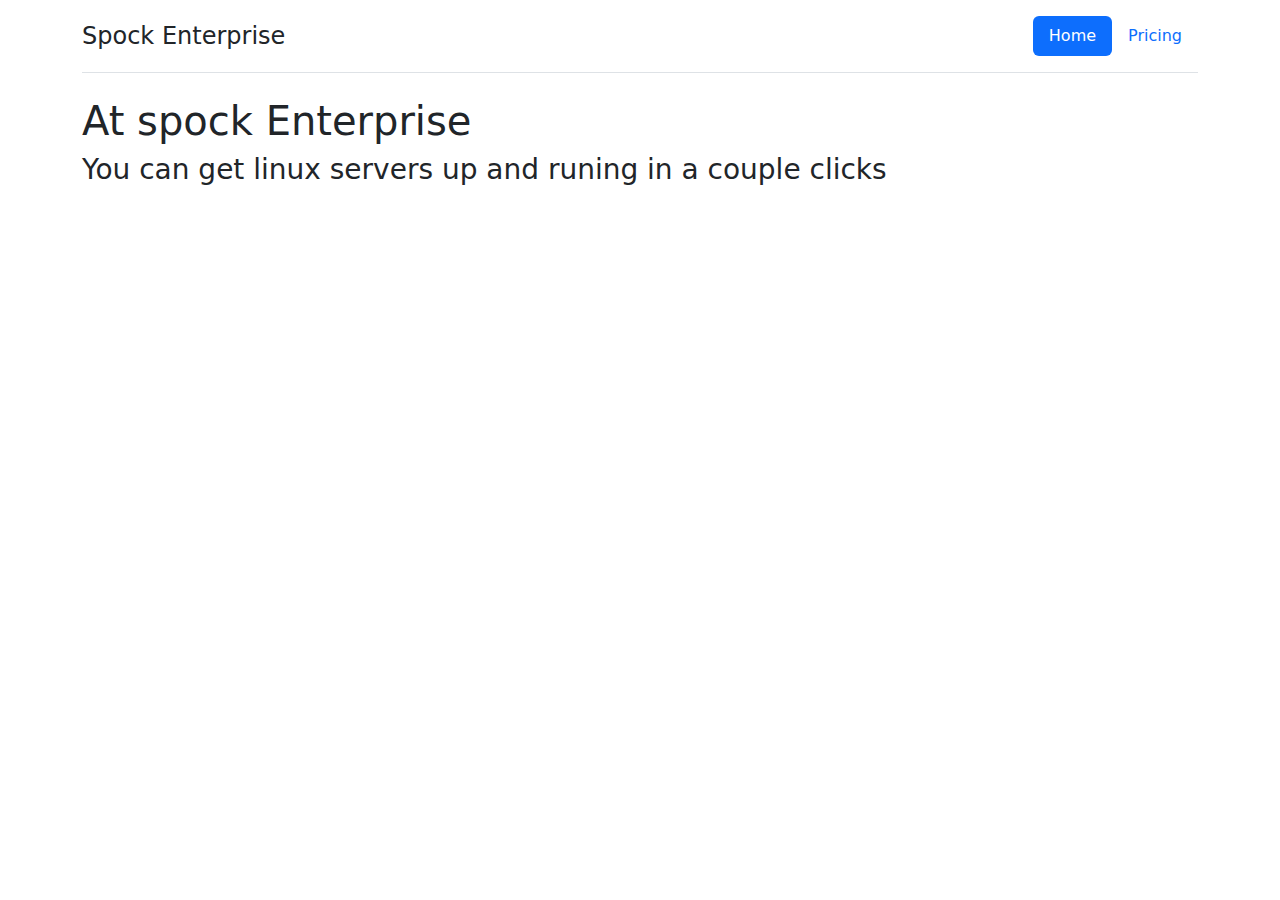
<file: index.html>
<!doctype html>
<html lang="en">
  <head>
    <meta charset="utf-8">
    <meta name="viewport" content="width=device-width, initial-scale=1">
    <meta name="description" content="">
    <meta name="author" content="Mark Otto, Jacob Thornton, and Bootstrap contributors">
    <meta name="generator" content="Hugo 0.104.2">
    <title>Home</title>

    <link rel="canonical" href="https://getbootstrap.com/docs/5.2/examples/headers/">

    

    

<link href="../assets/dist/css/bootstrap.min.css" rel="stylesheet">

    <style>
      .bd-placeholder-img {
        font-size: 1.125rem;
        text-anchor: middle;
        -webkit-user-select: none;
        -moz-user-select: none;
        user-select: none;
      }

      @media (min-width: 768px) {
        .bd-placeholder-img-lg {
          font-size: 3.5rem;
        }
      }

      .b-example-divider {
        height: 3rem;
        background-color: rgba(0, 0, 0, .1);
        border: solid rgba(0, 0, 0, .15);
        border-width: 1px 0;
        box-shadow: inset 0 .5em 1.5em rgba(0, 0, 0, .1), inset 0 .125em .5em rgba(0, 0, 0, .15);
      }

      .b-example-vr {
        flex-shrink: 0;
        width: 1.5rem;
        height: 100vh;
      }

      .bi {
        vertical-align: -.125em;
        fill: currentColor;
      }

      .nav-scroller {
        position: relative;
        z-index: 2;
        height: 2.75rem;
        overflow-y: hidden;
      }

      .nav-scroller .nav {
        display: flex;
        flex-wrap: nowrap;
        padding-bottom: 1rem;
        margin-top: -1px;
        overflow-x: auto;
        text-align: center;
        white-space: nowrap;
        -webkit-overflow-scrolling: touch;
      }
    </style>

    
    <!-- Custom styles for this template -->
    <link href="headers.css" rel="stylesheet">
  </head>
  <body>
    
<svg xmlns="http://www.w3.org/2000/svg" style="display: none;">
  <symbol id="bootstrap" viewBox="0 0 118 94">
    <title>Bootstrap</title>
    <path fill-rule="evenodd" clip-rule="evenodd" d="M24.509 0c-6.733 0-11.715 5.893-11.492 12.284.214 6.14-.064 14.092-2.066 20.577C8.943 39.365 5.547 43.485 0 44.014v5.972c5.547.529 8.943 4.649 10.951 11.153 2.002 6.485 2.28 14.437 2.066 20.577C12.794 88.106 17.776 94 24.51 94H93.5c6.733 0 11.714-5.893 11.491-12.284-.214-6.14.064-14.092 2.066-20.577 2.009-6.504 5.396-10.624 10.943-11.153v-5.972c-5.547-.529-8.934-4.649-10.943-11.153-2.002-6.484-2.28-14.437-2.066-20.577C105.214 5.894 100.233 0 93.5 0H24.508zM80 57.863C80 66.663 73.436 72 62.543 72H44a2 2 0 01-2-2V24a2 2 0 012-2h18.437c9.083 0 15.044 4.92 15.044 12.474 0 5.302-4.01 10.049-9.119 10.88v.277C75.317 46.394 80 51.21 80 57.863zM60.521 28.34H49.948v14.934h8.905c6.884 0 10.68-2.772 10.68-7.727 0-4.643-3.264-7.207-9.012-7.207zM49.948 49.2v16.458H60.91c7.167 0 10.964-2.876 10.964-8.281 0-5.406-3.903-8.178-11.425-8.178H49.948z"></path>
  </symbol>
  <symbol id="home" viewBox="0 0 16 16">
    <path d="M8.354 1.146a.5.5 0 0 0-.708 0l-6 6A.5.5 0 0 0 1.5 7.5v7a.5.5 0 0 0 .5.5h4.5a.5.5 0 0 0 .5-.5v-4h2v4a.5.5 0 0 0 .5.5H14a.5.5 0 0 0 .5-.5v-7a.5.5 0 0 0-.146-.354L13 5.793V2.5a.5.5 0 0 0-.5-.5h-1a.5.5 0 0 0-.5.5v1.293L8.354 1.146zM2.5 14V7.707l5.5-5.5 5.5 5.5V14H10v-4a.5.5 0 0 0-.5-.5h-3a.5.5 0 0 0-.5.5v4H2.5z"/>
  </symbol>
  <symbol id="speedometer2" viewBox="0 0 16 16">
    <path d="M8 4a.5.5 0 0 1 .5.5V6a.5.5 0 0 1-1 0V4.5A.5.5 0 0 1 8 4zM3.732 5.732a.5.5 0 0 1 .707 0l.915.914a.5.5 0 1 1-.708.708l-.914-.915a.5.5 0 0 1 0-.707zM2 10a.5.5 0 0 1 .5-.5h1.586a.5.5 0 0 1 0 1H2.5A.5.5 0 0 1 2 10zm9.5 0a.5.5 0 0 1 .5-.5h1.5a.5.5 0 0 1 0 1H12a.5.5 0 0 1-.5-.5zm.754-4.246a.389.389 0 0 0-.527-.02L7.547 9.31a.91.91 0 1 0 1.302 1.258l3.434-4.297a.389.389 0 0 0-.029-.518z"/>
    <path fill-rule="evenodd" d="M0 10a8 8 0 1 1 15.547 2.661c-.442 1.253-1.845 1.602-2.932 1.25C11.309 13.488 9.475 13 8 13c-1.474 0-3.31.488-4.615.911-1.087.352-2.49.003-2.932-1.25A7.988 7.988 0 0 1 0 10zm8-7a7 7 0 0 0-6.603 9.329c.203.575.923.876 1.68.63C4.397 12.533 6.358 12 8 12s3.604.532 4.923.96c.757.245 1.477-.056 1.68-.631A7 7 0 0 0 8 3z"/>
  </symbol>
  <symbol id="table" viewBox="0 0 16 16">
    <path d="M0 2a2 2 0 0 1 2-2h12a2 2 0 0 1 2 2v12a2 2 0 0 1-2 2H2a2 2 0 0 1-2-2V2zm15 2h-4v3h4V4zm0 4h-4v3h4V8zm0 4h-4v3h3a1 1 0 0 0 1-1v-2zm-5 3v-3H6v3h4zm-5 0v-3H1v2a1 1 0 0 0 1 1h3zm-4-4h4V8H1v3zm0-4h4V4H1v3zm5-3v3h4V4H6zm4 4H6v3h4V8z"/>
  </symbol>
  <symbol id="people-circle" viewBox="0 0 16 16">
    <path d="M11 6a3 3 0 1 1-6 0 3 3 0 0 1 6 0z"/>
    <path fill-rule="evenodd" d="M0 8a8 8 0 1 1 16 0A8 8 0 0 1 0 8zm8-7a7 7 0 0 0-5.468 11.37C3.242 11.226 4.805 10 8 10s4.757 1.225 5.468 2.37A7 7 0 0 0 8 1z"/>
  </symbol>
  <symbol id="grid" viewBox="0 0 16 16">
    <path d="M1 2.5A1.5 1.5 0 0 1 2.5 1h3A1.5 1.5 0 0 1 7 2.5v3A1.5 1.5 0 0 1 5.5 7h-3A1.5 1.5 0 0 1 1 5.5v-3zM2.5 2a.5.5 0 0 0-.5.5v3a.5.5 0 0 0 .5.5h3a.5.5 0 0 0 .5-.5v-3a.5.5 0 0 0-.5-.5h-3zm6.5.5A1.5 1.5 0 0 1 10.5 1h3A1.5 1.5 0 0 1 15 2.5v3A1.5 1.5 0 0 1 13.5 7h-3A1.5 1.5 0 0 1 9 5.5v-3zm1.5-.5a.5.5 0 0 0-.5.5v3a.5.5 0 0 0 .5.5h3a.5.5 0 0 0 .5-.5v-3a.5.5 0 0 0-.5-.5h-3zM1 10.5A1.5 1.5 0 0 1 2.5 9h3A1.5 1.5 0 0 1 7 10.5v3A1.5 1.5 0 0 1 5.5 15h-3A1.5 1.5 0 0 1 1 13.5v-3zm1.5-.5a.5.5 0 0 0-.5.5v3a.5.5 0 0 0 .5.5h3a.5.5 0 0 0 .5-.5v-3a.5.5 0 0 0-.5-.5h-3zm6.5.5A1.5 1.5 0 0 1 10.5 9h3a1.5 1.5 0 0 1 1.5 1.5v3a1.5 1.5 0 0 1-1.5 1.5h-3A1.5 1.5 0 0 1 9 13.5v-3zm1.5-.5a.5.5 0 0 0-.5.5v3a.5.5 0 0 0 .5.5h3a.5.5 0 0 0 .5-.5v-3a.5.5 0 0 0-.5-.5h-3z"/>
  </symbol>
</svg>

<main>
  <h1 class="visually-hidden">Headers examples</h1>

  <div class="container">
    <header class="d-flex flex-wrap justify-content-center py-3 mb-4 border-bottom">
      <a href="/" class="d-flex align-items-center mb-3 mb-md-0 me-md-auto text-dark text-decoration-none">
        <span class="fs-4">Spock Enterprise</span>
      </a>

      <ul class="nav nav-pills">
        <li class="nav-item"><a href="" class="nav-link active" aria-current="page">Home</a></li>
        <li class="nav-item"><a href="/pricing/" class="nav-link">Pricing</a></li>
      </ul>
    </header>


    <h1>At spock Enterprise</h1>
    <h3>You can get linux servers up and runing in a couple clicks</h3>
  </div>
</file>
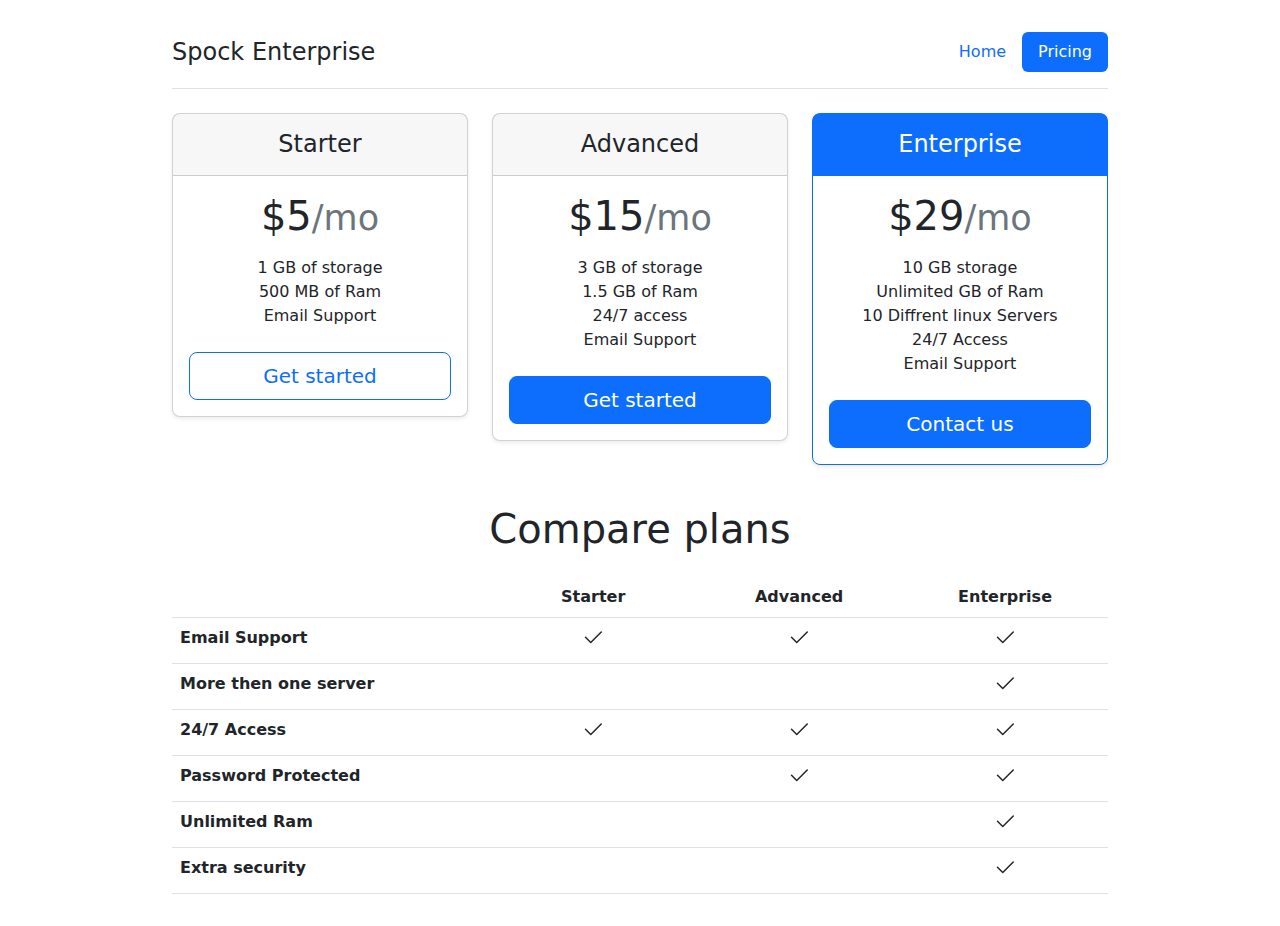
<file: pricing/index.html>
<!doctype html>
<html lang="en">
  <head>
    <meta charset="utf-8">
    <meta name="viewport" content="width=device-width, initial-scale=1">
    <meta name="description" content="">
    <meta name="author" content="Mark Otto, Jacob Thornton, and Bootstrap contributors">
    <meta name="generator" content="Hugo 0.104.2">
    <title>Pricing</title>

    <link rel="canonical" href="https://getbootstrap.com/docs/5.2/examples/pricing/">

    

    

<link href="../assets/dist/css/bootstrap.min.css" rel="stylesheet">

    <style>
      .bd-placeholder-img {
        font-size: 1.125rem;
        text-anchor: middle;
        -webkit-user-select: none;
        -moz-user-select: none;
        user-select: none;
      }

      @media (min-width: 768px) {
        .bd-placeholder-img-lg {
          font-size: 3.5rem;
        }
      }

      .b-example-divider {
        height: 3rem;
        background-color: rgba(0, 0, 0, .1);
        border: solid rgba(0, 0, 0, .15);
        border-width: 1px 0;
        box-shadow: inset 0 .5em 1.5em rgba(0, 0, 0, .1), inset 0 .125em .5em rgba(0, 0, 0, .15);
      }

      .b-example-vr {
        flex-shrink: 0;
        width: 1.5rem;
        height: 100vh;
      }

      .bi {
        vertical-align: -.125em;
        fill: currentColor;
      }

      .nav-scroller {
        position: relative;
        z-index: 2;
        height: 2.75rem;
        overflow-y: hidden;
      }

      .nav-scroller .nav {
        display: flex;
        flex-wrap: nowrap;
        padding-bottom: 1rem;
        margin-top: -1px;
        overflow-x: auto;
        text-align: center;
        white-space: nowrap;
        -webkit-overflow-scrolling: touch;
      }
    </style>

    
    <!-- Custom styles for this template -->
    <link href="pricing.css" rel="stylesheet">
    <link rel="stylesheet" href="/header.css">
  </head>
  <body>
    
<svg xmlns="http://www.w3.org/2000/svg" style="display: none;">
  <symbol id="check" viewBox="0 0 16 16">
    <title>Check</title>
    <path d="M13.854 3.646a.5.5 0 0 1 0 .708l-7 7a.5.5 0 0 1-.708 0l-3.5-3.5a.5.5 0 1 1 .708-.708L6.5 10.293l6.646-6.647a.5.5 0 0 1 .708 0z"/>
  </symbol>
</svg>

<div class="container py-3">
  <header class="d-flex flex-wrap justify-content-center py-3 mb-4 border-bottom">
    <a href="/" class="d-flex align-items-center mb-3 mb-md-0 me-md-auto text-dark text-decoration-none">
      <span class="fs-4">Spock Enterprise</span>
    </a>

    <ul class="nav nav-pills">
      <li class="nav-item"><a href="/index.html" class="nav-link">Home</a></li>
      <li class="nav-item"><a href="/pricing" class="nav-link active" aria-current="page">Pricing</a></li>
    </ul>
  </header>

  <main>
    <div class="row row-cols-1 row-cols-md-3 mb-3 text-center">
      <div class="col">
        <div class="card mb-4 rounded-3 shadow-sm">
          <div class="card-header py-3">
            <h4 class="my-0 fw-normal">Starter</h4>
          </div>
          <div class="card-body">
            <h1 class="card-title pricing-card-title">$5<small class="text-muted fw-light">/mo</small></h1>
            <ul class="list-unstyled mt-3 mb-4">
              <li></li>
              <li>1 GB of storage</li>
              <li>500 MB of Ram</li>
              <li>Email Support</li>
            </ul>
            <button type="button" class="w-100 btn btn-lg btn-outline-primary">Get started</button>
          </div>
        </div>
      </div>
      <div class="col">
        <div class="card mb-4 rounded-3 shadow-sm">
          <div class="card-header py-3">
            <h4 class="my-0 fw-normal">Advanced</h4>
          </div>
          <div class="card-body">
            <h1 class="card-title pricing-card-title">$15<small class="text-muted fw-light">/mo</small></h1>
            <ul class="list-unstyled mt-3 mb-4">
              <li>3 GB of storage</li>
              <li>1.5 GB of Ram</li>
              <li>24/7 access</li>
              <li>Email Support</li>
            </ul>
            <button type="button" class="w-100 btn btn-lg btn-primary">Get started</button>
          </div>
        </div>
      </div>
      <div class="col">
        <div class="card mb-4 rounded-3 shadow-sm border-primary">
          <div class="card-header py-3 text-bg-primary border-primary">
            <h4 class="my-0 fw-normal">Enterprise</h4>
          </div>
          <div class="card-body">
            <h1 class="card-title pricing-card-title">$29<small class="text-muted fw-light">/mo</small></h1>
            <ul class="list-unstyled mt-3 mb-4">
              <li>10 GB storage</li>
              <li>Unlimited GB of Ram</li>
              <li>10 Diffrent linux Servers</li>
              <li>24/7 Access</li>
              <li>Email Support</li>
            </ul>
            <button type="button" class="w-100 btn btn-lg btn-primary">Contact us</button>
          </div>
        </div>
      </div>
    </div>

    <h2 class="display-6 text-center mb-4">Compare plans</h2>

    <div class="table-responsive">
      <table class="table text-center">
        <thead>
          <tr>
            <th style="width: 34%;"></th>
            <th style="width: 22%;">Starter</th>
            <th style="width: 22%;">Advanced</th>
            <th style="width: 22%;">Enterprise</th>
          </tr>
        </thead>
        <tbody>
          <tr>
            <th scope="row" class="text-start">Email Support</th>
            <td><svg class="bi" width="24" height="24"><use xlink:href="#check"/></svg></td>
            <td><svg class="bi" width="24" height="24"><use xlink:href="#check"/></svg></td>
            <td><svg class="bi" width="24" height="24"><use xlink:href="#check"/></svg></td>
          </tr>
          <tr>
            <th scope="row" class="text-start">More then one server</th>
            <td></td>
            <td></td>
            <td><svg class="bi" width="24" height="24"><use xlink:href="#check"/></svg></td>
          </tr>
        </tbody>

        <tbody>
          <tr>
            <th scope="row" class="text-start">24/7 Access</th>
            <td><svg class="bi" width="24" height="24"><use xlink:href="#check"/></svg></td>
            <td><svg class="bi" width="24" height="24"><use xlink:href="#check"/></svg></td>
            <td><svg class="bi" width="24" height="24"><use xlink:href="#check"/></svg></td>
          </tr>
          <tr>
            <th scope="row" class="text-start">Password Protected</th>
            <td></td>
            <td><svg class="bi" width="24" height="24"><use xlink:href="#check"/></svg></td>
            <td><svg class="bi" width="24" height="24"><use xlink:href="#check"/></svg></td>
          </tr>
          <tr>
            <th scope="row" class="text-start">Unlimited Ram</th>
            <td></td>
            <td></td>
            <td><svg class="bi" width="24" height="24"><use xlink:href="#check"/></svg></td>
          </tr>
          <tr>
            <th scope="row" class="text-start">Extra security</th>
            <td></td>
            <td></td>
            <td><svg class="bi" width="24" height="24"><use xlink:href="#check"/></svg></td>
          </tr>
        </tbody>
      </table>
    </div>
  </main>
</div>


    
  </body>
</html>
</file>
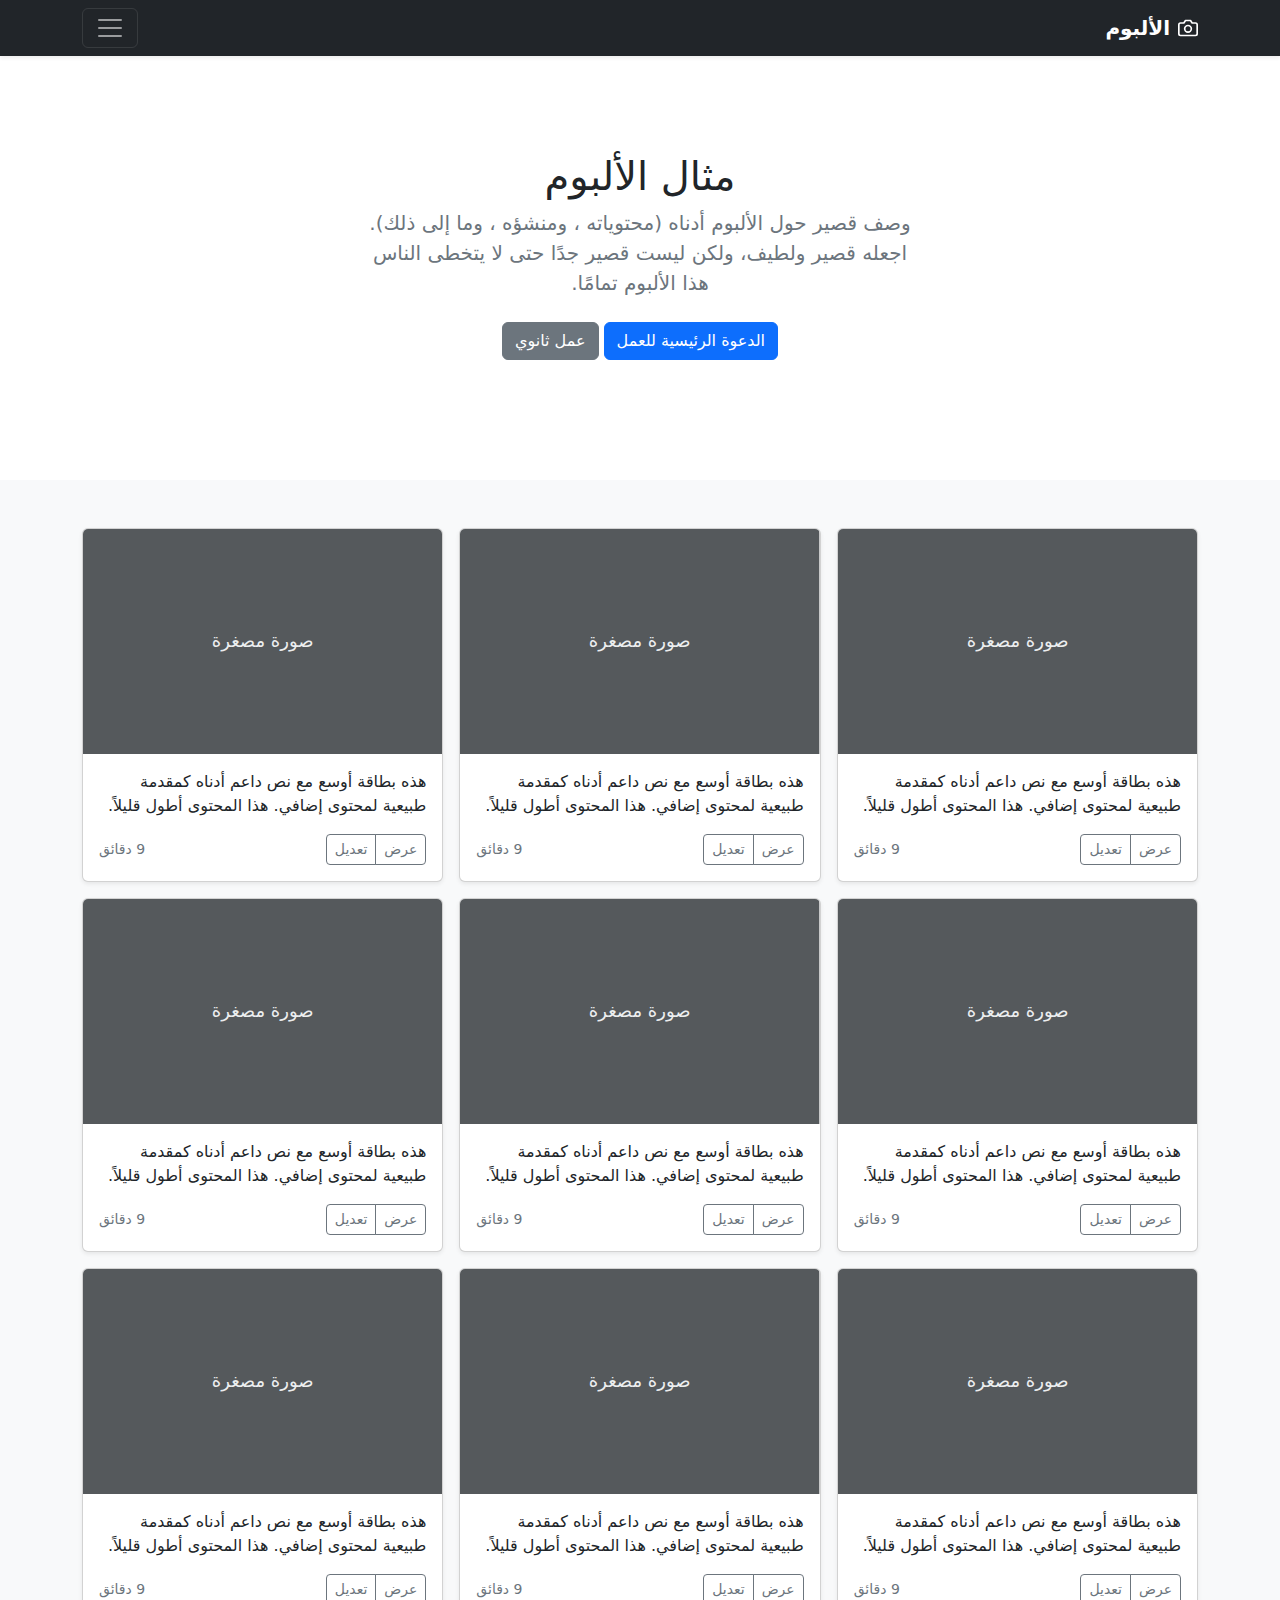
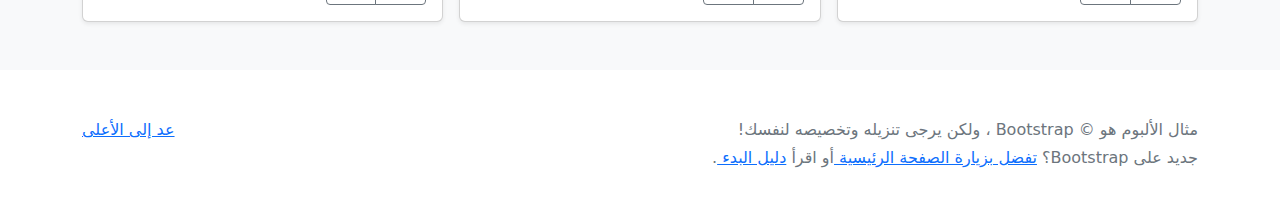
<file: bootstrap/bootstrap-5.2.3-examples/album-rtl/index.html>
<!doctype html>
<html lang="ar" dir="rtl">
  <head>
    <meta charset="utf-8">
    <meta name="viewport" content="width=device-width, initial-scale=1">
    <meta name="description" content="">
    <meta name="author" content="Mark Otto, Jacob Thornton, and Bootstrap contributors">
    <meta name="generator" content="Hugo 0.104.2">
    <title>مثال الألبوم · Bootstrap v5.2</title>

    <link rel="canonical" href="https://getbootstrap.com/docs/5.2/examples/album-rtl/">

    

    

<link href="../assets/dist/css/bootstrap.rtl.min.css" rel="stylesheet">

    <style>
      .bd-placeholder-img {
        font-size: 1.125rem;
        text-anchor: middle;
        -webkit-user-select: none;
        -moz-user-select: none;
        user-select: none;
      }

      @media (min-width: 768px) {
        .bd-placeholder-img-lg {
          font-size: 3.5rem;
        }
      }

      .b-example-divider {
        height: 3rem;
        background-color: rgba(0, 0, 0, .1);
        border: solid rgba(0, 0, 0, .15);
        border-width: 1px 0;
        box-shadow: inset 0 .5em 1.5em rgba(0, 0, 0, .1), inset 0 .125em .5em rgba(0, 0, 0, .15);
      }

      .b-example-vr {
        flex-shrink: 0;
        width: 1.5rem;
        height: 100vh;
      }

      .bi {
        vertical-align: -.125em;
        fill: currentColor;
      }

      .nav-scroller {
        position: relative;
        z-index: 2;
        height: 2.75rem;
        overflow-y: hidden;
      }

      .nav-scroller .nav {
        display: flex;
        flex-wrap: nowrap;
        padding-bottom: 1rem;
        margin-top: -1px;
        overflow-x: auto;
        text-align: center;
        white-space: nowrap;
        -webkit-overflow-scrolling: touch;
      }
    </style>

    
  </head>
  <body>
    
<header>
  <div class="collapse bg-dark" id="navbarHeader">
    <div class="container">
      <div class="row">
        <div class="col-sm-8 col-md-7 py-4">
          <h4 class="text-white">حول</h4>
          <p class="text-muted">أضف بعض المعلومات حول الألبوم، المؤلف، أو أي سياق خلفية آخر. اجعلها بضع جمل حتى يتمكن الزوار من التقاط بعض التلميحات المفيدة. ثم اربطها ببعض مواقع التواصل الاجتماعي أو معلومات الاتصال.</p>
        </div>
        <div class="col-sm-4 offset-md-1 py-4">
          <h4 class="text-white">تواصل معي</h4>
          <ul class="list-unstyled">
            <li><a href="#" class="text-white">تابعني على تويتر</a></li>
            <li><a href="#" class="text-white">شاركني الإعجاب في فيسبوك</a></li>
            <li><a href="#" class="text-white">راسلني على البريد الإلكتروني</a></li>
          </ul>
        </div>
      </div>
    </div>
  </div>
  <div class="navbar navbar-dark bg-dark shadow-sm">
    <div class="container">
      <a href="#" class="navbar-brand d-flex align-items-center">
        <svg xmlns="http://www.w3.org/2000/svg" width="20" height="20" fill="none" stroke="currentColor" stroke-linecap="round" stroke-linejoin="round" stroke-width="2" aria-hidden="true" class="me-2" viewBox="0 0 24 24"><path d="M23 19a2 2 0 0 1-2 2H3a2 2 0 0 1-2-2V8a2 2 0 0 1 2-2h4l2-3h6l2 3h4a2 2 0 0 1 2 2z"/><circle cx="12" cy="13" r="4"/></svg>
        <strong>الألبوم</strong>
      </a>
      <button class="navbar-toggler" type="button" data-bs-toggle="collapse" data-bs-target="#navbarHeader" aria-controls="navbarHeader" aria-expanded="false" aria-label="تبديل التنقل">
        <span class="navbar-toggler-icon"></span>
      </button>
    </div>
  </div>
</header>

<main>

  <section class="py-5 text-center container">
    <div class="row py-lg-5">
      <div class="col-lg-6 col-md-8 mx-auto">
        <h1 class="fw-light">مثال الألبوم</h1>
        <p class="lead text-muted">وصف قصير حول الألبوم أدناه (محتوياته ، ومنشؤه ، وما إلى ذلك). اجعله قصير ولطيف، ولكن ليست قصير جدًا حتى لا يتخطى الناس هذا الألبوم تمامًا.</p>
        <p>
          <a href="#" class="btn btn-primary my-2">الدعوة الرئيسية للعمل</a>
          <a href="#" class="btn btn-secondary my-2">عمل ثانوي</a>
        </p>
      </div>
    </div>
  </section>

  <div class="album py-5 bg-light">
    <div class="container">

      <div class="row row-cols-1 row-cols-sm-2 row-cols-md-3 g-3">
        <div class="col">
          <div class="card shadow-sm">
            <svg class="bd-placeholder-img card-img-top" width="100%" height="225" xmlns="http://www.w3.org/2000/svg" role="img" aria-label="Placeholder: صورة مصغرة" preserveAspectRatio="xMidYMid slice" focusable="false"><title>Placeholder</title><rect width="100%" height="100%" fill="#55595c"/><text x="50%" y="50%" fill="#eceeef" dy=".3em">صورة مصغرة</text></svg>

            <div class="card-body">
              <p class="card-text">هذه بطاقة أوسع مع نص داعم أدناه كمقدمة طبيعية لمحتوى إضافي. هذا المحتوى أطول قليلاً.</p>
              <div class="d-flex justify-content-between align-items-center">
                <div class="btn-group">
                  <button type="button" class="btn btn-sm btn-outline-secondary">عرض</button>
                  <button type="button" class="btn btn-sm btn-outline-secondary">تعديل</button>
                </div>
                <small class="text-muted">9 دقائق</small>
              </div>
            </div>
          </div>
        </div>
        <div class="col">
          <div class="card shadow-sm">
            <svg class="bd-placeholder-img card-img-top" width="100%" height="225" xmlns="http://www.w3.org/2000/svg" role="img" aria-label="Placeholder: صورة مصغرة" preserveAspectRatio="xMidYMid slice" focusable="false"><title>Placeholder</title><rect width="100%" height="100%" fill="#55595c"/><text x="50%" y="50%" fill="#eceeef" dy=".3em">صورة مصغرة</text></svg>

            <div class="card-body">
              <p class="card-text">هذه بطاقة أوسع مع نص داعم أدناه كمقدمة طبيعية لمحتوى إضافي. هذا المحتوى أطول قليلاً.</p>
              <div class="d-flex justify-content-between align-items-center">
                <div class="btn-group">
                  <button type="button" class="btn btn-sm btn-outline-secondary">عرض</button>
                  <button type="button" class="btn btn-sm btn-outline-secondary">تعديل</button>
                </div>
                <small class="text-muted">9 دقائق</small>
              </div>
            </div>
          </div>
        </div>
        <div class="col">
          <div class="card shadow-sm">
            <svg class="bd-placeholder-img card-img-top" width="100%" height="225" xmlns="http://www.w3.org/2000/svg" role="img" aria-label="Placeholder: صورة مصغرة" preserveAspectRatio="xMidYMid slice" focusable="false"><title>Placeholder</title><rect width="100%" height="100%" fill="#55595c"/><text x="50%" y="50%" fill="#eceeef" dy=".3em">صورة مصغرة</text></svg>

            <div class="card-body">
              <p class="card-text">هذه بطاقة أوسع مع نص داعم أدناه كمقدمة طبيعية لمحتوى إضافي. هذا المحتوى أطول قليلاً.</p>
              <div class="d-flex justify-content-between align-items-center">
                <div class="btn-group">
                  <button type="button" class="btn btn-sm btn-outline-secondary">عرض</button>
                  <button type="button" class="btn btn-sm btn-outline-secondary">تعديل</button>
                </div>
                <small class="text-muted">9 دقائق</small>
              </div>
            </div>
          </div>
        </div>

        <div class="col">
          <div class="card shadow-sm">
            <svg class="bd-placeholder-img card-img-top" width="100%" height="225" xmlns="http://www.w3.org/2000/svg" role="img" aria-label="Placeholder: صورة مصغرة" preserveAspectRatio="xMidYMid slice" focusable="false"><title>Placeholder</title><rect width="100%" height="100%" fill="#55595c"/><text x="50%" y="50%" fill="#eceeef" dy=".3em">صورة مصغرة</text></svg>

            <div class="card-body">
              <p class="card-text">هذه بطاقة أوسع مع نص داعم أدناه كمقدمة طبيعية لمحتوى إضافي. هذا المحتوى أطول قليلاً.</p>
              <div class="d-flex justify-content-between align-items-center">
                <div class="btn-group">
                  <button type="button" class="btn btn-sm btn-outline-secondary">عرض</button>
                  <button type="button" class="btn btn-sm btn-outline-secondary">تعديل</button>
                </div>
                <small class="text-muted">9 دقائق</small>
              </div>
            </div>
          </div>
        </div>
        <div class="col">
          <div class="card shadow-sm">
            <svg class="bd-placeholder-img card-img-top" width="100%" height="225" xmlns="http://www.w3.org/2000/svg" role="img" aria-label="Placeholder: صورة مصغرة" preserveAspectRatio="xMidYMid slice" focusable="false"><title>Placeholder</title><rect width="100%" height="100%" fill="#55595c"/><text x="50%" y="50%" fill="#eceeef" dy=".3em">صورة مصغرة</text></svg>

            <div class="card-body">
              <p class="card-text">هذه بطاقة أوسع مع نص داعم أدناه كمقدمة طبيعية لمحتوى إضافي. هذا المحتوى أطول قليلاً.</p>
              <div class="d-flex justify-content-between align-items-center">
                <div class="btn-group">
                  <button type="button" class="btn btn-sm btn-outline-secondary">عرض</button>
                  <button type="button" class="btn btn-sm btn-outline-secondary">تعديل</button>
                </div>
                <small class="text-muted">9 دقائق</small>
              </div>
            </div>
          </div>
        </div>
        <div class="col">
          <div class="card shadow-sm">
            <svg class="bd-placeholder-img card-img-top" width="100%" height="225" xmlns="http://www.w3.org/2000/svg" role="img" aria-label="Placeholder: صورة مصغرة" preserveAspectRatio="xMidYMid slice" focusable="false"><title>Placeholder</title><rect width="100%" height="100%" fill="#55595c"/><text x="50%" y="50%" fill="#eceeef" dy=".3em">صورة مصغرة</text></svg>

            <div class="card-body">
              <p class="card-text">هذه بطاقة أوسع مع نص داعم أدناه كمقدمة طبيعية لمحتوى إضافي. هذا المحتوى أطول قليلاً.</p>
              <div class="d-flex justify-content-between align-items-center">
                <div class="btn-group">
                  <button type="button" class="btn btn-sm btn-outline-secondary">عرض</button>
                  <button type="button" class="btn btn-sm btn-outline-secondary">تعديل</button>
                </div>
                <small class="text-muted">9 دقائق</small>
              </div>
            </div>
          </div>
        </div>

        <div class="col">
          <div class="card shadow-sm">
            <svg class="bd-placeholder-img card-img-top" width="100%" height="225" xmlns="http://www.w3.org/2000/svg" role="img" aria-label="Placeholder: صورة مصغرة" preserveAspectRatio="xMidYMid slice" focusable="false"><title>Placeholder</title><rect width="100%" height="100%" fill="#55595c"/><text x="50%" y="50%" fill="#eceeef" dy=".3em">صورة مصغرة</text></svg>

            <div class="card-body">
              <p class="card-text">هذه بطاقة أوسع مع نص داعم أدناه كمقدمة طبيعية لمحتوى إضافي. هذا المحتوى أطول قليلاً.</p>
              <div class="d-flex justify-content-between align-items-center">
                <div class="btn-group">
                  <button type="button" class="btn btn-sm btn-outline-secondary">عرض</button>
                  <button type="button" class="btn btn-sm btn-outline-secondary">تعديل</button>
                </div>
                <small class="text-muted">9 دقائق</small>
              </div>
            </div>
          </div>
        </div>
        <div class="col">
          <div class="card shadow-sm">
            <svg class="bd-placeholder-img card-img-top" width="100%" height="225" xmlns="http://www.w3.org/2000/svg" role="img" aria-label="Placeholder: صورة مصغرة" preserveAspectRatio="xMidYMid slice" focusable="false"><title>Placeholder</title><rect width="100%" height="100%" fill="#55595c"/><text x="50%" y="50%" fill="#eceeef" dy=".3em">صورة مصغرة</text></svg>

            <div class="card-body">
              <p class="card-text">هذه بطاقة أوسع مع نص داعم أدناه كمقدمة طبيعية لمحتوى إضافي. هذا المحتوى أطول قليلاً.</p>
              <div class="d-flex justify-content-between align-items-center">
                <div class="btn-group">
                  <button type="button" class="btn btn-sm btn-outline-secondary">عرض</button>
                  <button type="button" class="btn btn-sm btn-outline-secondary">تعديل</button>
                </div>
                <small class="text-muted">9 دقائق</small>
              </div>
            </div>
          </div>
        </div>
        <div class="col">
          <div class="card shadow-sm">
            <svg class="bd-placeholder-img card-img-top" width="100%" height="225" xmlns="http://www.w3.org/2000/svg" role="img" aria-label="Placeholder: صورة مصغرة" preserveAspectRatio="xMidYMid slice" focusable="false"><title>Placeholder</title><rect width="100%" height="100%" fill="#55595c"/><text x="50%" y="50%" fill="#eceeef" dy=".3em">صورة مصغرة</text></svg>

            <div class="card-body">
              <p class="card-text">هذه بطاقة أوسع مع نص داعم أدناه كمقدمة طبيعية لمحتوى إضافي. هذا المحتوى أطول قليلاً.</p>
              <div class="d-flex justify-content-between align-items-center">
                <div class="btn-group">
                  <button type="button" class="btn btn-sm btn-outline-secondary">عرض</button>
                  <button type="button" class="btn btn-sm btn-outline-secondary">تعديل</button>
                </div>
                <small class="text-muted">9 دقائق</small>
              </div>
            </div>
          </div>
        </div>
      </div>
    </div>
  </div>

</main>

<footer class="text-muted py-5">
  <div class="container">
    <p class="float-end mb-1">
      <a href="#">عد إلى الأعلى</a>
    </p>
    <p class="mb-1">مثال الألبوم هو © Bootstrap ، ولكن يرجى تنزيله وتخصيصه لنفسك!</p>
    <p class="mb-0">جديد على Bootstrap؟ <a href="/"> تفضل بزيارة الصفحة الرئيسية </a> أو اقرأ <a href="../getting-started/introduction/ "> دليل البدء </a>.</p>
  </div>
</footer>


    <script src="../assets/dist/js/bootstrap.bundle.min.js"></script>

      
  </body>
</html>
</file>
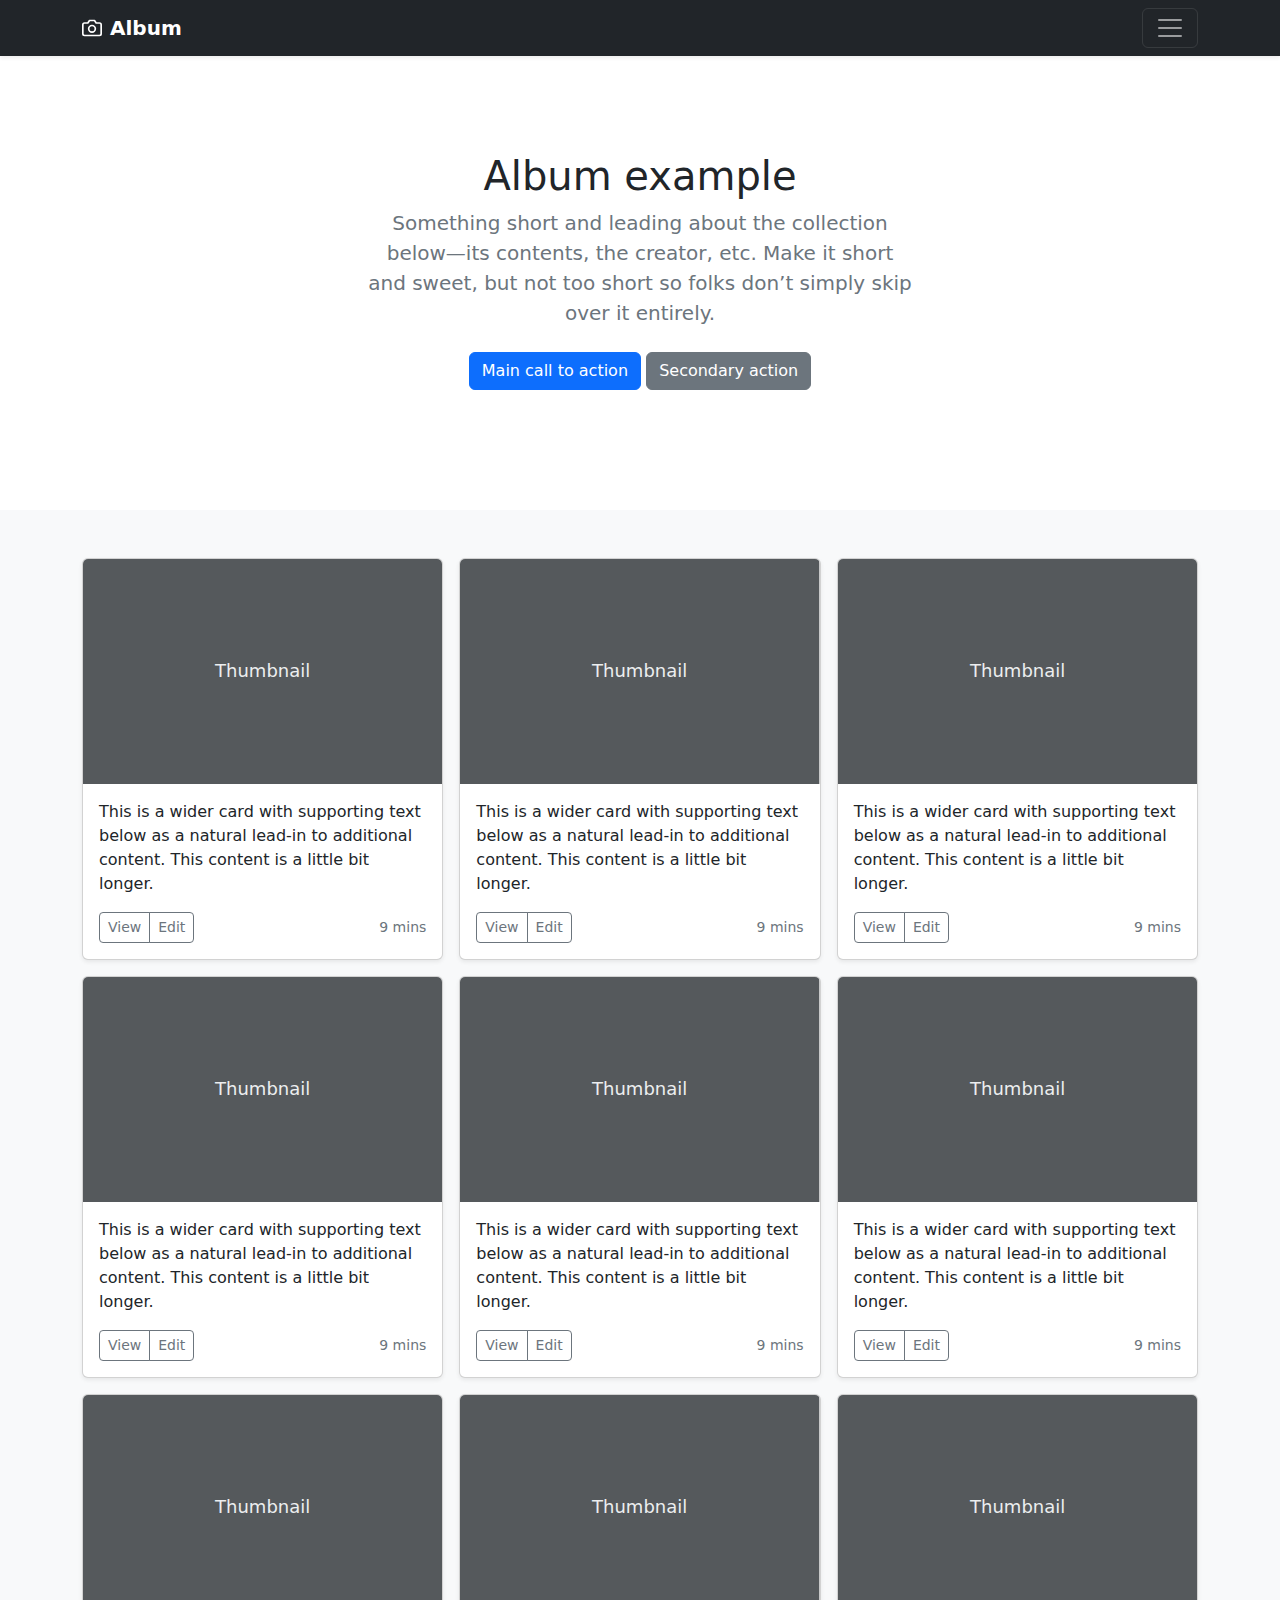
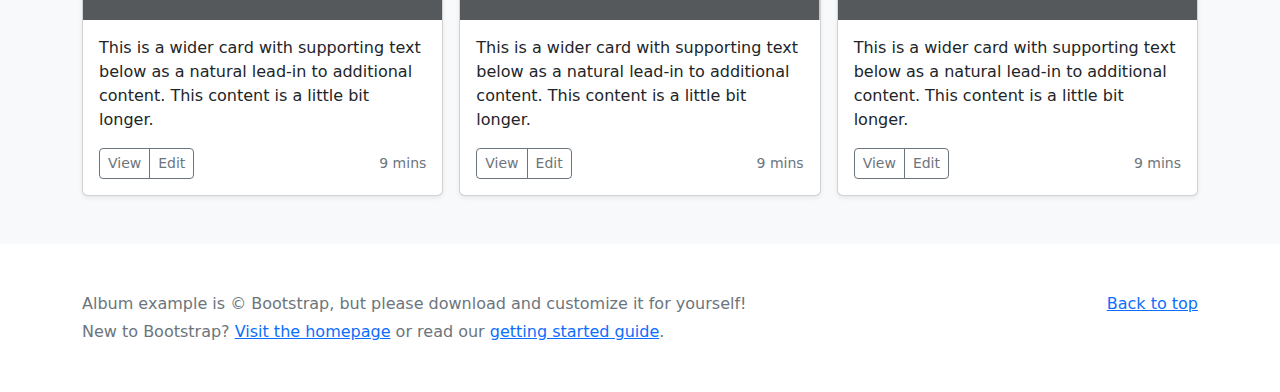
<file: bootstrap/bootstrap-5.2.3-examples/album/index.html>
<!doctype html>
<html lang="en">
  <head>
    <meta charset="utf-8">
    <meta name="viewport" content="width=device-width, initial-scale=1">
    <meta name="description" content="">
    <meta name="author" content="Mark Otto, Jacob Thornton, and Bootstrap contributors">
    <meta name="generator" content="Hugo 0.104.2">
    <title>Album example · Bootstrap v5.2</title>

    <link rel="canonical" href="https://getbootstrap.com/docs/5.2/examples/album/">

    

    

<link href="../assets/dist/css/bootstrap.min.css" rel="stylesheet">

    <style>
      .bd-placeholder-img {
        font-size: 1.125rem;
        text-anchor: middle;
        -webkit-user-select: none;
        -moz-user-select: none;
        user-select: none;
      }

      @media (min-width: 768px) {
        .bd-placeholder-img-lg {
          font-size: 3.5rem;
        }
      }

      .b-example-divider {
        height: 3rem;
        background-color: rgba(0, 0, 0, .1);
        border: solid rgba(0, 0, 0, .15);
        border-width: 1px 0;
        box-shadow: inset 0 .5em 1.5em rgba(0, 0, 0, .1), inset 0 .125em .5em rgba(0, 0, 0, .15);
      }

      .b-example-vr {
        flex-shrink: 0;
        width: 1.5rem;
        height: 100vh;
      }

      .bi {
        vertical-align: -.125em;
        fill: currentColor;
      }

      .nav-scroller {
        position: relative;
        z-index: 2;
        height: 2.75rem;
        overflow-y: hidden;
      }

      .nav-scroller .nav {
        display: flex;
        flex-wrap: nowrap;
        padding-bottom: 1rem;
        margin-top: -1px;
        overflow-x: auto;
        text-align: center;
        white-space: nowrap;
        -webkit-overflow-scrolling: touch;
      }
    </style>

    
  </head>
  <body>
    
<header>
  <div class="collapse bg-dark" id="navbarHeader">
    <div class="container">
      <div class="row">
        <div class="col-sm-8 col-md-7 py-4">
          <h4 class="text-white">About</h4>
          <p class="text-muted">Add some information about the album below, the author, or any other background context. Make it a few sentences long so folks can pick up some informative tidbits. Then, link them off to some social networking sites or contact information.</p>
        </div>
        <div class="col-sm-4 offset-md-1 py-4">
          <h4 class="text-white">Contact</h4>
          <ul class="list-unstyled">
            <li><a href="#" class="text-white">Follow on Twitter</a></li>
            <li><a href="#" class="text-white">Like on Facebook</a></li>
            <li><a href="#" class="text-white">Email me</a></li>
          </ul>
        </div>
      </div>
    </div>
  </div>
  <div class="navbar navbar-dark bg-dark shadow-sm">
    <div class="container">
      <a href="#" class="navbar-brand d-flex align-items-center">
        <svg xmlns="http://www.w3.org/2000/svg" width="20" height="20" fill="none" stroke="currentColor" stroke-linecap="round" stroke-linejoin="round" stroke-width="2" aria-hidden="true" class="me-2" viewBox="0 0 24 24"><path d="M23 19a2 2 0 0 1-2 2H3a2 2 0 0 1-2-2V8a2 2 0 0 1 2-2h4l2-3h6l2 3h4a2 2 0 0 1 2 2z"/><circle cx="12" cy="13" r="4"/></svg>
        <strong>Album</strong>
      </a>
      <button class="navbar-toggler" type="button" data-bs-toggle="collapse" data-bs-target="#navbarHeader" aria-controls="navbarHeader" aria-expanded="false" aria-label="Toggle navigation">
        <span class="navbar-toggler-icon"></span>
      </button>
    </div>
  </div>
</header>

<main>

  <section class="py-5 text-center container">
    <div class="row py-lg-5">
      <div class="col-lg-6 col-md-8 mx-auto">
        <h1 class="fw-light">Album example</h1>
        <p class="lead text-muted">Something short and leading about the collection below—its contents, the creator, etc. Make it short and sweet, but not too short so folks don’t simply skip over it entirely.</p>
        <p>
          <a href="#" class="btn btn-primary my-2">Main call to action</a>
          <a href="#" class="btn btn-secondary my-2">Secondary action</a>
        </p>
      </div>
    </div>
  </section>

  <div class="album py-5 bg-light">
    <div class="container">

      <div class="row row-cols-1 row-cols-sm-2 row-cols-md-3 g-3">
        <div class="col">
          <div class="card shadow-sm">
            <svg class="bd-placeholder-img card-img-top" width="100%" height="225" xmlns="http://www.w3.org/2000/svg" role="img" aria-label="Placeholder: Thumbnail" preserveAspectRatio="xMidYMid slice" focusable="false"><title>Placeholder</title><rect width="100%" height="100%" fill="#55595c"/><text x="50%" y="50%" fill="#eceeef" dy=".3em">Thumbnail</text></svg>

            <div class="card-body">
              <p class="card-text">This is a wider card with supporting text below as a natural lead-in to additional content. This content is a little bit longer.</p>
              <div class="d-flex justify-content-between align-items-center">
                <div class="btn-group">
                  <button type="button" class="btn btn-sm btn-outline-secondary">View</button>
                  <button type="button" class="btn btn-sm btn-outline-secondary">Edit</button>
                </div>
                <small class="text-muted">9 mins</small>
              </div>
            </div>
          </div>
        </div>
        <div class="col">
          <div class="card shadow-sm">
            <svg class="bd-placeholder-img card-img-top" width="100%" height="225" xmlns="http://www.w3.org/2000/svg" role="img" aria-label="Placeholder: Thumbnail" preserveAspectRatio="xMidYMid slice" focusable="false"><title>Placeholder</title><rect width="100%" height="100%" fill="#55595c"/><text x="50%" y="50%" fill="#eceeef" dy=".3em">Thumbnail</text></svg>

            <div class="card-body">
              <p class="card-text">This is a wider card with supporting text below as a natural lead-in to additional content. This content is a little bit longer.</p>
              <div class="d-flex justify-content-between align-items-center">
                <div class="btn-group">
                  <button type="button" class="btn btn-sm btn-outline-secondary">View</button>
                  <button type="button" class="btn btn-sm btn-outline-secondary">Edit</button>
                </div>
                <small class="text-muted">9 mins</small>
              </div>
            </div>
          </div>
        </div>
        <div class="col">
          <div class="card shadow-sm">
            <svg class="bd-placeholder-img card-img-top" width="100%" height="225" xmlns="http://www.w3.org/2000/svg" role="img" aria-label="Placeholder: Thumbnail" preserveAspectRatio="xMidYMid slice" focusable="false"><title>Placeholder</title><rect width="100%" height="100%" fill="#55595c"/><text x="50%" y="50%" fill="#eceeef" dy=".3em">Thumbnail</text></svg>

            <div class="card-body">
              <p class="card-text">This is a wider card with supporting text below as a natural lead-in to additional content. This content is a little bit longer.</p>
              <div class="d-flex justify-content-between align-items-center">
                <div class="btn-group">
                  <button type="button" class="btn btn-sm btn-outline-secondary">View</button>
                  <button type="button" class="btn btn-sm btn-outline-secondary">Edit</button>
                </div>
                <small class="text-muted">9 mins</small>
              </div>
            </div>
          </div>
        </div>

        <div class="col">
          <div class="card shadow-sm">
            <svg class="bd-placeholder-img card-img-top" width="100%" height="225" xmlns="http://www.w3.org/2000/svg" role="img" aria-label="Placeholder: Thumbnail" preserveAspectRatio="xMidYMid slice" focusable="false"><title>Placeholder</title><rect width="100%" height="100%" fill="#55595c"/><text x="50%" y="50%" fill="#eceeef" dy=".3em">Thumbnail</text></svg>

            <div class="card-body">
              <p class="card-text">This is a wider card with supporting text below as a natural lead-in to additional content. This content is a little bit longer.</p>
              <div class="d-flex justify-content-between align-items-center">
                <div class="btn-group">
                  <button type="button" class="btn btn-sm btn-outline-secondary">View</button>
                  <button type="button" class="btn btn-sm btn-outline-secondary">Edit</button>
                </div>
                <small class="text-muted">9 mins</small>
              </div>
            </div>
          </div>
        </div>
        <div class="col">
          <div class="card shadow-sm">
            <svg class="bd-placeholder-img card-img-top" width="100%" height="225" xmlns="http://www.w3.org/2000/svg" role="img" aria-label="Placeholder: Thumbnail" preserveAspectRatio="xMidYMid slice" focusable="false"><title>Placeholder</title><rect width="100%" height="100%" fill="#55595c"/><text x="50%" y="50%" fill="#eceeef" dy=".3em">Thumbnail</text></svg>

            <div class="card-body">
              <p class="card-text">This is a wider card with supporting text below as a natural lead-in to additional content. This content is a little bit longer.</p>
              <div class="d-flex justify-content-between align-items-center">
                <div class="btn-group">
                  <button type="button" class="btn btn-sm btn-outline-secondary">View</button>
                  <button type="button" class="btn btn-sm btn-outline-secondary">Edit</button>
                </div>
                <small class="text-muted">9 mins</small>
              </div>
            </div>
          </div>
        </div>
        <div class="col">
          <div class="card shadow-sm">
            <svg class="bd-placeholder-img card-img-top" width="100%" height="225" xmlns="http://www.w3.org/2000/svg" role="img" aria-label="Placeholder: Thumbnail" preserveAspectRatio="xMidYMid slice" focusable="false"><title>Placeholder</title><rect width="100%" height="100%" fill="#55595c"/><text x="50%" y="50%" fill="#eceeef" dy=".3em">Thumbnail</text></svg>

            <div class="card-body">
              <p class="card-text">This is a wider card with supporting text below as a natural lead-in to additional content. This content is a little bit longer.</p>
              <div class="d-flex justify-content-between align-items-center">
                <div class="btn-group">
                  <button type="button" class="btn btn-sm btn-outline-secondary">View</button>
                  <button type="button" class="btn btn-sm btn-outline-secondary">Edit</button>
                </div>
                <small class="text-muted">9 mins</small>
              </div>
            </div>
          </div>
        </div>

        <div class="col">
          <div class="card shadow-sm">
            <svg class="bd-placeholder-img card-img-top" width="100%" height="225" xmlns="http://www.w3.org/2000/svg" role="img" aria-label="Placeholder: Thumbnail" preserveAspectRatio="xMidYMid slice" focusable="false"><title>Placeholder</title><rect width="100%" height="100%" fill="#55595c"/><text x="50%" y="50%" fill="#eceeef" dy=".3em">Thumbnail</text></svg>

            <div class="card-body">
              <p class="card-text">This is a wider card with supporting text below as a natural lead-in to additional content. This content is a little bit longer.</p>
              <div class="d-flex justify-content-between align-items-center">
                <div class="btn-group">
                  <button type="button" class="btn btn-sm btn-outline-secondary">View</button>
                  <button type="button" class="btn btn-sm btn-outline-secondary">Edit</button>
                </div>
                <small class="text-muted">9 mins</small>
              </div>
            </div>
          </div>
        </div>
        <div class="col">
          <div class="card shadow-sm">
            <svg class="bd-placeholder-img card-img-top" width="100%" height="225" xmlns="http://www.w3.org/2000/svg" role="img" aria-label="Placeholder: Thumbnail" preserveAspectRatio="xMidYMid slice" focusable="false"><title>Placeholder</title><rect width="100%" height="100%" fill="#55595c"/><text x="50%" y="50%" fill="#eceeef" dy=".3em">Thumbnail</text></svg>

            <div class="card-body">
              <p class="card-text">This is a wider card with supporting text below as a natural lead-in to additional content. This content is a little bit longer.</p>
              <div class="d-flex justify-content-between align-items-center">
                <div class="btn-group">
                  <button type="button" class="btn btn-sm btn-outline-secondary">View</button>
                  <button type="button" class="btn btn-sm btn-outline-secondary">Edit</button>
                </div>
                <small class="text-muted">9 mins</small>
              </div>
            </div>
          </div>
        </div>
        <div class="col">
          <div class="card shadow-sm">
            <svg class="bd-placeholder-img card-img-top" width="100%" height="225" xmlns="http://www.w3.org/2000/svg" role="img" aria-label="Placeholder: Thumbnail" preserveAspectRatio="xMidYMid slice" focusable="false"><title>Placeholder</title><rect width="100%" height="100%" fill="#55595c"/><text x="50%" y="50%" fill="#eceeef" dy=".3em">Thumbnail</text></svg>

            <div class="card-body">
              <p class="card-text">This is a wider card with supporting text below as a natural lead-in to additional content. This content is a little bit longer.</p>
              <div class="d-flex justify-content-between align-items-center">
                <div class="btn-group">
                  <button type="button" class="btn btn-sm btn-outline-secondary">View</button>
                  <button type="button" class="btn btn-sm btn-outline-secondary">Edit</button>
                </div>
                <small class="text-muted">9 mins</small>
              </div>
            </div>
          </div>
        </div>
      </div>
    </div>
  </div>

</main>

<footer class="text-muted py-5">
  <div class="container">
    <p class="float-end mb-1">
      <a href="#">Back to top</a>
    </p>
    <p class="mb-1">Album example is &copy; Bootstrap, but please download and customize it for yourself!</p>
    <p class="mb-0">New to Bootstrap? <a href="/">Visit the homepage</a> or read our <a href="../getting-started/introduction/">getting started guide</a>.</p>
  </div>
</footer>


    <script src="../assets/dist/js/bootstrap.bundle.min.js"></script>

      
  </body>
</html>
</file>
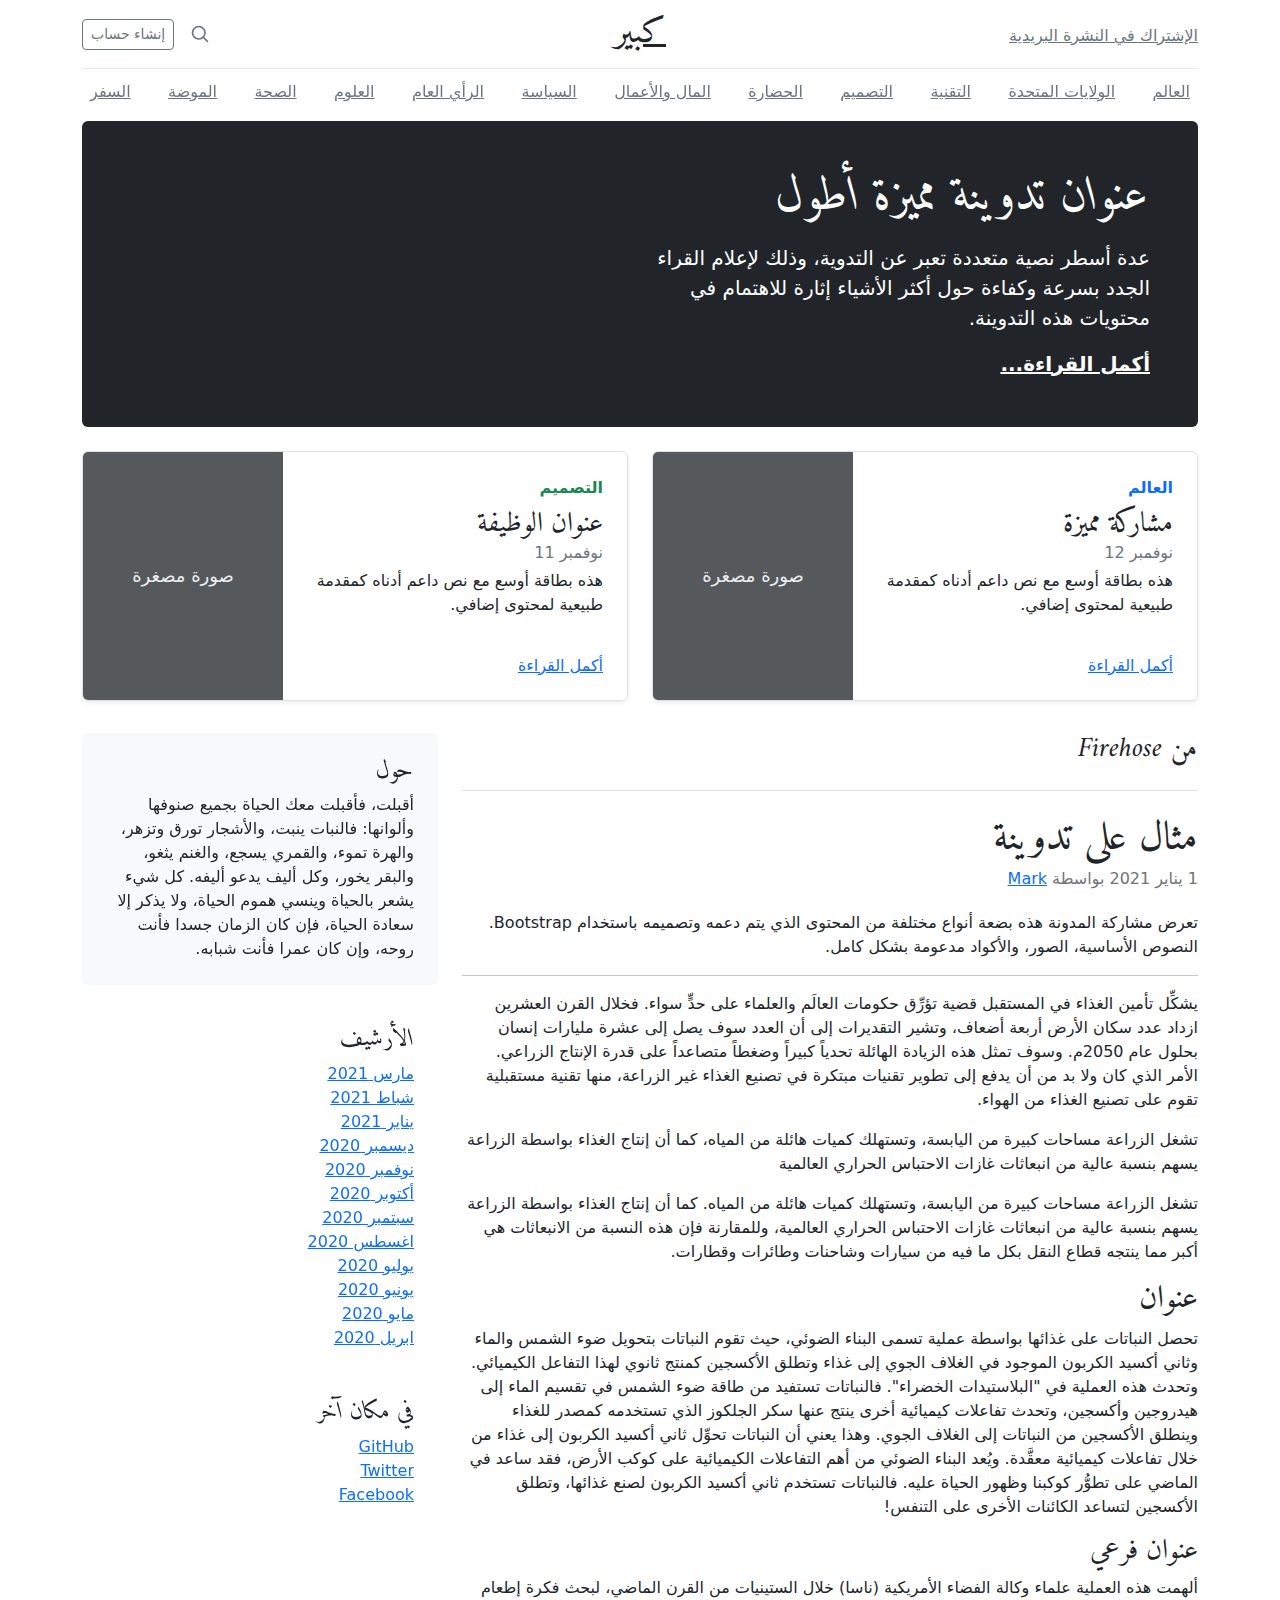
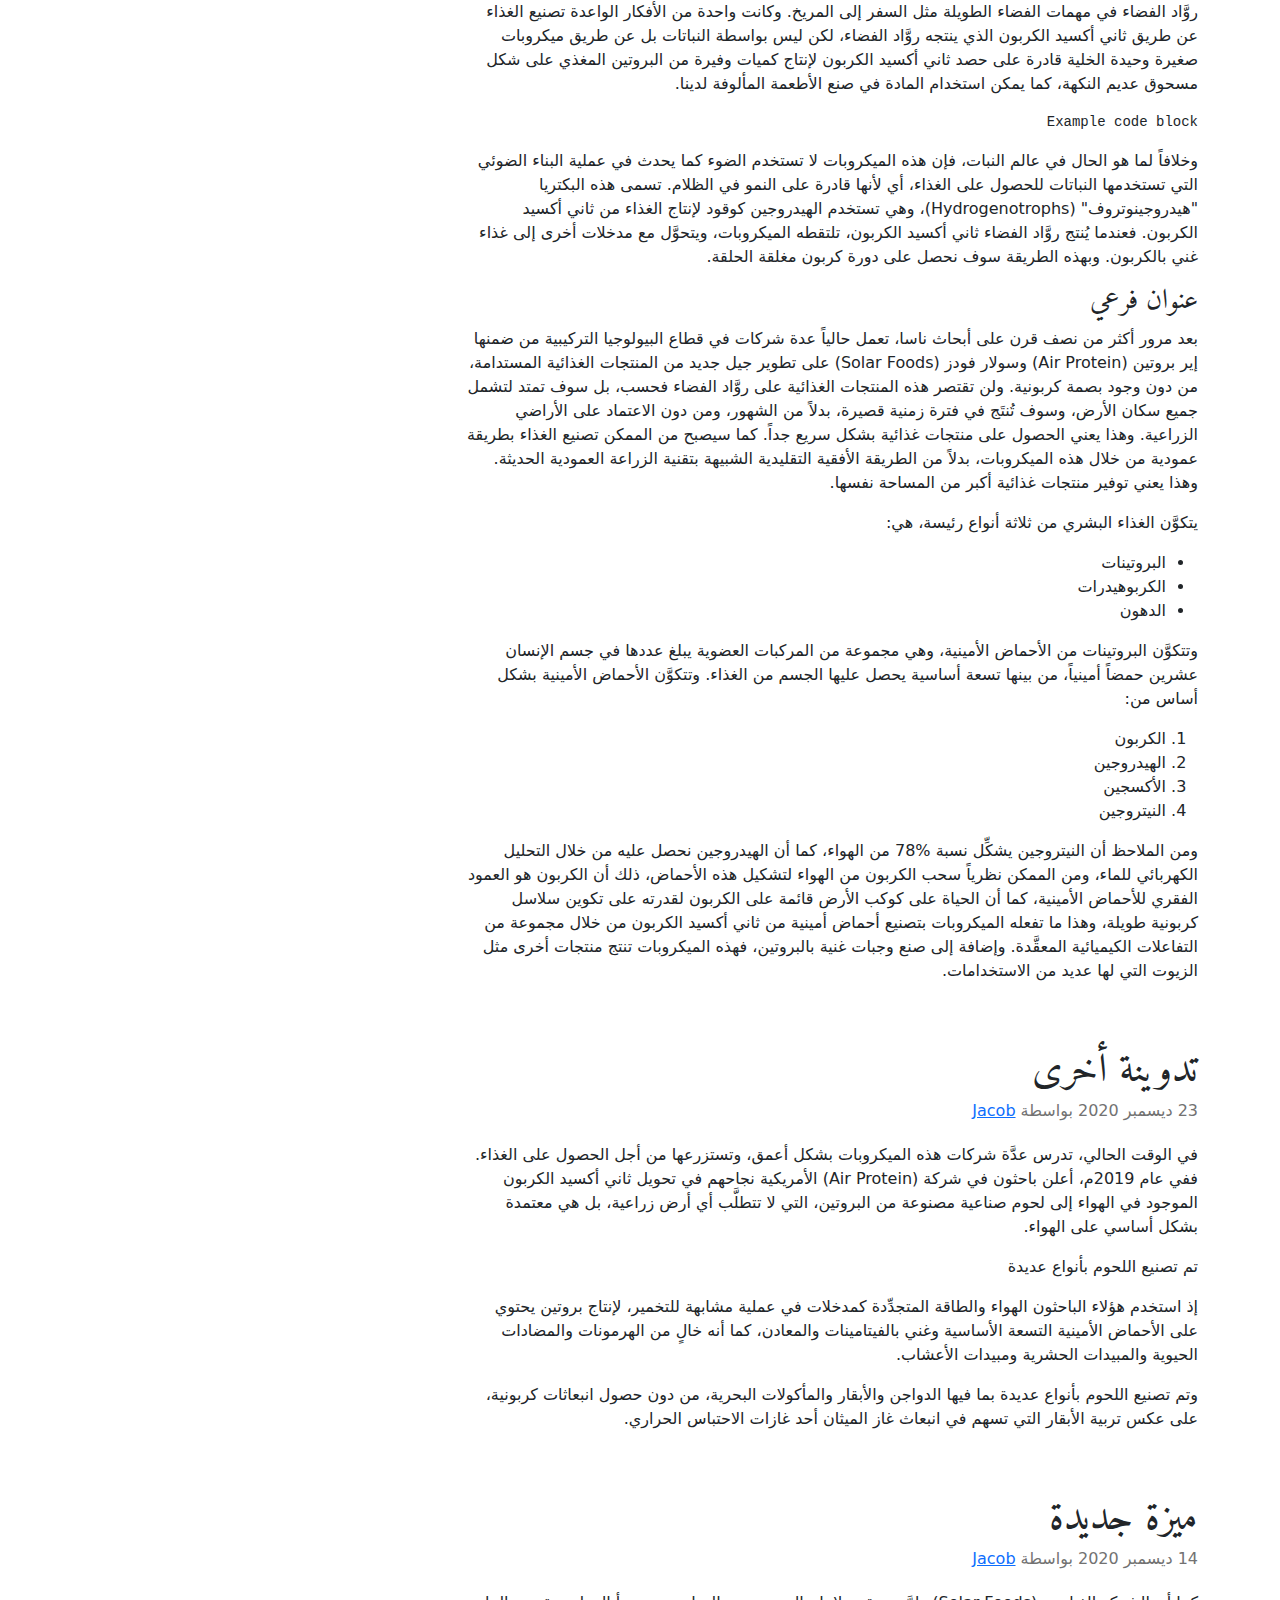
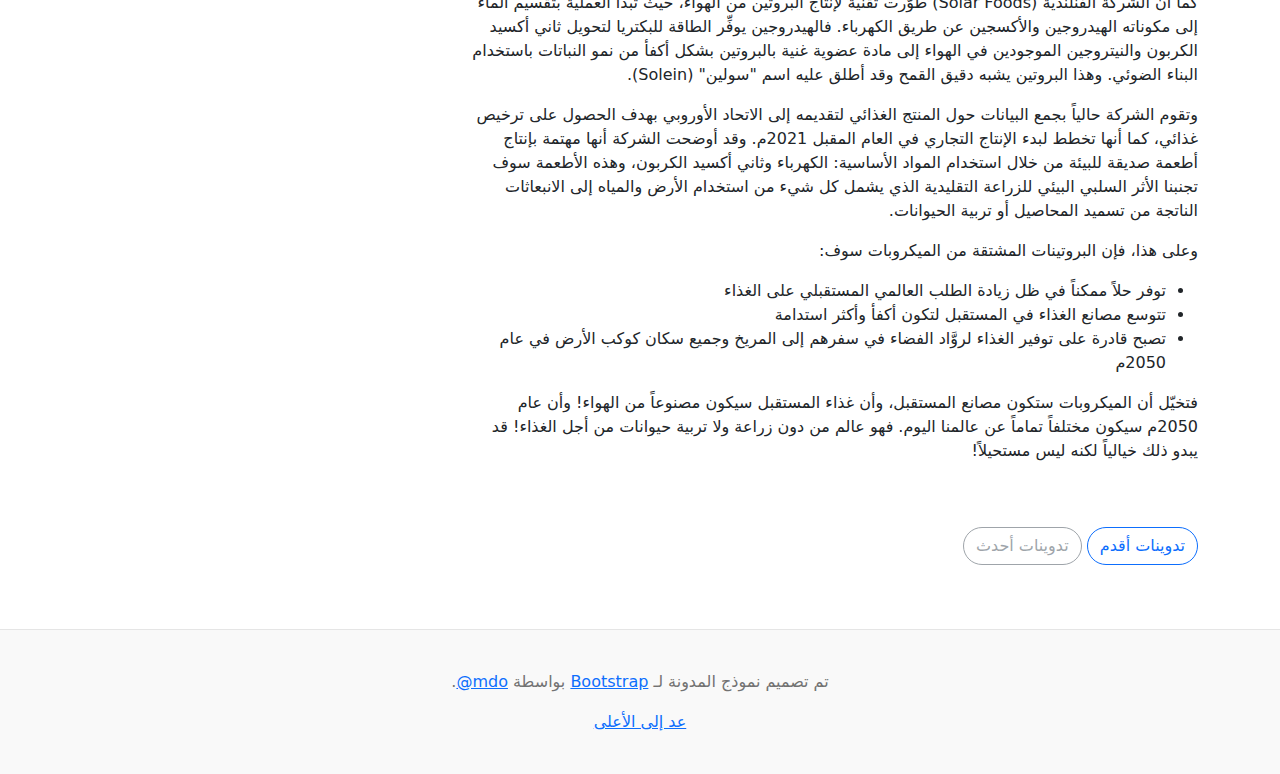
<file: bootstrap/bootstrap-5.2.3-examples/blog-rtl/index.html>
<!doctype html>
<html lang="ar" dir="rtl">
  <head>
    <meta charset="utf-8">
    <meta name="viewport" content="width=device-width, initial-scale=1">
    <meta name="description" content="">
    <meta name="author" content="Mark Otto, Jacob Thornton, and Bootstrap contributors">
    <meta name="generator" content="Hugo 0.104.2">
    <title>قالب المدونة · Bootstrap v5.2</title>

    <link rel="canonical" href="https://getbootstrap.com/docs/5.2/examples/blog-rtl/">

    

    

<link href="../assets/dist/css/bootstrap.rtl.min.css" rel="stylesheet">

    <style>
      .bd-placeholder-img {
        font-size: 1.125rem;
        text-anchor: middle;
        -webkit-user-select: none;
        -moz-user-select: none;
        user-select: none;
      }

      @media (min-width: 768px) {
        .bd-placeholder-img-lg {
          font-size: 3.5rem;
        }
      }

      .b-example-divider {
        height: 3rem;
        background-color: rgba(0, 0, 0, .1);
        border: solid rgba(0, 0, 0, .15);
        border-width: 1px 0;
        box-shadow: inset 0 .5em 1.5em rgba(0, 0, 0, .1), inset 0 .125em .5em rgba(0, 0, 0, .15);
      }

      .b-example-vr {
        flex-shrink: 0;
        width: 1.5rem;
        height: 100vh;
      }

      .bi {
        vertical-align: -.125em;
        fill: currentColor;
      }

      .nav-scroller {
        position: relative;
        z-index: 2;
        height: 2.75rem;
        overflow-y: hidden;
      }

      .nav-scroller .nav {
        display: flex;
        flex-wrap: nowrap;
        padding-bottom: 1rem;
        margin-top: -1px;
        overflow-x: auto;
        text-align: center;
        white-space: nowrap;
        -webkit-overflow-scrolling: touch;
      }
    </style>

    
    <!-- Custom styles for this template -->
    <link href="https://fonts.googleapis.com/css?family=Amiri:wght@400;700&amp;display=swap" rel="stylesheet">
    <!-- Custom styles for this template -->
    <link href="../blog/blog.rtl.css" rel="stylesheet">
  </head>
  <body>
    
<div class="container">
  <header class="blog-header lh-1 py-3">
    <div class="row flex-nowrap justify-content-between align-items-center">
      <div class="col-4 pt-1">
        <a class="link-secondary" href="#">الإشتراك في النشرة البريدية</a>
      </div>
      <div class="col-4 text-center">
        <a class="blog-header-logo text-dark" href="#">كبير</a>
      </div>
      <div class="col-4 d-flex justify-content-end align-items-center">
        <a class="link-secondary" href="#" aria-label="بحث">
          <svg xmlns="http://www.w3.org/2000/svg" width="20" height="20" fill="none" stroke="currentColor" stroke-linecap="round" stroke-linejoin="round" stroke-width="2" class="mx-3" role="img" viewBox="0 0 24 24"><title>بحث</title><circle cx="10.5" cy="10.5" r="7.5"/><path d="M21 21l-5.2-5.2"/></svg>
        </a>
        <a class="btn btn-sm btn-outline-secondary" href="#">إنشاء حساب</a>
      </div>
    </div>
  </header>

  <div class="nav-scroller py-1 mb-2">
    <nav class="nav d-flex justify-content-between">
      <a class="p-2 link-secondary" href="#">العالم</a>
      <a class="p-2 link-secondary" href="#">الولايات المتحدة</a>
      <a class="p-2 link-secondary" href="#">التقنية</a>
      <a class="p-2 link-secondary" href="#">التصميم</a>
      <a class="p-2 link-secondary" href="#">الحضارة</a>
      <a class="p-2 link-secondary" href="#">المال والأعمال</a>
      <a class="p-2 link-secondary" href="#">السياسة</a>
      <a class="p-2 link-secondary" href="#">الرأي العام</a>
      <a class="p-2 link-secondary" href="#">العلوم</a>
      <a class="p-2 link-secondary" href="#">الصحة</a>
      <a class="p-2 link-secondary" href="#">الموضة</a>
      <a class="p-2 link-secondary" href="#">السفر</a>
    </nav>
  </div>
</div>

<main class="container">
  <div class="p-4 p-md-5 mb-4 rounded text-bg-dark">
    <div class="col-md-6 px-0">
      <h1 class="display-4 fst-italic">عنوان تدوينة مميزة أطول</h1>
      <p class="lead my-3">عدة أسطر نصية متعددة تعبر عن التدوية، وذلك لإعلام القراء الجدد بسرعة وكفاءة حول أكثر الأشياء إثارة للاهتمام في محتويات هذه التدوينة.</p>
      <p class="lead mb-0"><a href="#" class="text-white fw-bold">أكمل القراءة...</a></p>
    </div>
  </div>

  <div class="row mb-2">
    <div class="col-md-6">
      <div class="row g-0 border rounded overflow-hidden flex-md-row mb-4 shadow-sm h-md-250 position-relative">
        <div class="col p-4 d-flex flex-column position-static">
          <strong class="d-inline-block mb-2 text-primary">العالم</strong>
          <h3 class="mb-0">مشاركة مميزة</h3>
          <div class="mb-1 text-muted">نوفمبر 12</div>
          <p class="card-text mb-auto">هذه بطاقة أوسع مع نص داعم أدناه كمقدمة طبيعية لمحتوى إضافي.</p>
          <a href="#" class="stretched-link">أكمل القراءة</a>
        </div>
        <div class="col-auto d-none d-lg-block">
          <svg class="bd-placeholder-img" width="200" height="250" xmlns="http://www.w3.org/2000/svg" role="img" aria-label="Placeholder: صورة مصغرة" preserveAspectRatio="xMidYMid slice" focusable="false"><title>Placeholder</title><rect width="100%" height="100%" fill="#55595c"/><text x="50%" y="50%" fill="#eceeef" dy=".3em">صورة مصغرة</text></svg>

        </div>
      </div>
    </div>
    <div class="col-md-6">
      <div class="row g-0 border rounded overflow-hidden flex-md-row mb-4 shadow-sm h-md-250 position-relative">
        <div class="col p-4 d-flex flex-column position-static">
          <strong class="d-inline-block mb-2 text-success">التصميم</strong>
          <h3 class="mb-0">عنوان الوظيفة</h3>
          <div class="mb-1 text-muted">نوفمبر 11</div>
          <p class="mb-auto">هذه بطاقة أوسع مع نص داعم أدناه كمقدمة طبيعية لمحتوى إضافي.</p>
          <a href="#" class="stretched-link">أكمل القراءة</a>
        </div>
        <div class="col-auto d-none d-lg-block">
          <svg class="bd-placeholder-img" width="200" height="250" xmlns="http://www.w3.org/2000/svg" role="img" aria-label="Placeholder: صورة مصغرة" preserveAspectRatio="xMidYMid slice" focusable="false"><title>Placeholder</title><rect width="100%" height="100%" fill="#55595c"/><text x="50%" y="50%" fill="#eceeef" dy=".3em">صورة مصغرة</text></svg>

        </div>
      </div>
    </div>
  </div>

  <div class="row">
    <div class="col-md-8">
      <h3 class="pb-4 mb-4 fst-italic border-bottom">
        من Firehose
      </h3>

      <article class="blog-post">
        <h2 class="blog-post-title mb-1">مثال على تدوينة</h2>
        <p class="blog-post-meta">1 يناير 2021 بواسطة <a href="#"> Mark </a></p>

        <p>تعرض مشاركة المدونة هذه بضعة أنواع مختلفة من المحتوى الذي يتم دعمه وتصميمه باستخدام Bootstrap. النصوص الأساسية، الصور، والأكواد مدعومة بشكل كامل.</p>
        <hr>
        <p>يشكِّل تأمين الغذاء في المستقبل قضية تؤرِّق حكومات العالَم والعلماء على حدٍّ سواء. فخلال القرن العشرين ازداد عدد سكان الأرض أربعة أضعاف، وتشير التقديرات إلى أن العدد سوف يصل إلى عشرة مليارات إنسان بحلول عام 2050م. وسوف تمثل هذه الزيادة الهائلة تحدياً كبيراً وضغطاً متصاعداً على قدرة الإنتاج الزراعي. الأمر الذي كان ولا بد من أن يدفع إلى تطوير تقنيات مبتكرة في تصنيع الغذاء غير الزراعة، منها تقنية مستقبلية تقوم على تصنيع الغذاء من الهواء.</p>
        <blockquote>
          <p>تشغل الزراعة مساحات كبيرة من اليابسة، وتستهلك كميات هائلة من المياه، كما أن إنتاج الغذاء بواسطة الزراعة يسهم بنسبة عالية من انبعاثات غازات الاحتباس الحراري العالمية</p>
        </blockquote>
        <p>تشغل الزراعة مساحات كبيرة من اليابسة، وتستهلك كميات هائلة من المياه. كما أن إنتاج الغذاء بواسطة الزراعة يسهم بنسبة عالية من انبعاثات غازات الاحتباس الحراري العالمية، وللمقارنة فإن هذه النسبة من الانبعاثات هي أكبر مما ينتجه قطاع النقل بكل ما فيه من سيارات وشاحنات وطائرات وقطارات.</p>
        <h2>عنوان</h2>
        <p>تحصل النباتات على غذائها بواسطة عملية تسمى البناء الضوئي، حيث تقوم النباتات بتحويل ضوء الشمس والماء وثاني أكسيد الكربون الموجود في الغلاف الجوي إلى غذاء وتطلق الأكسجين كمنتج ثانوي لهذا التفاعل الكيميائي. وتحدث هذه العملية في "البلاستيدات الخضراء". فالنباتات تستفيد من طاقة ضوء الشمس في تقسيم الماء إلى هيدروجين وأكسجين، وتحدث تفاعلات كيميائية أخرى ينتج عنها سكر الجلكوز الذي تستخدمه كمصدر للغذاء وينطلق الأكسجين من النباتات إلى الغلاف الجوي. وهذا يعني أن النباتات تحوِّل ثاني أكسيد الكربون إلى غذاء من خلال تفاعلات كيميائية معقَّدة. ويُعد البناء الضوئي من أهم التفاعلات الكيميائية على كوكب الأرض، فقد ساعد في الماضي على تطوُّر كوكبنا وظهور الحياة عليه. فالنباتات تستخدم ثاني أكسيد الكربون لصنع غذائها، وتطلق الأكسجين لتساعد الكائنات الأخرى على التنفس!</p>
        <h3>عنوان فرعي</h3>
        <p>ألهمت هذه العملية علماء وكالة الفضاء الأمريكية (ناسا) خلال الستينيات من القرن الماضي، لبحث فكرة إطعام روَّاد الفضاء في مهمات الفضاء الطويلة مثل السفر إلى المريخ. وكانت واحدة من الأفكار الواعدة تصنيع الغذاء عن طريق ثاني أكسيد الكربون الذي ينتجه روَّاد الفضاء، لكن ليس بواسطة النباتات بل عن طريق ميكروبات صغيرة وحيدة الخلية قادرة على حصد ثاني أكسيد الكربون لإنتاج كميات وفيرة من البروتين المغذي على شكل مسحوق عديم النكهة، كما يمكن استخدام المادة في صنع الأطعمة المألوفة لدينا.</p>
        <pre><code>Example code block</code></pre>
        <p>وخلافاً لما هو الحال في عالم النبات، فإن هذه الميكروبات لا تستخدم الضوء كما يحدث في عملية البناء الضوئي التي تستخدمها النباتات للحصول على الغذاء، أي لأنها قادرة على النمو في الظلام. تسمى هذه البكتريا "هيدروجينوتروف" (Hydrogenotrophs)، وهي تستخدم الهيدروجين كوقود لإنتاج الغذاء من ثاني أكسيد الكربون. فعندما يُنتج روَّاد الفضاء ثاني أكسيد الكربون، تلتقطه الميكروبات، ويتحوَّل مع مدخلات أخرى إلى غذاء غني بالكربون. وبهذه الطريقة سوف نحصل على دورة كربون مغلقة الحلقة.</p>
        <h3>عنوان فرعي</h3>
        <p>بعد مرور أكثر من نصف قرن على أبحاث ناسا، تعمل حالياً عدة شركات في قطاع البيولوجيا التركيبية من ضمنها إير بروتين (Air Protein) وسولار فودز (Solar Foods) على تطوير جيل جديد من المنتجات الغذائية المستدامة، من دون وجود بصمة كربونية. ولن تقتصر هذه المنتجات الغذائية على روَّاد الفضاء فحسب، بل سوف تمتد لتشمل جميع سكان الأرض، وسوف تُنتَج في فترة زمنية قصيرة، بدلاً من الشهور، ومن دون الاعتماد على الأراضي الزراعية. وهذا يعني الحصول على منتجات غذائية بشكل سريع جداً. كما سيصبح من الممكن تصنيع الغذاء بطريقة عمودية من خلال هذه الميكروبات، بدلاً من الطريقة الأفقية التقليدية الشبيهة بتقنية الزراعة العمودية الحديثة. وهذا يعني توفير منتجات غذائية أكبر من المساحة نفسها.</p>
        <p>يتكوَّن الغذاء البشري من ثلاثة أنواع رئيسة، هي:</p>
        <ul>
          <li>البروتينات</li>
          <li>الكربوهيدرات</li>
          <li>الدهون</li>
        </ul>
        <p>وتتكوَّن البروتينات من الأحماض الأمينية، وهي مجموعة من المركبات العضوية يبلغ عددها في جسم الإنسان عشرين حمضاً أمينياً، من بينها تسعة أساسية يحصل عليها الجسم من الغذاء. وتتكوَّن الأحماض الأمينية بشكل أساس من:</p>
        <ol>
          <li>الكربون</li>
          <li>الهيدروجين</li>
          <li>الأكسجين</li>
          <li>النيتروجين</li>
        </ol>
        <p>ومن الملاحظ أن النيتروجين يشكِّل نسبة %78 من الهواء، كما أن الهيدروجين نحصل عليه من خلال التحليل الكهربائي للماء، ومن الممكن نظرياً سحب الكربون من الهواء لتشكيل هذه الأحماض، ذلك أن الكربون هو العمود الفقري للأحماض الأمينية، كما أن الحياة على كوكب الأرض قائمة على الكربون لقدرته على تكوين سلاسل كربونية طويلة، وهذا ما تفعله الميكروبات بتصنيع أحماض أمينية من ثاني أكسيد الكربون من خلال مجموعة من التفاعلات الكيميائية المعقَّدة. وإضافة إلى صنع وجبات غنية بالبروتين، فهذه الميكروبات تنتج منتجات أخرى مثل الزيوت التي لها عديد من الاستخدامات.</p>
      </article>

      <article class="blog-post">
        <h2 class="blog-post-title mb-1">تدوينة أخرى</h2>
        <p class="blog-post-meta">23 ديسمبر 2020 بواسطة <a href="#">Jacob</a></p>

        <p>في الوقت الحالي، تدرس عدَّة شركات هذه الميكروبات بشكل أعمق، وتستزرعها من أجل الحصول على الغذاء. ففي عام 2019م، أعلن باحثون في شركة (Air Protein) الأمريكية نجاحهم في تحويل ثاني أكسيد الكربون الموجود في الهواء إلى لحوم صناعية مصنوعة من البروتين، التي لا تتطلَّب أي أرض زراعية، بل هي معتمدة بشكل أساسي على الهواء.</p>
        <blockquote>
          <p>تم تصنيع اللحوم بأنواع عديدة</p>
        </blockquote>
        <p>إذ استخدم هؤلاء الباحثون الهواء والطاقة المتجدِّدة كمدخلات في عملية مشابهة للتخمير، لإنتاج بروتين يحتوي على الأحماض الأمينية التسعة الأساسية وغني بالفيتامينات والمعادن، كما أنه خالٍ من الهرمونات والمضادات الحيوية والمبيدات الحشرية ومبيدات الأعشاب.</p>
        <p> وتم تصنيع اللحوم بأنواع عديدة بما فيها الدواجن والأبقار والمأكولات البحرية، من دون حصول انبعاثات كربونية، على عكس تربية الأبقار التي تسهم في انبعاث غاز الميثان أحد غازات الاحتباس الحراري.</p>
      </article>

      <article class="blog-post">
        <h2 class="blog-post-title mb-1">ميزة جديدة</h2>
        <p class="blog-post-meta">14 ديسمبر 2020 بواسطة <a href="#">Jacob</a></p>

        <p>كما أن الشركة الفنلندية (Solar Foods) طوَّرت تقنية لإنتاج البروتين من الهواء، حيث تبدأ العملية بتقسيم الماء إلى مكوناته الهيدروجين والأكسجين عن طريق الكهرباء. فالهيدروجين يوفِّر الطاقة للبكتريا لتحويل ثاني أكسيد الكربون والنيتروجين الموجودين في الهواء إلى مادة عضوية غنية بالبروتين بشكل أكفأ من نمو النباتات باستخدام البناء الضوئي. وهذا البروتين يشبه دقيق القمح وقد أطلق عليه اسم "سولين" (Solein).</p>
        <p>وتقوم الشركة حالياً بجمع البيانات حول المنتج الغذائي لتقديمه إلى الاتحاد الأوروبي بهدف الحصول على ترخيص غذائي، كما أنها تخطط لبدء الإنتاج التجاري في العام المقبل 2021م. وقد أوضحت الشركة أنها مهتمة بإنتاج أطعمة صديقة للبيئة من خلال استخدام المواد الأساسية: الكهرباء وثاني أكسيد الكربون، وهذه الأطعمة سوف تجنبنا الأثر السلبي البيئي للزراعة التقليدية الذي يشمل كل شيء من استخدام الأرض والمياه إلى الانبعاثات الناتجة من تسميد المحاصيل أو تربية الحيوانات.</p>
        <p>وعلى هذا، فإن البروتينات المشتقة من الميكروبات سوف:</p>
        <ul>
          <li>توفر حلاً ممكناً في ظل زيادة الطلب العالمي المستقبلي على الغذاء</li>
          <li>تتوسع مصانع الغذاء في المستقبل لتكون أكفأ وأكثر استدامة</li>
          <li>تصبح قادرة على توفير الغذاء لروَّاد الفضاء في سفرهم إلى المريخ وجميع سكان كوكب الأرض في عام 2050م</li>
        </ul>
        <p>فتخيّل أن الميكروبات ستكون مصانع المستقبل، وأن غذاء المستقبل سيكون مصنوعاً من الهواء! وأن عام 2050م سيكون مختلفاً تماماً عن عالمنا اليوم. فهو عالم من دون زراعة ولا تربية حيوانات من أجل الغذاء! قد يبدو ذلك خيالياً لكنه ليس مستحيلاً!</p>
      </article>

      <nav class="blog-pagination" aria-label="Pagination">
        <a class="btn btn-outline-primary rounded-pill" href="#">تدوينات أقدم</a>
        <a class="btn btn-outline-secondary rounded-pill disabled">تدوينات أحدث</a>
      </nav>

    </div>

    <div class="col-md-4">
      <div class="position-sticky" style="top: 2rem;">
        <div class="p-4 mb-3 bg-light rounded">
          <h4 class="fst-italic">حول</h4>
          <p class="mb-0">أقبلت، فأقبلت معك الحياة بجميع صنوفها وألوانها: فالنبات ينبت، والأشجار تورق وتزهر، والهرة تموء، والقمري يسجع، والغنم يثغو، والبقر يخور، وكل أليف يدعو أليفه. كل شيء يشعر بالحياة وينسي هموم الحياة، ولا يذكر إلا سعادة الحياة، فإن كان الزمان جسدا فأنت روحه، وإن كان عمرا فأنت شبابه.</p>
        </div>

        <div class="p-4">
          <h4 class="fst-italic">الأرشيف</h4>
          <ol class="list-unstyled mb-0">
            <li><a href="#">مارس 2021</a></li>
            <li><a href="#">شباط 2021</a></li>
            <li><a href="#">يناير 2021</a></li>
            <li><a href="#">ديسمبر 2020</a></li>
            <li><a href="#">نوفمبر 2020</a></li>
            <li><a href="#">أكتوبر 2020</a></li>
            <li><a href="#">سبتمبر 2020</a></li>
            <li><a href="#">اغسطس 2020</a></li>
            <li><a href="#">يوليو 2020</a></li>
            <li><a href="#">يونيو 2020</a></li>
            <li><a href="#">مايو 2020</a></li>
            <li><a href="#">ابريل 2020</a></li>
          </ol>
        </div>

        <div class="p-4">
          <h4 class="fst-italic">في مكان آخر</h4>
          <ol class="list-unstyled">
            <li><a href="#">GitHub</a></li>
            <li><a href="#">Twitter</a></li>
            <li><a href="#">Facebook</a></li>
          </ol>
        </div>
      </div>
    </div>
  </div>

</main>

<footer class="blog-footer">
  <p>تم تصميم نموذج المدونة لـ <a href="https://getbootstrap.com/">Bootstrap</a> بواسطة <a href="https://twitter.com/mdo"><bdi lang="en" dir="ltr">@mdo</bdi></a>.</p>
  <p>
    <a href="#">عد إلى الأعلى</a>
  </p>
</footer>


    
  </body>
</html>
</file>
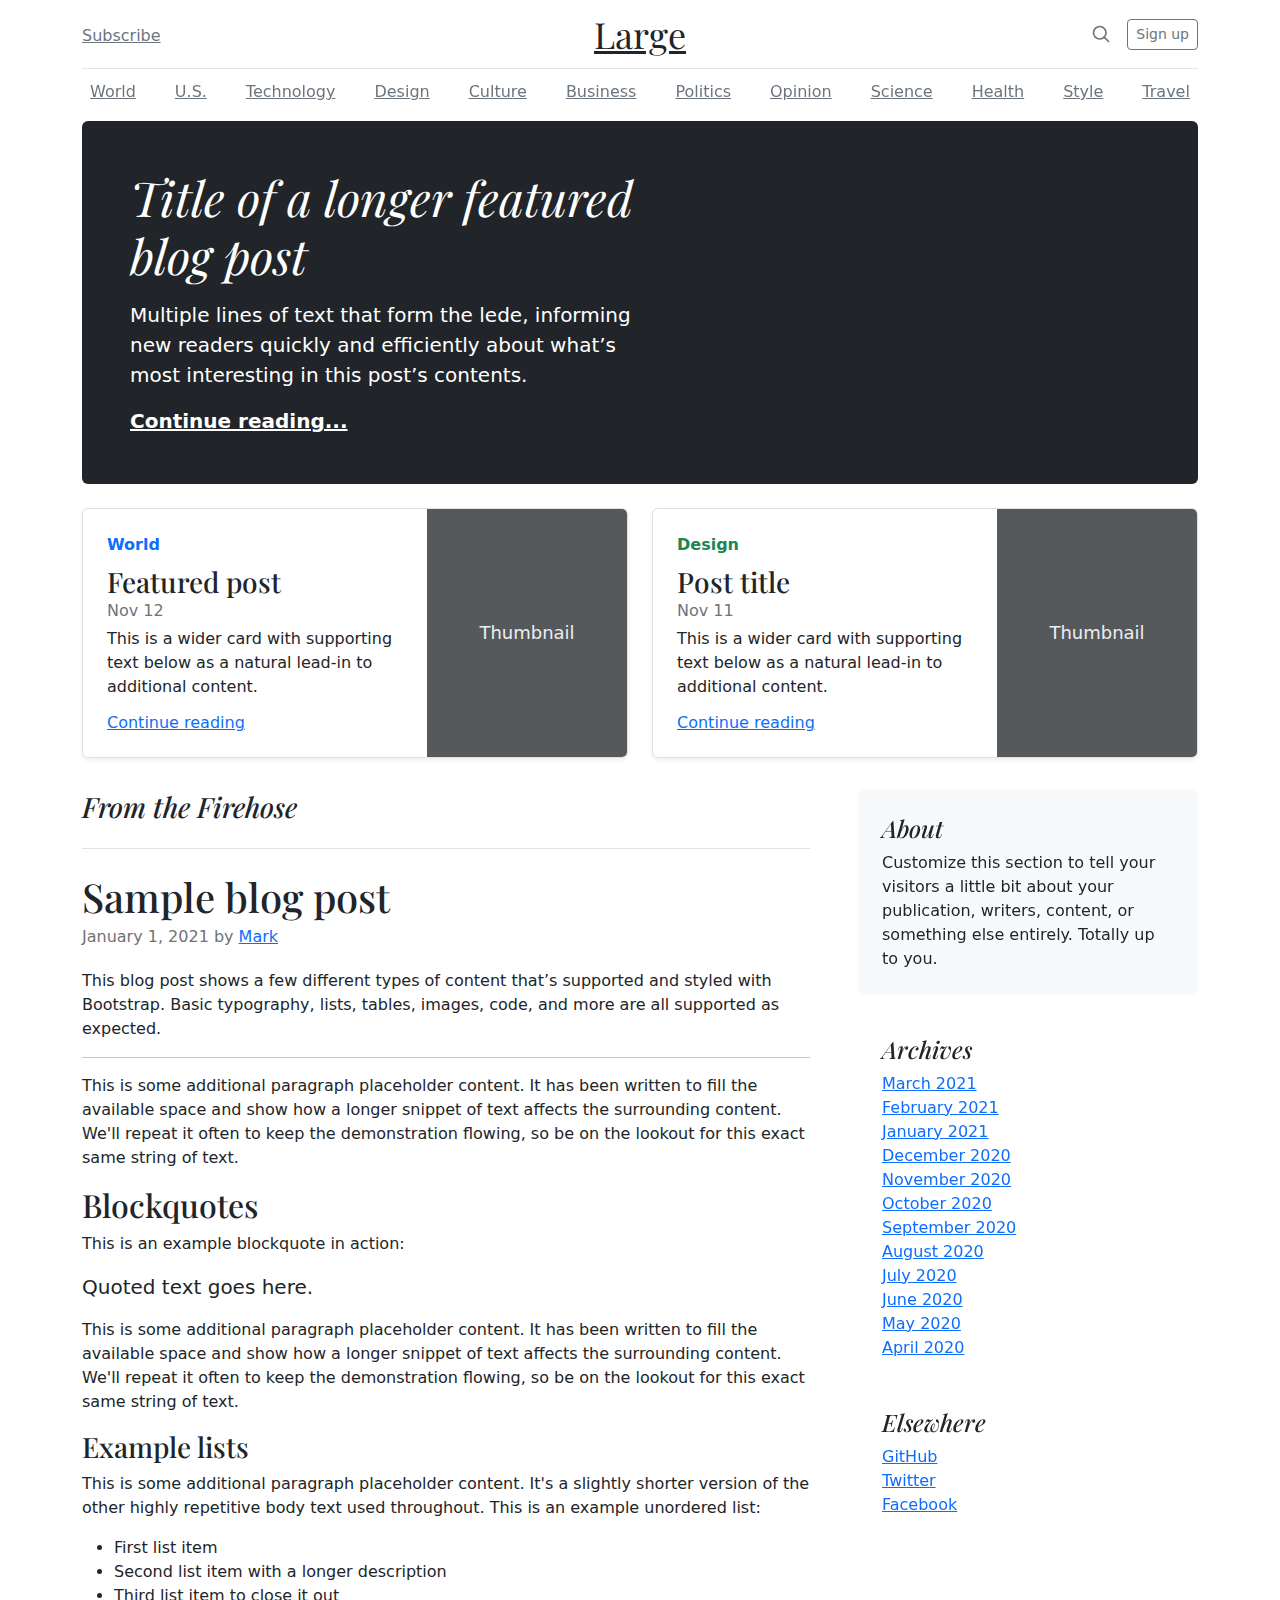
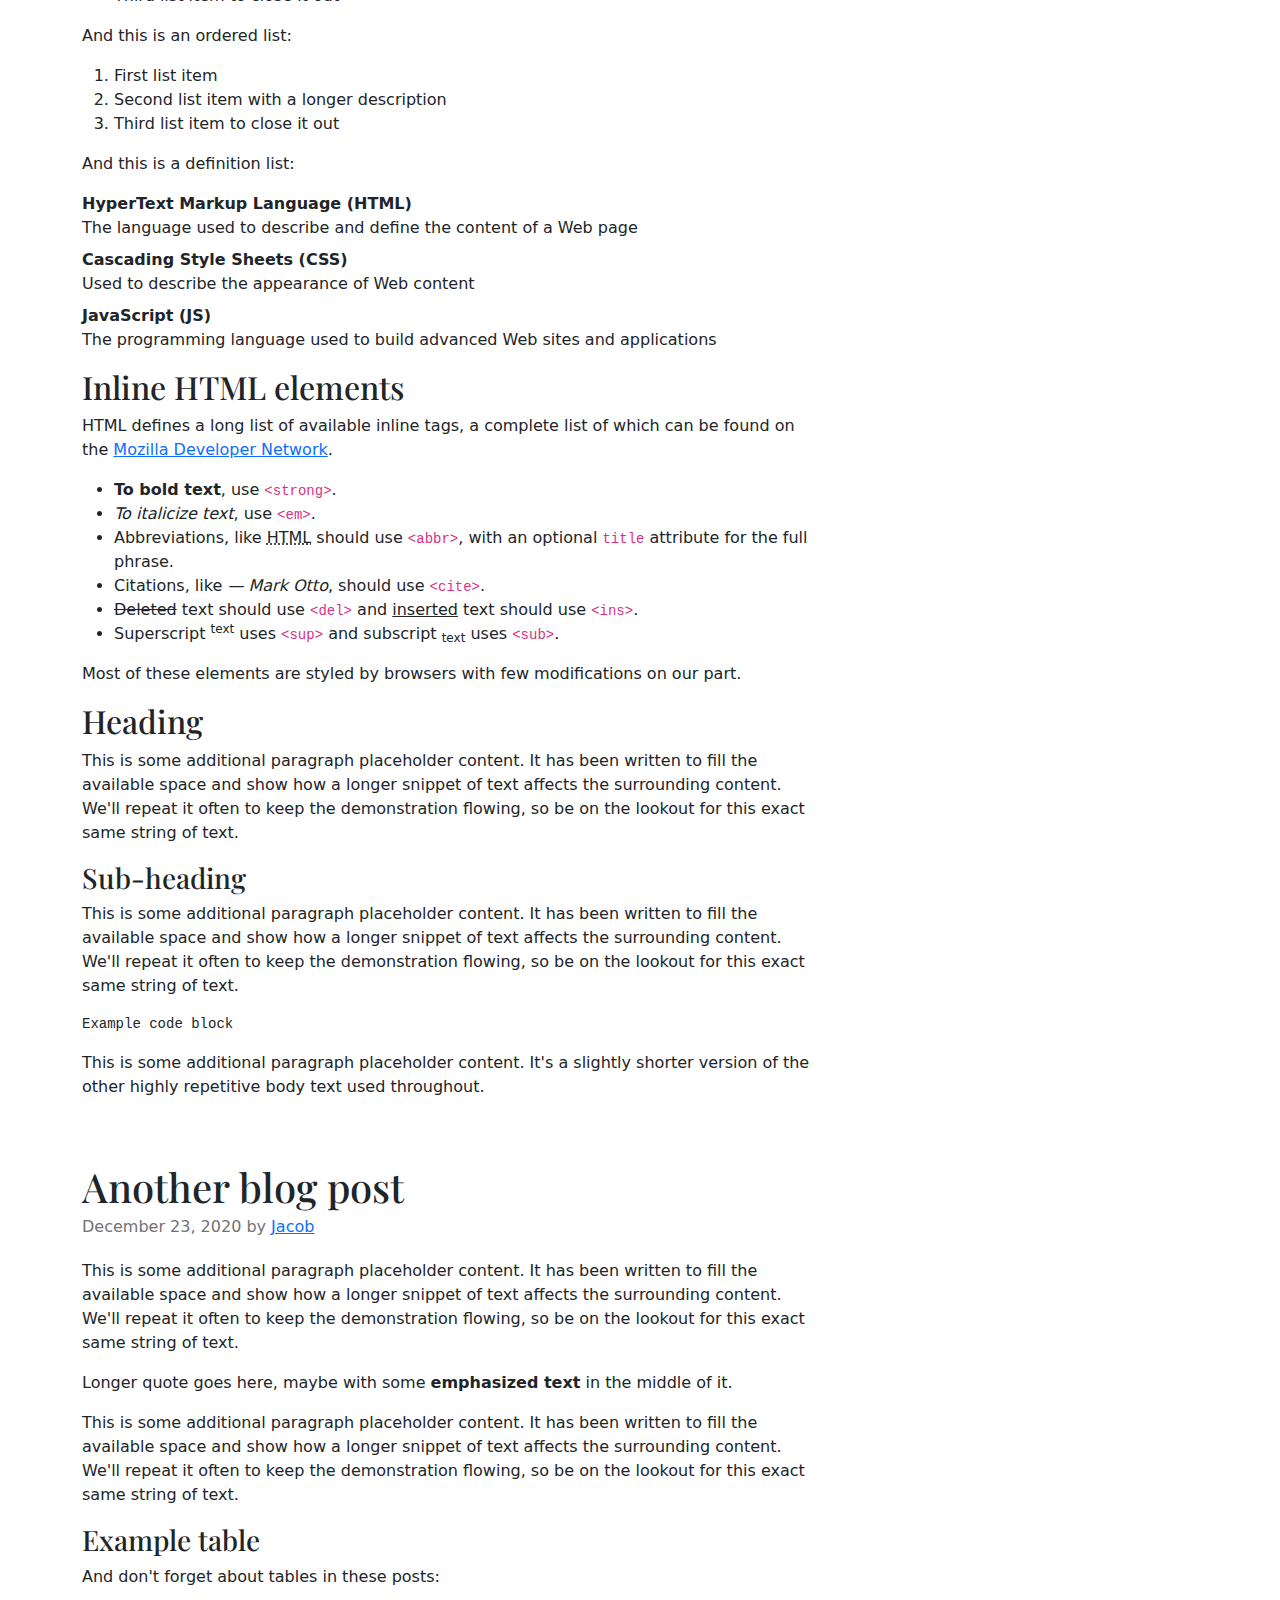
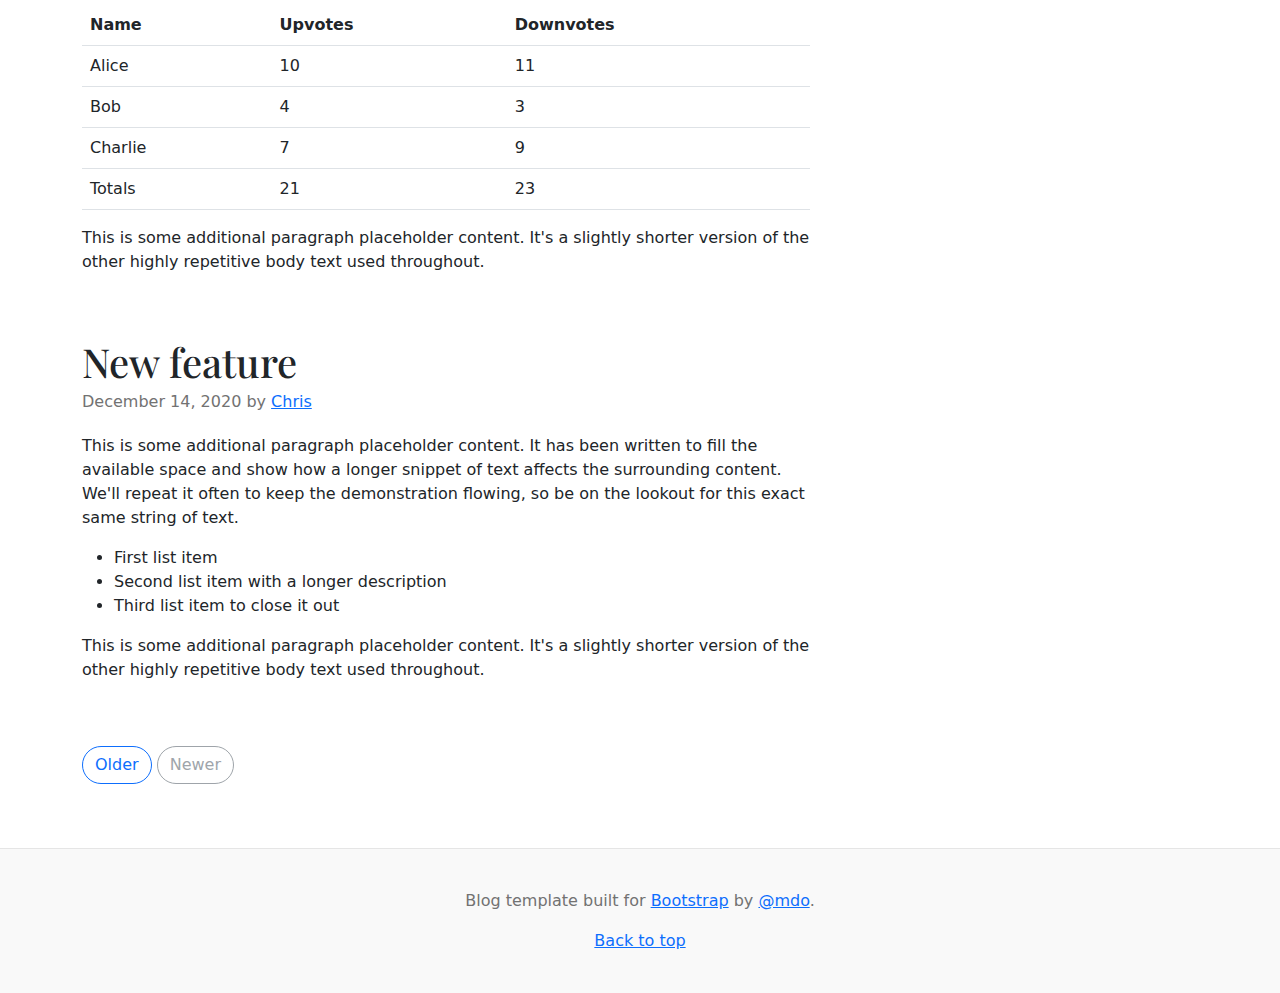
<file: bootstrap/bootstrap-5.2.3-examples/blog/index.html>
<!doctype html>
<html lang="en">
  <head>
    <meta charset="utf-8">
    <meta name="viewport" content="width=device-width, initial-scale=1">
    <meta name="description" content="">
    <meta name="author" content="Mark Otto, Jacob Thornton, and Bootstrap contributors">
    <meta name="generator" content="Hugo 0.104.2">
    <title>Blog Template · Bootstrap v5.2</title>

    <link rel="canonical" href="https://getbootstrap.com/docs/5.2/examples/blog/">

    

    

<link href="../assets/dist/css/bootstrap.min.css" rel="stylesheet">

    <style>
      .bd-placeholder-img {
        font-size: 1.125rem;
        text-anchor: middle;
        -webkit-user-select: none;
        -moz-user-select: none;
        user-select: none;
      }

      @media (min-width: 768px) {
        .bd-placeholder-img-lg {
          font-size: 3.5rem;
        }
      }

      .b-example-divider {
        height: 3rem;
        background-color: rgba(0, 0, 0, .1);
        border: solid rgba(0, 0, 0, .15);
        border-width: 1px 0;
        box-shadow: inset 0 .5em 1.5em rgba(0, 0, 0, .1), inset 0 .125em .5em rgba(0, 0, 0, .15);
      }

      .b-example-vr {
        flex-shrink: 0;
        width: 1.5rem;
        height: 100vh;
      }

      .bi {
        vertical-align: -.125em;
        fill: currentColor;
      }

      .nav-scroller {
        position: relative;
        z-index: 2;
        height: 2.75rem;
        overflow-y: hidden;
      }

      .nav-scroller .nav {
        display: flex;
        flex-wrap: nowrap;
        padding-bottom: 1rem;
        margin-top: -1px;
        overflow-x: auto;
        text-align: center;
        white-space: nowrap;
        -webkit-overflow-scrolling: touch;
      }
    </style>

    
    <!-- Custom styles for this template -->
    <link href="https://fonts.googleapis.com/css?family=Playfair&#43;Display:700,900&amp;display=swap" rel="stylesheet">
    <!-- Custom styles for this template -->
    <link href="blog.css" rel="stylesheet">
  </head>
  <body>
    
<div class="container">
  <header class="blog-header lh-1 py-3">
    <div class="row flex-nowrap justify-content-between align-items-center">
      <div class="col-4 pt-1">
        <a class="link-secondary" href="#">Subscribe</a>
      </div>
      <div class="col-4 text-center">
        <a class="blog-header-logo text-dark" href="#">Large</a>
      </div>
      <div class="col-4 d-flex justify-content-end align-items-center">
        <a class="link-secondary" href="#" aria-label="Search">
          <svg xmlns="http://www.w3.org/2000/svg" width="20" height="20" fill="none" stroke="currentColor" stroke-linecap="round" stroke-linejoin="round" stroke-width="2" class="mx-3" role="img" viewBox="0 0 24 24"><title>Search</title><circle cx="10.5" cy="10.5" r="7.5"/><path d="M21 21l-5.2-5.2"/></svg>
        </a>
        <a class="btn btn-sm btn-outline-secondary" href="#">Sign up</a>
      </div>
    </div>
  </header>

  <div class="nav-scroller py-1 mb-2">
    <nav class="nav d-flex justify-content-between">
      <a class="p-2 link-secondary" href="#">World</a>
      <a class="p-2 link-secondary" href="#">U.S.</a>
      <a class="p-2 link-secondary" href="#">Technology</a>
      <a class="p-2 link-secondary" href="#">Design</a>
      <a class="p-2 link-secondary" href="#">Culture</a>
      <a class="p-2 link-secondary" href="#">Business</a>
      <a class="p-2 link-secondary" href="#">Politics</a>
      <a class="p-2 link-secondary" href="#">Opinion</a>
      <a class="p-2 link-secondary" href="#">Science</a>
      <a class="p-2 link-secondary" href="#">Health</a>
      <a class="p-2 link-secondary" href="#">Style</a>
      <a class="p-2 link-secondary" href="#">Travel</a>
    </nav>
  </div>
</div>

<main class="container">
  <div class="p-4 p-md-5 mb-4 rounded text-bg-dark">
    <div class="col-md-6 px-0">
      <h1 class="display-4 fst-italic">Title of a longer featured blog post</h1>
      <p class="lead my-3">Multiple lines of text that form the lede, informing new readers quickly and efficiently about what’s most interesting in this post’s contents.</p>
      <p class="lead mb-0"><a href="#" class="text-white fw-bold">Continue reading...</a></p>
    </div>
  </div>

  <div class="row mb-2">
    <div class="col-md-6">
      <div class="row g-0 border rounded overflow-hidden flex-md-row mb-4 shadow-sm h-md-250 position-relative">
        <div class="col p-4 d-flex flex-column position-static">
          <strong class="d-inline-block mb-2 text-primary">World</strong>
          <h3 class="mb-0">Featured post</h3>
          <div class="mb-1 text-muted">Nov 12</div>
          <p class="card-text mb-auto">This is a wider card with supporting text below as a natural lead-in to additional content.</p>
          <a href="#" class="stretched-link">Continue reading</a>
        </div>
        <div class="col-auto d-none d-lg-block">
          <svg class="bd-placeholder-img" width="200" height="250" xmlns="http://www.w3.org/2000/svg" role="img" aria-label="Placeholder: Thumbnail" preserveAspectRatio="xMidYMid slice" focusable="false"><title>Placeholder</title><rect width="100%" height="100%" fill="#55595c"/><text x="50%" y="50%" fill="#eceeef" dy=".3em">Thumbnail</text></svg>

        </div>
      </div>
    </div>
    <div class="col-md-6">
      <div class="row g-0 border rounded overflow-hidden flex-md-row mb-4 shadow-sm h-md-250 position-relative">
        <div class="col p-4 d-flex flex-column position-static">
          <strong class="d-inline-block mb-2 text-success">Design</strong>
          <h3 class="mb-0">Post title</h3>
          <div class="mb-1 text-muted">Nov 11</div>
          <p class="mb-auto">This is a wider card with supporting text below as a natural lead-in to additional content.</p>
          <a href="#" class="stretched-link">Continue reading</a>
        </div>
        <div class="col-auto d-none d-lg-block">
          <svg class="bd-placeholder-img" width="200" height="250" xmlns="http://www.w3.org/2000/svg" role="img" aria-label="Placeholder: Thumbnail" preserveAspectRatio="xMidYMid slice" focusable="false"><title>Placeholder</title><rect width="100%" height="100%" fill="#55595c"/><text x="50%" y="50%" fill="#eceeef" dy=".3em">Thumbnail</text></svg>

        </div>
      </div>
    </div>
  </div>

  <div class="row g-5">
    <div class="col-md-8">
      <h3 class="pb-4 mb-4 fst-italic border-bottom">
        From the Firehose
      </h3>

      <article class="blog-post">
        <h2 class="blog-post-title mb-1">Sample blog post</h2>
        <p class="blog-post-meta">January 1, 2021 by <a href="#">Mark</a></p>

        <p>This blog post shows a few different types of content that’s supported and styled with Bootstrap. Basic typography, lists, tables, images, code, and more are all supported as expected.</p>
        <hr>
        <p>This is some additional paragraph placeholder content. It has been written to fill the available space and show how a longer snippet of text affects the surrounding content. We'll repeat it often to keep the demonstration flowing, so be on the lookout for this exact same string of text.</p>
        <h2>Blockquotes</h2>
        <p>This is an example blockquote in action:</p>
        <blockquote class="blockquote">
          <p>Quoted text goes here.</p>
        </blockquote>
        <p>This is some additional paragraph placeholder content. It has been written to fill the available space and show how a longer snippet of text affects the surrounding content. We'll repeat it often to keep the demonstration flowing, so be on the lookout for this exact same string of text.</p>
        <h3>Example lists</h3>
        <p>This is some additional paragraph placeholder content. It's a slightly shorter version of the other highly repetitive body text used throughout. This is an example unordered list:</p>
        <ul>
          <li>First list item</li>
          <li>Second list item with a longer description</li>
          <li>Third list item to close it out</li>
        </ul>
        <p>And this is an ordered list:</p>
        <ol>
          <li>First list item</li>
          <li>Second list item with a longer description</li>
          <li>Third list item to close it out</li>
        </ol>
        <p>And this is a definition list:</p>
        <dl>
          <dt>HyperText Markup Language (HTML)</dt>
          <dd>The language used to describe and define the content of a Web page</dd>
          <dt>Cascading Style Sheets (CSS)</dt>
          <dd>Used to describe the appearance of Web content</dd>
          <dt>JavaScript (JS)</dt>
          <dd>The programming language used to build advanced Web sites and applications</dd>
        </dl>
        <h2>Inline HTML elements</h2>
        <p>HTML defines a long list of available inline tags, a complete list of which can be found on the <a href="https://developer.mozilla.org/en-US/docs/Web/HTML/Element">Mozilla Developer Network</a>.</p>
        <ul>
          <li><strong>To bold text</strong>, use <code class="language-plaintext highlighter-rouge">&lt;strong&gt;</code>.</li>
          <li><em>To italicize text</em>, use <code class="language-plaintext highlighter-rouge">&lt;em&gt;</code>.</li>
          <li>Abbreviations, like <abbr title="HyperText Markup Language">HTML</abbr> should use <code class="language-plaintext highlighter-rouge">&lt;abbr&gt;</code>, with an optional <code class="language-plaintext highlighter-rouge">title</code> attribute for the full phrase.</li>
          <li>Citations, like <cite>— Mark Otto</cite>, should use <code class="language-plaintext highlighter-rouge">&lt;cite&gt;</code>.</li>
          <li><del>Deleted</del> text should use <code class="language-plaintext highlighter-rouge">&lt;del&gt;</code> and <ins>inserted</ins> text should use <code class="language-plaintext highlighter-rouge">&lt;ins&gt;</code>.</li>
          <li>Superscript <sup>text</sup> uses <code class="language-plaintext highlighter-rouge">&lt;sup&gt;</code> and subscript <sub>text</sub> uses <code class="language-plaintext highlighter-rouge">&lt;sub&gt;</code>.</li>
        </ul>
        <p>Most of these elements are styled by browsers with few modifications on our part.</p>
        <h2>Heading</h2>
        <p>This is some additional paragraph placeholder content. It has been written to fill the available space and show how a longer snippet of text affects the surrounding content. We'll repeat it often to keep the demonstration flowing, so be on the lookout for this exact same string of text.</p>
        <h3>Sub-heading</h3>
        <p>This is some additional paragraph placeholder content. It has been written to fill the available space and show how a longer snippet of text affects the surrounding content. We'll repeat it often to keep the demonstration flowing, so be on the lookout for this exact same string of text.</p>
        <pre><code>Example code block</code></pre>
        <p>This is some additional paragraph placeholder content. It's a slightly shorter version of the other highly repetitive body text used throughout.</p>
      </article>

      <article class="blog-post">
        <h2 class="blog-post-title mb-1">Another blog post</h2>
        <p class="blog-post-meta">December 23, 2020 by <a href="#">Jacob</a></p>

        <p>This is some additional paragraph placeholder content. It has been written to fill the available space and show how a longer snippet of text affects the surrounding content. We'll repeat it often to keep the demonstration flowing, so be on the lookout for this exact same string of text.</p>
        <blockquote>
          <p>Longer quote goes here, maybe with some <strong>emphasized text</strong> in the middle of it.</p>
        </blockquote>
        <p>This is some additional paragraph placeholder content. It has been written to fill the available space and show how a longer snippet of text affects the surrounding content. We'll repeat it often to keep the demonstration flowing, so be on the lookout for this exact same string of text.</p>
        <h3>Example table</h3>
        <p>And don't forget about tables in these posts:</p>
        <table class="table">
          <thead>
            <tr>
              <th>Name</th>
              <th>Upvotes</th>
              <th>Downvotes</th>
            </tr>
          </thead>
          <tbody>
            <tr>
              <td>Alice</td>
              <td>10</td>
              <td>11</td>
            </tr>
            <tr>
              <td>Bob</td>
              <td>4</td>
              <td>3</td>
            </tr>
            <tr>
              <td>Charlie</td>
              <td>7</td>
              <td>9</td>
            </tr>
          </tbody>
          <tfoot>
            <tr>
              <td>Totals</td>
              <td>21</td>
              <td>23</td>
            </tr>
          </tfoot>
        </table>

        <p>This is some additional paragraph placeholder content. It's a slightly shorter version of the other highly repetitive body text used throughout.</p>
      </article>

      <article class="blog-post">
        <h2 class="blog-post-title mb-1">New feature</h2>
        <p class="blog-post-meta">December 14, 2020 by <a href="#">Chris</a></p>

        <p>This is some additional paragraph placeholder content. It has been written to fill the available space and show how a longer snippet of text affects the surrounding content. We'll repeat it often to keep the demonstration flowing, so be on the lookout for this exact same string of text.</p>
        <ul>
          <li>First list item</li>
          <li>Second list item with a longer description</li>
          <li>Third list item to close it out</li>
        </ul>
        <p>This is some additional paragraph placeholder content. It's a slightly shorter version of the other highly repetitive body text used throughout.</p>
      </article>

      <nav class="blog-pagination" aria-label="Pagination">
        <a class="btn btn-outline-primary rounded-pill" href="#">Older</a>
        <a class="btn btn-outline-secondary rounded-pill disabled">Newer</a>
      </nav>

    </div>

    <div class="col-md-4">
      <div class="position-sticky" style="top: 2rem;">
        <div class="p-4 mb-3 bg-light rounded">
          <h4 class="fst-italic">About</h4>
          <p class="mb-0">Customize this section to tell your visitors a little bit about your publication, writers, content, or something else entirely. Totally up to you.</p>
        </div>

        <div class="p-4">
          <h4 class="fst-italic">Archives</h4>
          <ol class="list-unstyled mb-0">
            <li><a href="#">March 2021</a></li>
            <li><a href="#">February 2021</a></li>
            <li><a href="#">January 2021</a></li>
            <li><a href="#">December 2020</a></li>
            <li><a href="#">November 2020</a></li>
            <li><a href="#">October 2020</a></li>
            <li><a href="#">September 2020</a></li>
            <li><a href="#">August 2020</a></li>
            <li><a href="#">July 2020</a></li>
            <li><a href="#">June 2020</a></li>
            <li><a href="#">May 2020</a></li>
            <li><a href="#">April 2020</a></li>
          </ol>
        </div>

        <div class="p-4">
          <h4 class="fst-italic">Elsewhere</h4>
          <ol class="list-unstyled">
            <li><a href="#">GitHub</a></li>
            <li><a href="#">Twitter</a></li>
            <li><a href="#">Facebook</a></li>
          </ol>
        </div>
      </div>
    </div>
  </div>

</main>

<footer class="blog-footer">
  <p>Blog template built for <a href="https://getbootstrap.com/">Bootstrap</a> by <a href="https://twitter.com/mdo">@mdo</a>.</p>
  <p>
    <a href="#">Back to top</a>
  </p>
</footer>


    
  </body>
</html>
</file>
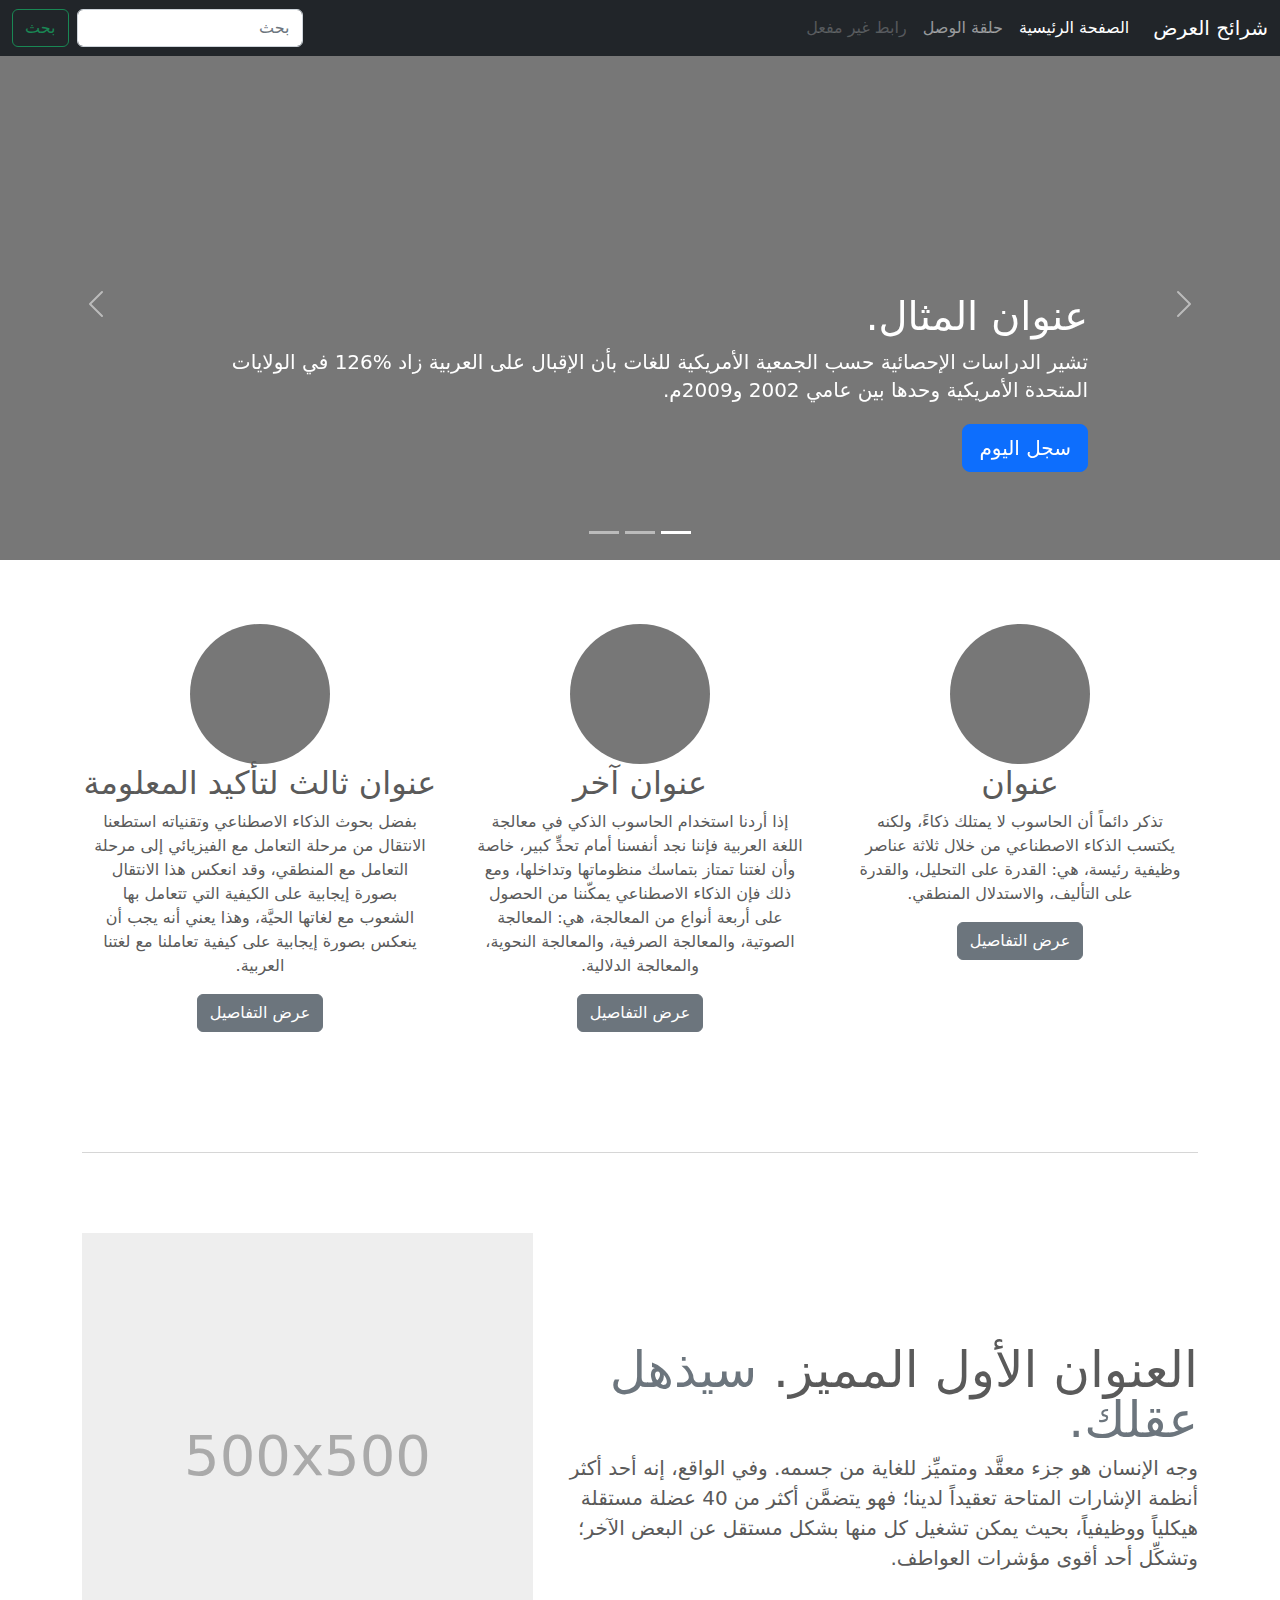
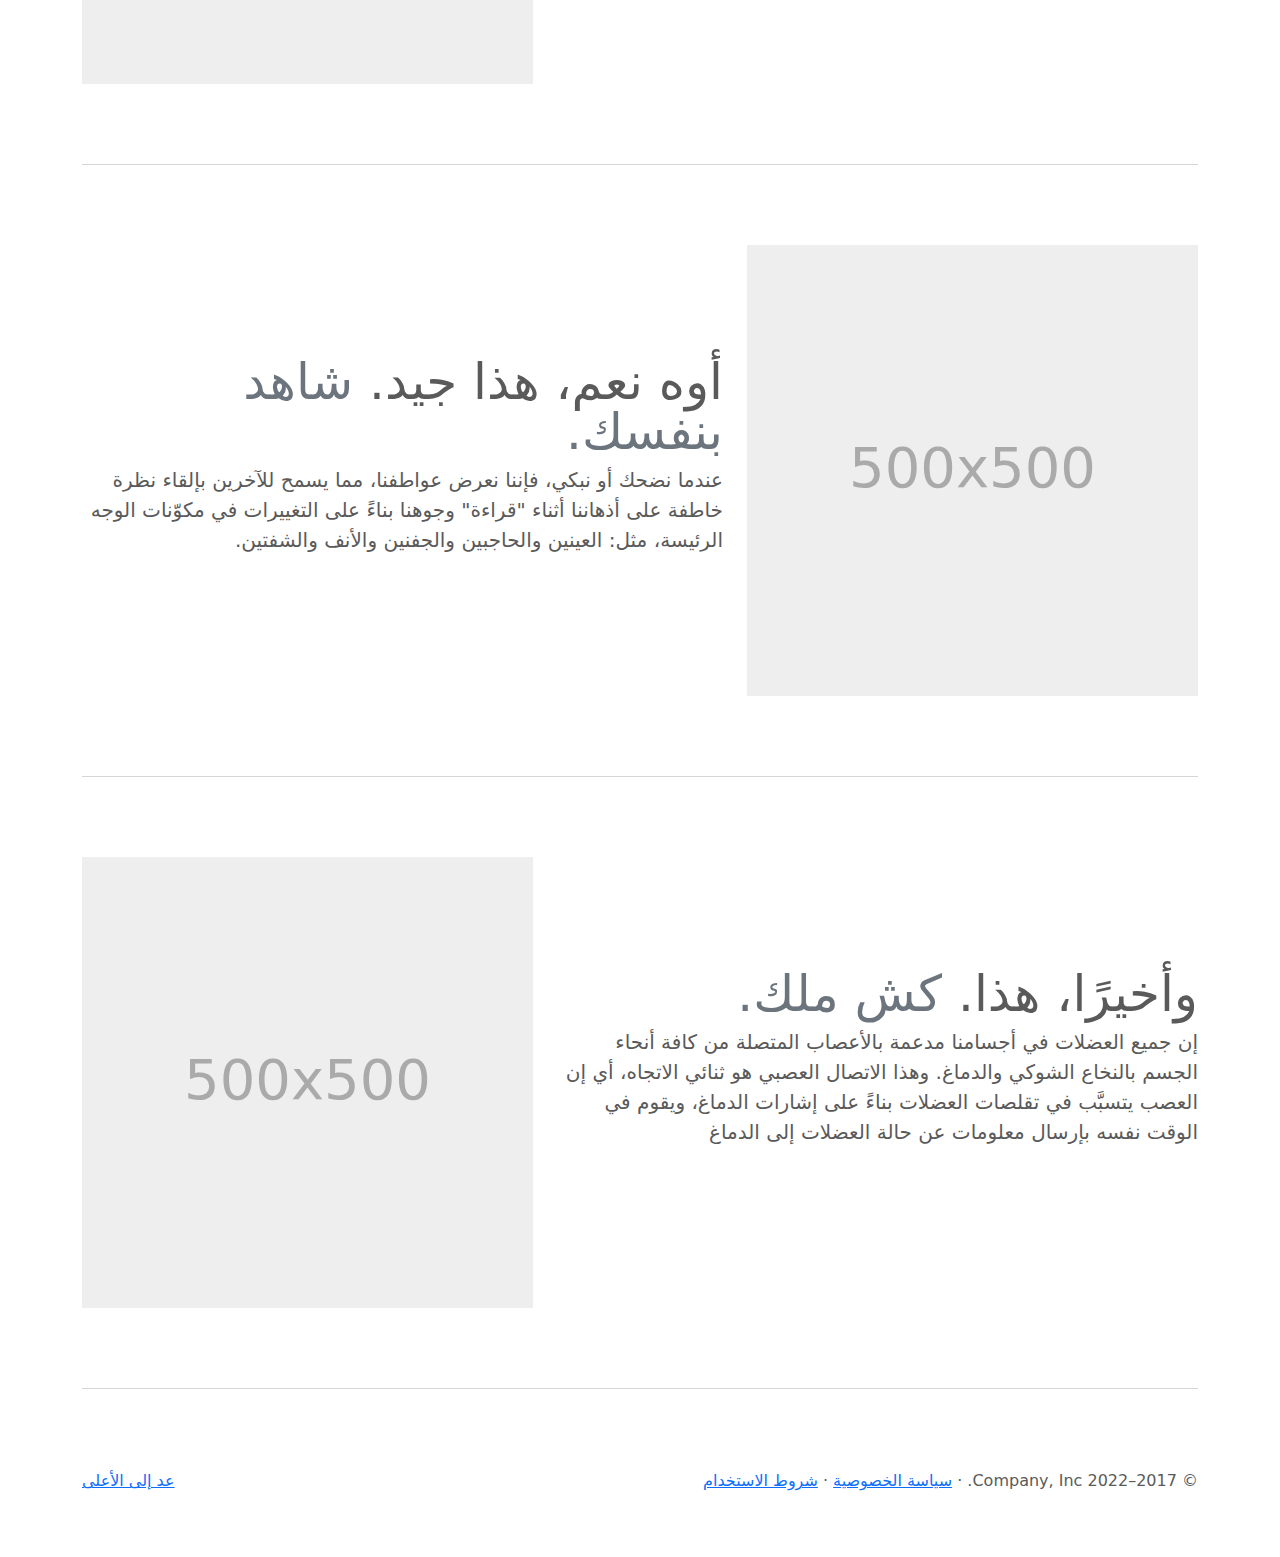
<file: bootstrap/bootstrap-5.2.3-examples/carousel-rtl/index.html>
<!doctype html>
<html lang="ar" dir="rtl">
  <head>
    <meta charset="utf-8">
    <meta name="viewport" content="width=device-width, initial-scale=1">
    <meta name="description" content="">
    <meta name="author" content="Mark Otto, Jacob Thornton, and Bootstrap contributors">
    <meta name="generator" content="Hugo 0.104.2">
    <title>قالب  شرائح العرض · Bootstrap v5.2</title>

    <link rel="canonical" href="https://getbootstrap.com/docs/5.2/examples/carousel-rtl/">

    

    

<link href="../assets/dist/css/bootstrap.rtl.min.css" rel="stylesheet">

    <style>
      .bd-placeholder-img {
        font-size: 1.125rem;
        text-anchor: middle;
        -webkit-user-select: none;
        -moz-user-select: none;
        user-select: none;
      }

      @media (min-width: 768px) {
        .bd-placeholder-img-lg {
          font-size: 3.5rem;
        }
      }

      .b-example-divider {
        height: 3rem;
        background-color: rgba(0, 0, 0, .1);
        border: solid rgba(0, 0, 0, .15);
        border-width: 1px 0;
        box-shadow: inset 0 .5em 1.5em rgba(0, 0, 0, .1), inset 0 .125em .5em rgba(0, 0, 0, .15);
      }

      .b-example-vr {
        flex-shrink: 0;
        width: 1.5rem;
        height: 100vh;
      }

      .bi {
        vertical-align: -.125em;
        fill: currentColor;
      }

      .nav-scroller {
        position: relative;
        z-index: 2;
        height: 2.75rem;
        overflow-y: hidden;
      }

      .nav-scroller .nav {
        display: flex;
        flex-wrap: nowrap;
        padding-bottom: 1rem;
        margin-top: -1px;
        overflow-x: auto;
        text-align: center;
        white-space: nowrap;
        -webkit-overflow-scrolling: touch;
      }
    </style>

    
    <!-- Custom styles for this template -->
    <link href="../carousel/carousel.rtl.css" rel="stylesheet">
  </head>
  <body>
    
<header>
  <nav class="navbar navbar-expand-md navbar-dark fixed-top bg-dark">
    <div class="container-fluid">
      <a class="navbar-brand" href="#">شرائح العرض</a>
      <button class="navbar-toggler" type="button" data-bs-toggle="collapse" data-bs-target="#navbarCollapse" aria-controls="navbarCollapse" aria-expanded="false" aria-label="تبديل التنقل">
        <span class="navbar-toggler-icon"></span>
      </button>
      <div class="collapse navbar-collapse" id="navbarCollapse">
        <ul class="navbar-nav me-auto mb-2 mb-md-0">
          <li class="nav-item">
            <a class="nav-link active" aria-current="page" href="#">الصفحة الرئيسية</a>
          </li>
          <li class="nav-item">
            <a class="nav-link" href="#">حلقة الوصل</a>
          </li>
          <li class="nav-item">
            <a class="nav-link disabled">رابط غير مفعل</a>
          </li>
        </ul>
        <form class="d-flex" role="search">
          <input class="form-control me-2" type="search" placeholder="بحث" aria-label="بحث">
          <button class="btn btn-outline-success" type="submit">بحث</button>
        </form>
      </div>
    </div>
  </nav>
</header>

<main>

  <div id="myCarousel" class="carousel slide" data-bs-ride="carousel">
    <div class="carousel-indicators">
      <button type="button" data-bs-target="#myCarousel" data-bs-slide-to="0" class="active" aria-current="true" aria-label="Slide 1"></button>
      <button type="button" data-bs-target="#myCarousel" data-bs-slide-to="1" aria-label="Slide 2"></button>
      <button type="button" data-bs-target="#myCarousel" data-bs-slide-to="2" aria-label="Slide 3"></button>
    </div>
    <div class="carousel-inner">
      <div class="carousel-item active">
        <svg class="bd-placeholder-img" width="100%" height="100%" xmlns="http://www.w3.org/2000/svg" aria-hidden="true" preserveAspectRatio="xMidYMid slice" focusable="false"><rect width="100%" height="100%" fill="#777"/></svg>

        <div class="container">
          <div class="carousel-caption text-start">
            <h1>عنوان المثال.</h1>
            <p>تشير الدراسات الإحصائية حسب الجمعية الأمريكية للغات بأن الإقبال على العربية زاد %126 في الولايات المتحدة الأمريكية وحدها بين عامي 2002 و2009م.</p>
            <p><a class="btn btn-lg btn-primary" href="#">سجل اليوم</a></p>
          </div>
        </div>
      </div>
      <div class="carousel-item">
        <svg class="bd-placeholder-img" width="100%" height="100%" xmlns="http://www.w3.org/2000/svg" aria-hidden="true" preserveAspectRatio="xMidYMid slice" focusable="false"><rect width="100%" height="100%" fill="#777"/></svg>

        <div class="container">
          <div class="carousel-caption">
            <h1>عنوان مثال آخر.</h1>
            <p>حسب المجلس الثقافي البريطاني فإن تعليم الإنجليزية داخل بريطانيا يسهم في تعزيز اقتصادها بما يتجاوز ملياري جنيه سنوياً، كما أنه وفر أكثر من 26 ألف وظيفة.</p>
            <p><a class="btn btn-lg btn-primary" href="#">أعرف أكثر</a></p>
          </div>
        </div>
      </div>
      <div class="carousel-item">
        <svg class="bd-placeholder-img" width="100%" height="100%" xmlns="http://www.w3.org/2000/svg" aria-hidden="true" preserveAspectRatio="xMidYMid slice" focusable="false"><rect width="100%" height="100%" fill="#777"/></svg>

        <div class="container">
          <div class="carousel-caption text-end">
            <h1>واحد أكثر لقياس جيد.</h1>
            <p>الإحصاءات لحجم الاستثمار اللغوي خارج بريطانيا تتفاوت من سنة لأخرى إلا أن المدير التنفيذي للمجلس الثقافي البريطاني إدي بايرز يرى أن استثمار تعليم الإنجليزية في الخارج لا يحسب على المستوى المالي فحسب بل على المستوى السياسي أيضاً.</p>
            <p><a class="btn btn-lg btn-primary" href="#">تصفح المعرض</a></p>
          </div>
        </div>
      </div>
    </div>
    <button class="carousel-control-prev" type="button" data-bs-target="#myCarousel" data-bs-slide="prev">
      <span class="carousel-control-prev-icon" aria-hidden="true"></span>
      <span class="visually-hidden">السابق</span>
    </button>
    <button class="carousel-control-next" type="button" data-bs-target="#myCarousel" data-bs-slide="next">
      <span class="carousel-control-next-icon" aria-hidden="true"></span>
      <span class="visually-hidden">التالي</span>
    </button>
  </div>


  <!-- Marketing messaging and featurettes
  ================================================== -->
  <!-- Wrap the rest of the page in another container to center all the content. -->

  <div class="container marketing">

    <!-- Three columns of text below the carousel -->
    <div class="row">
      <div class="col-lg-4">
        <svg class="bd-placeholder-img rounded-circle" width="140" height="140" xmlns="http://www.w3.org/2000/svg" role="img" aria-label="Placeholder: 140x140" preserveAspectRatio="xMidYMid slice" focusable="false"><title>Placeholder</title><rect width="100%" height="100%" fill="#777"/><text x="50%" y="50%" fill="#777" dy=".3em">140x140</text></svg>

        <h2 class="fw-normal">عنوان</h2>
        <p>تذكر دائماً أن الحاسوب لا يمتلك ذكاءً، ولكنه يكتسب الذكاء الاصطناعي من خلال ثلاثة عناصر وظيفية رئيسة، هي: القدرة على التحليل، والقدرة على التأليف، والاستدلال المنطقي.</p>
        <p><a class="btn btn-secondary" href="#">عرض التفاصيل</a></p>
      </div><!-- /.col-lg-4 -->
      <div class="col-lg-4">
        <svg class="bd-placeholder-img rounded-circle" width="140" height="140" xmlns="http://www.w3.org/2000/svg" role="img" aria-label="Placeholder: 140x140" preserveAspectRatio="xMidYMid slice" focusable="false"><title>Placeholder</title><rect width="100%" height="100%" fill="#777"/><text x="50%" y="50%" fill="#777" dy=".3em">140x140</text></svg>

        <h2 class="fw-normal">عنوان آخر</h2>
        <p>إذا أردنا استخدام الحاسوب الذكي في معالجة اللغة العربية فإننا نجد أنفسنا أمام تحدٍّ كبير، خاصة وأن لغتنا تمتاز بتماسك منظوماتها وتداخلها، ومع ذلك فإن الذكاء الاصطناعي يمكّننا من الحصول على أربعة أنواع من المعالجة، هي: المعالجة الصوتية، والمعالجة الصرفية، والمعالجة النحوية، والمعالجة الدلالية.</p>
        <p><a class="btn btn-secondary" href="#">عرض التفاصيل</a></p>
      </div><!-- /.col-lg-4 -->
      <div class="col-lg-4">
        <svg class="bd-placeholder-img rounded-circle" width="140" height="140" xmlns="http://www.w3.org/2000/svg" role="img" aria-label="Placeholder: 140x140" preserveAspectRatio="xMidYMid slice" focusable="false"><title>Placeholder</title><rect width="100%" height="100%" fill="#777"/><text x="50%" y="50%" fill="#777" dy=".3em">140x140</text></svg>

        <h2 class="fw-normal">عنوان ثالث لتأكيد المعلومة</h2>
        <p>بفضل بحوث الذكاء الاصطناعي وتقنياته استطعنا الانتقال من مرحلة التعامل مع الفيزيائي إلى مرحلة التعامل مع المنطقي، وقد انعكس هذا الانتقال بصورة إيجابية على الكيفية التي تتعامل بها الشعوب مع لغاتها الحيَّة، وهذا يعني أنه يجب أن ينعكس بصورة إيجابية على كيفية تعاملنا مع لغتنا العربية.</p>
        <p><a class="btn btn-secondary" href="#">عرض التفاصيل</a></p>
      </div><!-- /.col-lg-4 -->
    </div><!-- /.row -->


    <!-- START THE FEATURETTES -->

    <hr class="featurette-divider">

    <div class="row featurette">
      <div class="col-md-7">
        <h2 class="featurette-heading fw-normal lh-1">العنوان الأول المميز. <span class="text-muted"> سيذهل عقلك. </span></h2>
        <p class="lead">وجه الإنسان هو جزء معقَّد ومتميِّز للغاية من جسمه. وفي الواقع، إنه أحد أكثر أنظمة الإشارات المتاحة تعقيداً لدينا؛ فهو يتضمَّن أكثر من 40 عضلة مستقلة هيكلياً ووظيفياً، بحيث يمكن تشغيل كل منها بشكل مستقل عن البعض الآخر؛ وتشكِّل أحد أقوى مؤشرات العواطف.</p>
      </div>
      <div class="col-md-5">
        <svg class="bd-placeholder-img bd-placeholder-img-lg featurette-image img-fluid mx-auto" width="500" height="500" xmlns="http://www.w3.org/2000/svg" role="img" aria-label="Placeholder: 500x500" preserveAspectRatio="xMidYMid slice" focusable="false"><title>Placeholder</title><rect width="100%" height="100%" fill="#eee"/><text x="50%" y="50%" fill="#aaa" dy=".3em">500x500</text></svg>

      </div>
    </div>

    <hr class="featurette-divider">

    <div class="row featurette">
      <div class="col-md-7 order-md-2">
        <h2 class="featurette-heading fw-normal lh-1">أوه نعم، هذا جيد. <span class="text-muted"> شاهد بنفسك. </span></h2>
        <p class="lead">عندما نضحك أو نبكي، فإننا نعرض عواطفنا، مما يسمح للآخرين بإلقاء نظرة خاطفة على أذهاننا أثناء "قراءة" وجوهنا بناءً على التغييرات في مكوّنات الوجه الرئيسة، مثل: العينين والحاجبين والجفنين والأنف والشفتين.</p>
      </div>
      <div class="col-md-5 order-md-1">
        <svg class="bd-placeholder-img bd-placeholder-img-lg featurette-image img-fluid mx-auto" width="500" height="500" xmlns="http://www.w3.org/2000/svg" role="img" aria-label="Placeholder: 500x500" preserveAspectRatio="xMidYMid slice" focusable="false"><title>Placeholder</title><rect width="100%" height="100%" fill="#eee"/><text x="50%" y="50%" fill="#aaa" dy=".3em">500x500</text></svg>

      </div>
    </div>

    <hr class="featurette-divider">

    <div class="row featurette">
      <div class="col-md-7">
        <h2 class="featurette-heading fw-normal lh-1">وأخيرًا، هذا. <span class="text-muted"> كش ملك. </span></h2>
        <p class="lead">إن جميع العضلات في أجسامنا مدعمة بالأعصاب المتصلة من كافة أنحاء الجسم بالنخاع الشوكي والدماغ. وهذا الاتصال العصبي هو ثنائي الاتجاه، أي إن العصب يتسبَّب في تقلصات العضلات بناءً على إشارات الدماغ، ويقوم في الوقت نفسه بإرسال معلومات عن حالة العضلات إلى الدماغ</p>
      </div>
      <div class="col-md-5">
        <svg class="bd-placeholder-img bd-placeholder-img-lg featurette-image img-fluid mx-auto" width="500" height="500" xmlns="http://www.w3.org/2000/svg" role="img" aria-label="Placeholder: 500x500" preserveAspectRatio="xMidYMid slice" focusable="false"><title>Placeholder</title><rect width="100%" height="100%" fill="#eee"/><text x="50%" y="50%" fill="#aaa" dy=".3em">500x500</text></svg>

      </div>
    </div>

    <hr class="featurette-divider">

    <!-- /END THE FEATURETTES -->

  </div><!-- /.container -->


  <!-- FOOTER -->
  <footer class="container">
    <p class="float-end"><a href="#">عد إلى الأعلى</a></p>
    <p>&copy; 2017–2022 Company, Inc. &middot; <a href="#">سياسة الخصوصية</a> &middot; <a href="#">شروط الاستخدام</a></p>
  </footer>
</main>


    <script src="../assets/dist/js/bootstrap.bundle.min.js"></script>

      
  </body>
</html>
</file>
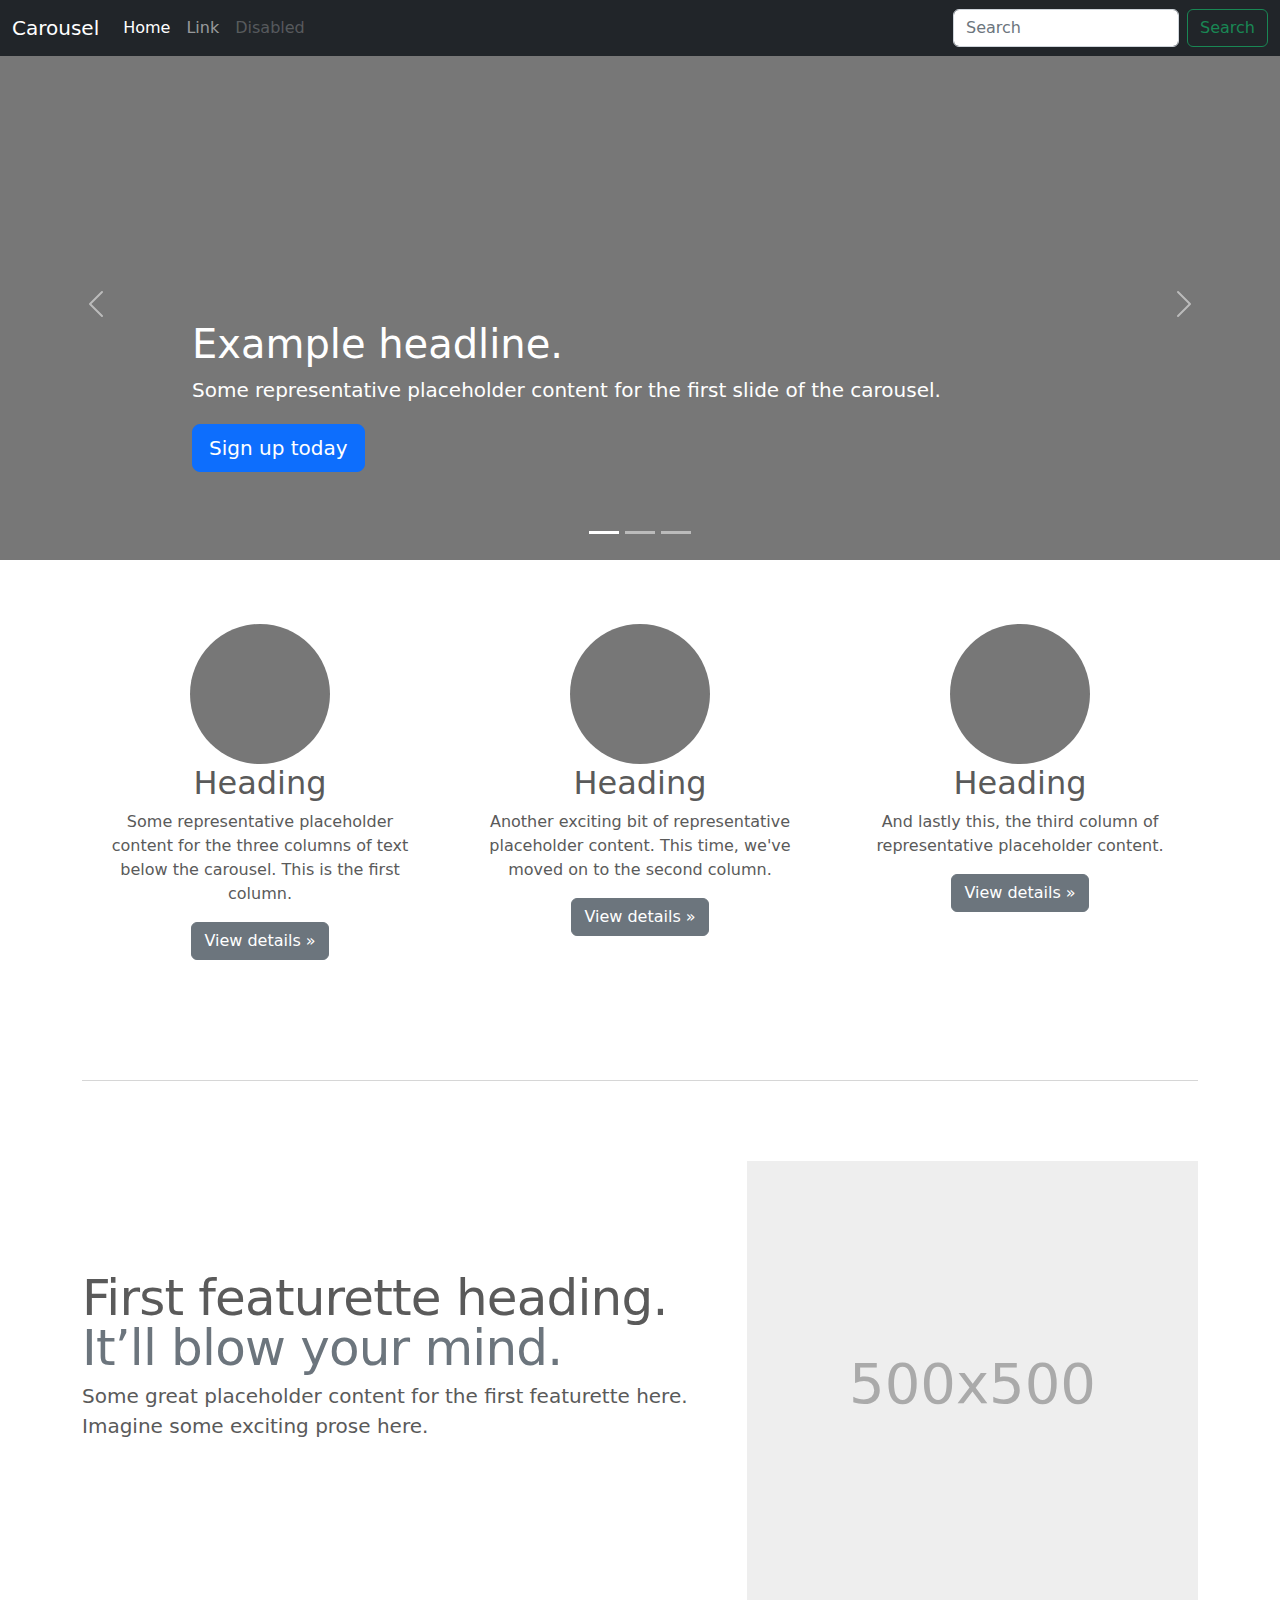
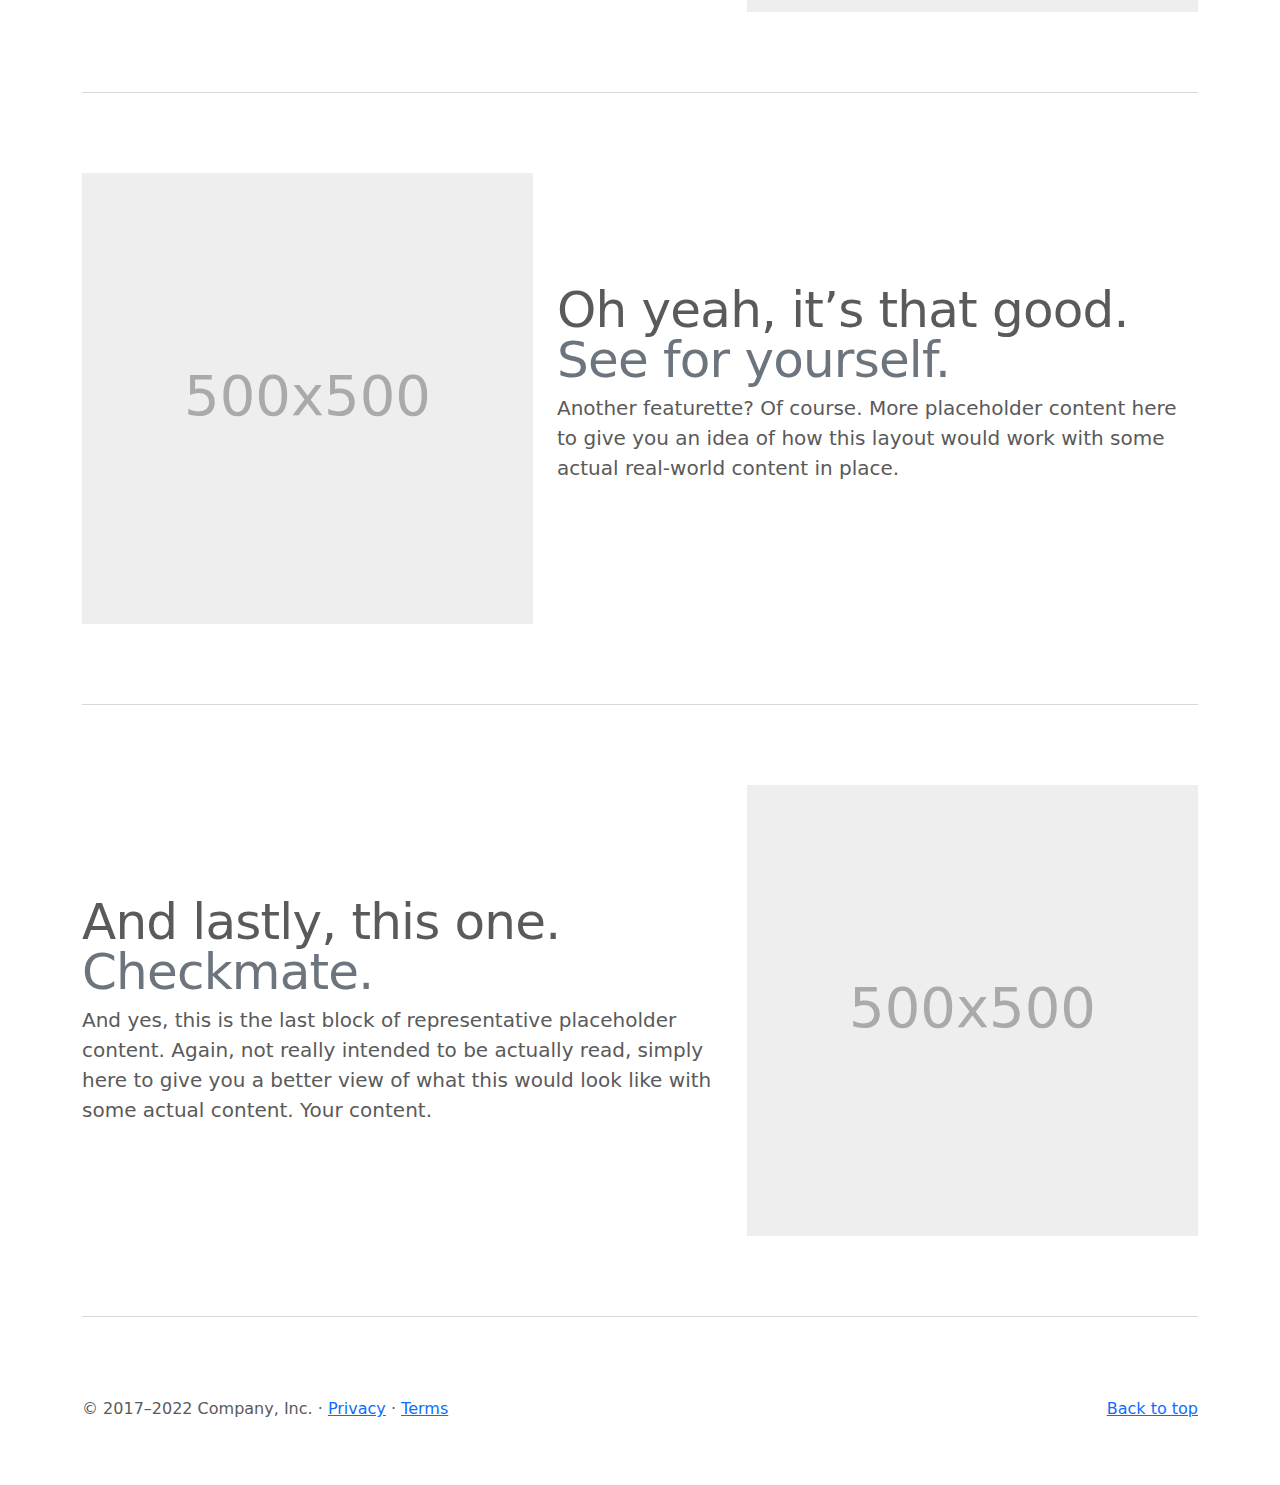
<file: bootstrap/bootstrap-5.2.3-examples/carousel/index.html>
<!doctype html>
<html lang="en">
  <head>
    <meta charset="utf-8">
    <meta name="viewport" content="width=device-width, initial-scale=1">
    <meta name="description" content="">
    <meta name="author" content="Mark Otto, Jacob Thornton, and Bootstrap contributors">
    <meta name="generator" content="Hugo 0.104.2">
    <title>Carousel Template · Bootstrap v5.2</title>

    <link rel="canonical" href="https://getbootstrap.com/docs/5.2/examples/carousel/">

    

    

<link href="../assets/dist/css/bootstrap.min.css" rel="stylesheet">

    <style>
      .bd-placeholder-img {
        font-size: 1.125rem;
        text-anchor: middle;
        -webkit-user-select: none;
        -moz-user-select: none;
        user-select: none;
      }

      @media (min-width: 768px) {
        .bd-placeholder-img-lg {
          font-size: 3.5rem;
        }
      }

      .b-example-divider {
        height: 3rem;
        background-color: rgba(0, 0, 0, .1);
        border: solid rgba(0, 0, 0, .15);
        border-width: 1px 0;
        box-shadow: inset 0 .5em 1.5em rgba(0, 0, 0, .1), inset 0 .125em .5em rgba(0, 0, 0, .15);
      }

      .b-example-vr {
        flex-shrink: 0;
        width: 1.5rem;
        height: 100vh;
      }

      .bi {
        vertical-align: -.125em;
        fill: currentColor;
      }

      .nav-scroller {
        position: relative;
        z-index: 2;
        height: 2.75rem;
        overflow-y: hidden;
      }

      .nav-scroller .nav {
        display: flex;
        flex-wrap: nowrap;
        padding-bottom: 1rem;
        margin-top: -1px;
        overflow-x: auto;
        text-align: center;
        white-space: nowrap;
        -webkit-overflow-scrolling: touch;
      }
    </style>

    
    <!-- Custom styles for this template -->
    <link href="carousel.css" rel="stylesheet">
  </head>
  <body>
    
<header>
  <nav class="navbar navbar-expand-md navbar-dark fixed-top bg-dark">
    <div class="container-fluid">
      <a class="navbar-brand" href="#">Carousel</a>
      <button class="navbar-toggler" type="button" data-bs-toggle="collapse" data-bs-target="#navbarCollapse" aria-controls="navbarCollapse" aria-expanded="false" aria-label="Toggle navigation">
        <span class="navbar-toggler-icon"></span>
      </button>
      <div class="collapse navbar-collapse" id="navbarCollapse">
        <ul class="navbar-nav me-auto mb-2 mb-md-0">
          <li class="nav-item">
            <a class="nav-link active" aria-current="page" href="#">Home</a>
          </li>
          <li class="nav-item">
            <a class="nav-link" href="#">Link</a>
          </li>
          <li class="nav-item">
            <a class="nav-link disabled">Disabled</a>
          </li>
        </ul>
        <form class="d-flex" role="search">
          <input class="form-control me-2" type="search" placeholder="Search" aria-label="Search">
          <button class="btn btn-outline-success" type="submit">Search</button>
        </form>
      </div>
    </div>
  </nav>
</header>

<main>

  <div id="myCarousel" class="carousel slide" data-bs-ride="carousel">
    <div class="carousel-indicators">
      <button type="button" data-bs-target="#myCarousel" data-bs-slide-to="0" class="active" aria-current="true" aria-label="Slide 1"></button>
      <button type="button" data-bs-target="#myCarousel" data-bs-slide-to="1" aria-label="Slide 2"></button>
      <button type="button" data-bs-target="#myCarousel" data-bs-slide-to="2" aria-label="Slide 3"></button>
    </div>
    <div class="carousel-inner">
      <div class="carousel-item active">
        <svg class="bd-placeholder-img" width="100%" height="100%" xmlns="http://www.w3.org/2000/svg" aria-hidden="true" preserveAspectRatio="xMidYMid slice" focusable="false"><rect width="100%" height="100%" fill="#777"/></svg>

        <div class="container">
          <div class="carousel-caption text-start">
            <h1>Example headline.</h1>
            <p>Some representative placeholder content for the first slide of the carousel.</p>
            <p><a class="btn btn-lg btn-primary" href="#">Sign up today</a></p>
          </div>
        </div>
      </div>
      <div class="carousel-item">
        <svg class="bd-placeholder-img" width="100%" height="100%" xmlns="http://www.w3.org/2000/svg" aria-hidden="true" preserveAspectRatio="xMidYMid slice" focusable="false"><rect width="100%" height="100%" fill="#777"/></svg>

        <div class="container">
          <div class="carousel-caption">
            <h1>Another example headline.</h1>
            <p>Some representative placeholder content for the second slide of the carousel.</p>
            <p><a class="btn btn-lg btn-primary" href="#">Learn more</a></p>
          </div>
        </div>
      </div>
      <div class="carousel-item">
        <svg class="bd-placeholder-img" width="100%" height="100%" xmlns="http://www.w3.org/2000/svg" aria-hidden="true" preserveAspectRatio="xMidYMid slice" focusable="false"><rect width="100%" height="100%" fill="#777"/></svg>

        <div class="container">
          <div class="carousel-caption text-end">
            <h1>One more for good measure.</h1>
            <p>Some representative placeholder content for the third slide of this carousel.</p>
            <p><a class="btn btn-lg btn-primary" href="#">Browse gallery</a></p>
          </div>
        </div>
      </div>
    </div>
    <button class="carousel-control-prev" type="button" data-bs-target="#myCarousel" data-bs-slide="prev">
      <span class="carousel-control-prev-icon" aria-hidden="true"></span>
      <span class="visually-hidden">Previous</span>
    </button>
    <button class="carousel-control-next" type="button" data-bs-target="#myCarousel" data-bs-slide="next">
      <span class="carousel-control-next-icon" aria-hidden="true"></span>
      <span class="visually-hidden">Next</span>
    </button>
  </div>


  <!-- Marketing messaging and featurettes
  ================================================== -->
  <!-- Wrap the rest of the page in another container to center all the content. -->

  <div class="container marketing">

    <!-- Three columns of text below the carousel -->
    <div class="row">
      <div class="col-lg-4">
        <svg class="bd-placeholder-img rounded-circle" width="140" height="140" xmlns="http://www.w3.org/2000/svg" role="img" aria-label="Placeholder: 140x140" preserveAspectRatio="xMidYMid slice" focusable="false"><title>Placeholder</title><rect width="100%" height="100%" fill="#777"/><text x="50%" y="50%" fill="#777" dy=".3em">140x140</text></svg>

        <h2 class="fw-normal">Heading</h2>
        <p>Some representative placeholder content for the three columns of text below the carousel. This is the first column.</p>
        <p><a class="btn btn-secondary" href="#">View details &raquo;</a></p>
      </div><!-- /.col-lg-4 -->
      <div class="col-lg-4">
        <svg class="bd-placeholder-img rounded-circle" width="140" height="140" xmlns="http://www.w3.org/2000/svg" role="img" aria-label="Placeholder: 140x140" preserveAspectRatio="xMidYMid slice" focusable="false"><title>Placeholder</title><rect width="100%" height="100%" fill="#777"/><text x="50%" y="50%" fill="#777" dy=".3em">140x140</text></svg>

        <h2 class="fw-normal">Heading</h2>
        <p>Another exciting bit of representative placeholder content. This time, we've moved on to the second column.</p>
        <p><a class="btn btn-secondary" href="#">View details &raquo;</a></p>
      </div><!-- /.col-lg-4 -->
      <div class="col-lg-4">
        <svg class="bd-placeholder-img rounded-circle" width="140" height="140" xmlns="http://www.w3.org/2000/svg" role="img" aria-label="Placeholder: 140x140" preserveAspectRatio="xMidYMid slice" focusable="false"><title>Placeholder</title><rect width="100%" height="100%" fill="#777"/><text x="50%" y="50%" fill="#777" dy=".3em">140x140</text></svg>

        <h2 class="fw-normal">Heading</h2>
        <p>And lastly this, the third column of representative placeholder content.</p>
        <p><a class="btn btn-secondary" href="#">View details &raquo;</a></p>
      </div><!-- /.col-lg-4 -->
    </div><!-- /.row -->


    <!-- START THE FEATURETTES -->

    <hr class="featurette-divider">

    <div class="row featurette">
      <div class="col-md-7">
        <h2 class="featurette-heading fw-normal lh-1">First featurette heading. <span class="text-muted">It’ll blow your mind.</span></h2>
        <p class="lead">Some great placeholder content for the first featurette here. Imagine some exciting prose here.</p>
      </div>
      <div class="col-md-5">
        <svg class="bd-placeholder-img bd-placeholder-img-lg featurette-image img-fluid mx-auto" width="500" height="500" xmlns="http://www.w3.org/2000/svg" role="img" aria-label="Placeholder: 500x500" preserveAspectRatio="xMidYMid slice" focusable="false"><title>Placeholder</title><rect width="100%" height="100%" fill="#eee"/><text x="50%" y="50%" fill="#aaa" dy=".3em">500x500</text></svg>

      </div>
    </div>

    <hr class="featurette-divider">

    <div class="row featurette">
      <div class="col-md-7 order-md-2">
        <h2 class="featurette-heading fw-normal lh-1">Oh yeah, it’s that good. <span class="text-muted">See for yourself.</span></h2>
        <p class="lead">Another featurette? Of course. More placeholder content here to give you an idea of how this layout would work with some actual real-world content in place.</p>
      </div>
      <div class="col-md-5 order-md-1">
        <svg class="bd-placeholder-img bd-placeholder-img-lg featurette-image img-fluid mx-auto" width="500" height="500" xmlns="http://www.w3.org/2000/svg" role="img" aria-label="Placeholder: 500x500" preserveAspectRatio="xMidYMid slice" focusable="false"><title>Placeholder</title><rect width="100%" height="100%" fill="#eee"/><text x="50%" y="50%" fill="#aaa" dy=".3em">500x500</text></svg>

      </div>
    </div>

    <hr class="featurette-divider">

    <div class="row featurette">
      <div class="col-md-7">
        <h2 class="featurette-heading fw-normal lh-1">And lastly, this one. <span class="text-muted">Checkmate.</span></h2>
        <p class="lead">And yes, this is the last block of representative placeholder content. Again, not really intended to be actually read, simply here to give you a better view of what this would look like with some actual content. Your content.</p>
      </div>
      <div class="col-md-5">
        <svg class="bd-placeholder-img bd-placeholder-img-lg featurette-image img-fluid mx-auto" width="500" height="500" xmlns="http://www.w3.org/2000/svg" role="img" aria-label="Placeholder: 500x500" preserveAspectRatio="xMidYMid slice" focusable="false"><title>Placeholder</title><rect width="100%" height="100%" fill="#eee"/><text x="50%" y="50%" fill="#aaa" dy=".3em">500x500</text></svg>

      </div>
    </div>

    <hr class="featurette-divider">

    <!-- /END THE FEATURETTES -->

  </div><!-- /.container -->


  <!-- FOOTER -->
  <footer class="container">
    <p class="float-end"><a href="#">Back to top</a></p>
    <p>&copy; 2017–2022 Company, Inc. &middot; <a href="#">Privacy</a> &middot; <a href="#">Terms</a></p>
  </footer>
</main>


    <script src="../assets/dist/js/bootstrap.bundle.min.js"></script>

      
  </body>
</html>
</file>
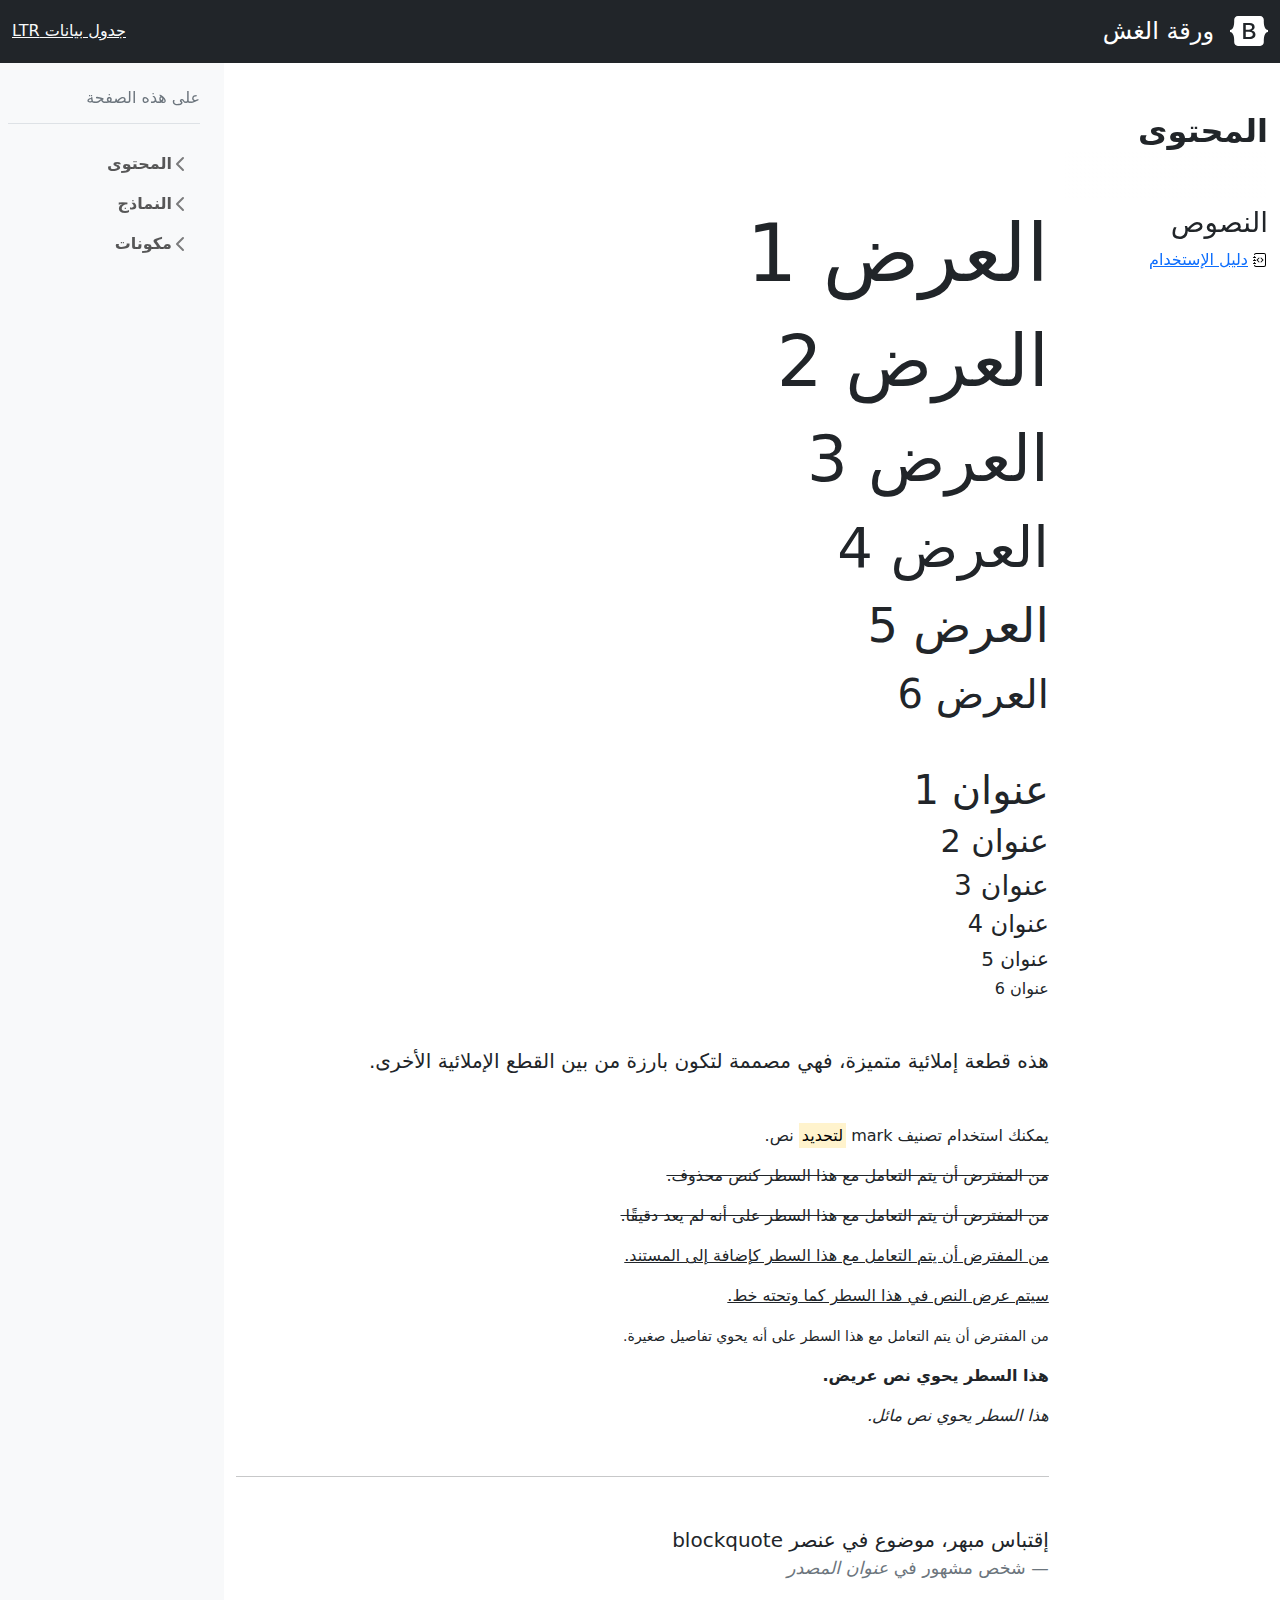
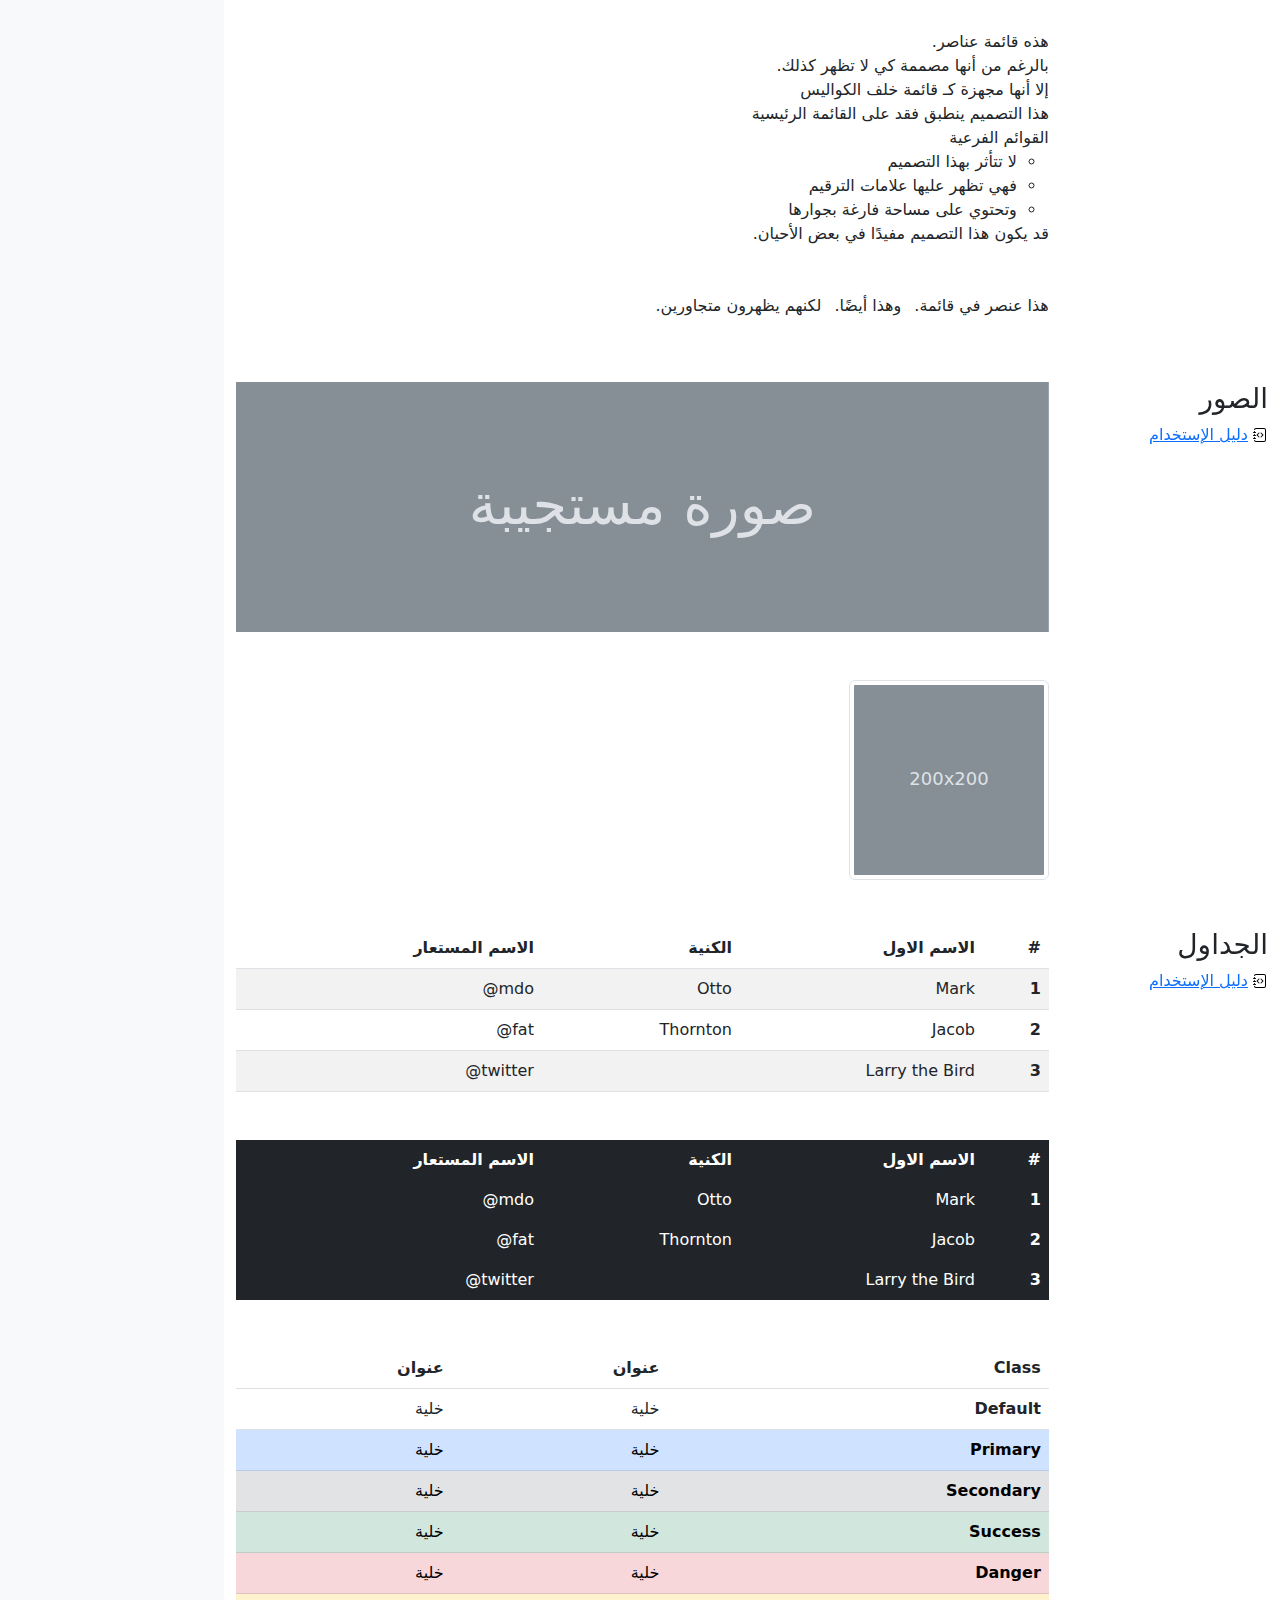
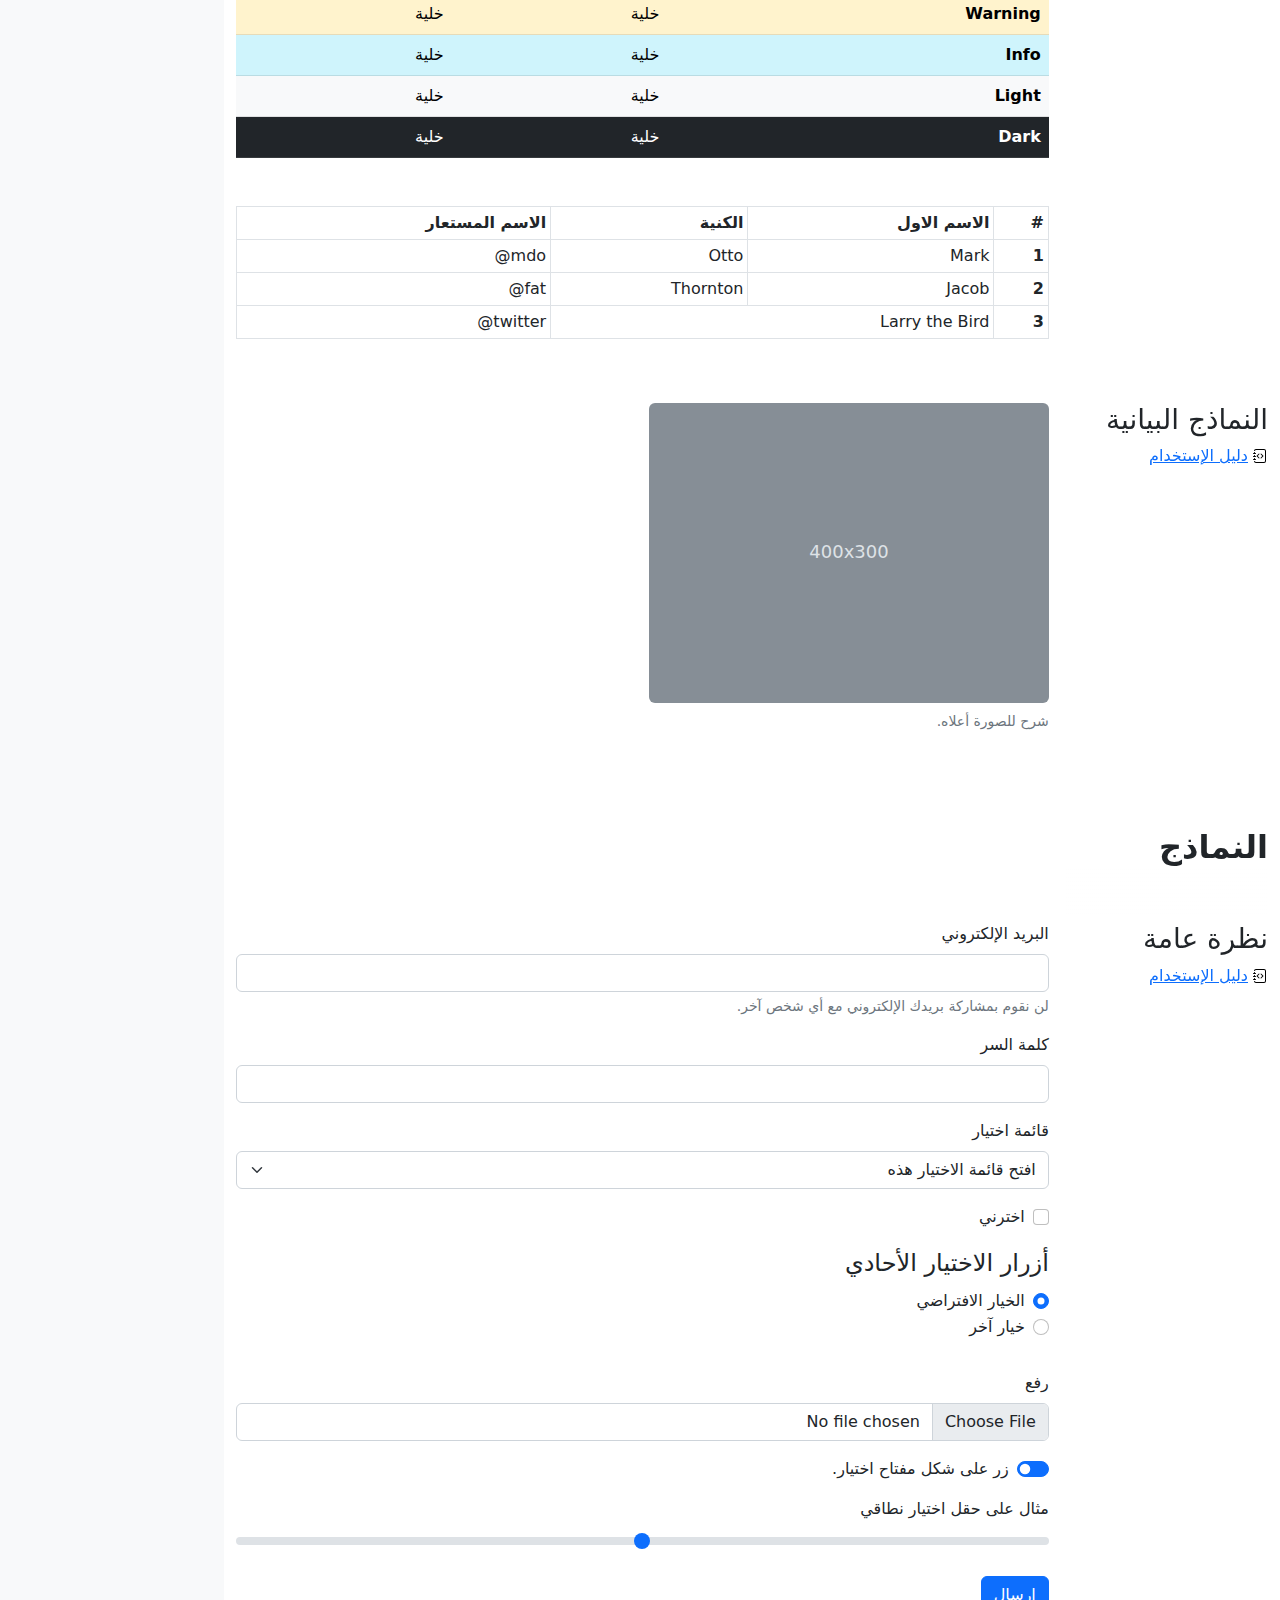
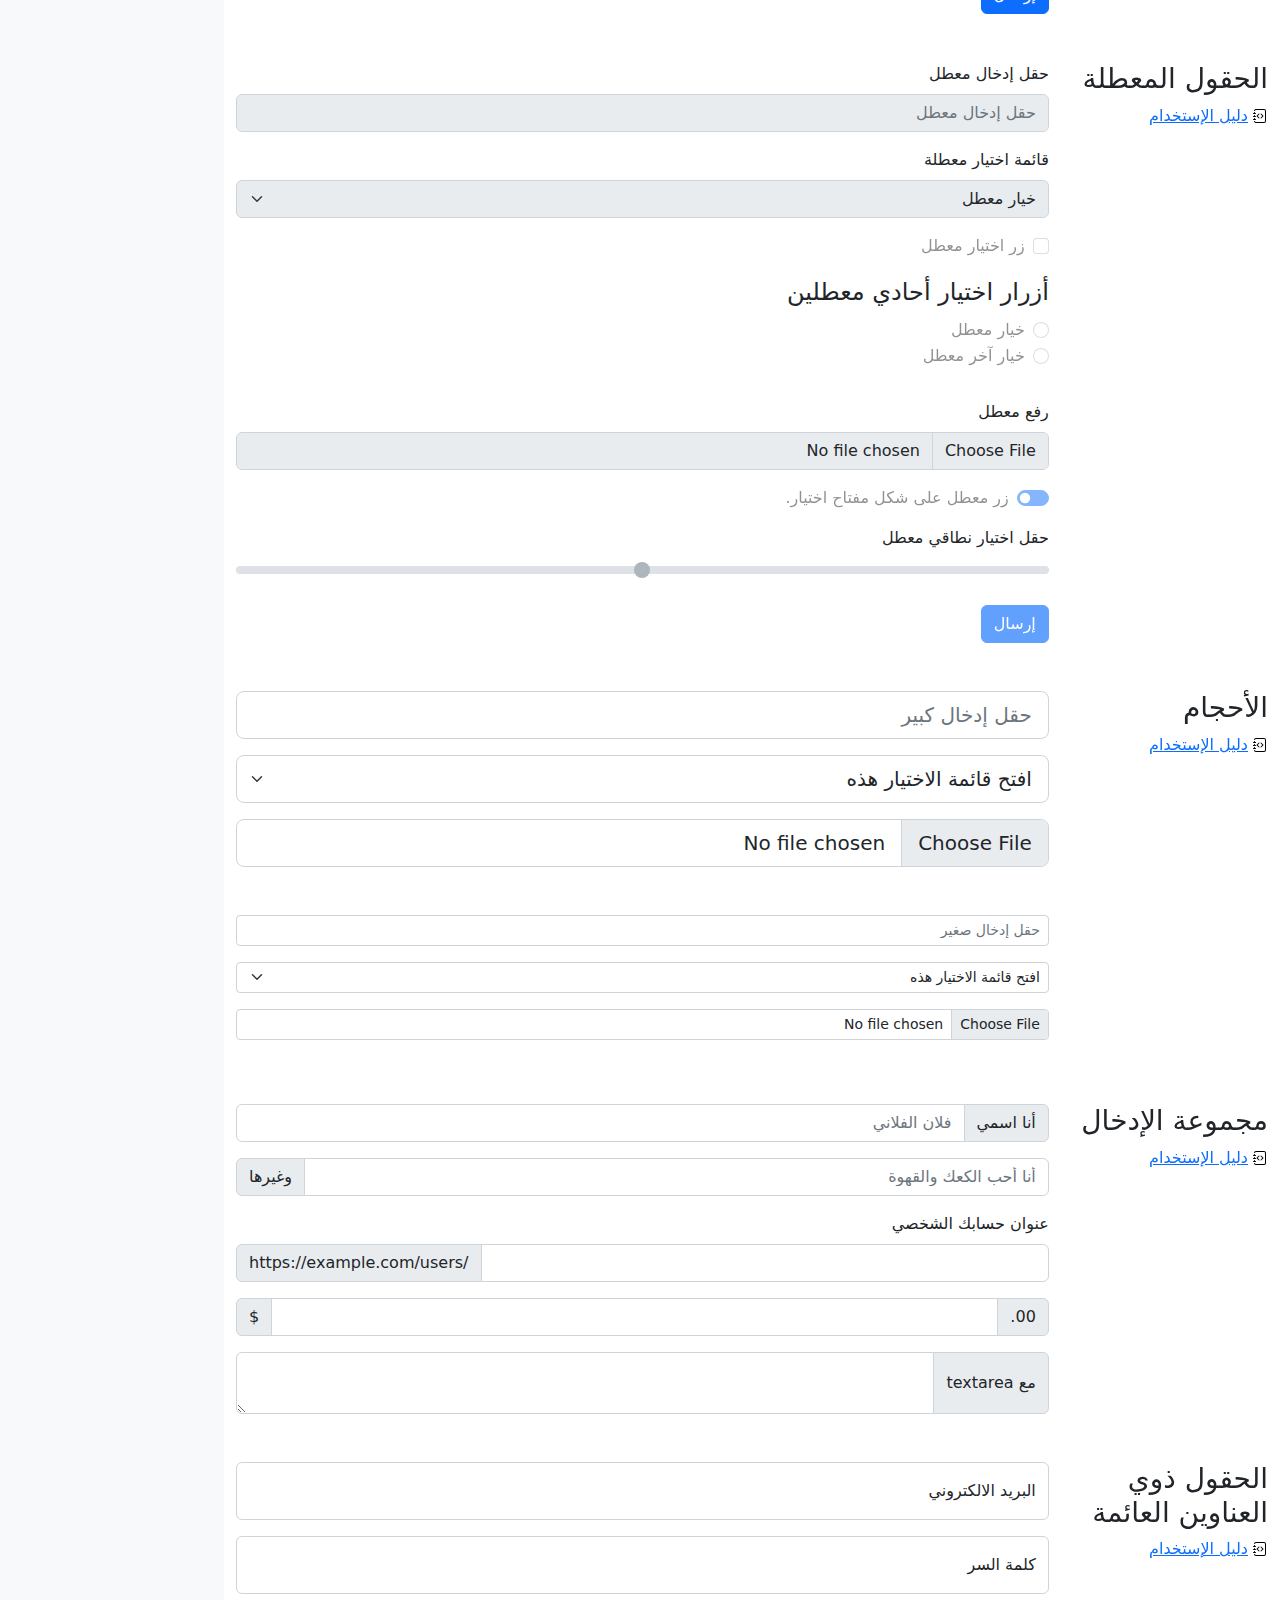
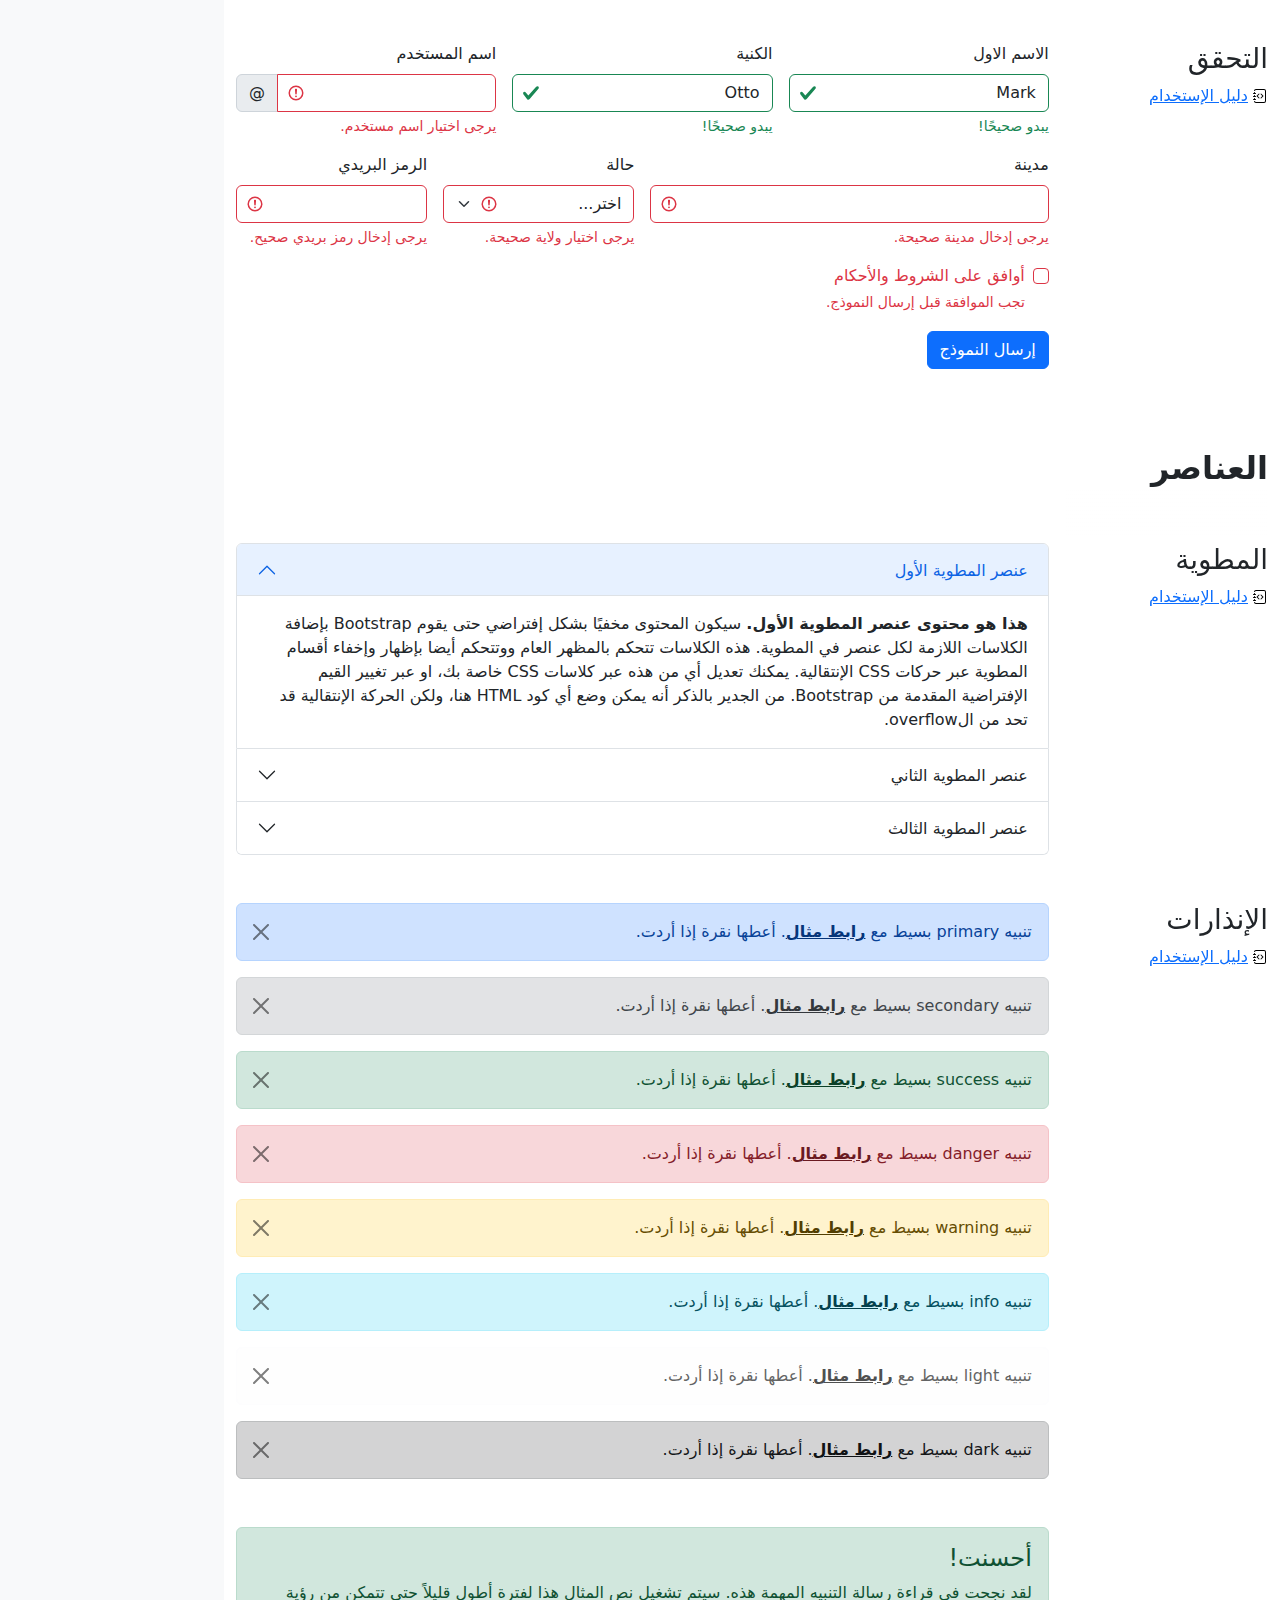
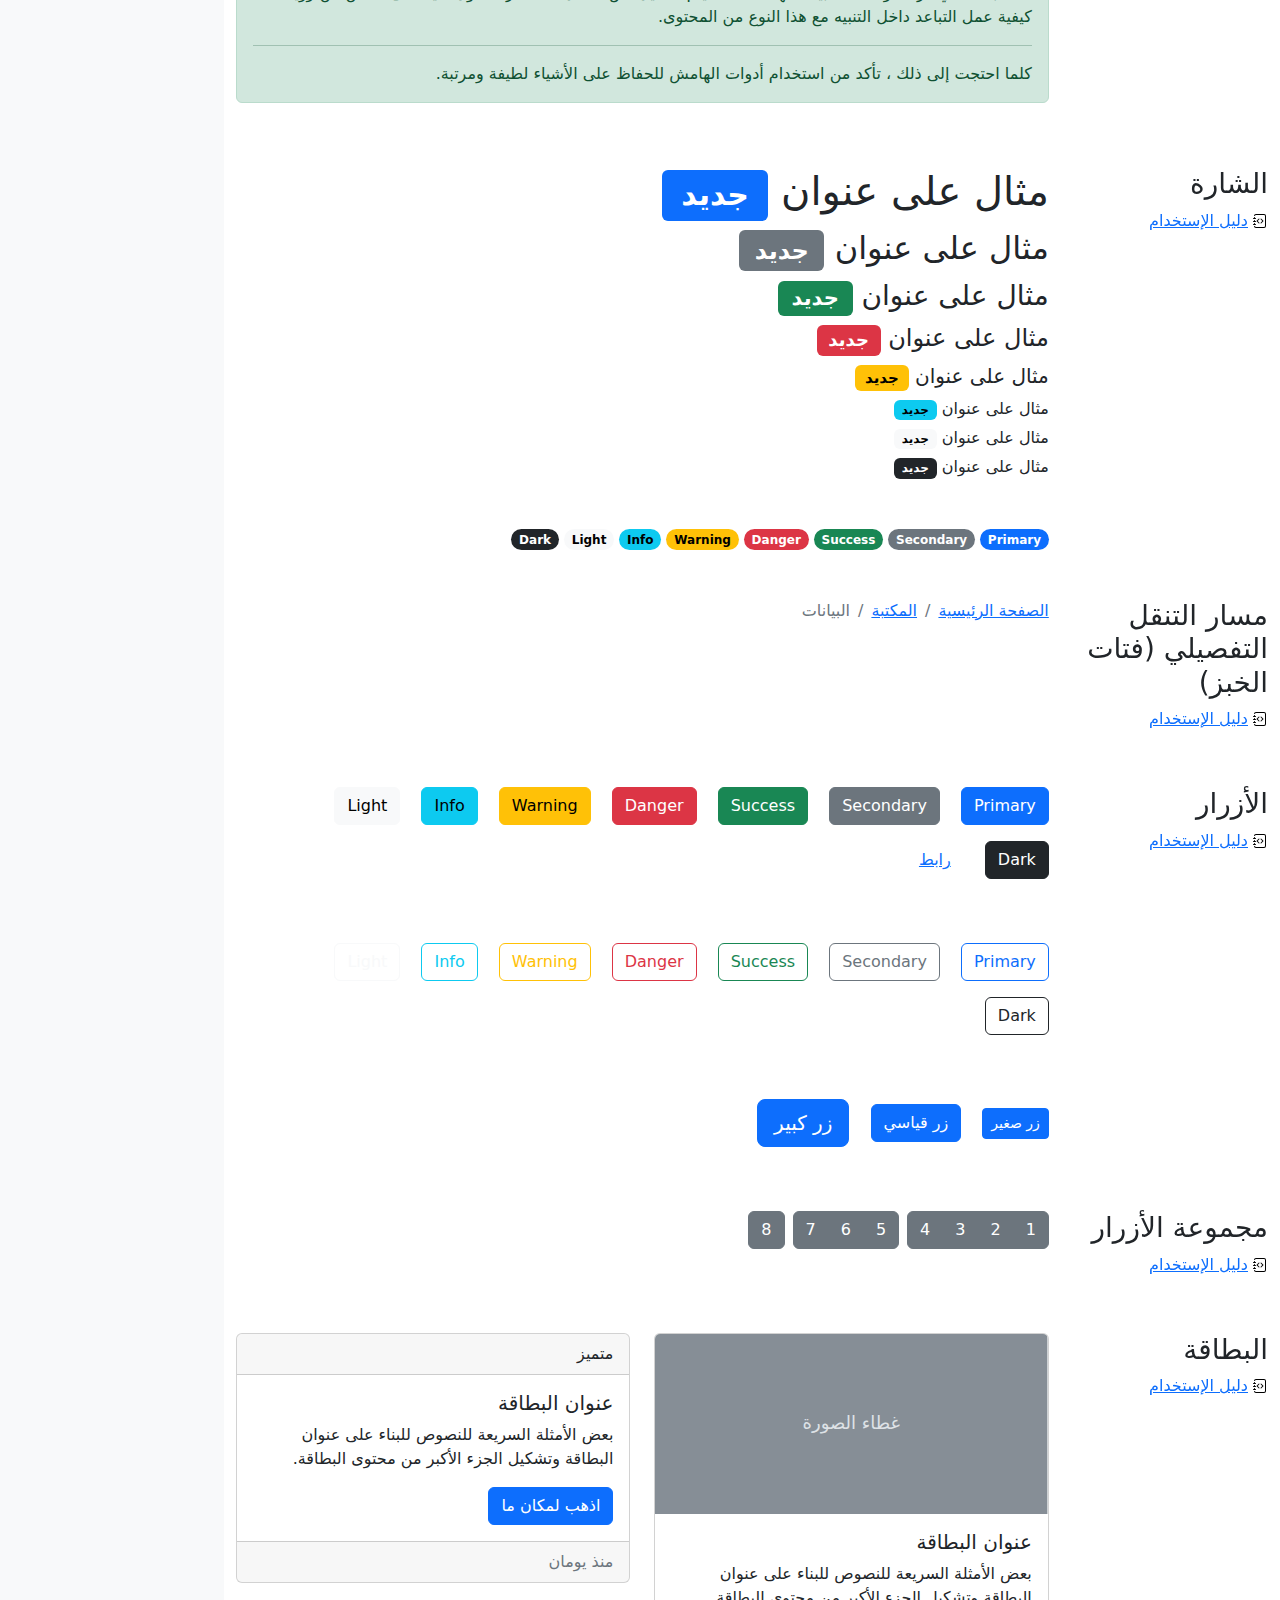
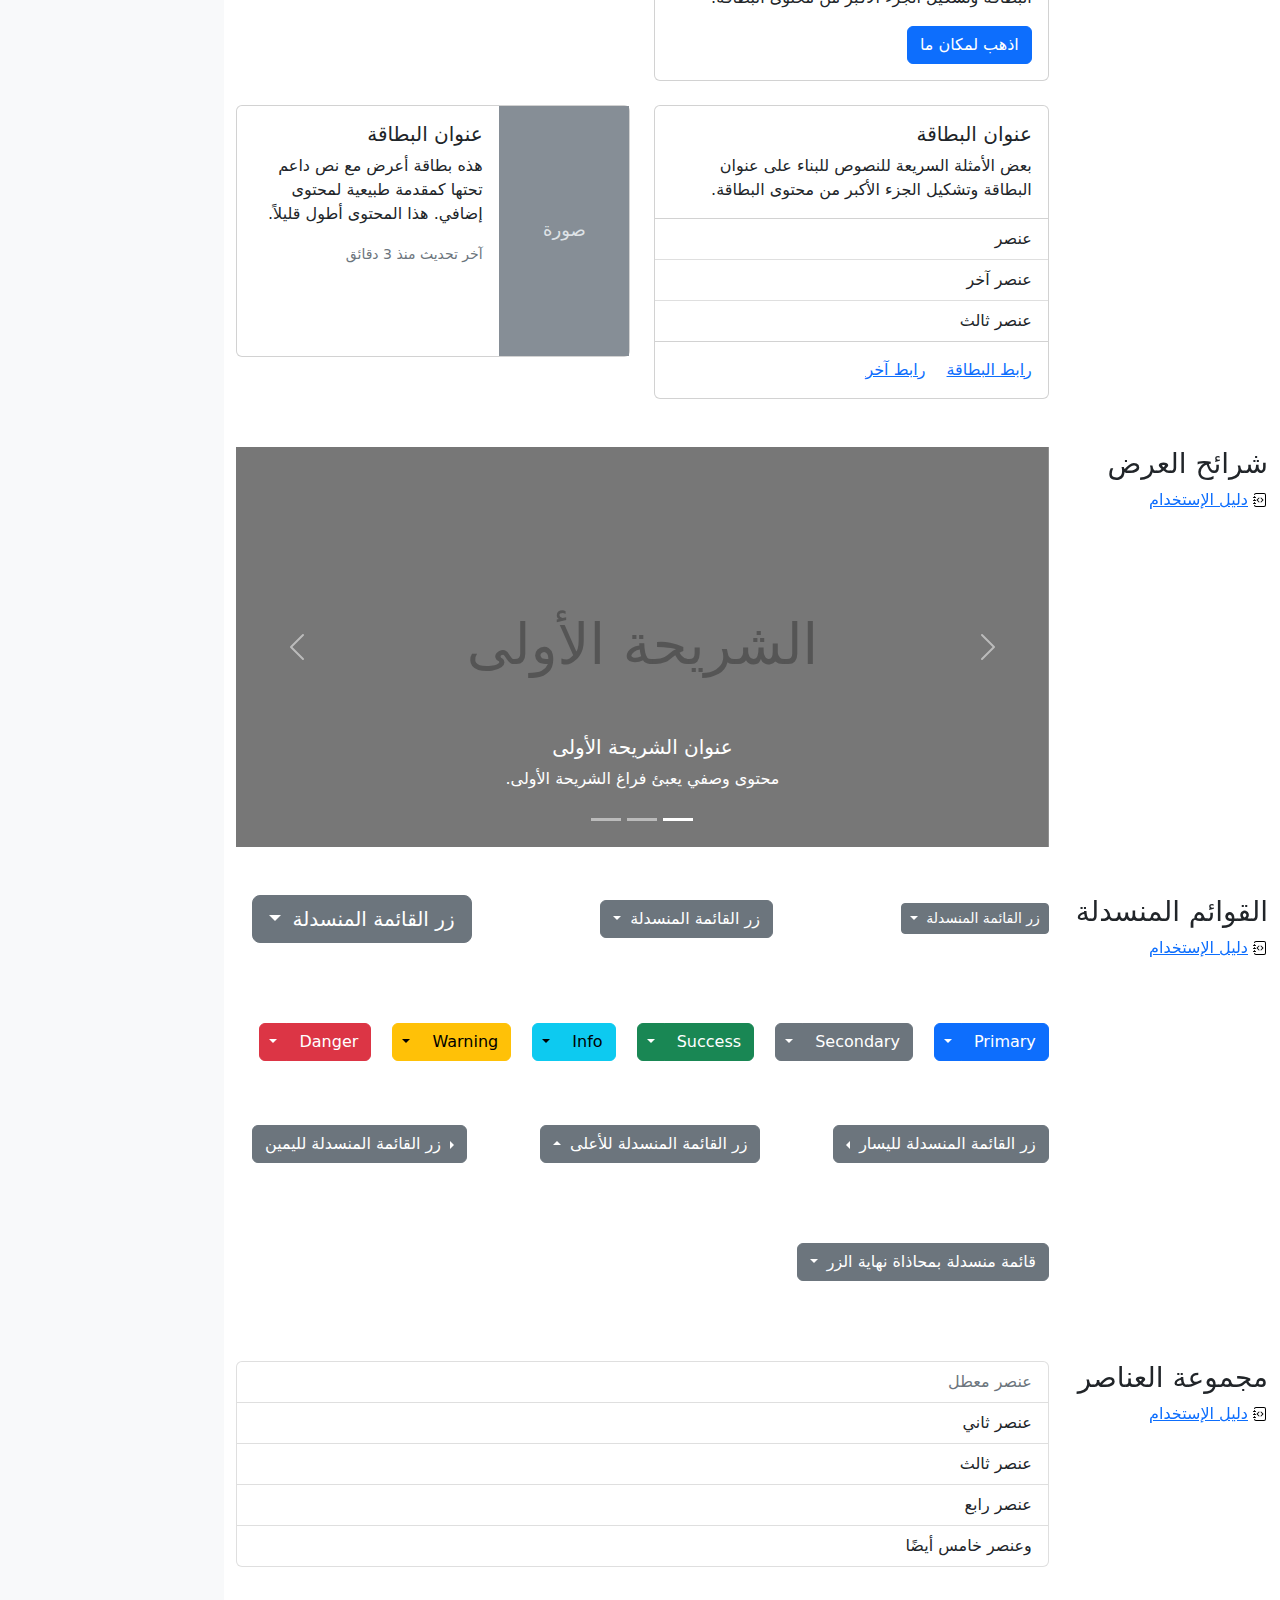
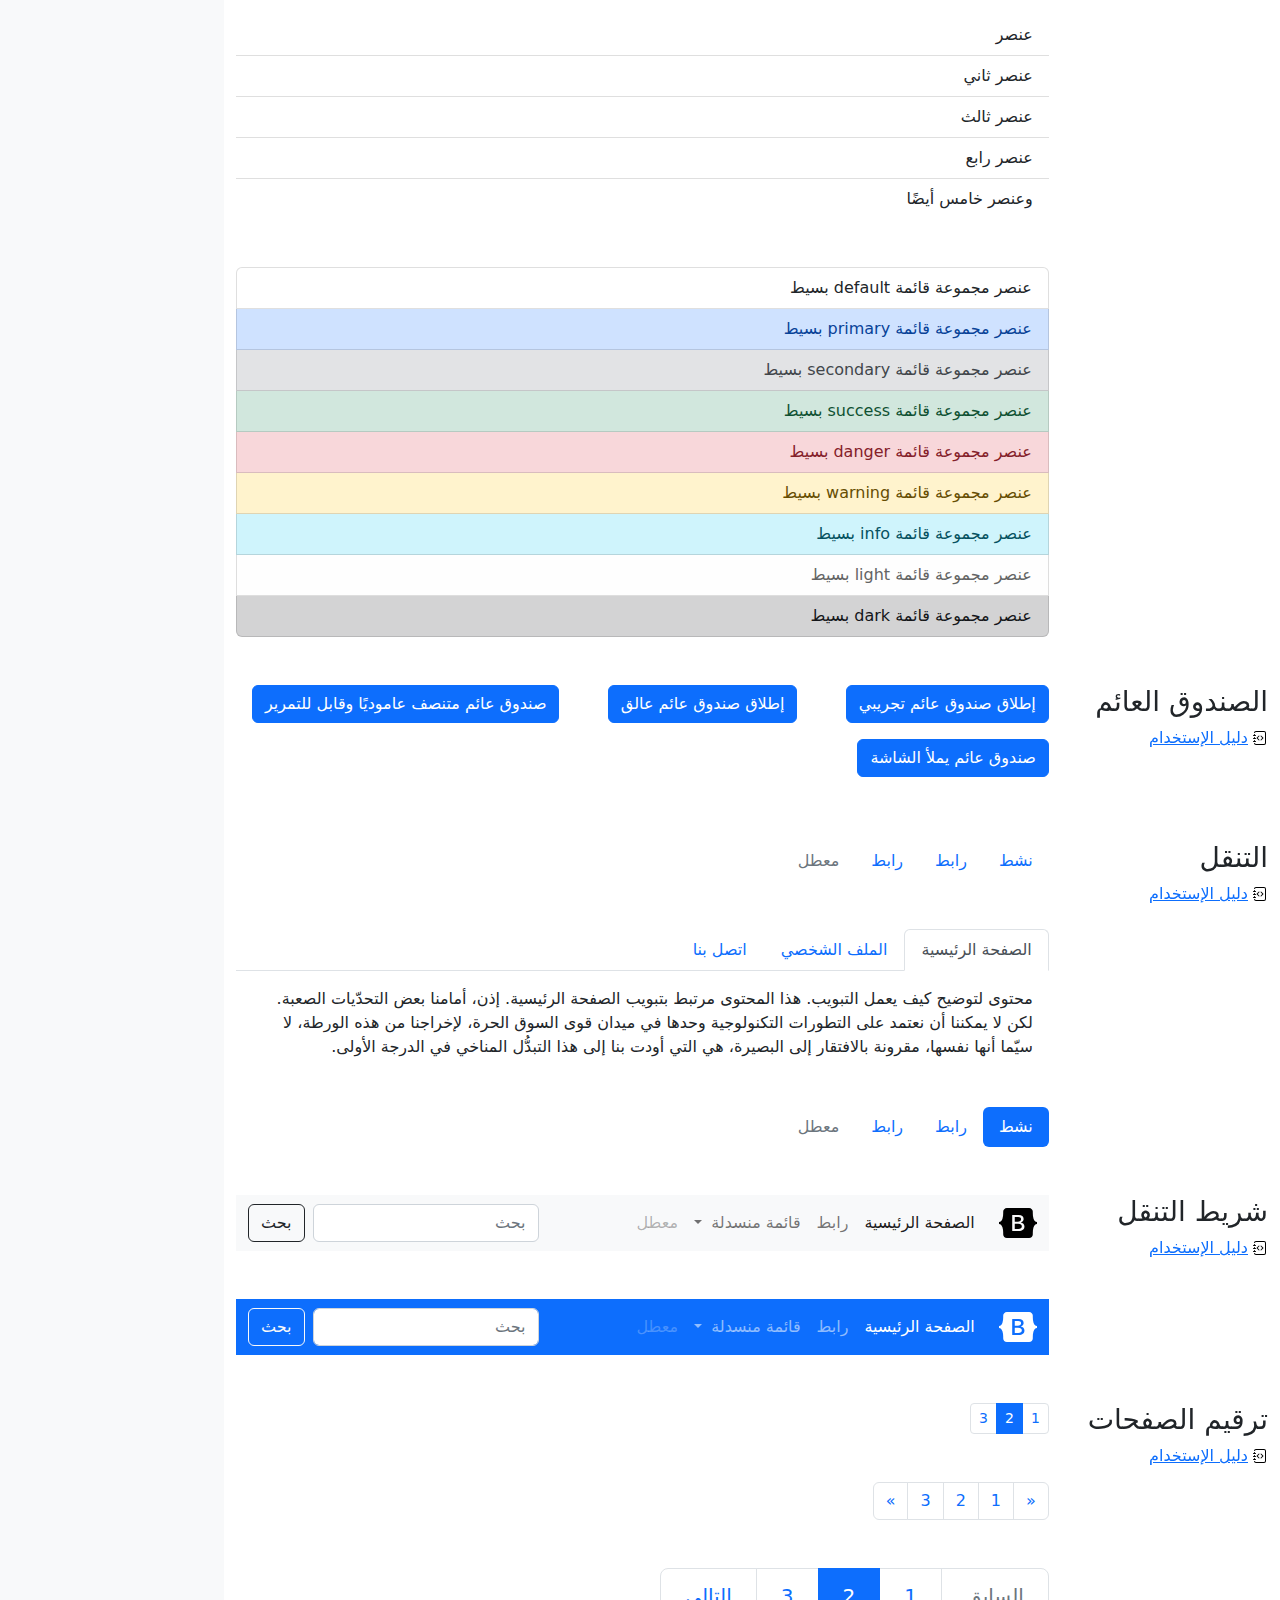
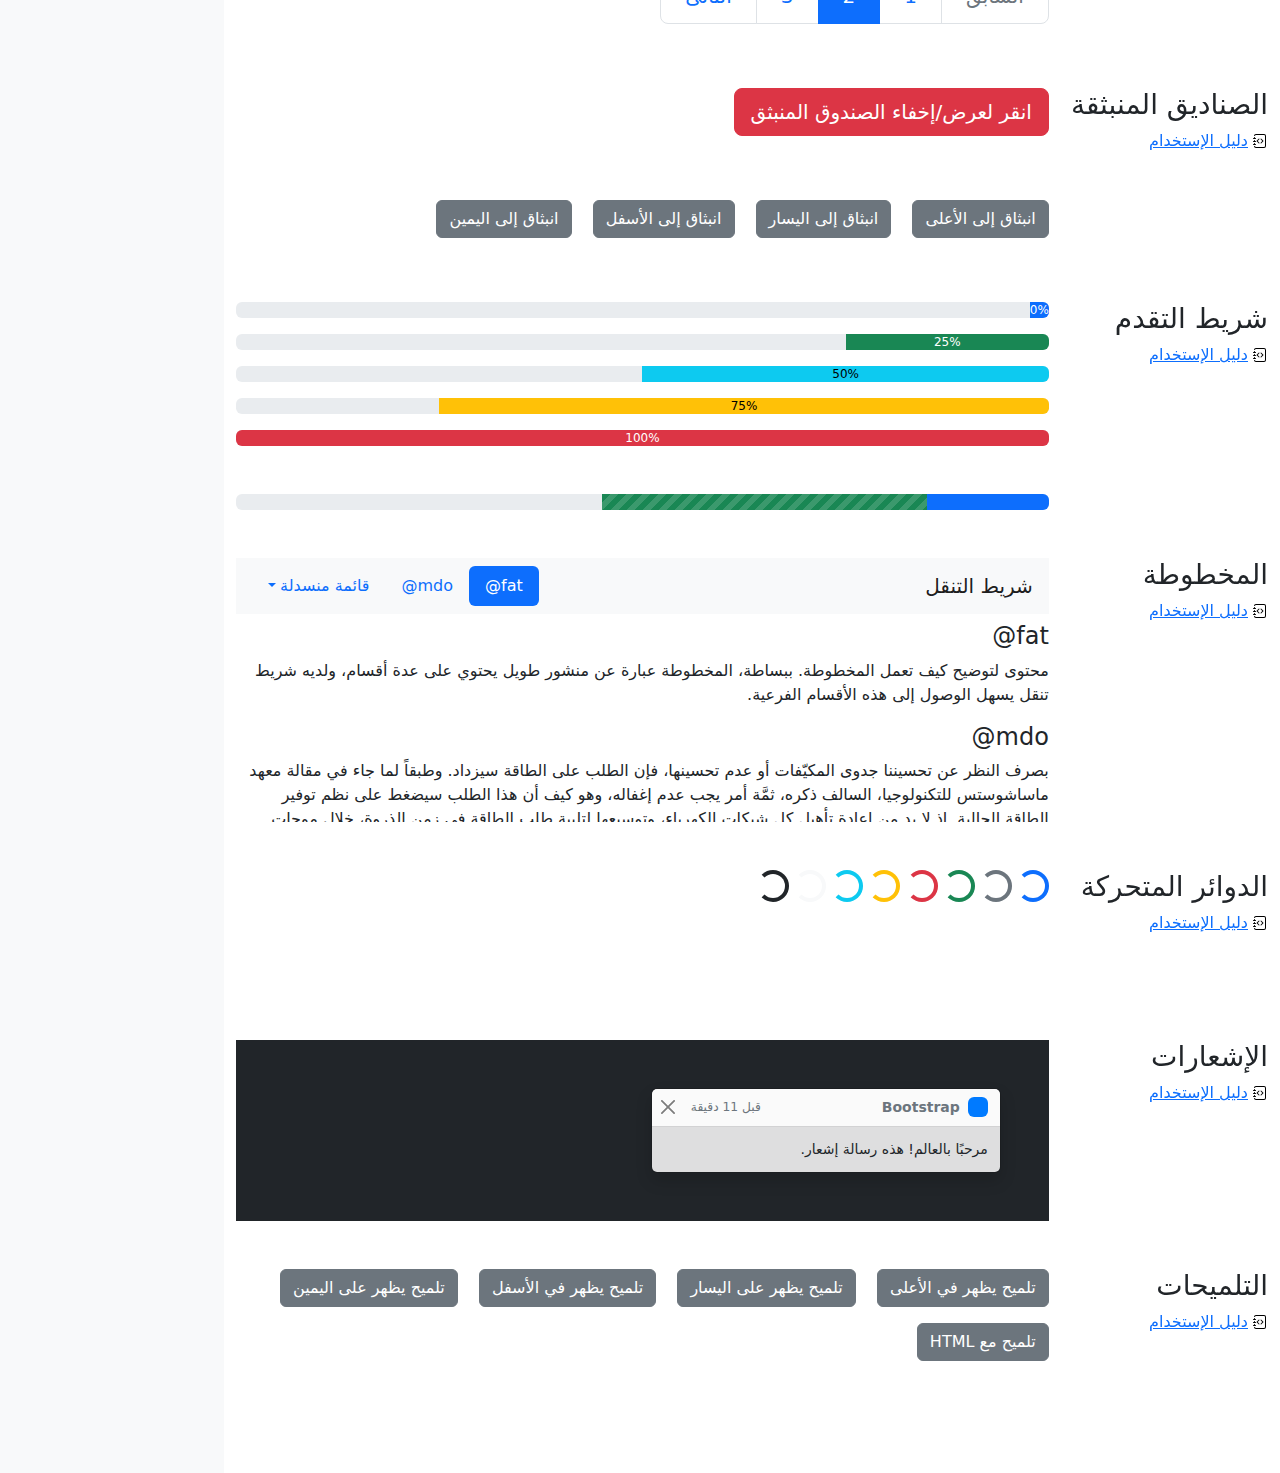
<file: bootstrap/bootstrap-5.2.3-examples/cheatsheet-rtl/index.html>
<!doctype html>
<html lang="ar" dir="rtl">
  <head>
    <meta charset="utf-8">
    <meta name="viewport" content="width=device-width, initial-scale=1">
    <meta name="description" content="">
    <meta name="author" content="Mark Otto, Jacob Thornton, and Bootstrap contributors">
    <meta name="generator" content="Hugo 0.104.2">
    <title>ورقة الغش · Bootstrap v5.2</title>

    <link rel="canonical" href="https://getbootstrap.com/docs/5.2/examples/cheatsheet-rtl/">

    

    

<link href="../assets/dist/css/bootstrap.rtl.min.css" rel="stylesheet">

    <style>
      .bd-placeholder-img {
        font-size: 1.125rem;
        text-anchor: middle;
        -webkit-user-select: none;
        -moz-user-select: none;
        user-select: none;
      }

      @media (min-width: 768px) {
        .bd-placeholder-img-lg {
          font-size: 3.5rem;
        }
      }

      .b-example-divider {
        height: 3rem;
        background-color: rgba(0, 0, 0, .1);
        border: solid rgba(0, 0, 0, .15);
        border-width: 1px 0;
        box-shadow: inset 0 .5em 1.5em rgba(0, 0, 0, .1), inset 0 .125em .5em rgba(0, 0, 0, .15);
      }

      .b-example-vr {
        flex-shrink: 0;
        width: 1.5rem;
        height: 100vh;
      }

      .bi {
        vertical-align: -.125em;
        fill: currentColor;
      }

      .nav-scroller {
        position: relative;
        z-index: 2;
        height: 2.75rem;
        overflow-y: hidden;
      }

      .nav-scroller .nav {
        display: flex;
        flex-wrap: nowrap;
        padding-bottom: 1rem;
        margin-top: -1px;
        overflow-x: auto;
        text-align: center;
        white-space: nowrap;
        -webkit-overflow-scrolling: touch;
      }
    </style>

    
    <!-- Custom styles for this template -->
    <link href="../cheatsheet/cheatsheet.rtl.css" rel="stylesheet">
  </head>
  <body class="bg-light">
    
<header class="bd-header bg-dark py-3 d-flex align-items-stretch border-bottom border-dark">
  <div class="container-fluid d-flex align-items-center">
    <h1 class="d-flex align-items-center fs-4 text-white mb-0">
      <img src="../assets/brand/bootstrap-logo-white.svg" width="38" height="30" class="me-3" alt="Bootstrap">
      ورقة الغش
    </h1>
    <a href="../examples/cheatsheet/" class="ms-auto link-light" hreflang="en">جدول بيانات LTR</a>
  </div>
</header>
<aside class="bd-aside sticky-xl-top text-muted align-self-start mb-3 mb-xl-5 px-2">
  <h2 class="h6 pt-4 pb-3 mb-4 border-bottom">على هذه الصفحة</h2>
  <nav class="small" id="toc">
    <ul class="list-unstyled">
      <li class="my-2">
        <button class="btn d-inline-flex align-items-center collapsed border-0" data-bs-toggle="collapse" aria-expanded="false" data-bs-target="#contents-collapse" aria-controls="contents-collapse">المحتوى</button>
        <ul class="list-unstyled ps-3 collapse" id="contents-collapse">
          <li><a class="d-inline-flex align-items-center rounded text-decoration-none" href="#typography">النصوص</a></li>
          <li><a class="d-inline-flex align-items-center rounded text-decoration-none" href="#images">الصور</a></li>
          <li><a class="d-inline-flex align-items-center rounded text-decoration-none" href="#tables">الجداول</a></li>
          <li><a class="d-inline-flex align-items-center rounded text-decoration-none" href="#figures">النماذج البيانية</a></li>
        </ul>
      </li>
      <li class="my-2">
        <button class="btn d-inline-flex align-items-center collapsed border-0" data-bs-toggle="collapse" aria-expanded="false" data-bs-target="#forms-collapse" aria-controls="forms-collapse">النماذج</button>
        <ul class="list-unstyled ps-3 collapse" id="forms-collapse">
          <li><a class="d-inline-flex align-items-center rounded text-decoration-none" href="#overview">نظرة عامة</a></li>
          <li><a class="d-inline-flex align-items-center rounded text-decoration-none" href="#disabled-forms">الحقول المعطلة</a></li>
          <li><a class="d-inline-flex align-items-center rounded text-decoration-none" href="#sizing">الأحجام</a></li>
          <li><a class="d-inline-flex align-items-center rounded text-decoration-none" href="#input-group">مجموعة الإدخال</a></li>
          <li><a class="d-inline-flex align-items-center rounded text-decoration-none" href="#floating-labels">الحقول ذوي العناوين العائمة</a></li>
          <li><a class="d-inline-flex align-items-center rounded text-decoration-none" href="#validation">التحقق</a></li>
        </ul>
      </li>
      <li class="my-2">
        <button class="btn d-inline-flex align-items-center collapsed border-0" data-bs-toggle="collapse" aria-expanded="false" data-bs-target="#components-collapse" aria-controls="components-collapse">مكونات</button>
        <ul class="list-unstyled ps-3 collapse" id="components-collapse">
          <li><a class="d-inline-flex align-items-center rounded text-decoration-none" href="#accordion">المطوية</a></li>
          <li><a class="d-inline-flex align-items-center rounded text-decoration-none" href="#alerts">الإنذارات</a></li>
          <li><a class="d-inline-flex align-items-center rounded text-decoration-none" href="#badge">الشارة</a></li>
          <li><a class="d-inline-flex align-items-center rounded text-decoration-none" href="#breadcrumb">مسار التنقل التفصيلي</a></li>
          <li><a class="d-inline-flex align-items-center rounded text-decoration-none" href="#buttons">الأزرار</a></li>
          <li><a class="d-inline-flex align-items-center rounded text-decoration-none" href="#button-group">مجموعة الأزرار</a></li>
          <li><a class="d-inline-flex align-items-center rounded text-decoration-none" href="#card">البطاقة</a></li>
          <li><a class="d-inline-flex align-items-center rounded text-decoration-none" href="#carousel">شرائح العرض</a></li>
          <li><a class="d-inline-flex align-items-center rounded text-decoration-none" href="#dropdowns">القوائم المنسدلة</a></li>
          <li><a class="d-inline-flex align-items-center rounded text-decoration-none" href="#list-group">مجموعة العناصر</a></li>
          <li><a class="d-inline-flex align-items-center rounded text-decoration-none" href="#modal">الصندوق العائم</a></li>
          <li><a class="d-inline-flex align-items-center rounded text-decoration-none" href="#navs">التنقل</a></li>
          <li><a class="d-inline-flex align-items-center rounded text-decoration-none" href="#navbar">شريط التنقل</a></li>
          <li><a class="d-inline-flex align-items-center rounded text-decoration-none" href="#pagination">ترقيم الصفحات</a></li>
          <li><a class="d-inline-flex align-items-center rounded text-decoration-none" href="#popovers">الصناديق المنبثقة</a></li>
          <li><a class="d-inline-flex align-items-center rounded text-decoration-none" href="#progress">شريط التقدم</a></li>
          <li><a class="d-inline-flex align-items-center rounded text-decoration-none" href="#scrollspy">المخطوطة</a></li>
          <li><a class="d-inline-flex align-items-center rounded text-decoration-none" href="#spinners">الدوائر المتحركة</a></li>
          <li><a class="d-inline-flex align-items-center rounded text-decoration-none" href="#toasts">الإشعارات</a></li>
          <li><a class="d-inline-flex align-items-center rounded text-decoration-none" href="#tooltips">التلميحات</a></li>
        </ul>
      </li>
    </ul>
  </nav>
</aside>
<div class="bd-cheatsheet container-fluid bg-body">
  <section id="content">
    <h2 class="sticky-xl-top fw-bold pt-3 pt-xl-5 pb-2 pb-xl-3">المحتوى</h2>

    <article class="my-3" id="typography">
      <div class="bd-heading sticky-xl-top align-self-start mt-5 mb-3 mt-xl-0 mb-xl-2">
        <h3>النصوص</h3>
        <a class="d-flex align-items-center" hreflang="en" href="../content/typography/">دليل الإستخدام</a>
      </div>

      <div>
        <div class="bd-example-snippet bd-code-snippet"><div class="bd-example">
        <p class="display-1">العرض 1</p>
        <p class="display-2">العرض 2</p>
        <p class="display-3">العرض 3</p>
        <p class="display-4">العرض 4</p>
        <p class="display-5">العرض 5</p>
        <p class="display-6">العرض 6</p>
        </div></div>


        <div class="bd-example-snippet bd-code-snippet"><div class="bd-example">
        <p class="h1">عنوان 1</p>
        <p class="h2">عنوان 2</p>
        <p class="h3">عنوان 3</p>
        <p class="h4">عنوان 4</p>
        <p class="h5">عنوان 5</p>
        <p class="h6">عنوان 6</p>
        </div></div>


        <div class="bd-example-snippet bd-code-snippet"><div class="bd-example">
        <p class="lead">
          هذه قطعة إملائية متميزة، فهي مصممة لتكون بارزة من بين القطع الإملائية الأخرى.
        </p>
        </div></div>


        <div class="bd-example-snippet bd-code-snippet"><div class="bd-example">
        <p>يمكنك استخدام تصنيف mark <mark>لتحديد</mark> نص.</p>
        <p><del>من المفترض أن يتم التعامل مع هذا السطر كنص محذوف.</del></p>
        <p><s>من المفترض أن يتم التعامل مع هذا السطر على أنه لم يعد دقيقًا.</s></p>
        <p><ins>من المفترض أن يتم التعامل مع هذا السطر كإضافة إلى المستند.</ins></p>
        <p><u>سيتم عرض النص في هذا السطر كما وتحته خط.</u></p>
        <p><small>من المفترض أن يتم التعامل مع هذا السطر على أنه يحوي تفاصيل صغيرة.</small></p>
        <p><strong>هذا السطر يحوي نص عريض.</strong></p>
        <p><em>هذا السطر يحوي نص مائل.</em></p>
        </div></div>


        <div class="bd-example-snippet bd-code-snippet"><div class="bd-example">
        <hr>
        </div></div>


        <div class="bd-example-snippet bd-code-snippet"><div class="bd-example">
        <blockquote class="blockquote">
          <p>إقتباس مبهر، موضوع في عنصر blockquote</p>
          <footer class="blockquote-footer">شخص مشهور في <cite title= "عنوان المصدر"> عنوان المصدر </cite></footer>
        </blockquote>
        </div></div>


        <div class="bd-example-snippet bd-code-snippet"><div class="bd-example">
        <ul class="list-unstyled">
          <li>هذه قائمة عناصر.</li>
          <li>بالرغم من أنها مصممة كي لا تظهر كذلك.</li>
          <li>إلا أنها مجهزة كـ قائمة خلف الكواليس</li>
          <li>هذا التصميم ينطبق فقد على القائمة الرئيسية</li>
          <li>القوائم الفرعية
            <ul>
              <li>لا تتأثر بهذا التصميم</li>
              <li>فهي تظهر عليها علامات الترقيم</li>
              <li>وتحتوي على مساحة فارغة بجوارها</li>
            </ul>
          </li>
          <li>قد يكون هذا التصميم مفيدًا في بعض الأحيان.</li>
        </ul>
        </div></div>


        <div class="bd-example-snippet bd-code-snippet"><div class="bd-example">
        <ul class="list-inline">
          <li class="list-inline-item">هذا عنصر في قائمة.</li>
          <li class="list-inline-item">وهذا أيضًا.</li>
          <li class="list-inline-item">لكنهم يظهرون متجاورين.</li>
        </ul>
        </div></div>

      </div>
    </article>
    <article class="my-3" id="images">
      <div class="bd-heading sticky-xl-top align-self-start mt-5 mb-3 mt-xl-0 mb-xl-2">
        <h3>الصور</h3>
        <a class="d-flex align-items-center" hreflang="en" href="../content/images/">دليل الإستخدام</a>
      </div>

      <div>
        <div class="bd-example-snippet bd-code-snippet"><div class="bd-example">
        <svg class="bd-placeholder-img bd-placeholder-img-lg img-fluid" width="100%" height="250" xmlns="http://www.w3.org/2000/svg" role="img" aria-label="Placeholder: صورة مستجيبة" preserveAspectRatio="xMidYMid slice" focusable="false"><title>Placeholder</title><rect width="100%" height="100%" fill="#868e96"/><text x="50%" y="50%" fill="#dee2e6" dy=".3em">صورة مستجيبة</text></svg>

        </div></div>


        <div class="bd-example-snippet bd-code-snippet"><div class="bd-example">
        <svg class="bd-placeholder-img img-thumbnail" width="200" height="200" xmlns="http://www.w3.org/2000/svg" role="img" aria-label="صورة عنصر نائب مربع عام مع حدود بيضاء حولها ، مما يجعلها تشبه صورة تم التقاطها بكاميرا فورية قديمة: 200x200" preserveAspectRatio="xMidYMid slice" focusable="false"><title>صورة عنصر نائب مربع عام مع حدود بيضاء حولها ، مما يجعلها تشبه صورة تم التقاطها بكاميرا فورية قديمة</title><rect width="100%" height="100%" fill="#868e96"/><text x="50%" y="50%" fill="#dee2e6" dy=".3em">200x200</text></svg>

        </div></div>

      </div>
    </article>
    <article class="my-3" id="tables">
      <div class="bd-heading sticky-xl-top align-self-start mt-5 mb-3 mt-xl-0 mb-xl-2">
        <h3>الجداول</h3>
        <a class="d-flex align-items-center" hreflang="en" href="../content/tables/">دليل الإستخدام</a>
      </div>

      <div>
        <div class="bd-example-snippet bd-code-snippet"><div class="bd-example">
        <table class="table table-striped">
          <thead>
          <tr>
            <th scope="col">#</th>
            <th scope="col">الاسم الاول</th>
            <th scope="col">الكنية</th>
            <th scope="col">الاسم المستعار</th>
          </tr>
          </thead>
          <tbody>
          <tr>
            <th scope="row">1</th>
            <td>Mark</td>
            <td>Otto</td>
            <td><bdo lang="en" dir="ltr">@mdo</bdo></td>
          </tr>
          <tr>
            <th scope="row">2</th>
            <td>Jacob</td>
            <td>Thornton</td>
            <td><bdo lang="en" dir="ltr">@fat</bdo></td>
          </tr>
          <tr>
            <th scope="row">3</th>
            <td colspan="2">Larry the Bird</td>
            <td><bdo lang="en" dir="ltr">@twitter</bdo></td>
          </tr>
          </tbody>
        </table>
        </div></div>


        <div class="bd-example-snippet bd-code-snippet"><div class="bd-example">
        <table class="table table-dark table-borderless">
          <thead>
          <tr>
            <th scope="col">#</th>
            <th scope="col">الاسم الاول</th>
            <th scope="col">الكنية</th>
            <th scope="col">الاسم المستعار</th>
          </tr>
          </thead>
          <tbody>
          <tr>
            <th scope="row">1</th>
            <td>Mark</td>
            <td>Otto</td>
            <td><bdo lang="en" dir="ltr">@mdo</bdo></td>
          </tr>
          <tr>
            <th scope="row">2</th>
            <td>Jacob</td>
            <td>Thornton</td>
            <td><bdo lang="en" dir="ltr">@fat</bdo></td>
          </tr>
          <tr>
            <th scope="row">3</th>
            <td colspan="2">Larry the Bird</td>
            <td><bdo lang="en" dir="ltr">@twitter</bdo></td>
          </tr>
          </tbody>
        </table>
        </div></div>


        <div class="bd-example-snippet bd-code-snippet"><div class="bd-example">
        <table class="table table-hover">
          <thead>
          <tr>
            <th scope="col">Class</th>
            <th scope="col">عنوان</th>
            <th scope="col">عنوان</th>
          </tr>
          </thead>
          <tbody>
          <tr>
            <th scope="row">Default</th>
            <td>خلية</td>
            <td>خلية</td>
          </tr>
          
          <tr class="table-primary">
            <th scope="row">Primary</th>
            <td>خلية</td>
            <td>خلية</td>
          </tr>
          <tr class="table-secondary">
            <th scope="row">Secondary</th>
            <td>خلية</td>
            <td>خلية</td>
          </tr>
          <tr class="table-success">
            <th scope="row">Success</th>
            <td>خلية</td>
            <td>خلية</td>
          </tr>
          <tr class="table-danger">
            <th scope="row">Danger</th>
            <td>خلية</td>
            <td>خلية</td>
          </tr>
          <tr class="table-warning">
            <th scope="row">Warning</th>
            <td>خلية</td>
            <td>خلية</td>
          </tr>
          <tr class="table-info">
            <th scope="row">Info</th>
            <td>خلية</td>
            <td>خلية</td>
          </tr>
          <tr class="table-light">
            <th scope="row">Light</th>
            <td>خلية</td>
            <td>خلية</td>
          </tr>
          <tr class="table-dark">
            <th scope="row">Dark</th>
            <td>خلية</td>
            <td>خلية</td>
          </tr>
          </tbody>
        </table>
        </div></div>


        <div class="bd-example-snippet bd-code-snippet"><div class="bd-example">
        <table class="table table-sm table-bordered">
          <thead>
          <tr>
            <th scope="col">#</th>
            <th scope="col">الاسم الاول</th>
            <th scope="col">الكنية</th>
            <th scope="col">الاسم المستعار</th>
          </tr>
          </thead>
          <tbody>
          <tr>
            <th scope="row">1</th>
            <td>Mark</td>
            <td>Otto</td>
            <td><bdo lang="en" dir="ltr">@mdo</bdo></td>
          </tr>
          <tr>
            <th scope="row">2</th>
            <td>Jacob</td>
            <td>Thornton</td>
            <td><bdo lang="en" dir="ltr">@fat</bdo></td>
          </tr>
          <tr>
            <th scope="row">3</th>
            <td colspan="2">Larry the Bird</td>
            <td><bdo lang="en" dir="ltr">@twitter</bdo></td>
          </tr>
          </tbody>
        </table>
        </div></div>

      </div>
    </article>
    <article class="my-3" id="figures">
      <div class="bd-heading sticky-xl-top align-self-start mt-5 mb-3 mt-xl-0 mb-xl-2">
        <h3>النماذج البيانية</h3>
        <a class="d-flex align-items-center" hreflang="en" href="../content/figures/">دليل الإستخدام</a>
      </div>

      <div>
        <div class="bd-example-snippet bd-code-snippet"><div class="bd-example">
        <figure class="figure">
          <svg class="bd-placeholder-img figure-img img-fluid rounded" width="400" height="300" xmlns="http://www.w3.org/2000/svg" role="img" aria-label="Placeholder: 400x300" preserveAspectRatio="xMidYMid slice" focusable="false"><title>Placeholder</title><rect width="100%" height="100%" fill="#868e96"/><text x="50%" y="50%" fill="#dee2e6" dy=".3em">400x300</text></svg>

          <figcaption class="figure-caption">شرح للصورة أعلاه.</figcaption>
        </figure>
        </div></div>

      </div>
    </article>
  </section>

  <section id="forms">
    <h2 class="sticky-xl-top fw-bold pt-3 pt-xl-5 pb-2 pb-xl-3">النماذج</h2>

    <article class="my-3" id="overview">
      <div class="bd-heading sticky-xl-top align-self-start mt-5 mb-3 mt-xl-0 mb-xl-2">
        <h3>نظرة عامة</h3>
        <a class="d-flex align-items-center" hreflang="en" href="../forms/overview/">دليل الإستخدام</a>
      </div>

      <div>
        <div class="bd-example-snippet bd-code-snippet"><div class="bd-example">
        <form>
          <div class="mb-3">
            <label for="exampleInputEmail1" class="form-label">البريد الإلكتروني</label>
            <input type="email" class="form-control" id="exampleInputEmail1" aria-describedby="emailHelp">
            <div id="emailHelp" class="form-text">لن نقوم بمشاركة بريدك الإلكتروني مع أي شخص آخر.</div>
          </div>
          <div class="mb-3">
            <label for="exampleInputPassword1" class="form-label">كلمة السر</label>
            <input type="password" class="form-control" id="exampleInputPassword1">
          </div>
          <div class="mb-3">
            <label for="exampleSelect" class="form-label">قائمة اختيار</label>
            <select class="form-select" id="exampleSelect">
              <option selected>افتح قائمة الاختيار هذه</option>
              <option value="1">واحد</option>
              <option value="2">اثنان</option>
              <option value="3">ثلاثة</option>
            </select>
          </div>
          <div class="mb-3 form-check">
            <input type="checkbox" class="form-check-input" id="exampleCheck1">
            <label class="form-check-label" for="exampleCheck1">اخترني</label>
          </div>
          <fieldset class="mb-3">
            <legend>أزرار الاختيار الأحادي</legend>
            <div class="form-check">
              <input type="radio" name="radios" class="form-check-input" id="exampleRadio1" checked>
              <label class="form-check-label" for="exampleRadio1">الخيار الافتراضي</label>
            </div>
            <div class="mb-3 form-check">
              <input type="radio" name="radios" class="form-check-input" id="exampleRadio2">
              <label class="form-check-label" for="exampleRadio2">خيار آخر</label>
            </div>
          </fieldset>
          <div class="mb-3">
            <label class="form-label" for="customFile">رفع</label>
            <input type="file" class="form-control" id="customFile">
          </div>
          <div class="mb-3 form-check form-switch">
            <input class="form-check-input" type="checkbox" role="switch" id="flexSwitchCheckChecked" checked>
            <label class="form-check-label" for="flexSwitchCheckChecked">زر على شكل مفتاح اختيار.</label>
          </div>
          <div class="mb-3">
            <label for="customRange3" class="form-label">مثال على حقل اختيار نطاقي</label>
            <input type="range" class="form-range" min="0" max="5" step="0.5" id="customRange3">
          </div>
          <button type="submit" class="btn btn-primary">إرسال</button>
        </form>
        </div></div>

      </div>
    </article>
    <article class="my-3" id="disabled-forms">
      <div class="bd-heading sticky-xl-top align-self-start mt-5 mb-3 mt-xl-0 mb-xl-2">
        <h3>الحقول المعطلة</h3>
        <a class="d-flex align-items-center" hreflang="en" href="../forms/overview/#disabled-forms">دليل الإستخدام</a>
      </div>

      <div>
        <div class="bd-example-snippet bd-code-snippet"><div class="bd-example">
        <form>
          <fieldset disabled aria-label="مثال على مجموعة الحقول المعطلة">
            <div class="mb-3">
              <label for="disabledTextInput" class="form-label">حقل إدخال معطل</label>
              <input type="text" id="disabledTextInput" class="form-control" placeholder="حقل إدخال معطل">
            </div>
            <div class="mb-3">
              <label for="disabledSelect" class="form-label">قائمة اختيار معطلة</label>
              <select id="disabledSelect" class="form-select">
                <option>خيار معطل</option>
              </select>
            </div>
            <div class="mb-3">
              <div class="form-check">
                <input class="form-check-input" type="checkbox" id="disabledFieldsetCheck" disabled>
                <label class="form-check-label" for="disabledFieldsetCheck">
                  زر اختيار معطل
                </label>
              </div>
            </div>
            <fieldset class="mb-3">
              <legend>أزرار اختيار أحادي معطلين</legend>
              <div class="form-check">
                <input type="radio" name="radios" class="form-check-input" id="disabledRadio1" disabled>
                <label class="form-check-label" for="disabledRadio1">خيار معطل</label>
              </div>
              <div class="mb-3 form-check">
                <input type="radio" name="radios" class="form-check-input" id="disabledRadio2" disabled>
                <label class="form-check-label" for="disabledRadio2">خيار آخر معطل</label>
              </div>
            </fieldset>
            <div class="mb-3">
              <label class="form-label" for="disabledCustomFile">رفع معطل</label>
              <input type="file" class="form-control" id="disabledCustomFile" disabled>
            </div>
            <div class="mb-3 form-check form-switch">
              <input class="form-check-input" type="checkbox" role="switch" id="disabledSwitchCheckChecked" checked disabled>
              <label class="form-check-label" for="disabledSwitchCheckChecked">زر معطل على شكل مفتاح اختيار.</label>
            </div>
            <div class="mb-3">
              <label for="disabledRange" class="form-label">حقل اختيار نطاقي معطل</label>
              <input type="range" class="form-range" min="0" max="5" step="0.5" id="disabledRange">
            </div>
            <button type="submit" class="btn btn-primary">إرسال</button>
          </fieldset>
        </form>
        </div></div>

      </div>
    </article>
    <article class="my-3" id="sizing">
      <div class="bd-heading sticky-xl-top align-self-start mt-5 mb-3 mt-xl-0 mb-xl-2">
        <h3>الأحجام</h3>
        <a class="d-flex align-items-center" hreflang="en" href="../forms/form-control/#sizing">دليل الإستخدام</a>
      </div>

      <div>
        <div class="bd-example-snippet bd-code-snippet"><div class="bd-example">
        <div class="mb-3">
          <input class="form-control form-control-lg" type="text" placeholder="حقل إدخال كبير" aria-label=".form-control-lg مثال">
        </div>
        <div class="mb-3">
          <select class="form-select form-select-lg" aria-label=".form-select-lg مثال">
            <option selected>افتح قائمة الاختيار هذه</option>
            <option value="1">واحد</option>
            <option value="2">اثنان</option>
            <option value="3">ثلاثة</option>
          </select>
        </div>
        <div class="mb-3">
          <input type="file" class="form-control form-control-lg" aria-label="مثال على إدخال ملف كبير">
        </div>
        </div></div>


        <div class="bd-example-snippet bd-code-snippet"><div class="bd-example">
        <div class="mb-3">
          <input class="form-control form-control-sm" type="text" placeholder="حقل إدخال صغير" aria-label=".form-control-sm مثال">
        </div>
        <div class="mb-3">
          <select class="form-select form-select-sm" aria-label=".form-select-sm مثال">
            <option selected>افتح قائمة الاختيار هذه</option>
            <option value="1">واحد</option>
            <option value="2">اثنان</option>
            <option value="3">ثلاثة</option>
          </select>
        </div>
        <div class="mb-3">
          <input type="file" class="form-control form-control-sm" aria-label="مثال على إدخال ملف صغير">
        </div>
        </div></div>

      </div>
    </article>
    <article class="my-3" id="input-group">
      <div class="bd-heading sticky-xl-top align-self-start mt-5 mb-3 mt-xl-0 mb-xl-2">
        <h3>مجموعة الإدخال</h3>
        <a class="d-flex align-items-center" hreflang="en" href="../forms/input-group/">دليل الإستخدام</a>
      </div>

      <div>
        <div class="bd-example-snippet bd-code-snippet"><div class="bd-example">
        <div class="input-group mb-3">
          <span class="input-group-text" id="basic-addon1">أنا اسمي</span>
          <input type="text" class="form-control" placeholder="فلان الفلاني" aria-label="الاسم" aria-describedby="basic-addon1">
        </div>
        <div class="input-group mb-3">
          <input type="text" class="form-control" placeholder="أنا أحب الكعك والقهوة" aria-label="الطعام المفضل" aria-describedby="basic-addon2">
          <span class="input-group-text" id="basic-addon2">وغيرها</span>
        </div>
        <label for="basic-url" class="form-label">عنوان حسابك الشخصي</label>
        <div class="input-group mb-3">
          <input type="text" class="form-control" id="basic-url" aria-describedby="basic-addon3">
          <span class="input-group-text" id="basic-addon3"><bdo lang="en" dir="ltr">https://example.com/users/</bdo></span>
        </div>
        <div class="input-group mb-3">
          <span class="input-group-text"><bdo lang="en" dir="ltr">.00</bdo></span>
          <input type="text" class="form-control" aria-label="المبلغ (لأقرب دولار)">
          <span class="input-group-text">$</span>
        </div>
        <div class="input-group">
          <span class="input-group-text">مع textarea</span>
          <textarea class="form-control" aria-label="مع textarea"></textarea>
        </div>
        </div></div>

      </div>
    </article>
    <article class="my-3" id="floating-labels">
      <div class="bd-heading sticky-xl-top align-self-start mt-5 mb-3 mt-xl-0 mb-xl-2">
        <h3>الحقول ذوي العناوين العائمة</h3>
        <a class="d-flex align-items-center" href="../forms/floating-labels/">دليل الإستخدام</a>
      </div>

      <div>
        <div class="bd-example-snippet bd-code-snippet"><div class="bd-example">
        <form>
          <div class="form-floating mb-3">
            <input type="email" class="form-control" id="floatingInput" placeholder="name@example.com">
            <label for="floatingInput">البريد الالكتروني</label>
          </div>
          <div class="form-floating">
            <input type="password" class="form-control" id="floatingPassword" placeholder="كلمة السر">
            <label for="floatingPassword">كلمة السر</label>
          </div>
        </form>
        </div></div>

      </div>
    </article>
    <article class="my-3" id="validation">
      <div class="bd-heading sticky-xl-top align-self-start mt-5 mb-3 mt-xl-0 mb-xl-2">
        <h3>التحقق</h3>
        <a class="d-flex align-items-center" hreflang="en" href="../forms/validation/">دليل الإستخدام</a>
      </div>

      <div>
        <div class="bd-example-snippet bd-code-snippet"><div class="bd-example">
        <form class="row g-3">
          <div class="col-md-4">
            <label for="validationServer01" class="form-label">الاسم الاول</label>
            <input type="text" class="form-control is-valid" id="validationServer01" value="Mark" required>
            <div class="valid-feedback">
              يبدو صحيحًا!
            </div>
          </div>
          <div class="col-md-4">
            <label for="validationServer02" class="form-label">الكنية</label>
            <input type="text" class="form-control is-valid" id="validationServer02" value="Otto" required>
            <div class="valid-feedback">
              يبدو صحيحًا!
            </div>
          </div>
          <div class="col-md-4">
            <label for="validationServerUsername" class="form-label">اسم المستخدم</label>
            <div class="input-group has-validation">
              <input type="text" class="form-control is-invalid" id="validationServerUsername" aria-describedby="inputGroupPrepend3" required>
              <span class="input-group-text" id="inputGroupPrepend3">@</span>
              <div class="invalid-feedback">
                يرجى اختيار اسم مستخدم.
              </div>
            </div>
          </div>
          <div class="col-md-6">
            <label for="validationServer03" class="form-label">مدينة</label>
            <input type="text" class="form-control is-invalid" id="validationServer03" required>
            <div class="invalid-feedback">
              يرجى إدخال مدينة صحيحة.
            </div>
          </div>
          <div class="col-md-3">
            <label for="validationServer04" class="form-label">حالة</label>
            <select class="form-select is-invalid" id="validationServer04" required>
              <option selected disabled value="">اختر...</option>
              <option>...</option>
            </select>
            <div class="invalid-feedback">
              يرجى اختيار ولاية صحيحة.
            </div>
          </div>
          <div class="col-md-3">
            <label for="validationServer05" class="form-label">الرمز البريدي</label>
            <input type="text" class="form-control is-invalid" id="validationServer05" required>
            <div class="invalid-feedback">
              يرجى إدخال رمز بريدي صحيح.
            </div>
          </div>
          <div class="col-12">
            <div class="form-check">
              <input class="form-check-input is-invalid" type="checkbox" value="" id="invalidCheck3" required>
              <label class="form-check-label" for="invalidCheck3">
                أوافق على الشروط والأحكام
              </label>
              <div class="invalid-feedback">
                تجب الموافقة قبل إرسال النموذج.
              </div>
            </div>
          </div>
          <div class="col-12">
            <button class="btn btn-primary" type="submit">إرسال النموذج</button>
          </div>
        </form>
        </div></div>

      </div>
    </article>
  </section>

  <section id="components">
    <h2 class="sticky-xl-top fw-bold pt-3 pt-xl-5 pb-2 pb-xl-3">العناصر</h2>

    <article class="my-3" id="accordion">
      <div class="bd-heading sticky-xl-top align-self-start mt-5 mb-3 mt-xl-0 mb-xl-2">
        <h3>المطوية</h3>
        <a class="d-flex align-items-center" hreflang="en" href="../components/accordion/">دليل الإستخدام</a>
      </div>

      <div>
        <div class="bd-example-snippet bd-code-snippet"><div class="bd-example">
        <div class="accordion" id="accordionExample">
          <div class="accordion-item">
            <h4 class="accordion-header" id="headingOne">
              <button class="accordion-button" type="button" data-bs-toggle="collapse" data-bs-target="#collapseOne" aria-expanded="true" aria-controls="collapseOne">
                عنصر المطوية الأول
              </button>
            </h4>
            <div id="collapseOne" class="accordion-collapse collapse show" aria-labelledby="headingOne" data-bs-parent="#accordionExample">
              <div class="accordion-body">
                <strong>هذا هو محتوى عنصر المطوية الأول.</strong> سيكون المحتوى مخفيًا بشكل إفتراضي حتى يقوم Bootstrap بإضافة الكلاسات اللازمة لكل عنصر في المطوية. هذه الكلاسات تتحكم بالمظهر العام ووتتحكم أيضا بإظهار وإخفاء أقسام المطوية عبر حركات CSS الإنتقالية. يمكنك تعديل أي من هذه عبر كلاسات CSS خاصة بك، او عبر تغيير القيم الإفتراضية المقدمة من Bootstrap. من الجدير بالذكر أنه يمكن وضع أي كود HTML هنا، ولكن الحركة الإنتقالية قد تحد من الoverflow.
              </div>
            </div>
          </div>
          <div class="accordion-item">
            <h4 class="accordion-header" id="headingTwo">
              <button class="accordion-button collapsed" type="button" data-bs-toggle="collapse" data-bs-target="#collapseTwo" aria-expanded="false" aria-controls="collapseTwo">
                عنصر المطوية الثاني
              </button>
            </h4>
            <div id="collapseTwo" class="accordion-collapse collapse" aria-labelledby="headingTwo" data-bs-parent="#accordionExample">
              <div class="accordion-body">
                <strong>هذا هو محتوى عنصر المطوية الثاني.</strong> سيكون المحتوى مخفيًا بشكل إفتراضي حتى يقوم Bootstrap بإضافة الكلاسات اللازمة لكل عنصر في المطوية. هذه الكلاسات تتحكم بالمظهر العام ووتتحكم أيضا بإظهار وإخفاء أقسام المطوية عبر حركات CSS الإنتقالية. يمكنك تعديل أي من هذه عبر كلاسات CSS خاصة بك، او عبر تغيير القيم الإفتراضية المقدمة من Bootstrap. من الجدير بالذكر أنه يمكن وضع أي كود HTML هنا، ولكن الحركة الإنتقالية قد تحد من الoverflow.
              </div>
            </div>
          </div>
          <div class="accordion-item">
            <h4 class="accordion-header" id="headingThree">
              <button class="accordion-button collapsed" type="button" data-bs-toggle="collapse" data-bs-target="#collapseThree" aria-expanded="false" aria-controls="collapseThree">
                عنصر المطوية الثالث
              </button>
            </h4>
            <div id="collapseThree" class="accordion-collapse collapse" aria-labelledby="headingThree" data-bs-parent="#accordionExample">
              <div class="accordion-body">
                <strong>هذا هو محتوى عنصر المطوية الثالث.</strong> سيكون المحتوى مخفيًا بشكل إفتراضي حتى يقوم Bootstrap بإضافة الكلاسات اللازمة لكل عنصر في المطوية. هذه الكلاسات تتحكم بالمظهر العام ووتتحكم أيضا بإظهار وإخفاء أقسام المطوية عبر حركات CSS الإنتقالية. يمكنك تعديل أي من هذه عبر كلاسات CSS خاصة بك، او عبر تغيير القيم الإفتراضية المقدمة من Bootstrap. من الجدير بالذكر أنه يمكن وضع أي كود HTML هنا، ولكن الحركة الإنتقالية قد تحد من الoverflow.
              </div>
            </div>
          </div>
        </div>
        </div></div>

      </div>
    </article>
    <article class="my-3" id="alerts">
      <div class="bd-heading sticky-xl-top align-self-start mt-5 mb-3 mt-xl-0 mb-xl-2">
        <h3>الإنذارات</h3>
        <a class="d-flex align-items-center" hreflang="en" href="../components/alerts/">دليل الإستخدام</a>
      </div>

      <div>
        <div class="bd-example-snippet bd-code-snippet"><div class="bd-example">
        
        <div class="alert alert-primary alert-dismissible fade show" role="alert">
          تنبيه primary بسيط مع <a href="#" class="alert-link">رابط مثال</a>. أعطها نقرة إذا أردت.
          <button type="button" class="btn-close" data-bs-dismiss="alert" aria-label="قريب"></button>
        </div>
        <div class="alert alert-secondary alert-dismissible fade show" role="alert">
          تنبيه secondary بسيط مع <a href="#" class="alert-link">رابط مثال</a>. أعطها نقرة إذا أردت.
          <button type="button" class="btn-close" data-bs-dismiss="alert" aria-label="قريب"></button>
        </div>
        <div class="alert alert-success alert-dismissible fade show" role="alert">
          تنبيه success بسيط مع <a href="#" class="alert-link">رابط مثال</a>. أعطها نقرة إذا أردت.
          <button type="button" class="btn-close" data-bs-dismiss="alert" aria-label="قريب"></button>
        </div>
        <div class="alert alert-danger alert-dismissible fade show" role="alert">
          تنبيه danger بسيط مع <a href="#" class="alert-link">رابط مثال</a>. أعطها نقرة إذا أردت.
          <button type="button" class="btn-close" data-bs-dismiss="alert" aria-label="قريب"></button>
        </div>
        <div class="alert alert-warning alert-dismissible fade show" role="alert">
          تنبيه warning بسيط مع <a href="#" class="alert-link">رابط مثال</a>. أعطها نقرة إذا أردت.
          <button type="button" class="btn-close" data-bs-dismiss="alert" aria-label="قريب"></button>
        </div>
        <div class="alert alert-info alert-dismissible fade show" role="alert">
          تنبيه info بسيط مع <a href="#" class="alert-link">رابط مثال</a>. أعطها نقرة إذا أردت.
          <button type="button" class="btn-close" data-bs-dismiss="alert" aria-label="قريب"></button>
        </div>
        <div class="alert alert-light alert-dismissible fade show" role="alert">
          تنبيه light بسيط مع <a href="#" class="alert-link">رابط مثال</a>. أعطها نقرة إذا أردت.
          <button type="button" class="btn-close" data-bs-dismiss="alert" aria-label="قريب"></button>
        </div>
        <div class="alert alert-dark alert-dismissible fade show" role="alert">
          تنبيه dark بسيط مع <a href="#" class="alert-link">رابط مثال</a>. أعطها نقرة إذا أردت.
          <button type="button" class="btn-close" data-bs-dismiss="alert" aria-label="قريب"></button>
        </div>
        </div></div>


        <div class="bd-example-snippet bd-code-snippet"><div class="bd-example">
        <div class="alert alert-success" role="alert">
          <h4 class="alert-heading">أحسنت!</h4>
          <p>لقد نجحت في قراءة رسالة التنبيه المهمة هذه. سيتم تشغيل نص المثال هذا لفترة أطول قليلاً حتى تتمكن من رؤية كيفية عمل التباعد داخل التنبيه مع هذا النوع من المحتوى.</p>
          <hr>
          <p class="mb-0">كلما احتجت إلى ذلك ، تأكد من استخدام أدوات الهامش للحفاظ على الأشياء لطيفة ومرتبة.</p>
        </div>
        </div></div>

      </div>
    </article>
    <article class="my-3" id="badge">
      <div class="bd-heading sticky-xl-top align-self-start mt-5 mb-3 mt-xl-0 mb-xl-2">
        <h3>الشارة</h3>
        <a class="d-flex align-items-center" hreflang="en" href="../components/badge/">دليل الإستخدام</a>
      </div>

      <div>
        <div class="bd-example-snippet bd-code-snippet"><div class="bd-example">
        <p class="h1">مثال على عنوان <span class="badge bg-primary">جديد</span></p>
        <p class="h2">مثال على عنوان <span class="badge bg-secondary">جديد</span></p>
        <p class="h3">مثال على عنوان <span class="badge bg-success">جديد</span></p>
        <p class="h4">مثال على عنوان <span class="badge bg-danger">جديد</span></p>
        <p class="h5">مثال على عنوان <span class="badge text-bg-warning">جديد</span></p>
        <p class="h6">مثال على عنوان <span class="badge text-bg-info">جديد</span></p>
        <p class="h6">مثال على عنوان <span class="badge text-bg-light">جديد</span></p>
        <p class="h6">مثال على عنوان <span class="badge bg-dark">جديد</span></p>
        </div></div>


        <div class="bd-example-snippet bd-code-snippet"><div class="bd-example">
        
        <span class="badge rounded-pill bg-primary">Primary</span>
        <span class="badge rounded-pill bg-secondary">Secondary</span>
        <span class="badge rounded-pill bg-success">Success</span>
        <span class="badge rounded-pill bg-danger">Danger</span>
        <span class="badge rounded-pill text-bg-warning">Warning</span>
        <span class="badge rounded-pill text-bg-info">Info</span>
        <span class="badge rounded-pill text-bg-light">Light</span>
        <span class="badge rounded-pill bg-dark">Dark</span>
        </div></div>

      </div>
    </article>
    <article class="my-3" id="breadcrumb">
      <div class="bd-heading sticky-xl-top align-self-start mt-5 mb-3 mt-xl-0 mb-xl-2">
        <h3>مسار التنقل التفصيلي (فتات الخبز)</h3>
        <a class="d-flex align-items-center" hreflang="en" href="../components/breadcrumb/">دليل الإستخدام</a>
      </div>

      <div>
        <div class="bd-example-snippet bd-code-snippet"><div class="bd-example">
        <nav aria-label="فتات الخبز">
          <ol class="breadcrumb">
            <li class="breadcrumb-item"><a href="#">الصفحة الرئيسية</a></li>
            <li class="breadcrumb-item"><a href="#">المكتبة</a></li>
            <li class="breadcrumb-item active" aria-current="page">البيانات</li>
          </ol>
        </nav>
        </div></div>

      </div>
    </article>
    <article class="my-3" id="buttons">
      <div class="bd-heading sticky-xl-top align-self-start mt-5 mb-3 mt-xl-0 mb-xl-2">
        <h3>الأزرار</h3>
        <a class="d-flex align-items-center" hreflang="en" href="../components/buttons/">دليل الإستخدام</a>
      </div>

      <div>
        <div class="bd-example-snippet bd-code-snippet"><div class="bd-example">
        
        <button type="button" class="btn btn-primary">Primary</button>
        <button type="button" class="btn btn-secondary">Secondary</button>
        <button type="button" class="btn btn-success">Success</button>
        <button type="button" class="btn btn-danger">Danger</button>
        <button type="button" class="btn btn-warning">Warning</button>
        <button type="button" class="btn btn-info">Info</button>
        <button type="button" class="btn btn-light">Light</button>
        <button type="button" class="btn btn-dark">Dark</button>

        <button type="button" class="btn btn-link">رابط</button>
        </div></div>


        <div class="bd-example-snippet bd-code-snippet"><div class="bd-example">
        
        <button type="button" class="btn btn-outline-primary">Primary</button>
        <button type="button" class="btn btn-outline-secondary">Secondary</button>
        <button type="button" class="btn btn-outline-success">Success</button>
        <button type="button" class="btn btn-outline-danger">Danger</button>
        <button type="button" class="btn btn-outline-warning">Warning</button>
        <button type="button" class="btn btn-outline-info">Info</button>
        <button type="button" class="btn btn-outline-light">Light</button>
        <button type="button" class="btn btn-outline-dark">Dark</button>
        </div></div>


        <div class="bd-example-snippet bd-code-snippet"><div class="bd-example">
        <button type="button" class="btn btn-primary btn-sm">زر صغير</button>
        <button type="button" class="btn btn-primary">زر قياسي</button>
        <button type="button" class="btn btn-primary btn-lg">زر كبير</button>
        </div></div>

      </div>
    </article>
    <article class="my-3" id="button-group">
      <div class="bd-heading sticky-xl-top align-self-start mt-5 mb-3 mt-xl-0 mb-xl-2">
        <h3>مجموعة الأزرار</h3>
        <a class="d-flex align-items-center" hreflang="en" href="../components/button-group/">دليل الإستخدام</a>
      </div>

      <div>
        <div class="bd-example-snippet bd-code-snippet"><div class="bd-example">
        <div class="btn-toolbar" role="toolbar" aria-label="شريط أدوات مع مجموعات أزرار">
          <div class="btn-group me-2" role="group" aria-label="المجموعة الأولى">
            <button type="button" class="btn btn-secondary">1</button>
            <button type="button" class="btn btn-secondary">2</button>
            <button type="button" class="btn btn-secondary">3</button>
            <button type="button" class="btn btn-secondary">4</button>
          </div>
          <div class="btn-group me-2" role="group" aria-label="المجموعة الثانية">
            <button type="button" class="btn btn-secondary">5</button>
            <button type="button" class="btn btn-secondary">6</button>
            <button type="button" class="btn btn-secondary">7</button>
          </div>
          <div class="btn-group" role="group" aria-label="المجموعة الثالثة">
            <button type="button" class="btn btn-secondary">8</button>
          </div>
        </div>
        </div></div>

      </div>
    </article>
    <article class="my-3" id="card">
      <div class="bd-heading sticky-xl-top align-self-start mt-5 mb-3 mt-xl-0 mb-xl-2">
        <h3>البطاقة</h3>
        <a class="d-flex align-items-center" hreflang="en" href="../components/card/">دليل الإستخدام</a>
      </div>

      <div>
        <div class="bd-example-snippet bd-code-snippet"><div class="bd-example">
        <div class="row  row-cols-1 row-cols-md-2 g-4">
          <div class="col">
            <div class="card">
              <svg class="bd-placeholder-img card-img-top" width="100%" height="180" xmlns="http://www.w3.org/2000/svg" role="img" aria-label="Placeholder: غطاء الصورة" preserveAspectRatio="xMidYMid slice" focusable="false"><title>Placeholder</title><rect width="100%" height="100%" fill="#868e96"/><text x="50%" y="50%" fill="#dee2e6" dy=".3em">غطاء الصورة</text></svg>

              <div class="card-body">
                <h5 class="card-title">عنوان البطاقة</h5>
                <p class="card-text">بعض الأمثلة السريعة للنصوص للبناء على عنوان البطاقة وتشكيل الجزء الأكبر من محتوى البطاقة.</p>
                <a href="#" class="btn btn-primary">اذهب لمكان ما</a>
              </div>
            </div>
          </div>
          <div class="col">
            <div class="card">
              <div class="card-header">
                متميز
              </div>
              <div class="card-body">
                <h5 class="card-title">عنوان البطاقة</h5>
                <p class="card-text">بعض الأمثلة السريعة للنصوص للبناء على عنوان البطاقة وتشكيل الجزء الأكبر من محتوى البطاقة.</p>
                <a href="#" class="btn btn-primary">اذهب لمكان ما</a>
              </div>
              <div class="card-footer text-muted">
                منذ يومان
              </div>
            </div>
          </div>
          <div class="col">
            <div class="card">
              <div class="card-body">
                <h5 class="card-title">عنوان البطاقة</h5>
                <p class="card-text">بعض الأمثلة السريعة للنصوص للبناء على عنوان البطاقة وتشكيل الجزء الأكبر من محتوى البطاقة.</p>
              </div>
              <ul class="list-group list-group-flush">
                <li class="list-group-item">عنصر</li>
                <li class="list-group-item">عنصر آخر</li>
                <li class="list-group-item">عنصر ثالث</li>
              </ul>
              <div class="card-body">
                <a href="#" class="card-link">رابط البطاقة</a>
                <a href="#" class="card-link">رابط آخر</a>
              </div>
            </div>
          </div>
          <div class="col">
            <div class="card">
              <div class="row g-0">
                <div class="col-md-4">
                  <svg class="bd-placeholder-img" width="100%" height="250" xmlns="http://www.w3.org/2000/svg" role="img" aria-label="Placeholder: صورة" preserveAspectRatio="xMidYMid slice" focusable="false"><title>Placeholder</title><rect width="100%" height="100%" fill="#868e96"/><text x="50%" y="50%" fill="#dee2e6" dy=".3em">صورة</text></svg>

                </div>
                <div class="col-md-8">
                  <div class="card-body">
                    <h5 class="card-title">عنوان البطاقة</h5>
                    <p class="card-text">هذه بطاقة أعرض مع نص داعم تحتها كمقدمة طبيعية لمحتوى إضافي. هذا المحتوى أطول قليلاً.</p>
                    <p class="card-text"><small class="text-muted">آخر تحديث منذ 3 دقائق</small></p>
                  </div>
                </div>
              </div>
            </div>
          </div>
        </div>
        </div></div>

      </div>
    </article>
    <article class="my-3" id="carousel">
      <div class="bd-heading sticky-xl-top align-self-start mt-5 mb-3 mt-xl-0 mb-xl-2">
        <h3>شرائح العرض</h3>
        <a class="d-flex align-items-center" hreflang="en" href="../components/carousel/">دليل الإستخدام</a>
      </div>

      <div>
        <div class="bd-example-snippet bd-code-snippet"><div class="bd-example">
        <div id="carouselExampleCaptions" class="carousel slide" data-bs-ride="carousel">
          <div class="carousel-indicators">
            <button type="button" data-bs-target="#carouselExampleCaptions" data-bs-slide-to="0" class="active" aria-current="true" aria-label="الشريحة الأولى"></button>
            <button type="button" data-bs-target="#carouselExampleCaptions" data-bs-slide-to="1" aria-label="الشريحة الثانية"></button>
            <button type="button" data-bs-target="#carouselExampleCaptions" data-bs-slide-to="2" aria-label="الشريحة الثالثة"></button>
          </div>
          <div class="carousel-inner">
            <div class="carousel-item active">
              <svg class="bd-placeholder-img bd-placeholder-img-lg d-block w-100" width="800" height="400" xmlns="http://www.w3.org/2000/svg" role="img" aria-label="Placeholder: الشريحة الأولى" preserveAspectRatio="xMidYMid slice" focusable="false"><title>Placeholder</title><rect width="100%" height="100%" fill="#777"/><text x="50%" y="50%" fill="#555" dy=".3em">الشريحة الأولى</text></svg>

              <div class="carousel-caption d-none d-md-block">
                <h5>عنوان الشريحة الأولى</h5>
                <p>محتوى وصفي يعبئ فراغ الشريحة الأولى.</p>
              </div>
            </div>
            <div class="carousel-item">
              <svg class="bd-placeholder-img bd-placeholder-img-lg d-block w-100" width="800" height="400" xmlns="http://www.w3.org/2000/svg" role="img" aria-label="Placeholder: الشريحة الثانية" preserveAspectRatio="xMidYMid slice" focusable="false"><title>Placeholder</title><rect width="100%" height="100%" fill="#666"/><text x="50%" y="50%" fill="#444" dy=".3em">الشريحة الثانية</text></svg>

              <div class="carousel-caption d-none d-md-block">
                <h5>عنوان الشريحة الثانية</h5>
                <p>محتوى وصفي يعبئ فراغ الشريحة الأولى.</p>
              </div>
            </div>
            <div class="carousel-item">
              <svg class="bd-placeholder-img bd-placeholder-img-lg d-block w-100" width="800" height="400" xmlns="http://www.w3.org/2000/svg" role="img" aria-label="Placeholder: الشريحة الثالثة" preserveAspectRatio="xMidYMid slice" focusable="false"><title>Placeholder</title><rect width="100%" height="100%" fill="#555"/><text x="50%" y="50%" fill="#333" dy=".3em">الشريحة الثالثة</text></svg>

              <div class="carousel-caption d-none d-md-block">
                <h5>عنوان الشريحة الثالثة</h5>
                <p>محتوى وصفي يعبئ فراغ الشريحة الأولى.</p>
              </div>
            </div>
          </div>
          <button class="carousel-control-prev" type="button" data-bs-target="#carouselExampleCaptions" data-bs-slide="prev">
            <span class="carousel-control-prev-icon" aria-hidden="true"></span>
            <span class="visually-hidden">السابق</span>
          </button>
          <button class="carousel-control-next" type="button" data-bs-target="#carouselExampleCaptions" data-bs-slide="next">
            <span class="carousel-control-next-icon" aria-hidden="true"></span>
            <span class="visually-hidden">التالي</span>
          </button>
        </div>
        </div></div>

      </div>
    </article>
    <article class="my-3" id="dropdowns">
      <div class="bd-heading sticky-xl-top align-self-start mt-5 mb-3 mt-xl-0 mb-xl-2">
        <h3>القوائم المنسدلة</h3>
        <a class="d-flex align-items-center" hreflang="en" href="../components/dropdowns/">دليل الإستخدام</a>
      </div>

      <div>
        <div class="bd-example-snippet bd-code-snippet"><div class="bd-example">
        <div class="btn-group w-100 align-items-center justify-content-between flex-wrap">
          <div class="dropdown">
            <button class="btn btn-secondary btn-sm dropdown-toggle" type="button" data-bs-toggle="dropdown" aria-expanded="false">
              زر القائمة المنسدلة
            </button>
            <ul class="dropdown-menu">
              <li><h6 class="dropdown-header">عنوان القائمة المنسدلة</h6></li>
              <li><a class="dropdown-item" href="#">عمل</a></li>
              <li><a class="dropdown-item" href="#">عمل آخر</a></li>
              <li><a class="dropdown-item" href="#">شيء آخر هنا</a></li>
              <li><hr class="dropdown-divider"></li>
              <li><a class="dropdown-item" href="#">رابط منفصل</a></li>
            </ul>
          </div>
          <div class="dropdown">
            <button class="btn btn-secondary dropdown-toggle" type="button" data-bs-toggle="dropdown" aria-expanded="false">
              زر القائمة المنسدلة
            </button>
            <ul class="dropdown-menu">
              <li><h6 class="dropdown-header">عنوان القائمة المنسدلة</h6></li>
              <li><a class="dropdown-item" href="#">عمل</a></li>
              <li><a class="dropdown-item" href="#">عمل آخر</a></li>
              <li><a class="dropdown-item" href="#">شيء آخر هنا</a></li>
              <li><hr class="dropdown-divider"></li>
              <li><a class="dropdown-item" href="#">رابط منفصل</a></li>
            </ul>
          </div>
          <div class="dropdown">
            <button class="btn btn-secondary btn-lg dropdown-toggle" type="button" data-bs-toggle="dropdown" aria-expanded="false">
              زر القائمة المنسدلة
            </button>
            <ul class="dropdown-menu">
              <li><h6 class="dropdown-header">عنوان القائمة المنسدلة</h6></li>
              <li><a class="dropdown-item" href="#">عمل</a></li>
              <li><a class="dropdown-item" href="#">عمل آخر</a></li>
              <li><a class="dropdown-item" href="#">شيء آخر هنا</a></li>
              <li><hr class="dropdown-divider"></li>
              <li><a class="dropdown-item" href="#">رابط منفصل</a></li>
            </ul>
          </div>
        </div>
        </div></div>


        <div class="bd-example-snippet bd-code-snippet"><div class="bd-example">
        <div class="btn-group">
          <button type="button" class="btn btn-primary">Primary</button>
          <button type="button" class="btn btn-primary dropdown-toggle dropdown-toggle-split" data-bs-toggle="dropdown" aria-expanded="false">
            <span class="visually-hidden">تبديل القائمة المنسدلة</span>
          </button>
          <ul class="dropdown-menu">
            <li><a class="dropdown-item" href="#">عمل</a></li>
            <li><a class="dropdown-item" href="#">عمل آخر</a></li>
            <li><a class="dropdown-item" href="#">شيء آخر هنا</a></li>
          </ul>
        </div><!-- /btn-group -->
        <div class="btn-group">
          <button type="button" class="btn btn-secondary">Secondary</button>
          <button type="button" class="btn btn-secondary dropdown-toggle dropdown-toggle-split" data-bs-toggle="dropdown" aria-expanded="false">
            <span class="visually-hidden">تبديل القائمة المنسدلة</span>
          </button>
          <ul class="dropdown-menu">
            <li><a class="dropdown-item" href="#">عمل</a></li>
            <li><a class="dropdown-item" href="#">عمل آخر</a></li>
            <li><a class="dropdown-item" href="#">شيء آخر هنا</a></li>
          </ul>
        </div><!-- /btn-group -->
        <div class="btn-group">
          <button type="button" class="btn btn-success">Success</button>
          <button type="button" class="btn btn-success dropdown-toggle dropdown-toggle-split" data-bs-toggle="dropdown" aria-expanded="false">
            <span class="visually-hidden">تبديل القائمة المنسدلة</span>
          </button>
          <ul class="dropdown-menu">
            <li><a class="dropdown-item" href="#">عمل</a></li>
            <li><a class="dropdown-item" href="#">عمل آخر</a></li>
            <li><a class="dropdown-item" href="#">شيء آخر هنا</a></li>
          </ul>
        </div><!-- /btn-group -->
        <div class="btn-group">
          <button type="button" class="btn btn-info">Info</button>
          <button type="button" class="btn btn-info dropdown-toggle dropdown-toggle-split" data-bs-toggle="dropdown" aria-expanded="false">
            <span class="visually-hidden">تبديل القائمة المنسدلة</span>
          </button>
          <ul class="dropdown-menu">
            <li><a class="dropdown-item" href="#">عمل</a></li>
            <li><a class="dropdown-item" href="#">عمل آخر</a></li>
            <li><a class="dropdown-item" href="#">شيء آخر هنا</a></li>
          </ul>
        </div><!-- /btn-group -->
        <div class="btn-group">
          <button type="button" class="btn btn-warning">Warning</button>
          <button type="button" class="btn btn-warning dropdown-toggle dropdown-toggle-split" data-bs-toggle="dropdown" aria-expanded="false">
            <span class="visually-hidden">تبديل القائمة المنسدلة</span>
          </button>
          <ul class="dropdown-menu">
            <li><a class="dropdown-item" href="#">عمل</a></li>
            <li><a class="dropdown-item" href="#">عمل آخر</a></li>
            <li><a class="dropdown-item" href="#">شيء آخر هنا</a></li>
          </ul>
        </div><!-- /btn-group -->
        <div class="btn-group">
          <button type="button" class="btn btn-danger">Danger</button>
          <button type="button" class="btn btn-danger dropdown-toggle dropdown-toggle-split" data-bs-toggle="dropdown" aria-expanded="false">
            <span class="visually-hidden">تبديل القائمة المنسدلة</span>
          </button>
          <ul class="dropdown-menu">
            <li><a class="dropdown-item" href="#">عمل</a></li>
            <li><a class="dropdown-item" href="#">عمل آخر</a></li>
            <li><a class="dropdown-item" href="#">شيء آخر هنا</a></li>
          </ul>
        </div><!-- /btn-group -->
        </div></div>


        <div class="bd-example-snippet bd-code-snippet"><div class="bd-example">
        <div class="btn-group w-100 align-items-center justify-content-between flex-wrap">
          <div class="dropend">
            <button class="btn btn-secondary dropdown-toggle" type="button" data-bs-toggle="dropdown" aria-expanded="false">
              زر القائمة المنسدلة لليسار
            </button>
            <ul class="dropdown-menu">
              <li><h6 class="dropdown-header">عنوان القائمة المنسدلة</h6></li>
              <li><a class="dropdown-item" href="#">عمل</a></li>
              <li><a class="dropdown-item" href="#">عمل آخر</a></li>
              <li><a class="dropdown-item" href="#">شيء آخر هنا</a></li>
              <li><hr class="dropdown-divider"></li>
              <li><a class="dropdown-item" href="#">رابط منفصل</a></li>
            </ul>
          </div>
          <div class="dropup">
            <button class="btn btn-secondary dropdown-toggle" type="button" data-bs-toggle="dropdown" aria-expanded="false">
              زر القائمة المنسدلة للأعلى
            </button>
            <ul class="dropdown-menu">
              <li><h6 class="dropdown-header">عنوان القائمة المنسدلة</h6></li>
              <li><a class="dropdown-item" href="#">عمل</a></li>
              <li><a class="dropdown-item" href="#">عمل آخر</a></li>
              <li><a class="dropdown-item" href="#">شيء آخر هنا</a></li>
              <li><hr class="dropdown-divider"></li>
              <li><a class="dropdown-item" href="#">رابط منفصل</a></li>
            </ul>
          </div>
          <div class="dropstart">
            <button class="btn btn-secondary dropdown-toggle" type="button" data-bs-toggle="dropdown" aria-expanded="false">
              زر القائمة المنسدلة لليمين
            </button>
            <ul class="dropdown-menu">
              <li><h6 class="dropdown-header">عنوان القائمة المنسدلة</h6></li>
              <li><a class="dropdown-item" href="#">عمل</a></li>
              <li><a class="dropdown-item" href="#">عمل آخر</a></li>
              <li><a class="dropdown-item" href="#">شيء آخر هنا</a></li>
              <li><hr class="dropdown-divider"></li>
              <li><a class="dropdown-item" href="#">رابط منفصل</a></li>
            </ul>
          </div>
        </div>
        </div></div>


        <div class="bd-example-snippet bd-code-snippet"><div class="bd-example">
        <div class="btn-group">
          <div class="dropdown">
            <button class="btn btn-secondary dropdown-toggle" type="button" data-bs-toggle="dropdown" aria-expanded="false">
              قائمة منسدلة بمحاذاة نهاية الزر
            </button>
            <ul class="dropdown-menu dropdown-menu-end">
              <li><h6 class="dropdown-header">عنوان القائمة المنسدلة</h6></li>
              <li><a class="dropdown-item" href="#">عمل</a></li>
              <li><a class="dropdown-item" href="#">عمل آخر</a></li>
              <li><hr class="dropdown-divider"></li>
              <li><a class="dropdown-item" href="#">رابط منفصل</a></li>
            </ul>
          </div>
        </div>
        </div></div>

      </div>
    </article>
    <article class="my-3" id="list-group">
      <div class="bd-heading sticky-xl-top align-self-start mt-5 mb-3 mt-xl-0 mb-xl-2">
        <h3>مجموعة العناصر</h3>
        <a class="d-flex align-items-center" hreflang="en" href="../components/list-group/">دليل الإستخدام</a>
      </div>

      <div>
        <div class="bd-example-snippet bd-code-snippet"><div class="bd-example">
        <ul class="list-group">
          <li class="list-group-item disabled" aria-disabled="true">عنصر معطل</li>
          <li class="list-group-item">عنصر ثاني</li>
          <li class="list-group-item">عنصر ثالث</li>
          <li class="list-group-item">عنصر رابع</li>
          <li class="list-group-item">وعنصر خامس أيضًا</li>
        </ul>
        </div></div>


        <div class="bd-example-snippet bd-code-snippet"><div class="bd-example">
        <ul class="list-group list-group-flush">
          <li class="list-group-item">عنصر</li>
          <li class="list-group-item">عنصر ثاني</li>
          <li class="list-group-item">عنصر ثالث</li>
          <li class="list-group-item">عنصر رابع</li>
          <li class="list-group-item">وعنصر خامس أيضًا</li>
        </ul>
        </div></div>


        <div class="bd-example-snippet bd-code-snippet"><div class="bd-example">
        <div class="list-group">
          <a href="#" class="list-group-item list-group-item-action">عنصر مجموعة قائمة default بسيط</a>
          
          <a href="#" class="list-group-item list-group-item-action list-group-item-primary">عنصر مجموعة قائمة primary بسيط</a>
          <a href="#" class="list-group-item list-group-item-action list-group-item-secondary">عنصر مجموعة قائمة secondary بسيط</a>
          <a href="#" class="list-group-item list-group-item-action list-group-item-success">عنصر مجموعة قائمة success بسيط</a>
          <a href="#" class="list-group-item list-group-item-action list-group-item-danger">عنصر مجموعة قائمة danger بسيط</a>
          <a href="#" class="list-group-item list-group-item-action list-group-item-warning">عنصر مجموعة قائمة warning بسيط</a>
          <a href="#" class="list-group-item list-group-item-action list-group-item-info">عنصر مجموعة قائمة info بسيط</a>
          <a href="#" class="list-group-item list-group-item-action list-group-item-light">عنصر مجموعة قائمة light بسيط</a>
          <a href="#" class="list-group-item list-group-item-action list-group-item-dark">عنصر مجموعة قائمة dark بسيط</a>
        </div>
        </div></div>

      </div>
    </article>
    <article class="my-3" id="modal">
      <div class="bd-heading sticky-xl-top align-self-start mt-5 mb-3 mt-xl-0 mb-xl-2">
        <h3>الصندوق العائم</h3>
        <a class="d-flex align-items-center" hreflang="en" href="../components/modal/">دليل الإستخدام</a>
      </div>

      <div>
        <div class="bd-example-snippet bd-code-snippet"><div class="bd-example">
        <div class="d-flex justify-content-between flex-wrap">
          <button type="button" class="btn btn-primary" data-bs-toggle="modal" data-bs-target="#exampleModalDefault">
            إطلاق صندوق عائم تجريبي
          </button>
          <button type="button" class="btn btn-primary" data-bs-toggle="modal" data-bs-target="#staticBackdropLive">
            إطلاق صندوق عائم عالق
          </button>
          <button type="button" class="btn btn-primary" data-bs-toggle="modal" data-bs-target="#exampleModalCenteredScrollable">
            صندوق عائم متنصف عاموديًا وقابل للتمرير
          </button>
          <button type="button" class="btn btn-primary" data-bs-toggle="modal" data-bs-target="#exampleModalFullscreen">
            صندوق عائم يملأ الشاشة
          </button>
        </div>
        </div></div>

      </div>
    </article>
    <article class="my-3" id="navs">
      <div class="bd-heading sticky-xl-top align-self-start mt-5 mb-3 mt-xl-0 mb-xl-2">
        <h3>التنقل</h3>
        <a class="d-flex align-items-center" hreflang="en" href="../components/navs-tabs/">دليل الإستخدام</a>
      </div>

      <div>
        <div class="bd-example-snippet bd-code-snippet"><div class="bd-example">
        <nav class="nav">
          <a class="nav-link active" aria-current="page" href="#">نشط</a>
          <a class="nav-link" href="#">رابط</a>
          <a class="nav-link" href="#">رابط</a>
          <a class="nav-link disabled">معطل</a>
        </nav>
        </div></div>


        <div class="bd-example-snippet bd-code-snippet"><div class="bd-example">
        <nav>
          <div class="nav nav-tabs mb-3" id="nav-tab" role="tablist">
            <button class="nav-link active" id="nav-home-tab" data-bs-toggle="tab" data-bs-target="#nav-home" type="button" role="tab" aria-controls="nav-home" aria-selected="true">الصفحة الرئيسية</button>
            <button class="nav-link" id="nav-profile-tab" data-bs-toggle="tab" data-bs-target="#nav-profile" type="button" role="tab" aria-controls="nav-profile" aria-selected="false">الملف الشخصي</button>
            <button class="nav-link" id="nav-contact-tab" data-bs-toggle="tab" data-bs-target="#nav-contact" type="button" role="tab" aria-controls="nav-contact" aria-selected="false">اتصل بنا</button>
          </div>
        </nav>
        <div class="tab-content" id="nav-tabContent">
          <div class="tab-pane fade show active" id="nav-home" role="tabpanel" aria-labelledby="nav-home-tab">
            <p class="px-3">محتوى لتوضيح كيف يعمل التبويب. هذا المحتوى مرتبط بتبويب الصفحة الرئيسية. إذن، أمامنا بعض التحدّيات الصعبة. لكن لا يمكننا أن نعتمد على التطورات التكنولوجية وحدها في ميدان قوى السوق الحرة، لإخراجنا من هذه الورطة، لا سيّما أنها نفسها، مقرونة بالافتقار إلى البصيرة، هي التي أودت بنا إلى هذا التبدُّل المناخي في الدرجة الأولى.</p>
          </div>
          <div class="tab-pane fade" id="nav-profile" role="tabpanel" aria-labelledby="nav-profile-tab">
            <p class="px-3">محتوى لتوضيح كيف يعمل التبويب. هذا المحتوى مرتبط بتبويب الملف الشخصي. معظم البشر في بلدان العالَم النامي، لم يقتنوا بعد مكيّفهم الأول، والمشكلة إلى ازدياد. فمعظم البلدان النامية هي من البلدان الأشد حرارة والأكثر اكتظاظًا بالسكان في العالم.</p>
          </div>
          <div class="tab-pane fade" id="nav-contact" role="tabpanel" aria-labelledby="nav-contact-tab">
            <p class="px-3">محتوى لتوضيح كيف يعمل التبويب. هذا المحتوى مرتبط بتبويب الاتصال بنا. أمامنا بعض التحدّيات الصعبة. لكن لا يمكننا أن نعتمد على التطورات التكنولوجية وحدها في ميدان قوى السوق الحرة، بل يجب وضع معايير جدوى جديدة لشركات البناء ومعايير أعلى لجدوى التكييف من أجل تحفيز الحلول المستدامة قانونيًا.</p>
          </div>
        </div>
        </div></div>


        <div class="bd-example-snippet bd-code-snippet"><div class="bd-example">
        <ul class="nav nav-pills">
          <li class="nav-item">
            <a class="nav-link active" aria-current="page" href="#">نشط</a>
          </li>
          <li class="nav-item">
            <a class="nav-link" href="#">رابط</a>
          </li>
          <li class="nav-item">
            <a class="nav-link" href="#">رابط</a>
          </li>
          <li class="nav-item">
            <a class="nav-link disabled">معطل</a>
          </li>
        </ul>
        </div></div>

      </div>
    </article>
    <article class="my-3" id="navbar">
      <div class="bd-heading sticky-xl-top align-self-start mt-5 mb-3 mt-xl-0 mb-xl-2">
        <h3>شريط التنقل</h3>
        <a class="d-flex align-items-center" hreflang="en" href="../components/navbar/">دليل الإستخدام</a>
      </div>

      <div>
        <div class="bd-example-snippet bd-code-snippet"><div class="bd-example">
        <nav class="navbar navbar-expand-lg bg-light">
          <div class="container-fluid">
            <a class="navbar-brand" href="#">
              <img src="../assets/brand/bootstrap-logo-white.svg" width="38" height="30" class="d-inline-block align-top" alt="Bootstrap" loading="lazy"
                   style="filter: invert(1) grayscale(100%) brightness(200%);">
            </a>
            <button class="navbar-toggler" type="button" data-bs-toggle="collapse" data-bs-target="#navbarSupportedContent" aria-controls="navbarSupportedContent" aria-expanded="false" aria-label="تبديل التنقل">
              <span class="navbar-toggler-icon"></span>
            </button>
            <div class="collapse navbar-collapse" id="navbarSupportedContent">
              <ul class="navbar-nav me-auto mb-2 mb-lg-0">
                <li class="nav-item">
                  <a class="nav-link active" aria-current="page" href="#">الصفحة الرئيسية</a>
                </li>
                <li class="nav-item">
                  <a class="nav-link" href="#">رابط</a>
                </li>
                <li class="nav-item dropdown">
                  <a class="nav-link dropdown-toggle" href="#" role="button" data-bs-toggle="dropdown" aria-expanded="false">
                    قائمة منسدلة
                  </a>
                  <ul class="dropdown-menu">
                    <li><a class="dropdown-item" href="#">عمل</a></li>
                    <li><a class="dropdown-item" href="#">عمل آخر</a></li>
                    <li><hr class="dropdown-divider"></li>
                    <li><a class="dropdown-item" href="#">شيء آخر هنا</a></li>
                  </ul>
                </li>
                <li class="nav-item">
                  <a class="nav-link disabled">معطل</a>
                </li>
              </ul>
              <form class="d-flex" role="search">
                <input class="form-control me-2" type="search" placeholder="بحث" aria-label="بحث">
                <button class="btn btn-outline-dark" type="submit">بحث</button>
              </form>
            </div>
          </div>
        </nav>

        <nav class="navbar navbar-expand-lg navbar-dark bg-primary mt-5">
          <div class="container-fluid">
            <a class="navbar-brand" href="#">
              <img src="../assets/brand/bootstrap-logo-white.svg" width="38" height="30" class="d-inline-block align-top" alt="Bootstrap" loading="lazy">
            </a>
            <button class="navbar-toggler" type="button" data-bs-toggle="collapse" data-bs-target="#navbarSupportedContent2" aria-controls="navbarSupportedContent2" aria-expanded="false" aria-label="تبديل التنقل">
              <span class="navbar-toggler-icon"></span>
            </button>
            <div class="collapse navbar-collapse" id="navbarSupportedContent2">
              <ul class="navbar-nav me-auto mb-2 mb-lg-0">
                <li class="nav-item">
                  <a class="nav-link active" aria-current="page" href="#">الصفحة الرئيسية</a>
                </li>
                <li class="nav-item">
                  <a class="nav-link" href="#">رابط</a>
                </li>
                <li class="nav-item dropdown">
                  <a class="nav-link dropdown-toggle" href="#" role="button" data-bs-toggle="dropdown" aria-expanded="false">
                    قائمة منسدلة
                  </a>
                  <ul class="dropdown-menu">
                    <li><a class="dropdown-item" href="#">عمل</a></li>
                    <li><a class="dropdown-item" href="#">عمل آخر</a></li>
                    <li><hr class="dropdown-divider"></li>
                    <li><a class="dropdown-item" href="#">شيء آخر هنا</a></li>
                  </ul>
                </li>
                <li class="nav-item">
                  <a class="nav-link disabled">معطل</a>
                </li>
              </ul>
              <form class="d-flex" role="search">
                <input class="form-control me-2" type="search" placeholder="بحث" aria-label="بحث">
                <button class="btn btn-outline-light" type="submit">بحث</button>
              </form>
            </div>
          </div>
        </nav>
        </div></div>

      </div>
    </article>
    <article class="my-3" id="pagination">
      <div class="bd-heading sticky-xl-top align-self-start mt-5 mb-3 mt-xl-0 mb-xl-2">
        <h3>ترقيم الصفحات</h3>
        <a class="d-flex align-items-center" hreflang="en" href="../components/pagination/">دليل الإستخدام</a>
      </div>

      <div>
        <div class="bd-example-snippet bd-code-snippet"><div class="bd-example">
        <nav aria-label="مثال ترقيم الصفحات">
          <ul class="pagination pagination-sm">
            <li class="page-item"><a class="page-link" href="#">1</a></li>
            <li class="page-item active" aria-current="page">
              <a class="page-link" href="#">2</a>
            </li>
            <li class="page-item"><a class="page-link" href="#">3</a></li>
          </ul>
        </nav>
        </div></div>


        <div class="bd-example-snippet bd-code-snippet"><div class="bd-example">
        <nav aria-label="مثال قياسي لترقيم الصفحات">
          <ul class="pagination">
            <li class="page-item">
              <a class="page-link" href="#" aria-label="السابق">
                <span aria-hidden="true">&laquo;</span>
              </a>
            </li>
            <li class="page-item"><a class="page-link" href="#">1</a></li>
            <li class="page-item"><a class="page-link" href="#">2</a></li>
            <li class="page-item"><a class="page-link" href="#">3</a></li>
            <li class="page-item">
              <a class="page-link" href="#" aria-label="التالي">
                <span aria-hidden="true">&raquo;</span>
              </a>
            </li>
          </ul>
        </nav>
        </div></div>


        <div class="bd-example-snippet bd-code-snippet"><div class="bd-example">
        <nav aria-label="مثال آخر لترقيم الصفحات">
          <ul class="pagination pagination-lg flex-wrap">
            <li class="page-item disabled">
              <a class="page-link">السابق</a>
            </li>
            <li class="page-item"><a class="page-link" href="#">1</a></li>
            <li class="page-item active" aria-current="page">
              <a class="page-link" href="#">2</a>
            </li>
            <li class="page-item"><a class="page-link" href="#">3</a></li>
            <li class="page-item">
              <a class="page-link" href="#">التالى</a>
            </li>
          </ul>
        </nav>
        </div></div>

      </div>
    </article>
    <article class="my-3" id="popovers">
      <div class="bd-heading sticky-xl-top align-self-start mt-5 mb-3 mt-xl-0 mb-xl-2">
        <h3>الصناديق المنبثقة</h3>
        <a class="d-flex align-items-center" hreflang="en" href="../components/popovers/">دليل الإستخدام</a>
      </div>

      <div>
        <div class="bd-example-snippet bd-code-snippet"><div class="bd-example">
        <button type="button" class="btn btn-lg btn-danger" data-bs-toggle="popover" title="عنوان الصندوق المنبثق" data-bs-content="وإليك بعض المحتويات الرائعة. إنه آسر للغاية. أليس كذلك؟">
        انقر لعرض/إخفاء الصندوق المنبثق
        </button>
        </div></div>


        <div class="bd-example-snippet bd-code-snippet"><div class="bd-example">
        <button type="button" class="btn btn-secondary" data-bs-container="body" data-bs-toggle="popover" data-bs-placement="top" data-bs-content="نجمٌ و لكنه ليس في السماء، بل في أعماق البحار و المحيطات!">
          انبثاق إلى الأعلى
        </button>
        <button type="button" class="btn btn-secondary" data-bs-container="body" data-bs-toggle="popover" data-bs-placement="right" data-bs-content="نجمٌ و لكنه ليس في السماء، بل في أعماق البحار و المحيطات!">
          انبثاق إلى اليسار
        </button>
        <button type="button" class="btn btn-secondary" data-bs-container="body" data-bs-toggle="popover" data-bs-placement="bottom" data-bs-content="نجمٌ و لكنه ليس في السماء، بل في أعماق البحار و المحيطات!">
          انبثاق إلى الأسفل
        </button>
        <button type="button" class="btn btn-secondary" data-bs-container="body" data-bs-toggle="popover" data-bs-placement="left" data-bs-content="نجمٌ و لكنه ليس في السماء، بل في أعماق البحار و المحيطات!">
          انبثاق إلى اليمين
        </button>
        </div></div>

      </div>
    </article>
    <article class="my-3" id="progress">
      <div class="bd-heading sticky-xl-top align-self-start mt-5 mb-3 mt-xl-0 mb-xl-2">
        <h3>شريط التقدم</h3>
        <a class="d-flex align-items-center" hreflang="en" href="../components/progress/">دليل الإستخدام</a>
      </div>

      <div>
        <div class="bd-example-snippet bd-code-snippet"><div class="bd-example">
        <div class="progress mb-3">
          <div class="progress-bar" role="progressbar" aria-label="مثال مع عنوان" aria-valuenow="0" aria-valuemin="0" aria-valuemax="100">0%</div>
        </div>
        <div class="progress mb-3">
          <div class="progress-bar bg-success w-25" role="progressbar" aria-label="مثال ناجح مع عنوان" aria-valuenow="25" aria-valuemin="0" aria-valuemax="100">25%</div>
        </div>
        <div class="progress mb-3">
          <div class="progress-bar text-bg-info w-50" role="progressbar" aria-label="مثال توضيح مع عنوان" aria-valuenow="50" aria-valuemin="0" aria-valuemax="100">50%</div>
        </div>
        <div class="progress mb-3">
          <div class="progress-bar text-bg-warning w-75" role="progressbar" aria-label="مثال تنبيه مع عنوان" aria-valuenow="75" aria-valuemin="0" aria-valuemax="100">75%</div>
        </div>
        <div class="progress">
          <div class="progress-bar bg-danger w-100" role="progressbar" aria-label="مثال خطر مع عنوان" aria-valuenow="100" aria-valuemin="0" aria-valuemax="100">100%</div>
        </div>
        </div></div>


        <div class="bd-example-snippet bd-code-snippet"><div class="bd-example">
        <div class="progress">
          <div class="progress-bar" role="progressbar" aria-label="القسم الأول - مثال افتراضي" style="width: 15%" aria-valuenow="15" aria-valuemin="0" aria-valuemax="100"></div>
          <div class="progress-bar progress-bar-striped progress-bar-animated bg-success" role="progressbar" aria-label="القسم الثاني - مثال ناجح مقلّم متحرك" style="width: 40%" aria-valuenow="40" aria-valuemin="0" aria-valuemax="100"></div>
        </div>
        </div></div>

      </div>
    </article>
    <article class="my-3" id="scrollspy">
      <div class="bd-heading sticky-xl-top align-self-start mt-5 mb-3 mt-xl-0 mb-xl-2">
        <h3>المخطوطة</h3>
        <a class="d-flex align-items-center" hreflang="en" href="../components/scrollspy/">دليل الإستخدام</a>
      </div>

      <div>
        <div class="bd-example">
          <nav id="navbar-example2" class="navbar bg-light px-3">
            <a class="navbar-brand" href="#">شريط التنقل</a>
            <ul class="nav nav-pills">
              <li class="nav-item">
                <a class="nav-link" href="#fat"><bdi lang="en" dir="ltr">@fat</bdi></a>
              </li>
              <li class="nav-item">
                <a class="nav-link" href="#mdo"><bdi lang="en" dir="ltr">@mdo</bdi></a>
              </li>
              <li class="nav-item dropdown">
                <a class="nav-link dropdown-toggle" data-bs-toggle="dropdown" href="#" role="button" aria-expanded="false">قائمة منسدلة</a>
                <ul class="dropdown-menu">
                  <li><a class="dropdown-item" href="#one">واحد</a></li>
                  <li><a class="dropdown-item" href="#two">اثنان</a></li>
                  <li><hr class="dropdown-divider"></li>
                  <li><a class="dropdown-item" href="#three">ثلاثة</a></li>
                </ul>
              </li>
            </ul>
          </nav>
          <div data-bs-spy="scroll" data-bs-target="#navbar-example2" data-bs-offset="0" class="scrollspy-example position-relative mt-2 overflow-auto">
            <h4 id="fat"><bdi lang="en" dir="ltr">@fat</bdi></h4>
            <p>محتوى لتوضيح كيف تعمل المخطوطة. ببساطة، المخطوطة عبارة عن منشور طويل يحتوي على عدة أقسام، ولديه شريط تنقل يسهل الوصول إلى هذه الأقسام الفرعية.</p>
            <h4 id="mdo"><bdi lang="en" dir="ltr">@mdo</bdi></h4>
            <p>بصرف النظر عن تحسيننا جدوى المكيّفات أو عدم تحسينها، فإن الطلب على الطاقة سيزداد. وطبقاً لما جاء في مقالة معهد ماساشوستس للتكنولوجيا، السالف ذكره، ثمَّة أمر يجب عدم إغفاله، وهو كيف أن هذا الطلب سيضغط على نظم توفير الطاقة الحالية. إذ لا بد من إعادة تأهيل كل شبكات الكهرباء، وتوسيعها لتلبية طلب الطاقة في زمن الذروة، خلال موجات الحرارة المتزايدة. فحين يكون الحر شديداً يجنح الناس إلى البقاء في الداخل، وإلى زيادة تشغيل المكيّفات، سعياً إلى جو لطيف وهم يستخدمون أدوات وأجهزة مختلفة أخرى.</p>
            <h4 id="one">واحد</h4>
            <p>وكل هذه الأمور المتزامنة من تشغيل الأجهزة، يزيد الضغط على شبكات الطاقة، كما أسلفنا. لكن مجرد زيادة سعة الشبكة ليس كافياً. إذ لا بد من تطوير الشبكات الذكية التي تستخدم الجسّاسات، ونظم المراقبة، والبرامج الإلكترونية، لتحديد متى يكون الشاغلون في المبنى، ومتى يكون ثمَّة حاجة إلى الطاقة، ومتى تكون الحرارة منخفضة، وبذلك يخرج الناس، فلا يستخدمون كثيراً من الكهرباء.</p>
            <h4 id="two">اثنان</h4>
            <p>مع الأسف، كل هذه الحلول المبتكرة مكلِّفة، وهذا ما يجعلها عديمة الجدوى في نظر بعض الشركات الخاصة والمواطن المتقشّف. إن بعض الأفراد الواعين بيئياً يبذلون قصارى جهدهم في تقليص استهلاكهم من الطاقة، ويعون جيداً أهمية أجهزة التكييف المجدية والأرفق بالبيئة. ولكن جهات كثيرة لن تتحرّك لمجرد حافز سلامة المناخ ووقف هدر الطاقة، ما دامت لا تحركها حوافز قانونية. وعلى الحكومات أن تُقدِم عند الاهتمام بالتغيّر المناخي، على وضع التشريعات المناسبة. فبالنظم والحوافز والدعم، يمكن دفع الشركات إلى اعتماد الحلول الأجدى في مكاتبها.</p>
            <h4 id="three">ثلاثة</h4>
            <p>وكما يتبيّن لنا، من عدد الحلول الملطِّفة للمشكلة، ومن تنوّعها، وهي الحلول التي أسلفنا الحديث عنها، فإن التكنولوجيا التي نحتاج إليها من أجل معالجة هذه التحديات، هي في مدى قدرتنا، لكنها ربما تتطلّب بعض التحسين، ودعماً استثمارياً أكبر!</p>
            <p>ولا مانع من إضافة محتوى آخر ليس تحت أي قسم معين.</p>
          </div>
        </div>
      </div>
    </article>
    <article class="my-3" id="spinners">
      <div class="bd-heading sticky-xl-top align-self-start mt-5 mb-3 mt-xl-0 mb-xl-2">
        <h3>الدوائر المتحركة</h3>
        <a class="d-flex align-items-center" hreflang="en" href="../components/spinners/">دليل الإستخدام</a>
      </div>

      <div>
        <div class="bd-example-snippet bd-code-snippet"><div class="bd-example">
        
        <div class="spinner-border text-primary" role="status">
          <span class="visually-hidden">جار التحميل...</span>
        </div>
        <div class="spinner-border text-secondary" role="status">
          <span class="visually-hidden">جار التحميل...</span>
        </div>
        <div class="spinner-border text-success" role="status">
          <span class="visually-hidden">جار التحميل...</span>
        </div>
        <div class="spinner-border text-danger" role="status">
          <span class="visually-hidden">جار التحميل...</span>
        </div>
        <div class="spinner-border text-warning" role="status">
          <span class="visually-hidden">جار التحميل...</span>
        </div>
        <div class="spinner-border text-info" role="status">
          <span class="visually-hidden">جار التحميل...</span>
        </div>
        <div class="spinner-border text-light" role="status">
          <span class="visually-hidden">جار التحميل...</span>
        </div>
        <div class="spinner-border text-dark" role="status">
          <span class="visually-hidden">جار التحميل...</span>
        </div>
        </div></div>


        <div class="bd-example-snippet bd-code-snippet"><div class="bd-example">
        
        <div class="spinner-grow text-primary" role="status">
          <span class="visually-hidden">جار التحميل...</span>
        </div>
        <div class="spinner-grow text-secondary" role="status">
          <span class="visually-hidden">جار التحميل...</span>
        </div>
        <div class="spinner-grow text-success" role="status">
          <span class="visually-hidden">جار التحميل...</span>
        </div>
        <div class="spinner-grow text-danger" role="status">
          <span class="visually-hidden">جار التحميل...</span>
        </div>
        <div class="spinner-grow text-warning" role="status">
          <span class="visually-hidden">جار التحميل...</span>
        </div>
        <div class="spinner-grow text-info" role="status">
          <span class="visually-hidden">جار التحميل...</span>
        </div>
        <div class="spinner-grow text-light" role="status">
          <span class="visually-hidden">جار التحميل...</span>
        </div>
        <div class="spinner-grow text-dark" role="status">
          <span class="visually-hidden">جار التحميل...</span>
        </div>
        </div></div>

      </div>
    </article>
    <article class="my-3" id="toasts">
      <div class="bd-heading sticky-xl-top align-self-start mt-5 mb-3 mt-xl-0 mb-xl-2">
        <h3>الإشعارات</h3>
        <a class="d-flex align-items-center" hreflang="en" href="../components/toasts/">دليل الإستخدام</a>
      </div>

      <div>
        <div class="bd-example-snippet bd-code-snippet"><div class="bd-example bg-dark p-5 align-items-center">
        <div class="toast" role="alert" aria-live="assertive" aria-atomic="true">
          <div class="toast-header">
            <svg class="bd-placeholder-img rounded me-2" width="20" height="20" xmlns="http://www.w3.org/2000/svg" aria-hidden="true" preserveAspectRatio="xMidYMid slice" focusable="false"><rect width="100%" height="100%" fill="#007aff"/></svg>

            <strong class="me-auto">Bootstrap</strong>
            <small class="text-muted">قبل 11 دقيقة</small>
            <button type="button" class="btn-close" data-bs-dismiss="toast" aria-label="قريب"></button>
          </div>
          <div class="toast-body">
            مرحبًا بالعالم! هذه رسالة إشعار.
          </div>
        </div>
        </div></div>

      </div>
    </article>
    <article class="mt-3 mb-5 pb-5" id="tooltips">
      <div class="bd-heading sticky-xl-top align-self-start mt-5 mb-3 mt-xl-0 mb-xl-2">
        <h3>التلميحات</h3>
        <a class="d-flex align-items-center" hreflang="en" href="../components/tooltips/">دليل الإستخدام</a>
      </div>

      <div>
        <div class="bd-example-snippet bd-code-snippet"><div class="bd-example tooltip-demo">
        <button type="button" class="btn btn-secondary" data-bs-toggle="tooltip" data-bs-placement="top" title="تلميح يظهر في الأعلى">تلميح يظهر في الأعلى</button>
        <button type="button" class="btn btn-secondary" data-bs-toggle="tooltip" data-bs-placement="right" title="تلميح يظهر على اليسار">تلميح يظهر على اليسار</button>
        <button type="button" class="btn btn-secondary" data-bs-toggle="tooltip" data-bs-placement="bottom" title="تلميح يظهر في الأسفل">تلميح يظهر في الأسفل</button>
        <button type="button" class="btn btn-secondary" data-bs-toggle="tooltip" data-bs-placement="left" title="تلميح يظهر على اليمين">تلميح يظهر على اليمين</button>
        <button type="button" class="btn btn-secondary" data-bs-toggle="tooltip" data-bs-html="true" title="<em>تلميح</em> <u>مع</u> <b>HTML</b>">تلميح مع HTML</button>
        </div></div>

      </div>
    </article>
  </section>
</div>

<div class="modal fade" id="exampleModalDefault" tabindex="-1" aria-labelledby="exampleModalLabel" aria-hidden="true">
  <div class="modal-dialog">
    <div class="modal-content">
      <div class="modal-header">
        <h1 class="modal-title fs-5" id="exampleModalLabel">عنوان الصندوق العائم</h1>
        <button type="button" class="btn-close" data-bs-dismiss="modal" aria-label="إغلاق"></button>
      </div>
      <div class="modal-body">
        ...
      </div>
      <div class="modal-footer">
        <button type="button" class="btn btn-secondary" data-bs-dismiss="modal">إغلاق</button>
        <button type="button" class="btn btn-primary">حفظ التغيرات</button>
      </div>
    </div>
  </div>
</div>
<div class="modal fade" id="staticBackdropLive" data-bs-backdrop="static" data-bs-keyboard="false" tabindex="-1" aria-labelledby="staticBackdropLiveLabel" aria-hidden="true">
  <div class="modal-dialog">
    <div class="modal-content">
      <div class="modal-header">
        <h1 class="modal-title fs-5" id="staticBackdropLiveLabel">عنوان الصندوق العائم</h1>
        <button type="button" class="btn-close" data-bs-dismiss="modal" aria-label="إغلاق"></button>
      </div>
      <div class="modal-body">
        <p>لن أغلق إذا نقرت خارجي. لا تحاول حتى الضغط على مفتاح الهروب.</p>
      </div>
      <div class="modal-footer">
        <button type="button" class="btn btn-secondary" data-bs-dismiss="modal">إغلاق</button>
        <button type="button" class="btn btn-primary">حسنًا</button>
      </div>
    </div>
  </div>
</div>
<div class="modal fade" id="exampleModalCenteredScrollable" tabindex="-1" aria-labelledby="exampleModalCenteredScrollableTitle" aria-hidden="true">
  <div class="modal-dialog modal-dialog-centered modal-dialog-scrollable">
    <div class="modal-content">
      <div class="modal-header">
        <h1 class="modal-title fs-5" id="exampleModalCenteredScrollableTitle">عنوان الصندوق العائم</h1>
        <button type="button" class="btn-close" data-bs-dismiss="modal" aria-label="إغلاق"></button>
      </div>
      <div class="modal-body">
        <p>نص لتوضيح عمل الصندوق العائم المتنصّف عاموديًا القابل للتمرير</p>
        <p>في هذه الحالة، هذا الصندوق يحتوي على محتوى أكثر قليلًا، ولذلك لتوضيح كيف  يمكن إضافة خاصية الإنتصاف العامودي لصندوق عائم قابل للتمرير.</p>
        <p>يعتبر كوب أو فنجان القهوة عادة يومية عند غالبية سكان الكرة الأرضية في الصباح والمساء، وفي حين تكثر الدراسات حول إيجابياتها هناك أيضا سلبيات كثيرة للمشروب المفضل للكثيرين.</p>
        <p>وفي هذا الشأن، أظهرت دراسة جديدة أن تناول الكافيين بانتظام يقلل من حجم المادة الرمادية في الدماغ، مما يشير إلى أن تناول القهوة يمكن أن يضعف القدرة على معالجة المعلومات، وفقاً لما نشرته "ديلي ميل" البريطانية.</p>
        <p>وأعطى باحثون سويسريون متطوعين ثلاث حصص من الكافيين 150 ملغم يوميًا لمدة 10 أيام - وهو مقدار كافيين يعادل حوالي أربعة أو خمسة أكواب صغيرة من القهوة المخمرة يوميًا، أو سبعة إسبريسو فردي.</p>
        <p>وتبين حدوث انخفاض في المادة الرمادية، والتي توجد غالبًا في الطبقة الخارجية للدماغ، أو القشرة، وتعمل على معالجة المعلومات.</p>
        <p>كما كان الانخفاض مذهلاً بشكل خاص في الفص الصدغي الإنسي الأيمن، بما في ذلك الحُصين، وهي منطقة من الدماغ ضرورية لتقوية الذاكرة.</p>
      </div>
      <div class="modal-footer">
        <button type="button" class="btn btn-secondary" data-bs-dismiss="modal">إغلاق</button>
        <button type="button" class="btn btn-primary">حفظ التغيرات</button>
      </div>
    </div>
  </div>
</div>
<div class="modal fade" id="exampleModalFullscreen" tabindex="-1" aria-labelledby="exampleModalFullscreenLabel" aria-hidden="true">
  <div class="modal-dialog modal-fullscreen">
    <div class="modal-content">
      <div class="modal-header">
        <h1 class="modal-title fs-4" id="exampleModalFullscreenLabel">صندوق عائم يملأ الشاشة</h1>
        <button type="button" class="btn-close" data-bs-dismiss="modal" aria-label="إغلاق"></button>
      </div>
      <div class="modal-body">
        <p>في ما يلي، نص طويل لتعبئة كامل الشاشة. قد يبدو أنني أثرثر كثيرًا، لذا سأقوم بنسخ مقالة من إحدى الصحف العربية.</p>
        <p>تكييف الهواء هو من التكنولوجيا التي ما إن نمتلكها حتى نصبح عاجزين عن تخيّل العيش من دونها. وتكييف الهواء في مناطق عديدة من العالم ليس ترفاً يمكن الاستغناء عنه. ولكن هذه الحاجة الحيوية تثير تحديات كبيرة على مستوى استهلاك الطاقة في معظم بلدان العالم. ويُتوقع أن تتفاقم هذه التحديات خلال العقود الثلاثة المقبلة، مع توقُّع ارتفاع عدد المكيفات في العالم نحو ثلاثة أضعاف. وفي حين أن الابتكارات التكنولوجية تحقِّق كل يوم إنجازاً جديداً، وعلى الرغم من بعض التحسينات والتدابير المحدودة التي طرأت على صناعة المكيفات، “فإن تكنولوجيتها الأساسية لا تزال تعمل كما كانت، منذ اعتمادها قبل نحو قرن من السنين"، حسبما جاء في تقرير لمعهد ماساشوستس للتكنولوجيا (MIT)، في الأول من سبتمبر 2020م. ولمعالجة هذه المشكلات الخطيرة، لا مفر من إعادة التفكير بجد.</p>
        <p>التكييف حاجة حيويّة. فالتعرّض للحرارة لمدة طويلة ضارٌ بالصحة. ووفقاً لمنظمة الصحة العالميّة يمكن للتعرُّض الطويل للحرارة أيضاً أن يؤدي إلى "إعياء حراري، وضربة شمس، وتورّم في الرجلين، وطفح جلدي على العنق، وتشنج، وصداع، وحساسيّة، والخمول والوهَن. ويمكن للحرارة أن تسبِّب جفافاً خطراً، وأعراضاً حادة في أوعية الدماغ الدمويّة، وتسهم في تكوّن الجلطات".</p>
        <p>وموجات الحر أيضاً من أشد المخاطر الطبيعيّة المميتة. إذ يقدَّر أن بين عامي 1998 و2017م، توفي نحو 166 ألف شخص من موجات الحر. ومات 70 ألفاً من هؤلاء في أوروبا سنة 2003م وحدها. ومن دون أن يصل الخطر إلى الموت، تتسبَّب الحرارة العالية بانخفاض الأداء المعرفي لدى الشبان البالغين في المباني غير المكيّفة. فقد بيّنت دراسة أجرتها "كليّة ت. هـ. تشان" للصحة العامة في جامعة هارفرد، نشرتها "بلوس ميديسين" في 10 يوليو 2018م، أن التلاميذ الذين ينامون في مهاجع غير مكيّفة، يقل أداؤهم عن أولئك الذين ينامون في مهاجع مكيّفة. ولتجنّب مخاطر التعرّض للحرارة، يلتفت الناس إلى استخدام التكييف.</p>
        <p>يتطلّب التكييف كثيراً من الطاقة. فنحو %10 من استهلاك الكهرباء في العالم يُنفَق في تشغيل المكيّفات. وتصل هذه النسبة إلى %50 في المملكة حسب "المركز السعودي لكفاءة الطاقة". أضف إلى ذلك أن معظم البشر في بلدان العالم النامي، لم يقتنوا بعد مكيّفهم الأول، والمشكلة إلى ازدياد. فمعظم البلدان النامية هي من البلدان الأشد حرارة والأكثر اكتظاظاً بالسكان في العالم. وجاء في تقرير لوكالة الطاقة الدوليّة بعنوان "مستقبل التبريد"، ونُشر في مايو 2018م، أن في أجزاء من أمريكا الجنوبيّة وإفريقيا وآسيا والشرق الأوسط، يعيش 2.8 مليار نسمة، ولا يملك وحدات تكييف سوى %8 من المنازل. في حين الدول المتقدِّمة مثل كوريا الجنوبيّة، واليابان، والولايات المتحدة، فإن %89 من المنازل تملك مكيفات، وفي الصين %60 من البيوت تملكها أيضاً.</p>
        <p>ولكن مع تنامي الدخل في بلدان الاقتصاد الصاعد، يتوقّع أن تزداد المنازل التي تقتني مكيّفاً. وبحسب مقالة نُشرت في صحيفة "نيويورك تايمز"، في 15 مايو 2018م، سيرتفع عدد المكيّفات في العالم من نحو 1.6 مليار حالياً، إلى 5.6 مليارات عام 2050م، طبقاً لمعدَّلات النمو الاقتصادي.</p>
        <p>ومع الافتقار إلى الابتكار وتطوير النظم لفرض معايير الجدوى الأعلى، فسيتضاعف استهلاك الطاقة لتشغيل المكيّفات ثلاثة أضعاف. وسينتج من ذلك طلب إضافي للطاقة يساوي مجموع إنتاج الطاقة في الصين حالياً. فمبيعات المكيّفات ترتفع اليوم في البلدان النامية، لكن فعاليّة هذه الوحدات مشكوك فيها. فمثلاً، أوسع وحدات التكييف انتشاراً في بعض الأسواق الآسيوية تتطلّب ضعفي ما تتطلّبه وحدات تكييف أجدى. والمكيّفات التي تباع في اليابان والاتحاد الأوروبي أجدى بنسبة %25 عادة، من تلك التي تباع في الصين والولايات المتحدة.</p>
        <p>وبصرف النظر عن كثير من الطاقة التي يحتاج إليها المكيّف، فإنه يبث مقادير وفيرة من غازات الدفيئة نفسها. وطبقاً لموقع تكييف الهواء (airconditioning.com)، فإن المبرِّدات في معظم المكيّفات مثل مواد مركبات الكربون الكلورية فلورية أو مواد هيدروفلوروولفينات، ومركبات ثاني أكسيد الكربون الهيدروكلورية فلورية، أسوأ بكثير للبيئة من ثاني أكسيد الكربون، لأنها تحتبس من الحرارة مقادير أكبر حين تتسرّب إلى الجو.</p>
        <p>وبالإضافة إلى ظاهرة الدفيئة، فهذه الغازات تسهم أيضاً بالإضرار بطبقة الأوزون. ويمكن لهذه المواد الكيميائية أن تتسرّب خلال عملية التصنيع أو التصليح. ويعرف كل من يملك في منزله مكيّفاً كم تتكرر أعطال هذه الأجهزة. ثم إن المكيف يُرمَى حين يتعطّل نهائياً ولا يعود قابلاً للإصلاح، والمواد المبرِّدة فيه ستتسرّب على الأرجح لتلوث الهواء.</p>
      </div>
      <div class="modal-footer">
        <button type="button" class="btn btn-secondary" data-bs-dismiss="modal">إغلاق</button>
      </div>
    </div>
  </div>
</div>


    <script src="../assets/dist/js/bootstrap.bundle.min.js"></script>

      <script src="../cheatsheet/cheatsheet.js"></script>
  </body>
</html>
</file>
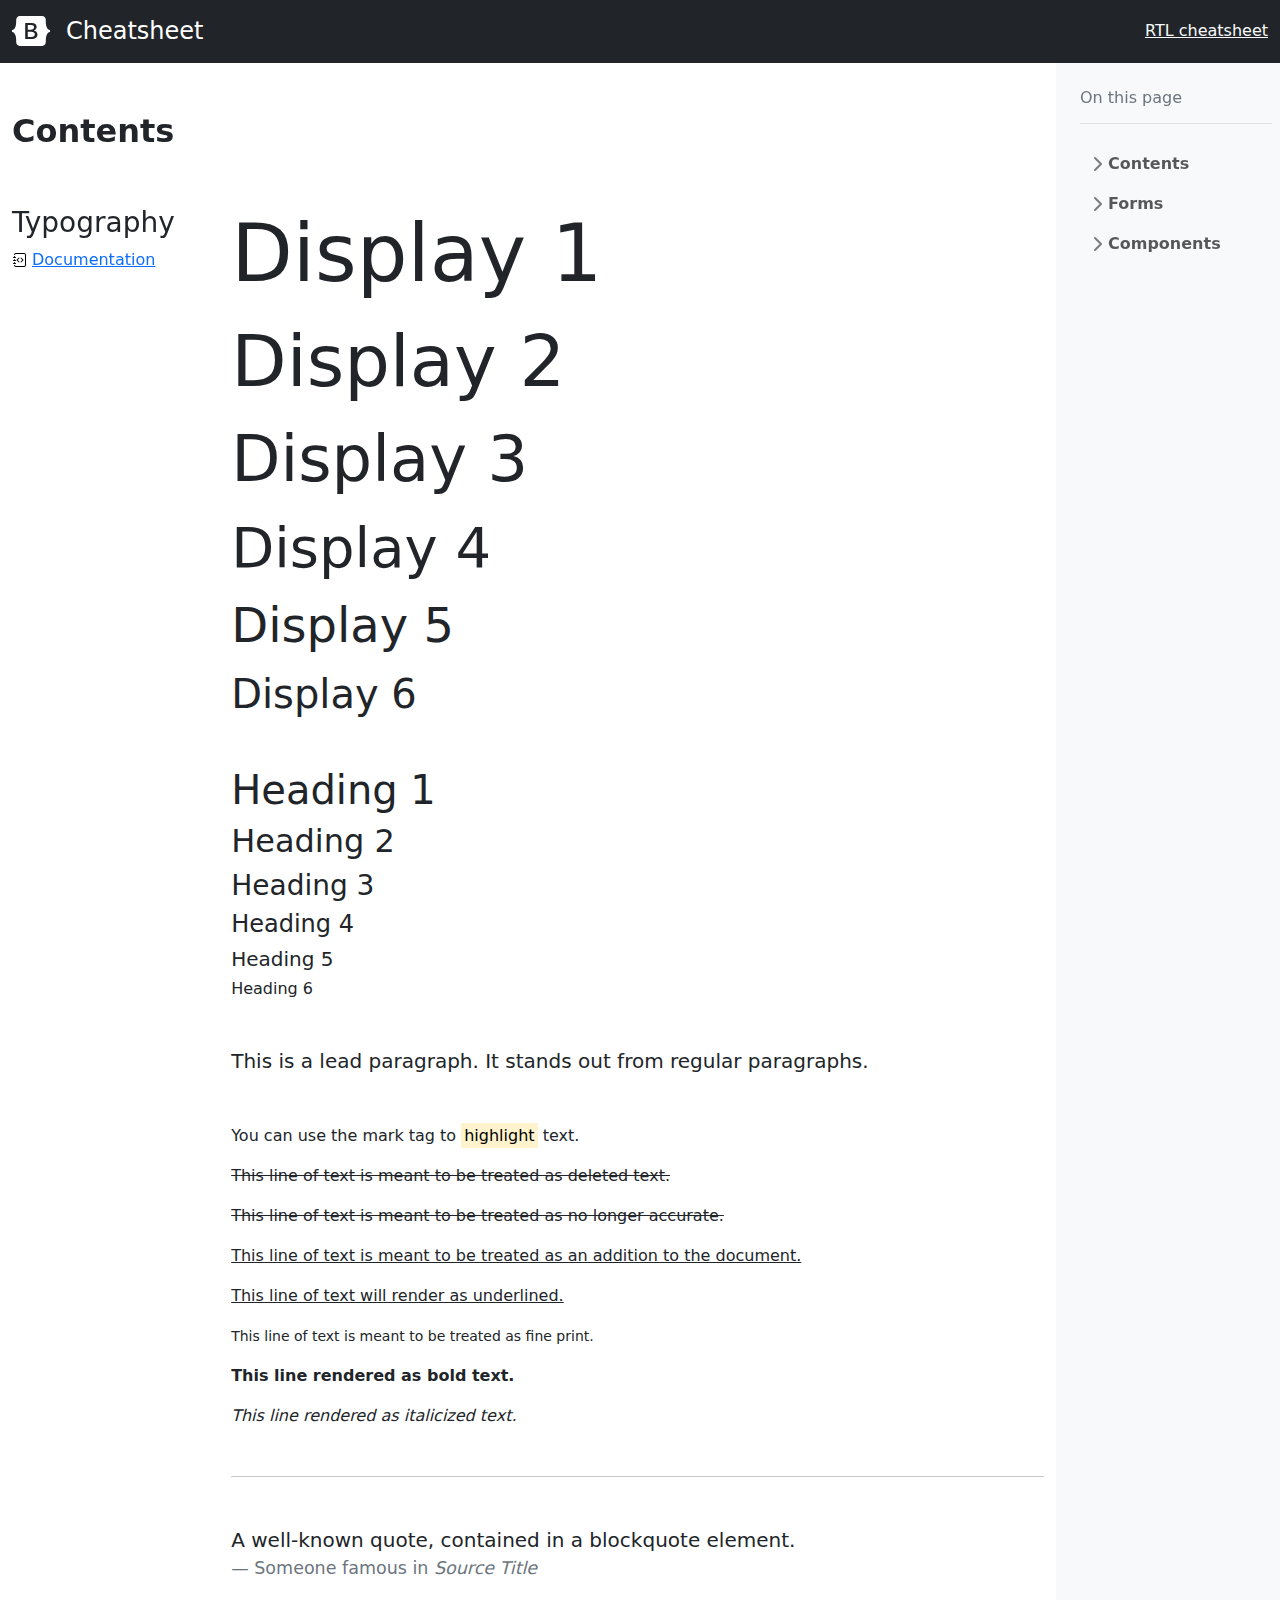
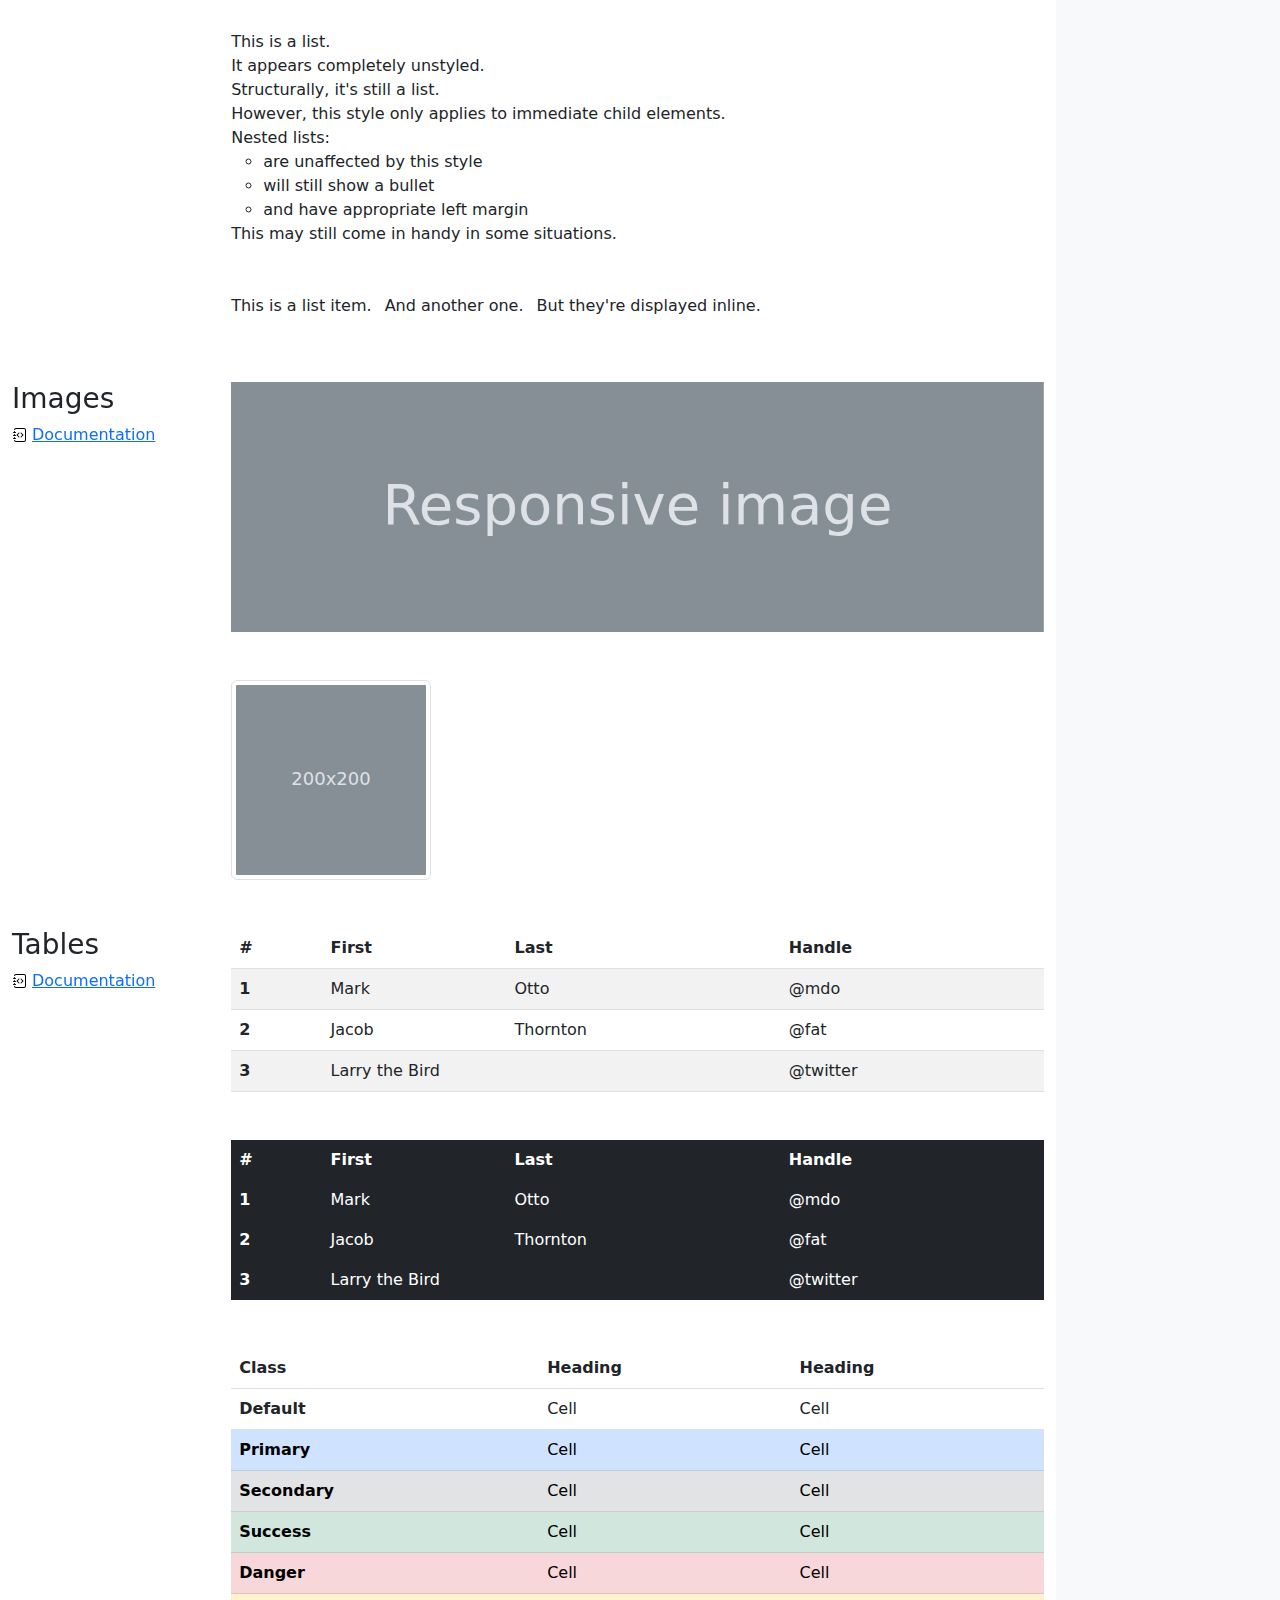
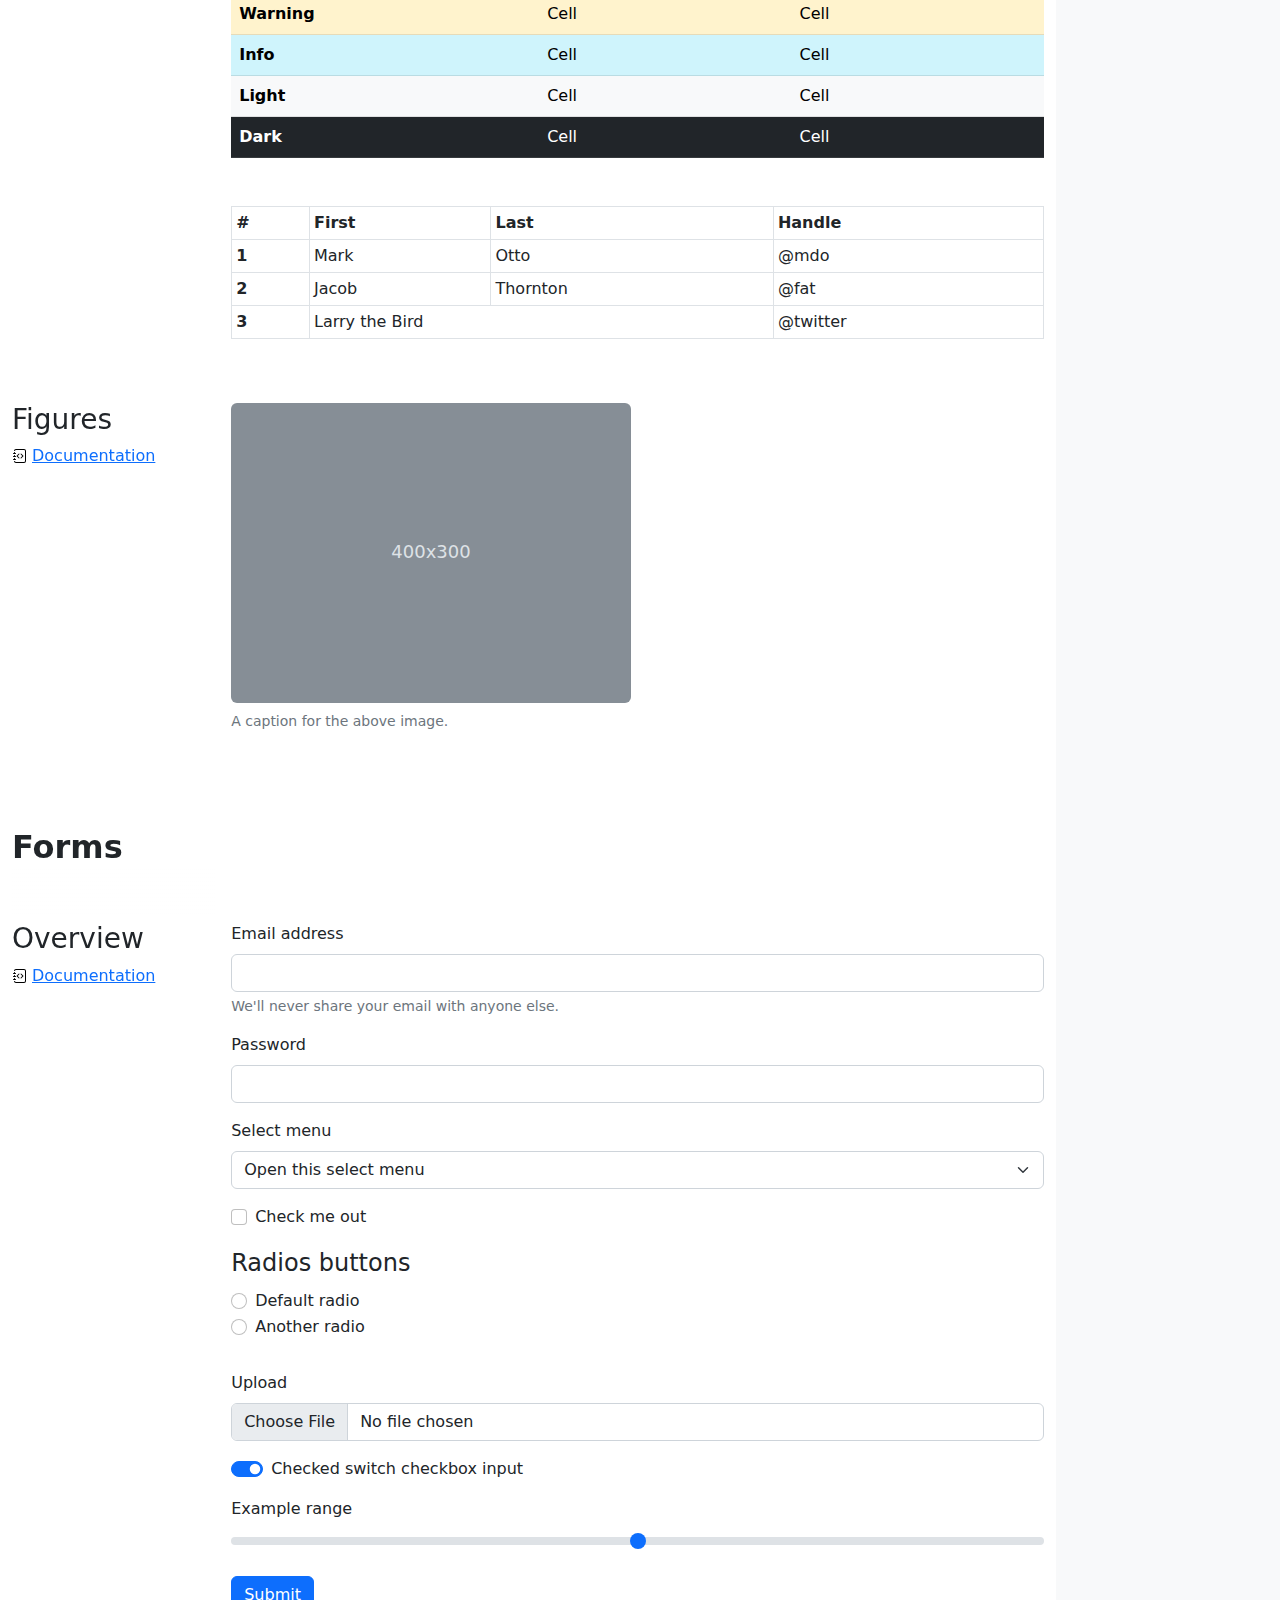
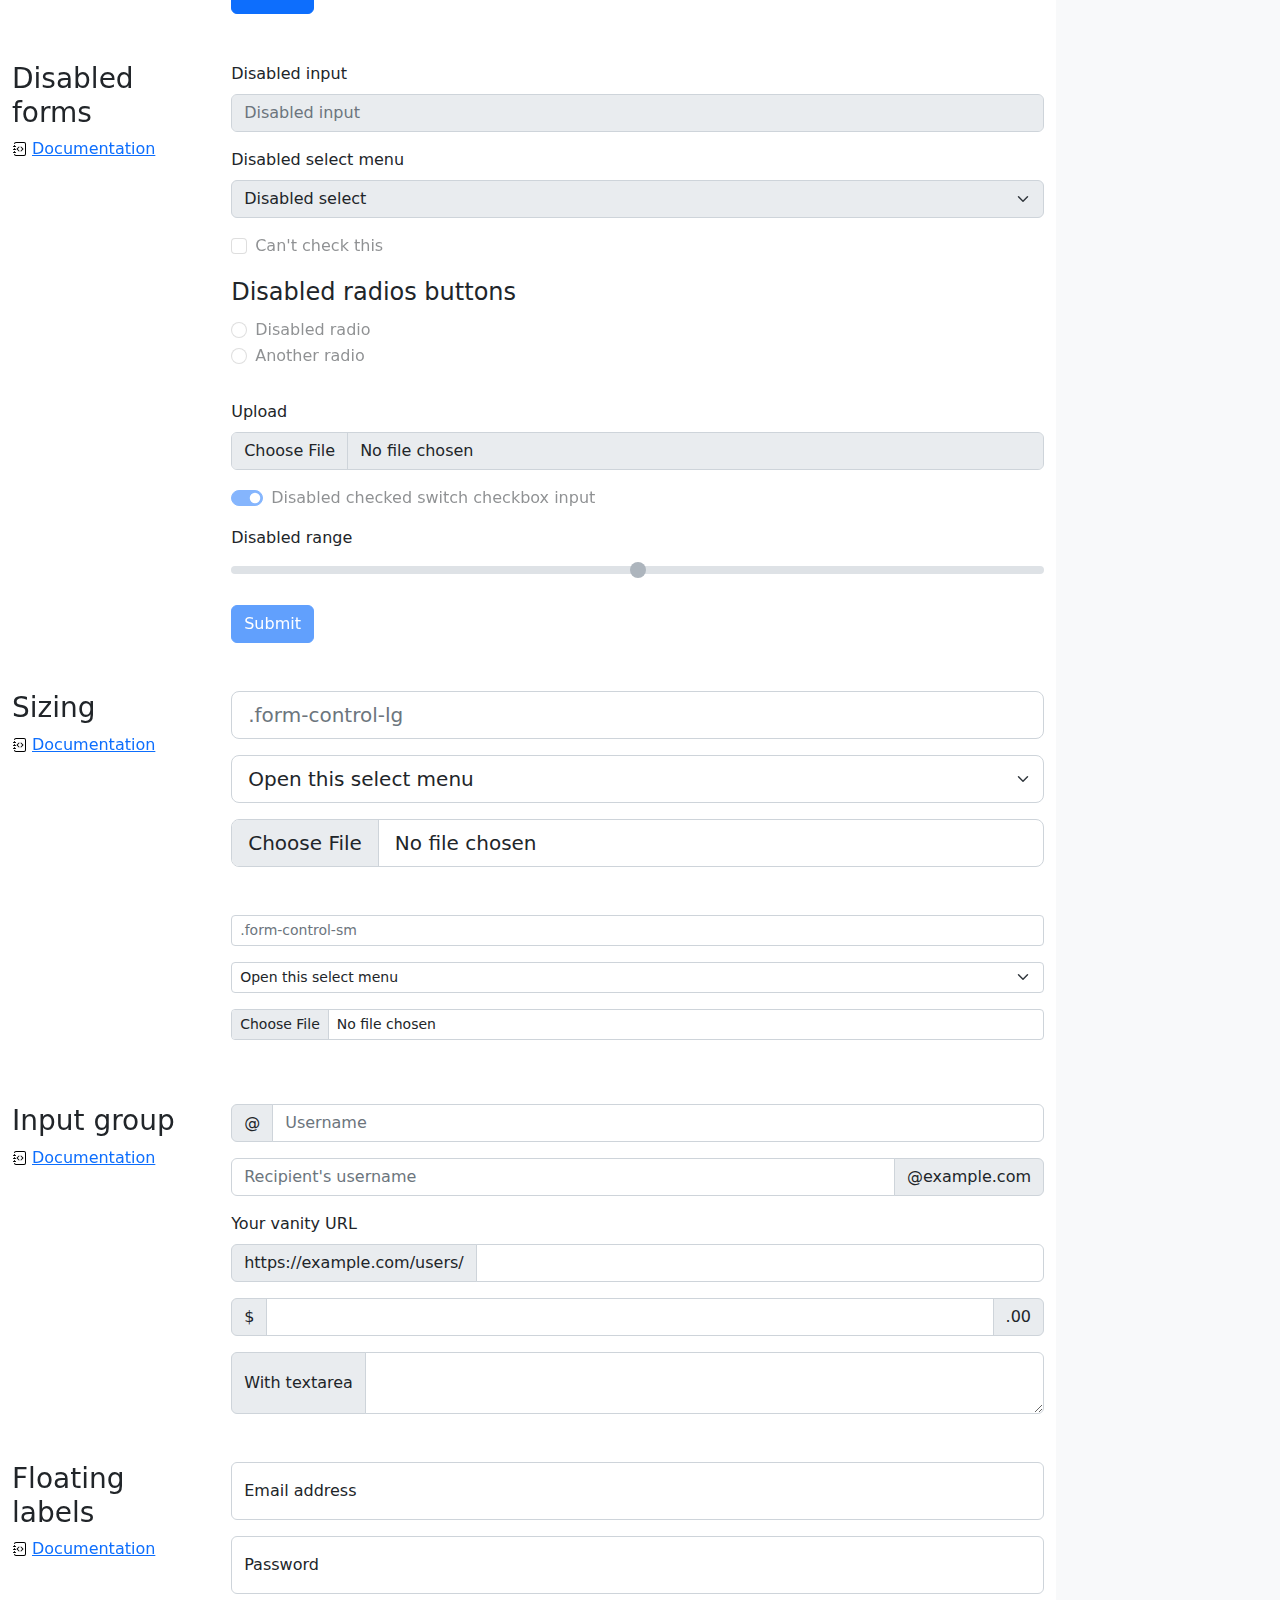
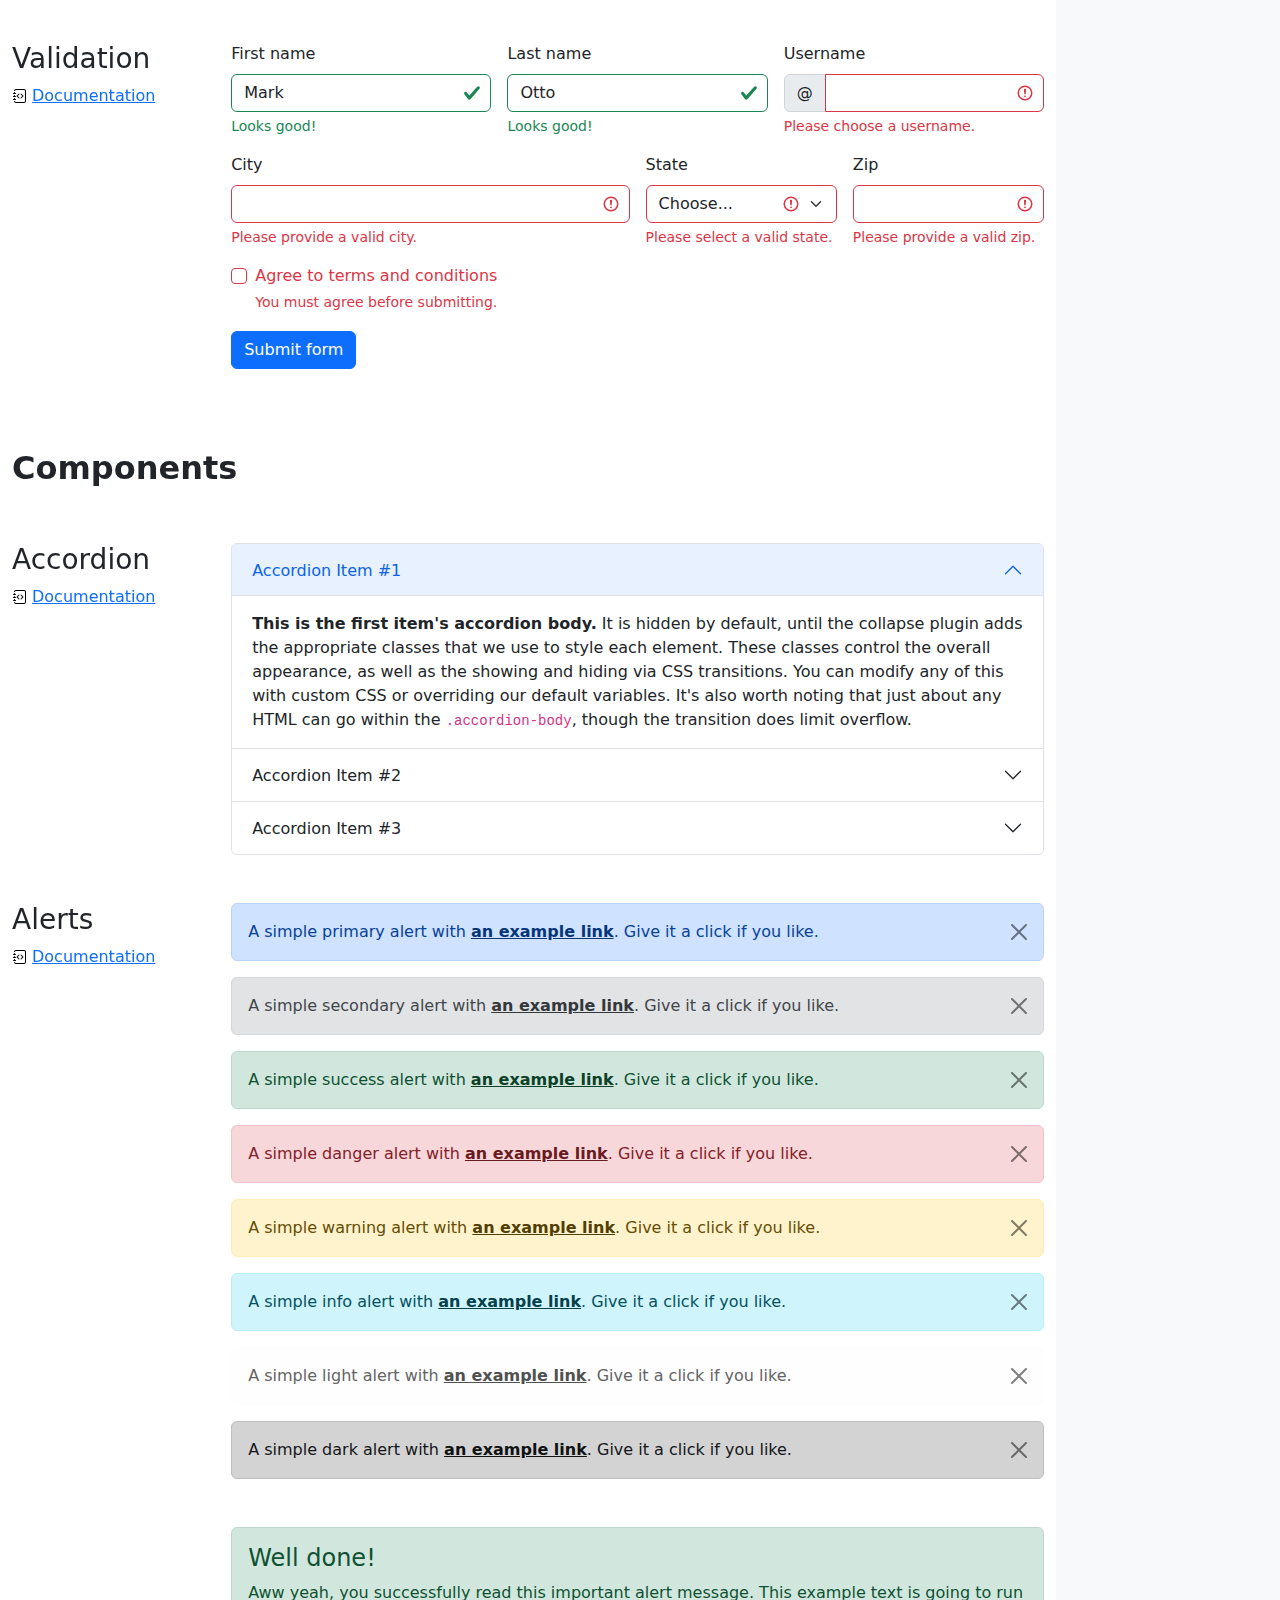
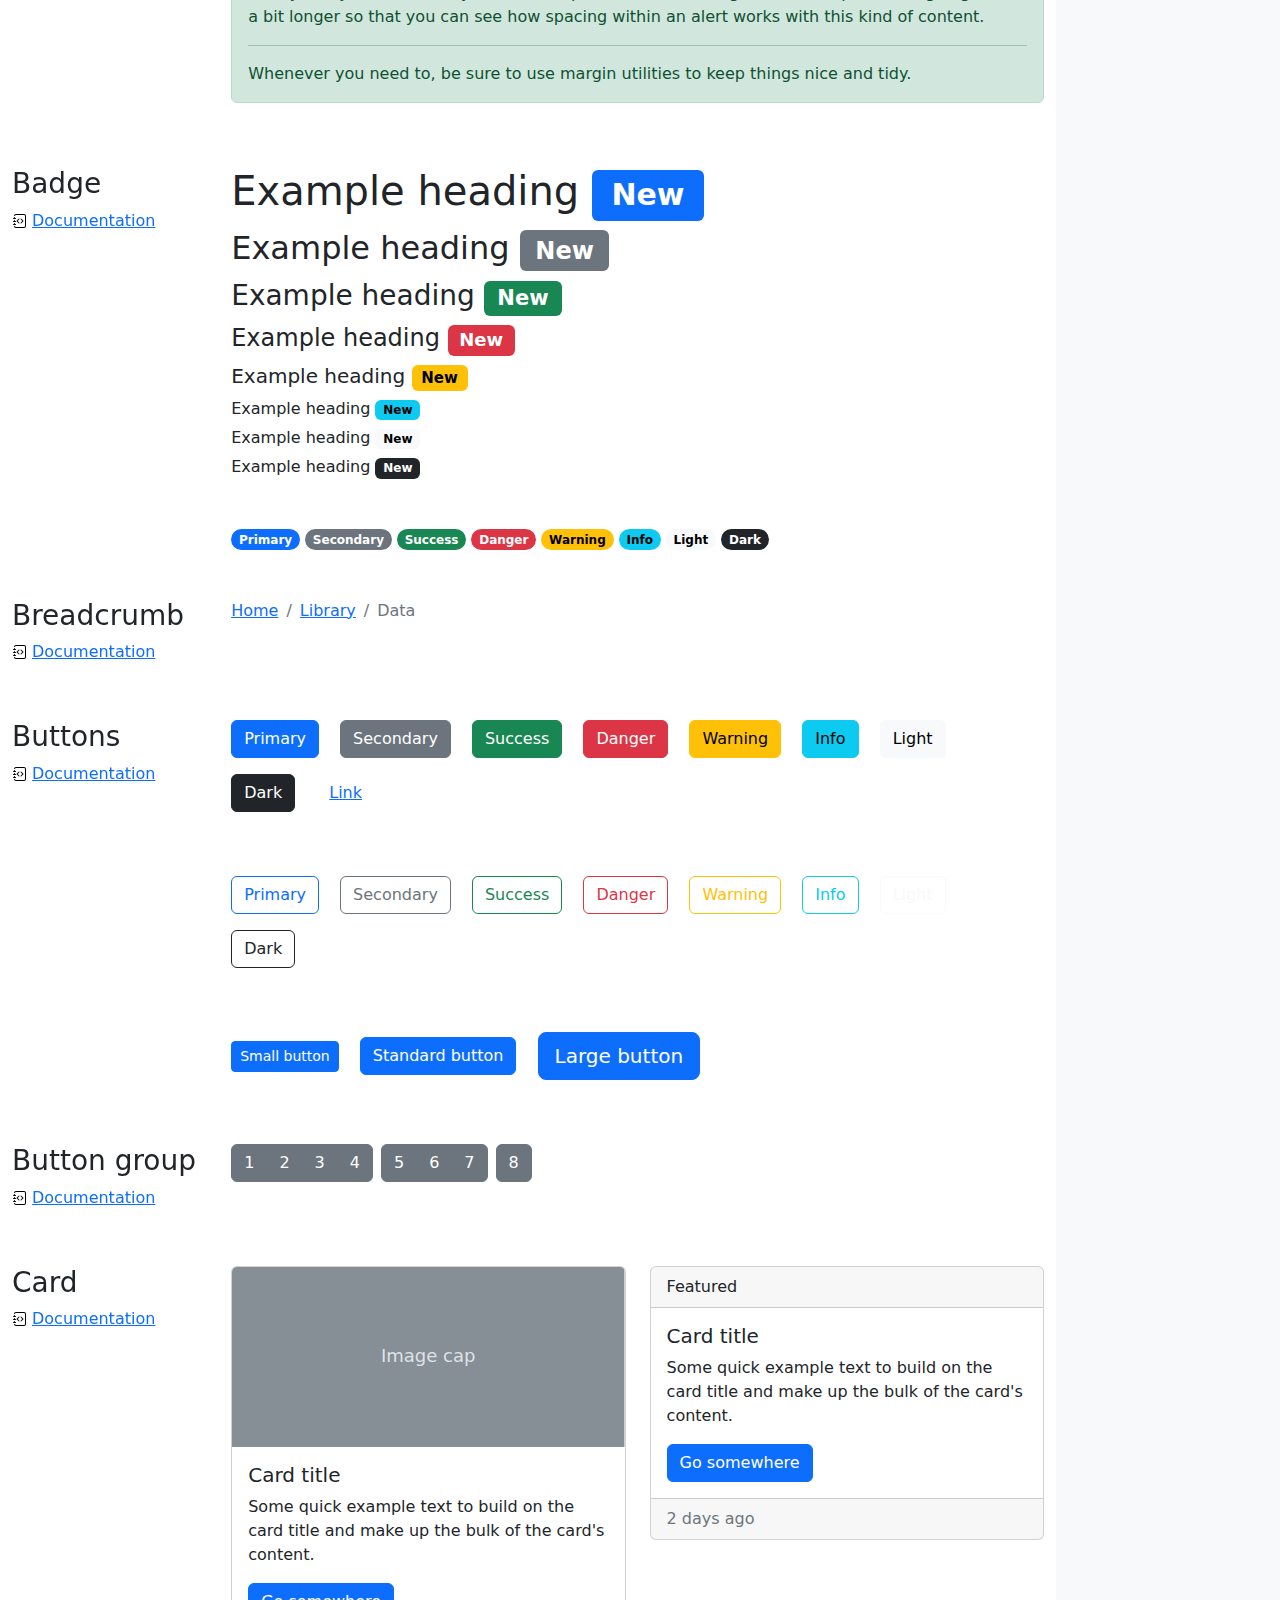
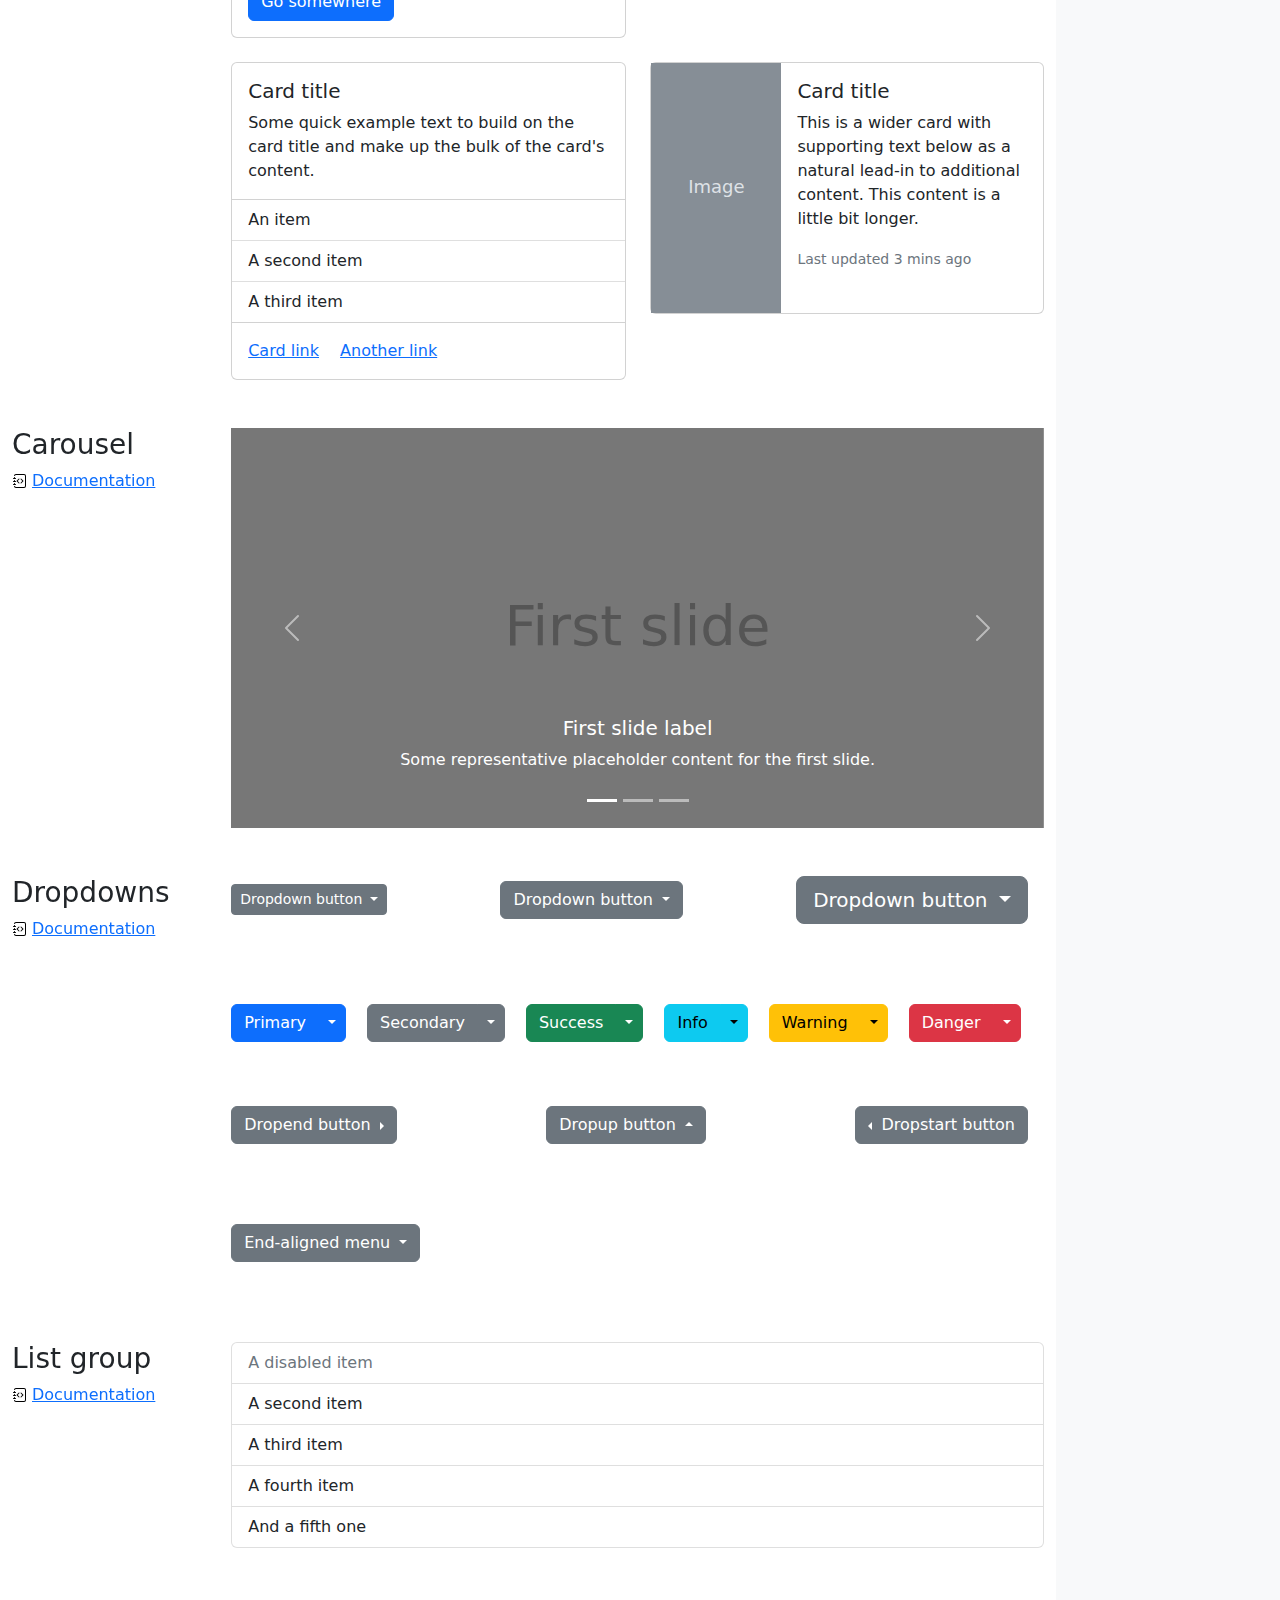
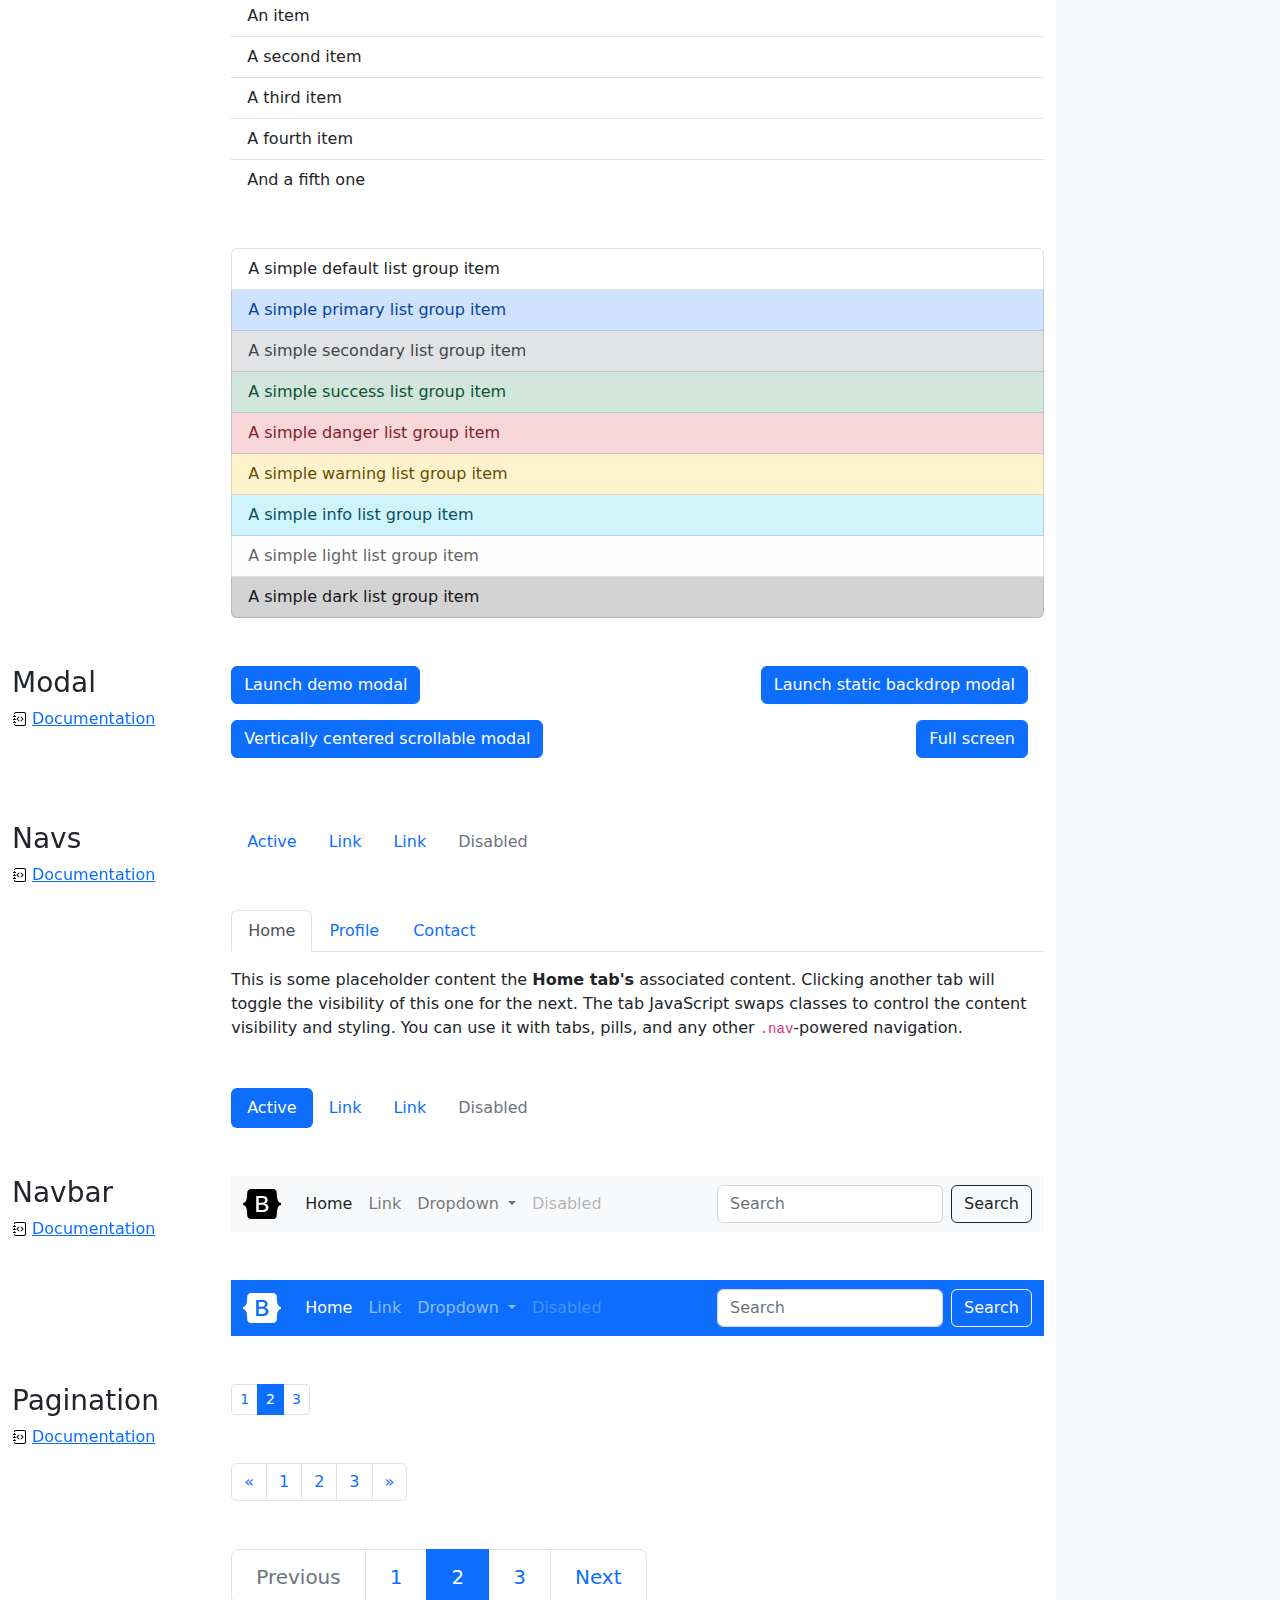
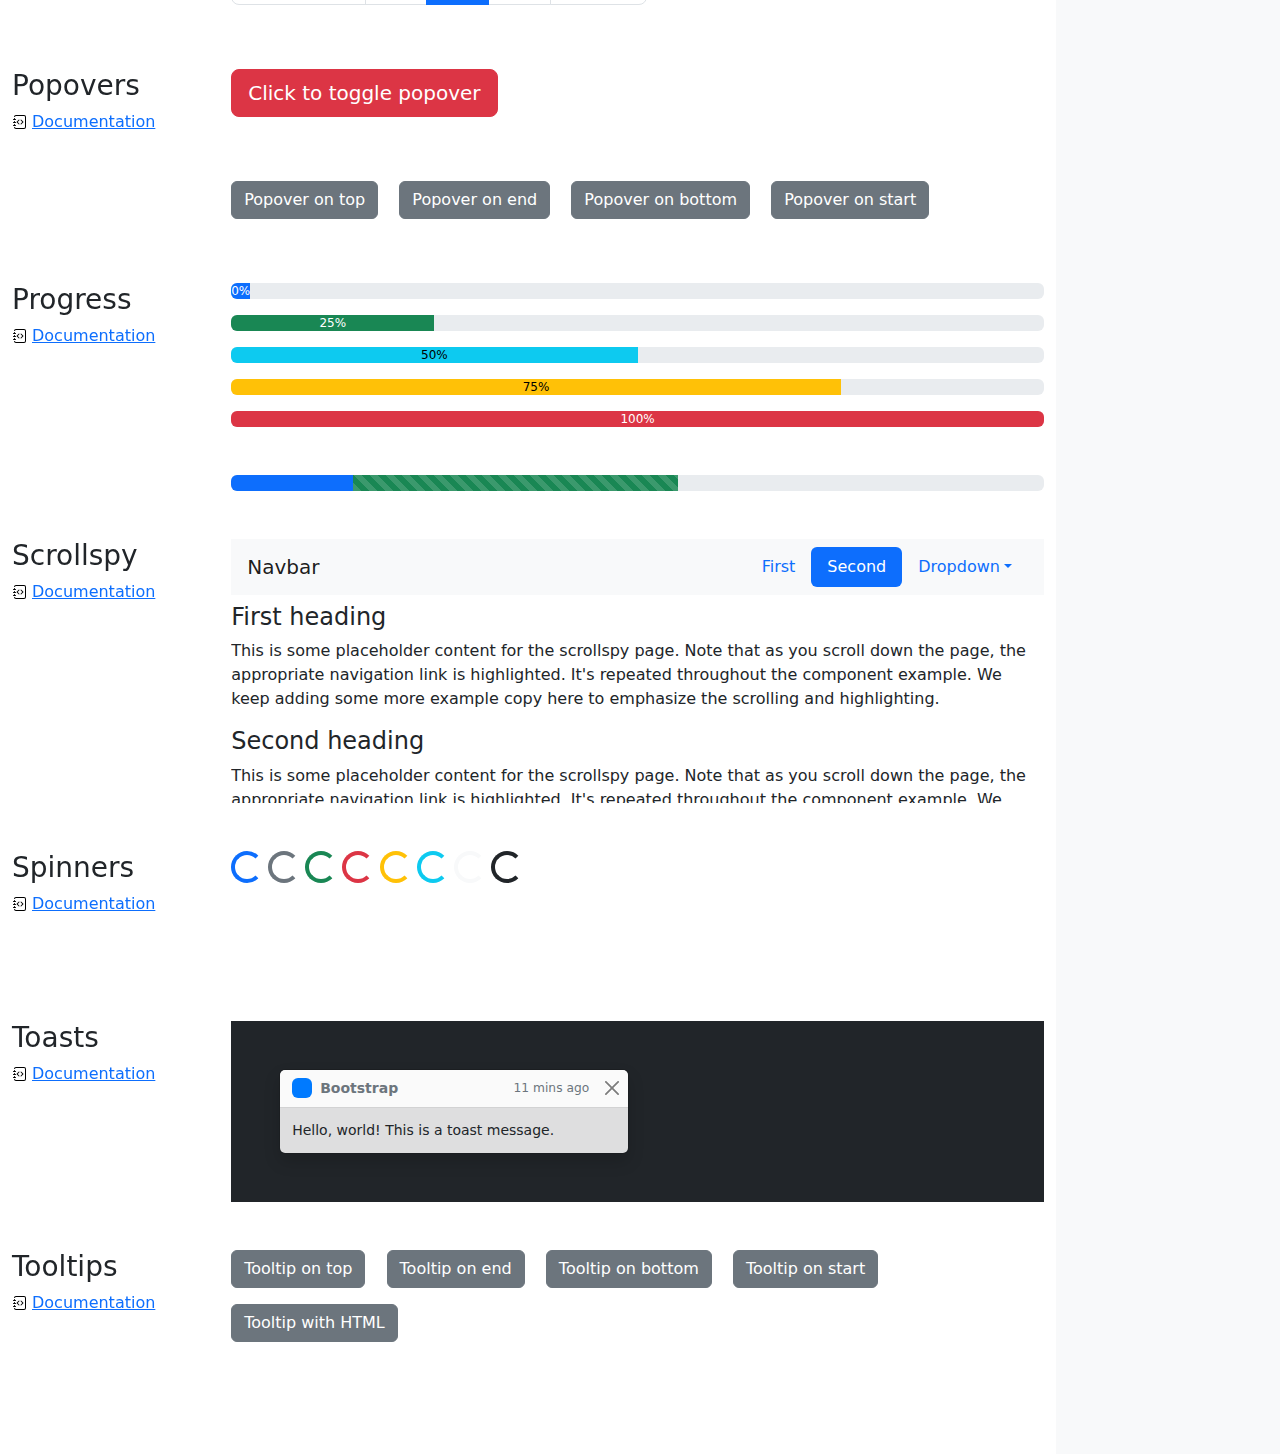
<file: bootstrap/bootstrap-5.2.3-examples/cheatsheet/index.html>
<!doctype html>
<html lang="en">
  <head>
    <meta charset="utf-8">
    <meta name="viewport" content="width=device-width, initial-scale=1">
    <meta name="description" content="">
    <meta name="author" content="Mark Otto, Jacob Thornton, and Bootstrap contributors">
    <meta name="generator" content="Hugo 0.104.2">
    <title>Cheatsheet · Bootstrap v5.2</title>

    <link rel="canonical" href="https://getbootstrap.com/docs/5.2/examples/cheatsheet/">

    

    

<link href="../assets/dist/css/bootstrap.min.css" rel="stylesheet">

    <style>
      .bd-placeholder-img {
        font-size: 1.125rem;
        text-anchor: middle;
        -webkit-user-select: none;
        -moz-user-select: none;
        user-select: none;
      }

      @media (min-width: 768px) {
        .bd-placeholder-img-lg {
          font-size: 3.5rem;
        }
      }

      .b-example-divider {
        height: 3rem;
        background-color: rgba(0, 0, 0, .1);
        border: solid rgba(0, 0, 0, .15);
        border-width: 1px 0;
        box-shadow: inset 0 .5em 1.5em rgba(0, 0, 0, .1), inset 0 .125em .5em rgba(0, 0, 0, .15);
      }

      .b-example-vr {
        flex-shrink: 0;
        width: 1.5rem;
        height: 100vh;
      }

      .bi {
        vertical-align: -.125em;
        fill: currentColor;
      }

      .nav-scroller {
        position: relative;
        z-index: 2;
        height: 2.75rem;
        overflow-y: hidden;
      }

      .nav-scroller .nav {
        display: flex;
        flex-wrap: nowrap;
        padding-bottom: 1rem;
        margin-top: -1px;
        overflow-x: auto;
        text-align: center;
        white-space: nowrap;
        -webkit-overflow-scrolling: touch;
      }
    </style>

    
    <!-- Custom styles for this template -->
    <link href="cheatsheet.css" rel="stylesheet">
  </head>
  <body class="bg-light">
    
<header class="bd-header bg-dark py-3 d-flex align-items-stretch border-bottom border-dark">
  <div class="container-fluid d-flex align-items-center">
    <h1 class="d-flex align-items-center fs-4 text-white mb-0">
      <img src="../assets/brand/bootstrap-logo-white.svg" width="38" height="30" class="me-3" alt="Bootstrap">
      Cheatsheet
    </h1>
    <a href="../examples/cheatsheet-rtl/" class="ms-auto link-light" hreflang="ar">RTL cheatsheet</a>
  </div>
</header>
<aside class="bd-aside sticky-xl-top text-muted align-self-start mb-3 mb-xl-5 px-2">
  <h2 class="h6 pt-4 pb-3 mb-4 border-bottom">On this page</h2>
  <nav class="small" id="toc">
    <ul class="list-unstyled">
      <li class="my-2">
        <button class="btn d-inline-flex align-items-center collapsed border-0" data-bs-toggle="collapse" aria-expanded="false" data-bs-target="#contents-collapse" aria-controls="contents-collapse">Contents</button>
        <ul class="list-unstyled ps-3 collapse" id="contents-collapse">
          <li><a class="d-inline-flex align-items-center rounded text-decoration-none" href="#typography">Typography</a></li>
          <li><a class="d-inline-flex align-items-center rounded text-decoration-none" href="#images">Images</a></li>
          <li><a class="d-inline-flex align-items-center rounded text-decoration-none" href="#tables">Tables</a></li>
          <li><a class="d-inline-flex align-items-center rounded text-decoration-none" href="#figures">Figures</a></li>
        </ul>
      </li>
      <li class="my-2">
        <button class="btn d-inline-flex align-items-center collapsed border-0" data-bs-toggle="collapse" aria-expanded="false" data-bs-target="#forms-collapse" aria-controls="forms-collapse">Forms</button>
        <ul class="list-unstyled ps-3 collapse" id="forms-collapse">
          <li><a class="d-inline-flex align-items-center rounded text-decoration-none" href="#overview">Overview</a></li>
          <li><a class="d-inline-flex align-items-center rounded text-decoration-none" href="#disabled-forms">Disabled forms</a></li>
          <li><a class="d-inline-flex align-items-center rounded text-decoration-none" href="#sizing">Sizing</a></li>
          <li><a class="d-inline-flex align-items-center rounded text-decoration-none" href="#input-group">Input group</a></li>
          <li><a class="d-inline-flex align-items-center rounded text-decoration-none" href="#floating-labels">Floating labels</a></li>
          <li><a class="d-inline-flex align-items-center rounded text-decoration-none" href="#validation">Validation</a></li>
        </ul>
      </li>
      <li class="my-2">
        <button class="btn d-inline-flex align-items-center collapsed border-0" data-bs-toggle="collapse" aria-expanded="false" data-bs-target="#components-collapse" aria-controls="components-collapse">Components</button>
        <ul class="list-unstyled ps-3 collapse" id="components-collapse">
          <li><a class="d-inline-flex align-items-center rounded text-decoration-none" href="#accordion">Accordion</a></li>
          <li><a class="d-inline-flex align-items-center rounded text-decoration-none" href="#alerts">Alerts</a></li>
          <li><a class="d-inline-flex align-items-center rounded text-decoration-none" href="#badge">Badge</a></li>
          <li><a class="d-inline-flex align-items-center rounded text-decoration-none" href="#breadcrumb">Breadcrumb</a></li>
          <li><a class="d-inline-flex align-items-center rounded text-decoration-none" href="#buttons">Buttons</a></li>
          <li><a class="d-inline-flex align-items-center rounded text-decoration-none" href="#button-group">Button group</a></li>
          <li><a class="d-inline-flex align-items-center rounded text-decoration-none" href="#card">Card</a></li>
          <li><a class="d-inline-flex align-items-center rounded text-decoration-none" href="#carousel">Carousel</a></li>
          <li><a class="d-inline-flex align-items-center rounded text-decoration-none" href="#dropdowns">Dropdowns</a></li>
          <li><a class="d-inline-flex align-items-center rounded text-decoration-none" href="#list-group">List group</a></li>
          <li><a class="d-inline-flex align-items-center rounded text-decoration-none" href="#modal">Modal</a></li>
          <li><a class="d-inline-flex align-items-center rounded text-decoration-none" href="#navs">Navs</a></li>
          <li><a class="d-inline-flex align-items-center rounded text-decoration-none" href="#navbar">Navbar</a></li>
          <li><a class="d-inline-flex align-items-center rounded text-decoration-none" href="#pagination">Pagination</a></li>
          <li><a class="d-inline-flex align-items-center rounded text-decoration-none" href="#popovers">Popovers</a></li>
          <li><a class="d-inline-flex align-items-center rounded text-decoration-none" href="#progress">Progress</a></li>
          <li><a class="d-inline-flex align-items-center rounded text-decoration-none" href="#scrollspy">Scrollspy</a></li>
          <li><a class="d-inline-flex align-items-center rounded text-decoration-none" href="#spinners">Spinners</a></li>
          <li><a class="d-inline-flex align-items-center rounded text-decoration-none" href="#toasts">Toasts</a></li>
          <li><a class="d-inline-flex align-items-center rounded text-decoration-none" href="#tooltips">Tooltips</a></li>
        </ul>
      </li>
    </ul>
  </nav>
</aside>
<div class="bd-cheatsheet container-fluid bg-body">
  <section id="content">
    <h2 class="sticky-xl-top fw-bold pt-3 pt-xl-5 pb-2 pb-xl-3">Contents</h2>

    <article class="my-3" id="typography">
      <div class="bd-heading sticky-xl-top align-self-start mt-5 mb-3 mt-xl-0 mb-xl-2">
        <h3>Typography</h3>
        <a class="d-flex align-items-center" href="../content/typography/">Documentation</a>
      </div>

      <div>
        <div class="bd-example-snippet bd-code-snippet"><div class="bd-example">
        <p class="display-1">Display 1</p>
        <p class="display-2">Display 2</p>
        <p class="display-3">Display 3</p>
        <p class="display-4">Display 4</p>
        <p class="display-5">Display 5</p>
        <p class="display-6">Display 6</p>
        </div></div>


        <div class="bd-example-snippet bd-code-snippet"><div class="bd-example">
        <p class="h1">Heading 1</p>
        <p class="h2">Heading 2</p>
        <p class="h3">Heading 3</p>
        <p class="h4">Heading 4</p>
        <p class="h5">Heading 5</p>
        <p class="h6">Heading 6</p>
        </div></div>


        <div class="bd-example-snippet bd-code-snippet"><div class="bd-example">
        <p class="lead">
          This is a lead paragraph. It stands out from regular paragraphs.
        </p>
        </div></div>


        <div class="bd-example-snippet bd-code-snippet"><div class="bd-example">
        <p>You can use the mark tag to <mark>highlight</mark> text.</p>
        <p><del>This line of text is meant to be treated as deleted text.</del></p>
        <p><s>This line of text is meant to be treated as no longer accurate.</s></p>
        <p><ins>This line of text is meant to be treated as an addition to the document.</ins></p>
        <p><u>This line of text will render as underlined.</u></p>
        <p><small>This line of text is meant to be treated as fine print.</small></p>
        <p><strong>This line rendered as bold text.</strong></p>
        <p><em>This line rendered as italicized text.</em></p>
        </div></div>


        <div class="bd-example-snippet bd-code-snippet"><div class="bd-example">
        <hr>
        </div></div>


        <div class="bd-example-snippet bd-code-snippet"><div class="bd-example">
        <blockquote class="blockquote">
          <p>A well-known quote, contained in a blockquote element.</p>
          <footer class="blockquote-footer">Someone famous in <cite title="Source Title">Source Title</cite></footer>
        </blockquote>
        </div></div>


        <div class="bd-example-snippet bd-code-snippet"><div class="bd-example">
        <ul class="list-unstyled">
          <li>This is a list.</li>
          <li>It appears completely unstyled.</li>
          <li>Structurally, it's still a list.</li>
          <li>However, this style only applies to immediate child elements.</li>
          <li>Nested lists:
            <ul>
              <li>are unaffected by this style</li>
              <li>will still show a bullet</li>
              <li>and have appropriate left margin</li>
            </ul>
          </li>
          <li>This may still come in handy in some situations.</li>
        </ul>
        </div></div>


        <div class="bd-example-snippet bd-code-snippet"><div class="bd-example">
        <ul class="list-inline">
          <li class="list-inline-item">This is a list item.</li>
          <li class="list-inline-item">And another one.</li>
          <li class="list-inline-item">But they're displayed inline.</li>
        </ul>
        </div></div>

      </div>
    </article>
    <article class="my-3" id="images">
      <div class="bd-heading sticky-xl-top align-self-start mt-5 mb-3 mt-xl-0 mb-xl-2">
        <h3>Images</h3>
        <a class="d-flex align-items-center" href="../content/images/">Documentation</a>
      </div>

      <div>
        <div class="bd-example-snippet bd-code-snippet"><div class="bd-example">
        <svg class="bd-placeholder-img bd-placeholder-img-lg img-fluid" width="100%" height="250" xmlns="http://www.w3.org/2000/svg" role="img" aria-label="Placeholder: Responsive image" preserveAspectRatio="xMidYMid slice" focusable="false"><title>Placeholder</title><rect width="100%" height="100%" fill="#868e96"/><text x="50%" y="50%" fill="#dee2e6" dy=".3em">Responsive image</text></svg>

        </div></div>


        <div class="bd-example-snippet bd-code-snippet"><div class="bd-example">
        <svg class="bd-placeholder-img img-thumbnail" width="200" height="200" xmlns="http://www.w3.org/2000/svg" role="img" aria-label="A generic square placeholder image with a white border around it, making it resemble a photograph taken with an old instant camera: 200x200" preserveAspectRatio="xMidYMid slice" focusable="false"><title>A generic square placeholder image with a white border around it, making it resemble a photograph taken with an old instant camera</title><rect width="100%" height="100%" fill="#868e96"/><text x="50%" y="50%" fill="#dee2e6" dy=".3em">200x200</text></svg>

        </div></div>

      </div>
    </article>
    <article class="my-3" id="tables">
      <div class="bd-heading sticky-xl-top align-self-start mt-5 mb-3 mt-xl-0 mb-xl-2">
        <h3>Tables</h3>
        <a class="d-flex align-items-center" href="../content/tables/">Documentation</a>
      </div>

      <div>
        <div class="bd-example-snippet bd-code-snippet"><div class="bd-example">
        <table class="table table-striped">
          <thead>
          <tr>
            <th scope="col">#</th>
            <th scope="col">First</th>
            <th scope="col">Last</th>
            <th scope="col">Handle</th>
          </tr>
          </thead>
          <tbody>
          <tr>
            <th scope="row">1</th>
            <td>Mark</td>
            <td>Otto</td>
            <td>@mdo</td>
          </tr>
          <tr>
            <th scope="row">2</th>
            <td>Jacob</td>
            <td>Thornton</td>
            <td>@fat</td>
          </tr>
          <tr>
            <th scope="row">3</th>
            <td colspan="2">Larry the Bird</td>
            <td>@twitter</td>
          </tr>
          </tbody>
        </table>
        </div></div>


        <div class="bd-example-snippet bd-code-snippet"><div class="bd-example">
        <table class="table table-dark table-borderless">
          <thead>
          <tr>
            <th scope="col">#</th>
            <th scope="col">First</th>
            <th scope="col">Last</th>
            <th scope="col">Handle</th>
          </tr>
          </thead>
          <tbody>
          <tr>
            <th scope="row">1</th>
            <td>Mark</td>
            <td>Otto</td>
            <td>@mdo</td>
          </tr>
          <tr>
            <th scope="row">2</th>
            <td>Jacob</td>
            <td>Thornton</td>
            <td>@fat</td>
          </tr>
          <tr>
            <th scope="row">3</th>
            <td colspan="2">Larry the Bird</td>
            <td>@twitter</td>
          </tr>
          </tbody>
        </table>
        </div></div>


        <div class="bd-example-snippet bd-code-snippet"><div class="bd-example">
        <table class="table table-hover">
          <thead>
          <tr>
            <th scope="col">Class</th>
            <th scope="col">Heading</th>
            <th scope="col">Heading</th>
          </tr>
          </thead>
          <tbody>
          <tr>
            <th scope="row">Default</th>
            <td>Cell</td>
            <td>Cell</td>
          </tr>
          
          <tr class="table-primary">
            <th scope="row">Primary</th>
            <td>Cell</td>
            <td>Cell</td>
          </tr>
          <tr class="table-secondary">
            <th scope="row">Secondary</th>
            <td>Cell</td>
            <td>Cell</td>
          </tr>
          <tr class="table-success">
            <th scope="row">Success</th>
            <td>Cell</td>
            <td>Cell</td>
          </tr>
          <tr class="table-danger">
            <th scope="row">Danger</th>
            <td>Cell</td>
            <td>Cell</td>
          </tr>
          <tr class="table-warning">
            <th scope="row">Warning</th>
            <td>Cell</td>
            <td>Cell</td>
          </tr>
          <tr class="table-info">
            <th scope="row">Info</th>
            <td>Cell</td>
            <td>Cell</td>
          </tr>
          <tr class="table-light">
            <th scope="row">Light</th>
            <td>Cell</td>
            <td>Cell</td>
          </tr>
          <tr class="table-dark">
            <th scope="row">Dark</th>
            <td>Cell</td>
            <td>Cell</td>
          </tr>
          </tbody>
        </table>
        </div></div>


        <div class="bd-example-snippet bd-code-snippet"><div class="bd-example">
        <table class="table table-sm table-bordered">
          <thead>
          <tr>
            <th scope="col">#</th>
            <th scope="col">First</th>
            <th scope="col">Last</th>
            <th scope="col">Handle</th>
          </tr>
          </thead>
          <tbody>
          <tr>
            <th scope="row">1</th>
            <td>Mark</td>
            <td>Otto</td>
            <td>@mdo</td>
          </tr>
          <tr>
            <th scope="row">2</th>
            <td>Jacob</td>
            <td>Thornton</td>
            <td>@fat</td>
          </tr>
          <tr>
            <th scope="row">3</th>
            <td colspan="2">Larry the Bird</td>
            <td>@twitter</td>
          </tr>
          </tbody>
        </table>
        </div></div>

      </div>
    </article>
    <article class="my-3" id="figures">
      <div class="bd-heading sticky-xl-top align-self-start mt-5 mb-3 mt-xl-0 mb-xl-2">
        <h3>Figures</h3>
        <a class="d-flex align-items-center" href="../content/figures/">Documentation</a>
      </div>

      <div>
        <div class="bd-example-snippet bd-code-snippet"><div class="bd-example">
        <figure class="figure">
          <svg class="bd-placeholder-img figure-img img-fluid rounded" width="400" height="300" xmlns="http://www.w3.org/2000/svg" role="img" aria-label="Placeholder: 400x300" preserveAspectRatio="xMidYMid slice" focusable="false"><title>Placeholder</title><rect width="100%" height="100%" fill="#868e96"/><text x="50%" y="50%" fill="#dee2e6" dy=".3em">400x300</text></svg>

          <figcaption class="figure-caption">A caption for the above image.</figcaption>
        </figure>
        </div></div>

      </div>
    </article>
  </section>

  <section id="forms">
    <h2 class="sticky-xl-top fw-bold pt-3 pt-xl-5 pb-2 pb-xl-3">Forms</h2>

    <article class="my-3" id="overview">
      <div class="bd-heading sticky-xl-top align-self-start mt-5 mb-3 mt-xl-0 mb-xl-2">
        <h3>Overview</h3>
        <a class="d-flex align-items-center" href="../forms/overview/">Documentation</a>
      </div>

      <div>
        <div class="bd-example-snippet bd-code-snippet"><div class="bd-example">
        <form>
          <div class="mb-3">
            <label for="exampleInputEmail1" class="form-label">Email address</label>
            <input type="email" class="form-control" id="exampleInputEmail1" aria-describedby="emailHelp">
            <div id="emailHelp" class="form-text">We'll never share your email with anyone else.</div>
          </div>
          <div class="mb-3">
            <label for="exampleInputPassword1" class="form-label">Password</label>
            <input type="password" class="form-control" id="exampleInputPassword1">
          </div>
          <div class="mb-3">
            <label for="exampleSelect" class="form-label">Select menu</label>
            <select class="form-select" id="exampleSelect">
              <option selected>Open this select menu</option>
              <option value="1">One</option>
              <option value="2">Two</option>
              <option value="3">Three</option>
            </select>
          </div>
          <div class="mb-3 form-check">
            <input type="checkbox" class="form-check-input" id="exampleCheck1">
            <label class="form-check-label" for="exampleCheck1">Check me out</label>
          </div>
          <fieldset class="mb-3">
            <legend>Radios buttons</legend>
            <div class="form-check">
              <input type="radio" name="radios" class="form-check-input" id="exampleRadio1">
              <label class="form-check-label" for="exampleRadio1">Default radio</label>
            </div>
            <div class="mb-3 form-check">
              <input type="radio" name="radios" class="form-check-input" id="exampleRadio2">
              <label class="form-check-label" for="exampleRadio2">Another radio</label>
            </div>
          </fieldset>
          <div class="mb-3">
            <label class="form-label" for="customFile">Upload</label>
            <input type="file" class="form-control" id="customFile">
          </div>
          <div class="mb-3 form-check form-switch">
            <input class="form-check-input" type="checkbox" role="switch" id="flexSwitchCheckChecked" checked>
            <label class="form-check-label" for="flexSwitchCheckChecked">Checked switch checkbox input</label>
          </div>
          <div class="mb-3">
            <label for="customRange3" class="form-label">Example range</label>
            <input type="range" class="form-range" min="0" max="5" step="0.5" id="customRange3">
          </div>
          <button type="submit" class="btn btn-primary">Submit</button>
        </form>
        </div></div>

      </div>
    </article>
    <article class="my-3" id="disabled-forms">
      <div class="bd-heading sticky-xl-top align-self-start mt-5 mb-3 mt-xl-0 mb-xl-2">
        <h3>Disabled forms</h3>
        <a class="d-flex align-items-center" href="../forms/overview/#disabled-forms">Documentation</a>
      </div>

      <div>
        <div class="bd-example-snippet bd-code-snippet"><div class="bd-example">
        <form>
          <fieldset disabled aria-label="Disabled fieldset example">
            <div class="mb-3">
              <label for="disabledTextInput" class="form-label">Disabled input</label>
              <input type="text" id="disabledTextInput" class="form-control" placeholder="Disabled input">
            </div>
            <div class="mb-3">
              <label for="disabledSelect" class="form-label">Disabled select menu</label>
              <select id="disabledSelect" class="form-select">
                <option>Disabled select</option>
              </select>
            </div>
            <div class="mb-3">
              <div class="form-check">
                <input class="form-check-input" type="checkbox" id="disabledFieldsetCheck" disabled>
                <label class="form-check-label" for="disabledFieldsetCheck">
                  Can't check this
                </label>
              </div>
            </div>
            <fieldset class="mb-3">
              <legend>Disabled radios buttons</legend>
              <div class="form-check">
                <input type="radio" name="radios" class="form-check-input" id="disabledRadio1" disabled>
                <label class="form-check-label" for="disabledRadio1">Disabled radio</label>
              </div>
              <div class="mb-3 form-check">
                <input type="radio" name="radios" class="form-check-input" id="disabledRadio2" disabled>
                <label class="form-check-label" for="disabledRadio2">Another radio</label>
              </div>
            </fieldset>
            <div class="mb-3">
              <label class="form-label" for="disabledCustomFile">Upload</label>
              <input type="file" class="form-control" id="disabledCustomFile" disabled>
            </div>
            <div class="mb-3 form-check form-switch">
              <input class="form-check-input" type="checkbox" role="switch" id="disabledSwitchCheckChecked" checked disabled>
              <label class="form-check-label" for="disabledSwitchCheckChecked">Disabled checked switch checkbox input</label>
            </div>
            <div class="mb-3">
              <label for="disabledRange" class="form-label">Disabled range</label>
              <input type="range" class="form-range" min="0" max="5" step="0.5" id="disabledRange">
            </div>
            <button type="submit" class="btn btn-primary">Submit</button>
          </fieldset>
        </form>
        </div></div>

      </div>
    </article>
    <article class="my-3" id="sizing">
      <div class="bd-heading sticky-xl-top align-self-start mt-5 mb-3 mt-xl-0 mb-xl-2">
        <h3>Sizing</h3>
        <a class="d-flex align-items-center" href="../forms/form-control/#sizing">Documentation</a>
      </div>

      <div>
        <div class="bd-example-snippet bd-code-snippet"><div class="bd-example">
        <div class="mb-3">
          <input class="form-control form-control-lg" type="text" placeholder=".form-control-lg" aria-label=".form-control-lg example">
        </div>
        <div class="mb-3">
          <select class="form-select form-select-lg" aria-label=".form-select-lg example">
            <option selected>Open this select menu</option>
            <option value="1">One</option>
            <option value="2">Two</option>
            <option value="3">Three</option>
          </select>
        </div>
        <div class="mb-3">
          <input type="file" class="form-control form-control-lg" aria-label="Large file input example">
        </div>
        </div></div>


        <div class="bd-example-snippet bd-code-snippet"><div class="bd-example">
        <div class="mb-3">
          <input class="form-control form-control-sm" type="text" placeholder=".form-control-sm" aria-label=".form-control-sm example">
        </div>
        <div class="mb-3">
          <select class="form-select form-select-sm" aria-label=".form-select-sm example">
            <option selected>Open this select menu</option>
            <option value="1">One</option>
            <option value="2">Two</option>
            <option value="3">Three</option>
          </select>
        </div>
        <div class="mb-3">
          <input type="file" class="form-control form-control-sm" aria-label="Small file input example">
        </div>
        </div></div>

      </div>
    </article>
    <article class="my-3" id="input-group">
      <div class="bd-heading sticky-xl-top align-self-start mt-5 mb-3 mt-xl-0 mb-xl-2">
        <h3>Input group</h3>
        <a class="d-flex align-items-center" href="../forms/input-group/">Documentation</a>
      </div>

      <div>
        <div class="bd-example-snippet bd-code-snippet"><div class="bd-example">
        <div class="input-group mb-3">
          <span class="input-group-text" id="basic-addon1">@</span>
          <input type="text" class="form-control" placeholder="Username" aria-label="Username" aria-describedby="basic-addon1">
        </div>
        <div class="input-group mb-3">
          <input type="text" class="form-control" placeholder="Recipient's username" aria-label="Recipient's username" aria-describedby="basic-addon2">
          <span class="input-group-text" id="basic-addon2">@example.com</span>
        </div>
        <label for="basic-url" class="form-label">Your vanity URL</label>
        <div class="input-group mb-3">
          <span class="input-group-text" id="basic-addon3">https://example.com/users/</span>
          <input type="text" class="form-control" id="basic-url" aria-describedby="basic-addon3">
        </div>
        <div class="input-group mb-3">
          <span class="input-group-text">$</span>
          <input type="text" class="form-control" aria-label="Amount (to the nearest dollar)">
          <span class="input-group-text">.00</span>
        </div>
        <div class="input-group">
          <span class="input-group-text">With textarea</span>
          <textarea class="form-control" aria-label="With textarea"></textarea>
        </div>
        </div></div>

      </div>
    </article>
    <article class="my-3" id="floating-labels">
      <div class="bd-heading sticky-xl-top align-self-start mt-5 mb-3 mt-xl-0 mb-xl-2">
        <h3>Floating labels</h3>
        <a class="d-flex align-items-center" href="../forms/floating-labels/">Documentation</a>
      </div>

      <div>
        <div class="bd-example-snippet bd-code-snippet"><div class="bd-example">
        <form>
          <div class="form-floating mb-3">
            <input type="email" class="form-control" id="floatingInput" placeholder="name@example.com">
            <label for="floatingInput">Email address</label>
          </div>
          <div class="form-floating">
            <input type="password" class="form-control" id="floatingPassword" placeholder="Password">
            <label for="floatingPassword">Password</label>
          </div>
        </form>
        </div></div>

      </div>
    </article>
    <article class="my-3" id="validation">
      <div class="bd-heading sticky-xl-top align-self-start mt-5 mb-3 mt-xl-0 mb-xl-2">
        <h3>Validation</h3>
        <a class="d-flex align-items-center" href="../forms/validation/">Documentation</a>
      </div>

      <div>
        <div class="bd-example-snippet bd-code-snippet"><div class="bd-example">
        <form class="row g-3">
          <div class="col-md-4">
            <label for="validationServer01" class="form-label">First name</label>
            <input type="text" class="form-control is-valid" id="validationServer01" value="Mark" required>
            <div class="valid-feedback">
              Looks good!
            </div>
          </div>
          <div class="col-md-4">
            <label for="validationServer02" class="form-label">Last name</label>
            <input type="text" class="form-control is-valid" id="validationServer02" value="Otto" required>
            <div class="valid-feedback">
              Looks good!
            </div>
          </div>
          <div class="col-md-4">
            <label for="validationServerUsername" class="form-label">Username</label>
            <div class="input-group has-validation">
              <span class="input-group-text" id="inputGroupPrepend3">@</span>
              <input type="text" class="form-control is-invalid" id="validationServerUsername" aria-describedby="inputGroupPrepend3" required>
              <div class="invalid-feedback">
                Please choose a username.
              </div>
            </div>
          </div>
          <div class="col-md-6">
            <label for="validationServer03" class="form-label">City</label>
            <input type="text" class="form-control is-invalid" id="validationServer03" required>
            <div class="invalid-feedback">
              Please provide a valid city.
            </div>
          </div>
          <div class="col-md-3">
            <label for="validationServer04" class="form-label">State</label>
            <select class="form-select is-invalid" id="validationServer04" required>
              <option selected disabled value="">Choose...</option>
              <option>...</option>
            </select>
            <div class="invalid-feedback">
              Please select a valid state.
            </div>
          </div>
          <div class="col-md-3">
            <label for="validationServer05" class="form-label">Zip</label>
            <input type="text" class="form-control is-invalid" id="validationServer05" required>
            <div class="invalid-feedback">
              Please provide a valid zip.
            </div>
          </div>
          <div class="col-12">
            <div class="form-check">
              <input class="form-check-input is-invalid" type="checkbox" value="" id="invalidCheck3" required>
              <label class="form-check-label" for="invalidCheck3">
                Agree to terms and conditions
              </label>
              <div class="invalid-feedback">
                You must agree before submitting.
              </div>
            </div>
          </div>
          <div class="col-12">
            <button class="btn btn-primary" type="submit">Submit form</button>
          </div>
        </form>
        </div></div>

      </div>
    </article>
  </section>

  <section id="components">
    <h2 class="sticky-xl-top fw-bold pt-3 pt-xl-5 pb-2 pb-xl-3">Components</h2>

    <article class="my-3" id="accordion">
      <div class="bd-heading sticky-xl-top align-self-start mt-5 mb-3 mt-xl-0 mb-xl-2">
        <h3>Accordion</h3>
        <a class="d-flex align-items-center" href="../components/accordion/">Documentation</a>
      </div>

      <div>
        <div class="bd-example-snippet bd-code-snippet"><div class="bd-example">
        <div class="accordion" id="accordionExample">
          <div class="accordion-item">
            <h4 class="accordion-header" id="headingOne">
              <button class="accordion-button" type="button" data-bs-toggle="collapse" data-bs-target="#collapseOne" aria-expanded="true" aria-controls="collapseOne">
                Accordion Item #1
              </button>
            </h4>
            <div id="collapseOne" class="accordion-collapse collapse show" aria-labelledby="headingOne" data-bs-parent="#accordionExample">
              <div class="accordion-body">
                <strong>This is the first item's accordion body.</strong> It is hidden by default, until the collapse plugin adds the appropriate classes that we use to style each element. These classes control the overall appearance, as well as the showing and hiding via CSS transitions. You can modify any of this with custom CSS or overriding our default variables. It's also worth noting that just about any HTML can go within the <code>.accordion-body</code>, though the transition does limit overflow.
              </div>
            </div>
          </div>
          <div class="accordion-item">
            <h4 class="accordion-header" id="headingTwo">
              <button class="accordion-button collapsed" type="button" data-bs-toggle="collapse" data-bs-target="#collapseTwo" aria-expanded="false" aria-controls="collapseTwo">
                Accordion Item #2
              </button>
            </h4>
            <div id="collapseTwo" class="accordion-collapse collapse" aria-labelledby="headingTwo" data-bs-parent="#accordionExample">
              <div class="accordion-body">
                <strong>This is the second item's accordion body.</strong> It is hidden by default, until the collapse plugin adds the appropriate classes that we use to style each element. These classes control the overall appearance, as well as the showing and hiding via CSS transitions. You can modify any of this with custom CSS or overriding our default variables. It's also worth noting that just about any HTML can go within the <code>.accordion-body</code>, though the transition does limit overflow.
              </div>
            </div>
          </div>
          <div class="accordion-item">
            <h4 class="accordion-header" id="headingThree">
              <button class="accordion-button collapsed" type="button" data-bs-toggle="collapse" data-bs-target="#collapseThree" aria-expanded="false" aria-controls="collapseThree">
                Accordion Item #3
              </button>
            </h4>
            <div id="collapseThree" class="accordion-collapse collapse" aria-labelledby="headingThree" data-bs-parent="#accordionExample">
              <div class="accordion-body">
                <strong>This is the third item's accordion body.</strong> It is hidden by default, until the collapse plugin adds the appropriate classes that we use to style each element. These classes control the overall appearance, as well as the showing and hiding via CSS transitions. You can modify any of this with custom CSS or overriding our default variables. It's also worth noting that just about any HTML can go within the <code>.accordion-body</code>, though the transition does limit overflow.
              </div>
            </div>
          </div>
        </div>
        </div></div>

      </div>
    </article>
    <article class="my-3" id="alerts">
      <div class="bd-heading sticky-xl-top align-self-start mt-5 mb-3 mt-xl-0 mb-xl-2">
        <h3>Alerts</h3>
        <a class="d-flex align-items-center" href="../components/alerts/">Documentation</a>
      </div>

      <div>
        <div class="bd-example-snippet bd-code-snippet"><div class="bd-example">
        
        <div class="alert alert-primary alert-dismissible fade show" role="alert">
          A simple primary alert with <a href="#" class="alert-link">an example link</a>. Give it a click if you like.
          <button type="button" class="btn-close" data-bs-dismiss="alert" aria-label="Close"></button>
        </div>
        <div class="alert alert-secondary alert-dismissible fade show" role="alert">
          A simple secondary alert with <a href="#" class="alert-link">an example link</a>. Give it a click if you like.
          <button type="button" class="btn-close" data-bs-dismiss="alert" aria-label="Close"></button>
        </div>
        <div class="alert alert-success alert-dismissible fade show" role="alert">
          A simple success alert with <a href="#" class="alert-link">an example link</a>. Give it a click if you like.
          <button type="button" class="btn-close" data-bs-dismiss="alert" aria-label="Close"></button>
        </div>
        <div class="alert alert-danger alert-dismissible fade show" role="alert">
          A simple danger alert with <a href="#" class="alert-link">an example link</a>. Give it a click if you like.
          <button type="button" class="btn-close" data-bs-dismiss="alert" aria-label="Close"></button>
        </div>
        <div class="alert alert-warning alert-dismissible fade show" role="alert">
          A simple warning alert with <a href="#" class="alert-link">an example link</a>. Give it a click if you like.
          <button type="button" class="btn-close" data-bs-dismiss="alert" aria-label="Close"></button>
        </div>
        <div class="alert alert-info alert-dismissible fade show" role="alert">
          A simple info alert with <a href="#" class="alert-link">an example link</a>. Give it a click if you like.
          <button type="button" class="btn-close" data-bs-dismiss="alert" aria-label="Close"></button>
        </div>
        <div class="alert alert-light alert-dismissible fade show" role="alert">
          A simple light alert with <a href="#" class="alert-link">an example link</a>. Give it a click if you like.
          <button type="button" class="btn-close" data-bs-dismiss="alert" aria-label="Close"></button>
        </div>
        <div class="alert alert-dark alert-dismissible fade show" role="alert">
          A simple dark alert with <a href="#" class="alert-link">an example link</a>. Give it a click if you like.
          <button type="button" class="btn-close" data-bs-dismiss="alert" aria-label="Close"></button>
        </div>
        </div></div>


        <div class="bd-example-snippet bd-code-snippet"><div class="bd-example">
        <div class="alert alert-success" role="alert">
          <h4 class="alert-heading">Well done!</h4>
          <p>Aww yeah, you successfully read this important alert message. This example text is going to run a bit longer so that you can see how spacing within an alert works with this kind of content.</p>
          <hr>
          <p class="mb-0">Whenever you need to, be sure to use margin utilities to keep things nice and tidy.</p>
        </div>
        </div></div>

      </div>
    </article>
    <article class="my-3" id="badge">
      <div class="bd-heading sticky-xl-top align-self-start mt-5 mb-3 mt-xl-0 mb-xl-2">
        <h3>Badge</h3>
        <a class="d-flex align-items-center" href="../components/badge/">Documentation</a>
      </div>

      <div>
        <div class="bd-example-snippet bd-code-snippet"><div class="bd-example">
        <p class="h1">Example heading <span class="badge bg-primary">New</span></p>
        <p class="h2">Example heading <span class="badge bg-secondary">New</span></p>
        <p class="h3">Example heading <span class="badge bg-success">New</span></p>
        <p class="h4">Example heading <span class="badge bg-danger">New</span></p>
        <p class="h5">Example heading <span class="badge text-bg-warning">New</span></p>
        <p class="h6">Example heading <span class="badge text-bg-info">New</span></p>
        <p class="h6">Example heading <span class="badge text-bg-light">New</span></p>
        <p class="h6">Example heading <span class="badge bg-dark">New</span></p>
        </div></div>


        <div class="bd-example-snippet bd-code-snippet"><div class="bd-example">
        
        <span class="badge rounded-pill bg-primary">Primary</span>
        <span class="badge rounded-pill bg-secondary">Secondary</span>
        <span class="badge rounded-pill bg-success">Success</span>
        <span class="badge rounded-pill bg-danger">Danger</span>
        <span class="badge rounded-pill text-bg-warning">Warning</span>
        <span class="badge rounded-pill text-bg-info">Info</span>
        <span class="badge rounded-pill text-bg-light">Light</span>
        <span class="badge rounded-pill bg-dark">Dark</span>
        </div></div>

      </div>
    </article>
    <article class="my-3" id="breadcrumb">
      <div class="bd-heading sticky-xl-top align-self-start mt-5 mb-3 mt-xl-0 mb-xl-2">
        <h3>Breadcrumb</h3>
        <a class="d-flex align-items-center" href="../components/breadcrumb/">Documentation</a>
      </div>

      <div>
        <div class="bd-example-snippet bd-code-snippet"><div class="bd-example">
        <nav aria-label="breadcrumb">
          <ol class="breadcrumb">
            <li class="breadcrumb-item"><a href="#">Home</a></li>
            <li class="breadcrumb-item"><a href="#">Library</a></li>
            <li class="breadcrumb-item active" aria-current="page">Data</li>
          </ol>
        </nav>
        </div></div>

      </div>
    </article>
    <article class="my-3" id="buttons">
      <div class="bd-heading sticky-xl-top align-self-start mt-5 mb-3 mt-xl-0 mb-xl-2">
        <h3>Buttons</h3>
        <a class="d-flex align-items-center" href="../components/buttons/">Documentation</a>
      </div>

      <div>
        <div class="bd-example-snippet bd-code-snippet"><div class="bd-example">
        
        <button type="button" class="btn btn-primary">Primary</button>
        <button type="button" class="btn btn-secondary">Secondary</button>
        <button type="button" class="btn btn-success">Success</button>
        <button type="button" class="btn btn-danger">Danger</button>
        <button type="button" class="btn btn-warning">Warning</button>
        <button type="button" class="btn btn-info">Info</button>
        <button type="button" class="btn btn-light">Light</button>
        <button type="button" class="btn btn-dark">Dark</button>

        <button type="button" class="btn btn-link">Link</button>
        </div></div>


        <div class="bd-example-snippet bd-code-snippet"><div class="bd-example">
        
        <button type="button" class="btn btn-outline-primary">Primary</button>
        <button type="button" class="btn btn-outline-secondary">Secondary</button>
        <button type="button" class="btn btn-outline-success">Success</button>
        <button type="button" class="btn btn-outline-danger">Danger</button>
        <button type="button" class="btn btn-outline-warning">Warning</button>
        <button type="button" class="btn btn-outline-info">Info</button>
        <button type="button" class="btn btn-outline-light">Light</button>
        <button type="button" class="btn btn-outline-dark">Dark</button>
        </div></div>


        <div class="bd-example-snippet bd-code-snippet"><div class="bd-example">
        <button type="button" class="btn btn-primary btn-sm">Small button</button>
        <button type="button" class="btn btn-primary">Standard button</button>
        <button type="button" class="btn btn-primary btn-lg">Large button</button>
        </div></div>

      </div>
    </article>
    <article class="my-3" id="button-group">
      <div class="bd-heading sticky-xl-top align-self-start mt-5 mb-3 mt-xl-0 mb-xl-2">
        <h3>Button group</h3>
        <a class="d-flex align-items-center" href="../components/button-group/">Documentation</a>
      </div>

      <div>
        <div class="bd-example-snippet bd-code-snippet"><div class="bd-example">
        <div class="btn-toolbar" role="toolbar" aria-label="Toolbar with button groups">
          <div class="btn-group me-2" role="group" aria-label="First group">
            <button type="button" class="btn btn-secondary">1</button>
            <button type="button" class="btn btn-secondary">2</button>
            <button type="button" class="btn btn-secondary">3</button>
            <button type="button" class="btn btn-secondary">4</button>
          </div>
          <div class="btn-group me-2" role="group" aria-label="Second group">
            <button type="button" class="btn btn-secondary">5</button>
            <button type="button" class="btn btn-secondary">6</button>
            <button type="button" class="btn btn-secondary">7</button>
          </div>
          <div class="btn-group" role="group" aria-label="Third group">
            <button type="button" class="btn btn-secondary">8</button>
          </div>
        </div>
        </div></div>

      </div>
    </article>
    <article class="my-3" id="card">
      <div class="bd-heading sticky-xl-top align-self-start mt-5 mb-3 mt-xl-0 mb-xl-2">
        <h3>Card</h3>
        <a class="d-flex align-items-center" href="../components/card/">Documentation</a>
      </div>

      <div>
        <div class="bd-example-snippet bd-code-snippet"><div class="bd-example">
        <div class="row  row-cols-1 row-cols-md-2 g-4">
          <div class="col">
            <div class="card">
              <svg class="bd-placeholder-img card-img-top" width="100%" height="180" xmlns="http://www.w3.org/2000/svg" role="img" aria-label="Placeholder: Image cap" preserveAspectRatio="xMidYMid slice" focusable="false"><title>Placeholder</title><rect width="100%" height="100%" fill="#868e96"/><text x="50%" y="50%" fill="#dee2e6" dy=".3em">Image cap</text></svg>

              <div class="card-body">
                <h5 class="card-title">Card title</h5>
                <p class="card-text">Some quick example text to build on the card title and make up the bulk of the card's content.</p>
                <a href="#" class="btn btn-primary">Go somewhere</a>
              </div>
            </div>
          </div>
          <div class="col">
            <div class="card">
              <div class="card-header">
                Featured
              </div>
              <div class="card-body">
                <h5 class="card-title">Card title</h5>
                <p class="card-text">Some quick example text to build on the card title and make up the bulk of the card's content.</p>
                <a href="#" class="btn btn-primary">Go somewhere</a>
              </div>
              <div class="card-footer text-muted">
                2 days ago
              </div>
            </div>
          </div>
          <div class="col">
            <div class="card">
              <div class="card-body">
                <h5 class="card-title">Card title</h5>
                <p class="card-text">Some quick example text to build on the card title and make up the bulk of the card's content.</p>
              </div>
              <ul class="list-group list-group-flush">
                <li class="list-group-item">An item</li>
                <li class="list-group-item">A second item</li>
                <li class="list-group-item">A third item</li>
              </ul>
              <div class="card-body">
                <a href="#" class="card-link">Card link</a>
                <a href="#" class="card-link">Another link</a>
              </div>
            </div>
          </div>
          <div class="col">
            <div class="card">
              <div class="row g-0">
                <div class="col-md-4">
                  <svg class="bd-placeholder-img" width="100%" height="250" xmlns="http://www.w3.org/2000/svg" role="img" aria-label="Placeholder: Image" preserveAspectRatio="xMidYMid slice" focusable="false"><title>Placeholder</title><rect width="100%" height="100%" fill="#868e96"/><text x="50%" y="50%" fill="#dee2e6" dy=".3em">Image</text></svg>

                </div>
                <div class="col-md-8">
                  <div class="card-body">
                    <h5 class="card-title">Card title</h5>
                    <p class="card-text">This is a wider card with supporting text below as a natural lead-in to additional content. This content is a little bit longer.</p>
                    <p class="card-text"><small class="text-muted">Last updated 3 mins ago</small></p>
                  </div>
                </div>
              </div>
            </div>
          </div>
        </div>
        </div></div>

      </div>
    </article>
    <article class="my-3" id="carousel">
      <div class="bd-heading sticky-xl-top align-self-start mt-5 mb-3 mt-xl-0 mb-xl-2">
        <h3>Carousel</h3>
        <a class="d-flex align-items-center" href="../components/carousel/">Documentation</a>
      </div>

      <div>
        <div class="bd-example-snippet bd-code-snippet"><div class="bd-example">
        <div id="carouselExampleCaptions" class="carousel slide" data-bs-ride="carousel">
          <div class="carousel-indicators">
            <button type="button" data-bs-target="#carouselExampleCaptions" data-bs-slide-to="0" class="active" aria-current="true" aria-label="Slide 1"></button>
            <button type="button" data-bs-target="#carouselExampleCaptions" data-bs-slide-to="1" aria-label="Slide 2"></button>
            <button type="button" data-bs-target="#carouselExampleCaptions" data-bs-slide-to="2" aria-label="Slide 3"></button>
          </div>
          <div class="carousel-inner">
            <div class="carousel-item active">
              <svg class="bd-placeholder-img bd-placeholder-img-lg d-block w-100" width="800" height="400" xmlns="http://www.w3.org/2000/svg" role="img" aria-label="Placeholder: First slide" preserveAspectRatio="xMidYMid slice" focusable="false"><title>Placeholder</title><rect width="100%" height="100%" fill="#777"/><text x="50%" y="50%" fill="#555" dy=".3em">First slide</text></svg>

              <div class="carousel-caption d-none d-md-block">
                <h5>First slide label</h5>
                <p>Some representative placeholder content for the first slide.</p>
              </div>
            </div>
            <div class="carousel-item">
              <svg class="bd-placeholder-img bd-placeholder-img-lg d-block w-100" width="800" height="400" xmlns="http://www.w3.org/2000/svg" role="img" aria-label="Placeholder: Second slide" preserveAspectRatio="xMidYMid slice" focusable="false"><title>Placeholder</title><rect width="100%" height="100%" fill="#666"/><text x="50%" y="50%" fill="#444" dy=".3em">Second slide</text></svg>

              <div class="carousel-caption d-none d-md-block">
                <h5>Second slide label</h5>
                <p>Some representative placeholder content for the second slide.</p>
              </div>
            </div>
            <div class="carousel-item">
              <svg class="bd-placeholder-img bd-placeholder-img-lg d-block w-100" width="800" height="400" xmlns="http://www.w3.org/2000/svg" role="img" aria-label="Placeholder: Third slide" preserveAspectRatio="xMidYMid slice" focusable="false"><title>Placeholder</title><rect width="100%" height="100%" fill="#555"/><text x="50%" y="50%" fill="#333" dy=".3em">Third slide</text></svg>

              <div class="carousel-caption d-none d-md-block">
                <h5>Third slide label</h5>
                <p>Some representative placeholder content for the third slide.</p>
              </div>
            </div>
          </div>
          <button class="carousel-control-prev" type="button" data-bs-target="#carouselExampleCaptions"  data-bs-slide="prev">
            <span class="carousel-control-prev-icon" aria-hidden="true"></span>
            <span class="visually-hidden">Previous</span>
          </button>
          <button class="carousel-control-next" type="button" data-bs-target="#carouselExampleCaptions"  data-bs-slide="next">
            <span class="carousel-control-next-icon" aria-hidden="true"></span>
            <span class="visually-hidden">Next</span>
          </button>
        </div>
        </div></div>

      </div>
    </article>
    <article class="my-3" id="dropdowns">
      <div class="bd-heading sticky-xl-top align-self-start mt-5 mb-3 mt-xl-0 mb-xl-2">
        <h3>Dropdowns</h3>
        <a class="d-flex align-items-center" href="../components/dropdowns/">Documentation</a>
      </div>

      <div>
        <div class="bd-example-snippet bd-code-snippet"><div class="bd-example">
        <div class="btn-group w-100 align-items-center justify-content-between flex-wrap">
          <div class="dropdown">
            <button class="btn btn-secondary btn-sm dropdown-toggle" type="button" data-bs-toggle="dropdown" aria-expanded="false">
              Dropdown button
            </button>
            <ul class="dropdown-menu">
              <li><h6 class="dropdown-header">Dropdown header</h6></li>
              <li><a class="dropdown-item" href="#">Action</a></li>
              <li><a class="dropdown-item" href="#">Another action</a></li>
              <li><a class="dropdown-item" href="#">Something else here</a></li>
              <li><hr class="dropdown-divider"></li>
              <li><a class="dropdown-item" href="#">Separated link</a></li>
            </ul>
          </div>
          <div class="dropdown">
            <button class="btn btn-secondary dropdown-toggle" type="button" data-bs-toggle="dropdown" aria-expanded="false">
              Dropdown button
            </button>
            <ul class="dropdown-menu">
              <li><h6 class="dropdown-header">Dropdown header</h6></li>
              <li><a class="dropdown-item" href="#">Action</a></li>
              <li><a class="dropdown-item" href="#">Another action</a></li>
              <li><a class="dropdown-item" href="#">Something else here</a></li>
              <li><hr class="dropdown-divider"></li>
              <li><a class="dropdown-item" href="#">Separated link</a></li>
            </ul>
          </div>
          <div class="dropdown">
            <button class="btn btn-secondary btn-lg dropdown-toggle" type="button" data-bs-toggle="dropdown" aria-expanded="false">
              Dropdown button
            </button>
            <ul class="dropdown-menu">
              <li><h6 class="dropdown-header">Dropdown header</h6></li>
              <li><a class="dropdown-item" href="#">Action</a></li>
              <li><a class="dropdown-item" href="#">Another action</a></li>
              <li><a class="dropdown-item" href="#">Something else here</a></li>
              <li><hr class="dropdown-divider"></li>
              <li><a class="dropdown-item" href="#">Separated link</a></li>
            </ul>
          </div>
        </div>
        </div></div>


        <div class="bd-example-snippet bd-code-snippet"><div class="bd-example">
        <div class="btn-group">
          <button type="button" class="btn btn-primary">Primary</button>
          <button type="button" class="btn btn-primary dropdown-toggle dropdown-toggle-split" data-bs-toggle="dropdown" aria-expanded="false">
            <span class="visually-hidden">Toggle Dropdown</span>
          </button>
          <ul class="dropdown-menu">
            <li><a class="dropdown-item" href="#">Action</a></li>
            <li><a class="dropdown-item" href="#">Another action</a></li>
            <li><a class="dropdown-item" href="#">Something else here</a></li>
          </ul>
        </div><!-- /btn-group -->
        <div class="btn-group">
          <button type="button" class="btn btn-secondary">Secondary</button>
          <button type="button" class="btn btn-secondary dropdown-toggle dropdown-toggle-split" data-bs-toggle="dropdown" aria-expanded="false">
            <span class="visually-hidden">Toggle Dropdown</span>
          </button>
          <ul class="dropdown-menu">
            <li><a class="dropdown-item" href="#">Action</a></li>
            <li><a class="dropdown-item" href="#">Another action</a></li>
            <li><a class="dropdown-item" href="#">Something else here</a></li>
          </ul>
        </div><!-- /btn-group -->
        <div class="btn-group">
          <button type="button" class="btn btn-success">Success</button>
          <button type="button" class="btn btn-success dropdown-toggle dropdown-toggle-split" data-bs-toggle="dropdown" aria-expanded="false">
            <span class="visually-hidden">Toggle Dropdown</span>
          </button>
          <ul class="dropdown-menu">
            <li><a class="dropdown-item" href="#">Action</a></li>
            <li><a class="dropdown-item" href="#">Another action</a></li>
            <li><a class="dropdown-item" href="#">Something else here</a></li>
          </ul>
        </div><!-- /btn-group -->
        <div class="btn-group">
          <button type="button" class="btn btn-info">Info</button>
          <button type="button" class="btn btn-info dropdown-toggle dropdown-toggle-split" data-bs-toggle="dropdown" aria-expanded="false">
            <span class="visually-hidden">Toggle Dropdown</span>
          </button>
          <ul class="dropdown-menu">
            <li><a class="dropdown-item" href="#">Action</a></li>
            <li><a class="dropdown-item" href="#">Another action</a></li>
            <li><a class="dropdown-item" href="#">Something else here</a></li>
          </ul>
        </div><!-- /btn-group -->
        <div class="btn-group">
          <button type="button" class="btn btn-warning">Warning</button>
          <button type="button" class="btn btn-warning dropdown-toggle dropdown-toggle-split" data-bs-toggle="dropdown" aria-expanded="false">
            <span class="visually-hidden">Toggle Dropdown</span>
          </button>
          <ul class="dropdown-menu">
            <li><a class="dropdown-item" href="#">Action</a></li>
            <li><a class="dropdown-item" href="#">Another action</a></li>
            <li><a class="dropdown-item" href="#">Something else here</a></li>
          </ul>
        </div><!-- /btn-group -->
        <div class="btn-group">
          <button type="button" class="btn btn-danger">Danger</button>
          <button type="button" class="btn btn-danger dropdown-toggle dropdown-toggle-split" data-bs-toggle="dropdown" aria-expanded="false">
            <span class="visually-hidden">Toggle Dropdown</span>
          </button>
          <ul class="dropdown-menu">
            <li><a class="dropdown-item" href="#">Action</a></li>
            <li><a class="dropdown-item" href="#">Another action</a></li>
            <li><a class="dropdown-item" href="#">Something else here</a></li>
          </ul>
        </div><!-- /btn-group -->
        </div></div>


        <div class="bd-example-snippet bd-code-snippet"><div class="bd-example">
        <div class="btn-group w-100 align-items-center justify-content-between flex-wrap">
          <div class="dropend">
            <button class="btn btn-secondary dropdown-toggle" type="button" data-bs-toggle="dropdown" aria-expanded="false">
              Dropend button
            </button>
            <ul class="dropdown-menu">
              <li><h6 class="dropdown-header">Dropdown header</h6></li>
              <li><a class="dropdown-item" href="#">Action</a></li>
              <li><a class="dropdown-item" href="#">Another action</a></li>
              <li><a class="dropdown-item" href="#">Something else here</a></li>
              <li><hr class="dropdown-divider"></li>
              <li><a class="dropdown-item" href="#">Separated link</a></li>
            </ul>
          </div>
          <div class="dropup">
            <button class="btn btn-secondary dropdown-toggle" type="button" data-bs-toggle="dropdown" aria-expanded="false">
              Dropup button
            </button>
            <ul class="dropdown-menu">
              <li><h6 class="dropdown-header">Dropdown header</h6></li>
              <li><a class="dropdown-item" href="#">Action</a></li>
              <li><a class="dropdown-item" href="#">Another action</a></li>
              <li><a class="dropdown-item" href="#">Something else here</a></li>
              <li><hr class="dropdown-divider"></li>
              <li><a class="dropdown-item" href="#">Separated link</a></li>
            </ul>
          </div>
          <div class="dropstart">
            <button class="btn btn-secondary dropdown-toggle" type="button" data-bs-toggle="dropdown" aria-expanded="false">
              Dropstart button
            </button>
            <ul class="dropdown-menu">
              <li><h6 class="dropdown-header">Dropdown header</h6></li>
              <li><a class="dropdown-item" href="#">Action</a></li>
              <li><a class="dropdown-item" href="#">Another action</a></li>
              <li><a class="dropdown-item" href="#">Something else here</a></li>
              <li><hr class="dropdown-divider"></li>
              <li><a class="dropdown-item" href="#">Separated link</a></li>
            </ul>
          </div>
        </div>
        </div></div>


        <div class="bd-example-snippet bd-code-snippet"><div class="bd-example">
        <div class="btn-group">
          <div class="dropdown">
            <button class="btn btn-secondary dropdown-toggle" type="button" data-bs-toggle="dropdown" aria-expanded="false">
              End-aligned menu
            </button>
            <ul class="dropdown-menu dropdown-menu-end">
              <li><h6 class="dropdown-header">Dropdown header</h6></li>
              <li><a class="dropdown-item" href="#">Action</a></li>
              <li><a class="dropdown-item" href="#">Another action</a></li>
              <li><hr class="dropdown-divider"></li>
              <li><a class="dropdown-item" href="#">Separated link</a></li>
            </ul>
          </div>
        </div>
        </div></div>

      </div>
    </article>
    <article class="my-3" id="list-group">
      <div class="bd-heading sticky-xl-top align-self-start mt-5 mb-3 mt-xl-0 mb-xl-2">
        <h3>List group</h3>
        <a class="d-flex align-items-center" href="../components/list-group/">Documentation</a>
      </div>

      <div>
        <div class="bd-example-snippet bd-code-snippet"><div class="bd-example">
        <ul class="list-group">
          <li class="list-group-item disabled" aria-disabled="true">A disabled item</li>
          <li class="list-group-item">A second item</li>
          <li class="list-group-item">A third item</li>
          <li class="list-group-item">A fourth item</li>
          <li class="list-group-item">And a fifth one</li>
        </ul>
        </div></div>


        <div class="bd-example-snippet bd-code-snippet"><div class="bd-example">
        <ul class="list-group list-group-flush">
          <li class="list-group-item">An item</li>
          <li class="list-group-item">A second item</li>
          <li class="list-group-item">A third item</li>
          <li class="list-group-item">A fourth item</li>
          <li class="list-group-item">And a fifth one</li>
        </ul>
        </div></div>


        <div class="bd-example-snippet bd-code-snippet"><div class="bd-example">
        <div class="list-group">
          <a href="#" class="list-group-item list-group-item-action">A simple default list group item</a>
          
          <a href="#" class="list-group-item list-group-item-action list-group-item-primary">A simple primary list group item</a>
          <a href="#" class="list-group-item list-group-item-action list-group-item-secondary">A simple secondary list group item</a>
          <a href="#" class="list-group-item list-group-item-action list-group-item-success">A simple success list group item</a>
          <a href="#" class="list-group-item list-group-item-action list-group-item-danger">A simple danger list group item</a>
          <a href="#" class="list-group-item list-group-item-action list-group-item-warning">A simple warning list group item</a>
          <a href="#" class="list-group-item list-group-item-action list-group-item-info">A simple info list group item</a>
          <a href="#" class="list-group-item list-group-item-action list-group-item-light">A simple light list group item</a>
          <a href="#" class="list-group-item list-group-item-action list-group-item-dark">A simple dark list group item</a>
        </div>
        </div></div>

      </div>
    </article>
    <article class="my-3" id="modal">
      <div class="bd-heading sticky-xl-top align-self-start mt-5 mb-3 mt-xl-0 mb-xl-2">
        <h3>Modal</h3>
        <a class="d-flex align-items-center" href="../components/modal/">Documentation</a>
      </div>

      <div>
        <div class="bd-example-snippet bd-code-snippet"><div class="bd-example">
        <div class="d-flex justify-content-between flex-wrap">
          <button type="button" class="btn btn-primary" data-bs-toggle="modal" data-bs-target="#exampleModalDefault">
            Launch demo modal
          </button>
          <button type="button" class="btn btn-primary" data-bs-toggle="modal" data-bs-target="#staticBackdropLive">
            Launch static backdrop modal
          </button>
          <button type="button" class="btn btn-primary" data-bs-toggle="modal" data-bs-target="#exampleModalCenteredScrollable">
            Vertically centered scrollable modal
          </button>
          <button type="button" class="btn btn-primary" data-bs-toggle="modal" data-bs-target="#exampleModalFullscreen">
            Full screen
          </button>
        </div>
        </div></div>

      </div>
    </article>
    <article class="my-3" id="navs">
      <div class="bd-heading sticky-xl-top align-self-start mt-5 mb-3 mt-xl-0 mb-xl-2">
        <h3>Navs</h3>
        <a class="d-flex align-items-center" href="../components/navs-tabs/">Documentation</a>
      </div>

      <div>
        <div class="bd-example-snippet bd-code-snippet"><div class="bd-example">
        <nav class="nav">
          <a class="nav-link active" aria-current="page" href="#">Active</a>
          <a class="nav-link" href="#">Link</a>
          <a class="nav-link" href="#">Link</a>
          <a class="nav-link disabled">Disabled</a>
        </nav>
        </div></div>


        <div class="bd-example-snippet bd-code-snippet"><div class="bd-example">
        <nav>
          <div class="nav nav-tabs mb-3" id="nav-tab" role="tablist">
            <button class="nav-link active" id="nav-home-tab" data-bs-toggle="tab" data-bs-target="#nav-home" type="button" role="tab" aria-controls="nav-home" aria-selected="true">Home</button>
            <button class="nav-link" id="nav-profile-tab" data-bs-toggle="tab" data-bs-target="#nav-profile" type="button" role="tab" aria-controls="nav-profile" aria-selected="false">Profile</button>
            <button class="nav-link" id="nav-contact-tab" data-bs-toggle="tab" data-bs-target="#nav-contact" type="button" role="tab" aria-controls="nav-contact" aria-selected="false">Contact</button>
          </div>
        </nav>
        <div class="tab-content" id="nav-tabContent">
          <div class="tab-pane fade show active" id="nav-home" role="tabpanel" aria-labelledby="nav-home-tab">
            <p>This is some placeholder content the <strong>Home tab's</strong> associated content. Clicking another tab will toggle the visibility of this one for the next. The tab JavaScript swaps classes to control the content visibility and styling. You can use it with tabs, pills, and any other <code>.nav</code>-powered navigation.</p>
          </div>
          <div class="tab-pane fade" id="nav-profile" role="tabpanel" aria-labelledby="nav-profile-tab">
            <p>This is some placeholder content the <strong>Profile tab's</strong> associated content. Clicking another tab will toggle the visibility of this one for the next. The tab JavaScript swaps classes to control the content visibility and styling. You can use it with tabs, pills, and any other <code>.nav</code>-powered navigation.</p>
          </div>
          <div class="tab-pane fade" id="nav-contact" role="tabpanel" aria-labelledby="nav-contact-tab">
            <p>This is some placeholder content the <strong>Contact tab's</strong> associated content. Clicking another tab will toggle the visibility of this one for the next. The tab JavaScript swaps classes to control the content visibility and styling. You can use it with tabs, pills, and any other <code>.nav</code>-powered navigation.</p>
          </div>
        </div>
        </div></div>


        <div class="bd-example-snippet bd-code-snippet"><div class="bd-example">
        <ul class="nav nav-pills">
          <li class="nav-item">
            <a class="nav-link active" aria-current="page" href="#">Active</a>
          </li>
          <li class="nav-item">
            <a class="nav-link" href="#">Link</a>
          </li>
          <li class="nav-item">
            <a class="nav-link" href="#">Link</a>
          </li>
          <li class="nav-item">
            <a class="nav-link disabled">Disabled</a>
          </li>
        </ul>
        </div></div>

      </div>
    </article>
    <article class="my-3" id="navbar">
      <div class="bd-heading sticky-xl-top align-self-start mt-5 mb-3 mt-xl-0 mb-xl-2">
        <h3>Navbar</h3>
        <a class="d-flex align-items-center" href="../components/navbar/">Documentation</a>
      </div>

      <div>
        <div class="bd-example-snippet bd-code-snippet"><div class="bd-example">
        <nav class="navbar navbar-expand-lg bg-light">
          <div class="container-fluid">
            <a class="navbar-brand" href="#">
              <img src="../assets/brand/bootstrap-logo-white.svg" width="38" height="30" class="d-inline-block align-top" alt="Bootstrap" loading="lazy"
                   style="filter: invert(1) grayscale(100%) brightness(200%);">
            </a>
            <button class="navbar-toggler" type="button" data-bs-toggle="collapse" data-bs-target="#navbarSupportedContent" aria-controls="navbarSupportedContent" aria-expanded="false" aria-label="Toggle navigation">
              <span class="navbar-toggler-icon"></span>
            </button>
            <div class="collapse navbar-collapse" id="navbarSupportedContent">
              <ul class="navbar-nav me-auto mb-2 mb-lg-0">
                <li class="nav-item">
                  <a class="nav-link active" aria-current="page" href="#">Home</a>
                </li>
                <li class="nav-item">
                  <a class="nav-link" href="#">Link</a>
                </li>
                <li class="nav-item dropdown">
                  <a class="nav-link dropdown-toggle" href="#" role="button" data-bs-toggle="dropdown" aria-expanded="false">
                    Dropdown
                  </a>
                  <ul class="dropdown-menu">
                    <li><a class="dropdown-item" href="#">Action</a></li>
                    <li><a class="dropdown-item" href="#">Another action</a></li>
                    <li><hr class="dropdown-divider"></li>
                    <li><a class="dropdown-item" href="#">Something else here</a></li>
                  </ul>
                </li>
                <li class="nav-item">
                  <a class="nav-link disabled">Disabled</a>
                </li>
              </ul>
              <form class="d-flex" role="search">
                <input class="form-control me-2" type="search" placeholder="Search" aria-label="Search">
                <button class="btn btn-outline-dark" type="submit">Search</button>
              </form>
            </div>
          </div>
        </nav>

        <nav class="navbar navbar-expand-lg navbar-dark bg-primary mt-5">
          <div class="container-fluid">
            <a class="navbar-brand" href="#">
              <img src="../assets/brand/bootstrap-logo-white.svg" width="38" height="30" class="d-inline-block align-top" alt="Bootstrap" loading="lazy">
            </a>
            <button class="navbar-toggler" type="button" data-bs-toggle="collapse" data-bs-target="#navbarSupportedContent2" aria-controls="navbarSupportedContent2" aria-expanded="false" aria-label="Toggle navigation">
              <span class="navbar-toggler-icon"></span>
            </button>
            <div class="collapse navbar-collapse" id="navbarSupportedContent2">
              <ul class="navbar-nav me-auto mb-2 mb-lg-0">
                <li class="nav-item">
                  <a class="nav-link active" aria-current="page" href="#">Home</a>
                </li>
                <li class="nav-item">
                  <a class="nav-link" href="#">Link</a>
                </li>
                <li class="nav-item dropdown">
                  <a class="nav-link dropdown-toggle" href="#" role="button" data-bs-toggle="dropdown" aria-expanded="false">
                    Dropdown
                  </a>
                  <ul class="dropdown-menu">
                    <li><a class="dropdown-item" href="#">Action</a></li>
                    <li><a class="dropdown-item" href="#">Another action</a></li>
                    <li><hr class="dropdown-divider"></li>
                    <li><a class="dropdown-item" href="#">Something else here</a></li>
                  </ul>
                </li>
                <li class="nav-item">
                  <a class="nav-link disabled">Disabled</a>
                </li>
              </ul>
              <form class="d-flex" role="search">
                <input class="form-control me-2" type="search" placeholder="Search" aria-label="Search">
                <button class="btn btn-outline-light" type="submit">Search</button>
              </form>
            </div>
          </div>
        </nav>
        </div></div>

      </div>
    </article>
    <article class="my-3" id="pagination">
      <div class="bd-heading sticky-xl-top align-self-start mt-5 mb-3 mt-xl-0 mb-xl-2">
        <h3>Pagination</h3>
        <a class="d-flex align-items-center" href="../components/pagination/">Documentation</a>
      </div>

      <div>
        <div class="bd-example-snippet bd-code-snippet"><div class="bd-example">
        <nav aria-label="Pagination example">
          <ul class="pagination pagination-sm">
            <li class="page-item"><a class="page-link" href="#">1</a></li>
            <li class="page-item active" aria-current="page">
              <a class="page-link" href="#">2</a>
            </li>
            <li class="page-item"><a class="page-link" href="#">3</a></li>
          </ul>
        </nav>
        </div></div>


        <div class="bd-example-snippet bd-code-snippet"><div class="bd-example">
        <nav aria-label="Standard pagination example">
          <ul class="pagination">
            <li class="page-item">
              <a class="page-link" href="#" aria-label="Previous">
                <span aria-hidden="true">&laquo;</span>
              </a>
            </li>
            <li class="page-item"><a class="page-link" href="#">1</a></li>
            <li class="page-item"><a class="page-link" href="#">2</a></li>
            <li class="page-item"><a class="page-link" href="#">3</a></li>
            <li class="page-item">
              <a class="page-link" href="#" aria-label="Next">
                <span aria-hidden="true">&raquo;</span>
              </a>
            </li>
          </ul>
        </nav>
        </div></div>


        <div class="bd-example-snippet bd-code-snippet"><div class="bd-example">
        <nav aria-label="Another pagination example">
          <ul class="pagination pagination-lg flex-wrap">
            <li class="page-item disabled">
              <a class="page-link">Previous</a>
            </li>
            <li class="page-item"><a class="page-link" href="#">1</a></li>
            <li class="page-item active" aria-current="page">
              <a class="page-link" href="#">2</a>
            </li>
            <li class="page-item"><a class="page-link" href="#">3</a></li>
            <li class="page-item">
              <a class="page-link" href="#">Next</a>
            </li>
          </ul>
        </nav>
        </div></div>

      </div>
    </article>
    <article class="my-3" id="popovers">
      <div class="bd-heading sticky-xl-top align-self-start mt-5 mb-3 mt-xl-0 mb-xl-2">
        <h3>Popovers</h3>
        <a class="d-flex align-items-center" href="../components/popovers/">Documentation</a>
      </div>

      <div>
        <div class="bd-example-snippet bd-code-snippet"><div class="bd-example">
        <button type="button" class="btn btn-lg btn-danger" data-bs-toggle="popover" title="Popover title" data-bs-content="And here's some amazing content. It's very engaging. Right?">Click to toggle popover</button>
        </div></div>


        <div class="bd-example-snippet bd-code-snippet"><div class="bd-example">
        <button type="button" class="btn btn-secondary" data-bs-container="body" data-bs-toggle="popover" data-bs-placement="top" data-bs-content="Vivamus sagittis lacus vel augue laoreet rutrum faucibus.">
          Popover on top
        </button>
        <button type="button" class="btn btn-secondary" data-bs-container="body" data-bs-toggle="popover" data-bs-placement="right" data-bs-content="Vivamus sagittis lacus vel augue laoreet rutrum faucibus.">
          Popover on end
        </button>
        <button type="button" class="btn btn-secondary" data-bs-container="body" data-bs-toggle="popover" data-bs-placement="bottom" data-bs-content="Vivamus sagittis lacus vel augue laoreet rutrum faucibus.">
          Popover on bottom
        </button>
        <button type="button" class="btn btn-secondary" data-bs-container="body" data-bs-toggle="popover" data-bs-placement="left" data-bs-content="Vivamus sagittis lacus vel augue laoreet rutrum faucibus.">
          Popover on start
        </button>
        </div></div>

      </div>
    </article>
    <article class="my-3" id="progress">
      <div class="bd-heading sticky-xl-top align-self-start mt-5 mb-3 mt-xl-0 mb-xl-2">
        <h3>Progress</h3>
        <a class="d-flex align-items-center" href="../components/progress/">Documentation</a>
      </div>

      <div>
        <div class="bd-example-snippet bd-code-snippet"><div class="bd-example">
        <div class="progress mb-3">
          <div class="progress-bar" role="progressbar" aria-label="Example with label" aria-valuenow="0" aria-valuemin="0" aria-valuemax="100">0%</div>
        </div>
        <div class="progress mb-3">
          <div class="progress-bar bg-success w-25" role="progressbar" aria-label="Success example with label" aria-valuenow="25" aria-valuemin="0" aria-valuemax="100">25%</div>
        </div>
        <div class="progress mb-3">
          <div class="progress-bar text-bg-info w-50" role="progressbar" aria-label="Info example with label" aria-valuenow="50" aria-valuemin="0" aria-valuemax="100">50%</div>
        </div>
        <div class="progress mb-3">
          <div class="progress-bar text-bg-warning w-75" role="progressbar" aria-label="Warning example with label" aria-valuenow="75" aria-valuemin="0" aria-valuemax="100">75%</div>
        </div>
        <div class="progress">
          <div class="progress-bar bg-danger w-100" role="progressbar" aria-label="Danger example with label" aria-valuenow="100" aria-valuemin="0" aria-valuemax="100">100%</div>
        </div>
        </div></div>


        <div class="bd-example-snippet bd-code-snippet"><div class="bd-example">
        <div class="progress">
          <div class="progress-bar" role="progressbar" aria-label="Segment one - default example" style="width: 15%" aria-valuenow="15" aria-valuemin="0" aria-valuemax="100"></div>
          <div class="progress-bar progress-bar-striped progress-bar-animated bg-success" role="progressbar" aria-label="Segment two - animated striped success example" style="width: 40%" aria-valuenow="40" aria-valuemin="0" aria-valuemax="100"></div>
        </div>
        </div></div>

      </div>
    </article>
    <article class="my-3" id="scrollspy">
      <div class="bd-heading sticky-xl-top align-self-start mt-5 mb-3 mt-xl-0 mb-xl-2">
        <h3>Scrollspy</h3>
        <a class="d-flex align-items-center" href="../components/scrollspy/">Documentation</a>
      </div>

      <div>
        <div class="bd-example">
          <nav id="navbar-example2" class="navbar bg-light px-3">
            <a class="navbar-brand" href="#">Navbar</a>
            <ul class="nav nav-pills">
              <li class="nav-item">
                <a class="nav-link active" href="#scrollspyHeading1">First</a>
              </li>
              <li class="nav-item">
                <a class="nav-link" href="#scrollspyHeading2">Second</a>
              </li>
              <li class="nav-item dropdown">
                <a class="nav-link dropdown-toggle" data-bs-toggle="dropdown" href="#" role="button" aria-expanded="false">Dropdown</a>
                <ul class="dropdown-menu">
                  <li><a class="dropdown-item" href="#scrollspyHeading3">Third</a></li>
                  <li><a class="dropdown-item" href="#scrollspyHeading4">Fourth</a></li>
                  <li><hr class="dropdown-divider"></li>
                  <li><a class="dropdown-item" href="#scrollspyHeading5">Fifth</a></li>
                </ul>
              </li>
            </ul>
          </nav>
        <div data-bs-spy="scroll" data-bs-target="#navbar-example2" data-bs-offset="0" class="scrollspy-example position-relative mt-2 overflow-auto" tabindex="0">
            <h4 id="scrollspyHeading1">First heading</h4>
            <p>This is some placeholder content for the scrollspy page. Note that as you scroll down the page, the appropriate navigation link is highlighted. It's repeated throughout the component example. We keep adding some more example copy here to emphasize the scrolling and highlighting.</p>
            <h4 id="scrollspyHeading2">Second heading</h4>
            <p>This is some placeholder content for the scrollspy page. Note that as you scroll down the page, the appropriate navigation link is highlighted. It's repeated throughout the component example. We keep adding some more example copy here to emphasize the scrolling and highlighting.</p>
            <h4 id="scrollspyHeading3">Third heading</h4>
            <p>This is some placeholder content for the scrollspy page. Note that as you scroll down the page, the appropriate navigation link is highlighted. It's repeated throughout the component example. We keep adding some more example copy here to emphasize the scrolling and highlighting.</p>
            <h4 id="scrollspyHeading4">Fourth heading</h4>
            <p>This is some placeholder content for the scrollspy page. Note that as you scroll down the page, the appropriate navigation link is highlighted. It's repeated throughout the component example. We keep adding some more example copy here to emphasize the scrolling and highlighting.</p>
            <h4 id="scrollspyHeading5">Fifth heading</h4>
            <p>This is some placeholder content for the scrollspy page. Note that as you scroll down the page, the appropriate navigation link is highlighted. It's repeated throughout the component example. We keep adding some more example copy here to emphasize the scrolling and highlighting.</p>
          </div>
        </div>
      </div>
    </article>
    <article class="my-3" id="spinners">
      <div class="bd-heading sticky-xl-top align-self-start mt-5 mb-3 mt-xl-0 mb-xl-2">
        <h3>Spinners</h3>
        <a class="d-flex align-items-center" href="../components/spinners/">Documentation</a>
      </div>

      <div>
        <div class="bd-example-snippet bd-code-snippet"><div class="bd-example">
        
        <div class="spinner-border text-primary" role="status">
          <span class="visually-hidden">Loading...</span>
        </div>
        <div class="spinner-border text-secondary" role="status">
          <span class="visually-hidden">Loading...</span>
        </div>
        <div class="spinner-border text-success" role="status">
          <span class="visually-hidden">Loading...</span>
        </div>
        <div class="spinner-border text-danger" role="status">
          <span class="visually-hidden">Loading...</span>
        </div>
        <div class="spinner-border text-warning" role="status">
          <span class="visually-hidden">Loading...</span>
        </div>
        <div class="spinner-border text-info" role="status">
          <span class="visually-hidden">Loading...</span>
        </div>
        <div class="spinner-border text-light" role="status">
          <span class="visually-hidden">Loading...</span>
        </div>
        <div class="spinner-border text-dark" role="status">
          <span class="visually-hidden">Loading...</span>
        </div>
        </div></div>


        <div class="bd-example-snippet bd-code-snippet"><div class="bd-example">
        
        <div class="spinner-grow text-primary" role="status">
          <span class="visually-hidden">Loading...</span>
        </div>
        <div class="spinner-grow text-secondary" role="status">
          <span class="visually-hidden">Loading...</span>
        </div>
        <div class="spinner-grow text-success" role="status">
          <span class="visually-hidden">Loading...</span>
        </div>
        <div class="spinner-grow text-danger" role="status">
          <span class="visually-hidden">Loading...</span>
        </div>
        <div class="spinner-grow text-warning" role="status">
          <span class="visually-hidden">Loading...</span>
        </div>
        <div class="spinner-grow text-info" role="status">
          <span class="visually-hidden">Loading...</span>
        </div>
        <div class="spinner-grow text-light" role="status">
          <span class="visually-hidden">Loading...</span>
        </div>
        <div class="spinner-grow text-dark" role="status">
          <span class="visually-hidden">Loading...</span>
        </div>
        </div></div>

      </div>
    </article>
    <article class="my-3" id="toasts">
      <div class="bd-heading sticky-xl-top align-self-start mt-5 mb-3 mt-xl-0 mb-xl-2">
        <h3>Toasts</h3>
        <a class="d-flex align-items-center" href="../components/toasts/">Documentation</a>
      </div>

      <div>
        <div class="bd-example-snippet bd-code-snippet"><div class="bd-example bg-dark p-5 align-items-center">
        <div class="toast" role="alert" aria-live="assertive" aria-atomic="true">
          <div class="toast-header">
            <svg class="bd-placeholder-img rounded me-2" width="20" height="20" xmlns="http://www.w3.org/2000/svg" aria-hidden="true" preserveAspectRatio="xMidYMid slice" focusable="false"><rect width="100%" height="100%" fill="#007aff"/></svg>

            <strong class="me-auto">Bootstrap</strong>
            <small class="text-muted">11 mins ago</small>
            <button type="button" class="btn-close" data-bs-dismiss="toast" aria-label="Close"></button>
          </div>
          <div class="toast-body">
            Hello, world! This is a toast message.
          </div>
        </div>
        </div></div>

      </div>
    </article>
    <article class="mt-3 mb-5 pb-5" id="tooltips">
      <div class="bd-heading sticky-xl-top align-self-start mt-5 mb-3 mt-xl-0 mb-xl-2">
        <h3>Tooltips</h3>
        <a class="d-flex align-items-center" href="../components/tooltips/">Documentation</a>
      </div>

      <div>
        <div class="bd-example-snippet bd-code-snippet"><div class="bd-example tooltip-demo">
        <button type="button" class="btn btn-secondary" data-bs-toggle="tooltip" data-bs-placement="top" title="Tooltip on top">Tooltip on top</button>
        <button type="button" class="btn btn-secondary" data-bs-toggle="tooltip" data-bs-placement="right" title="Tooltip on end">Tooltip on end</button>
        <button type="button" class="btn btn-secondary" data-bs-toggle="tooltip" data-bs-placement="bottom" title="Tooltip on bottom">Tooltip on bottom</button>
        <button type="button" class="btn btn-secondary" data-bs-toggle="tooltip" data-bs-placement="left" title="Tooltip on start">Tooltip on start</button>
        <button type="button" class="btn btn-secondary" data-bs-toggle="tooltip" data-bs-html="true" title="<em>Tooltip</em> <u>with</u> <b>HTML</b>">Tooltip with HTML</button>
        </div></div>

      </div>
    </article>
  </section>
</div>

<div class="modal fade" id="exampleModalDefault" tabindex="-1" aria-labelledby="exampleModalLabel" aria-hidden="true">
  <div class="modal-dialog">
    <div class="modal-content">
      <div class="modal-header">
        <h1 class="modal-title fs-5" id="exampleModalLabel">Modal title</h1>
        <button type="button" class="btn-close" data-bs-dismiss="modal" aria-label="Close"></button>
      </div>
      <div class="modal-body">
        ...
      </div>
      <div class="modal-footer">
        <button type="button" class="btn btn-secondary" data-bs-dismiss="modal">Close</button>
        <button type="button" class="btn btn-primary">Save changes</button>
      </div>
    </div>
  </div>
</div>
<div class="modal fade" id="staticBackdropLive" data-bs-backdrop="static" data-bs-keyboard="false" tabindex="-1" aria-labelledby="staticBackdropLiveLabel" aria-hidden="true">
  <div class="modal-dialog">
    <div class="modal-content">
      <div class="modal-header">
        <h1 class="modal-title fs-5" id="staticBackdropLiveLabel">Modal title</h1>
        <button type="button" class="btn-close" data-bs-dismiss="modal" aria-label="Close"></button>
      </div>
      <div class="modal-body">
        <p>I will not close if you click outside me. Don't even try to press escape key.</p>
      </div>
      <div class="modal-footer">
        <button type="button" class="btn btn-secondary" data-bs-dismiss="modal">Close</button>
        <button type="button" class="btn btn-primary">Understood</button>
      </div>
    </div>
  </div>
</div>
<div class="modal fade" id="exampleModalCenteredScrollable" tabindex="-1" aria-labelledby="exampleModalCenteredScrollableTitle" aria-hidden="true">
  <div class="modal-dialog modal-dialog-centered modal-dialog-scrollable">
    <div class="modal-content">
      <div class="modal-header">
        <h1 class="modal-title fs-5" id="exampleModalCenteredScrollableTitle">Modal title</h1>
        <button type="button" class="btn-close" data-bs-dismiss="modal" aria-label="Close"></button>
      </div>
      <div class="modal-body">
        <p>This is some placeholder content to show the scrolling behavior for modals. We use repeated line breaks to demonstrate how content can exceed minimum inner height, thereby showing inner scrolling. When content becomes longer than the predefined max-height of modal, content will be cropped and scrollable within the modal.</p>
        <br><br><br><br><br><br><br><br><br><br><br><br><br><br><br><br><br><br><br><br><br><br><br><br><br><br><br><br><br><br><br><br><br><br><br><br><br><br><br><br>
        <p>This content should appear at the bottom after you scroll.</p>
      </div>
      <div class="modal-footer">
        <button type="button" class="btn btn-secondary" data-bs-dismiss="modal">Close</button>
        <button type="button" class="btn btn-primary">Save changes</button>
      </div>
    </div>
  </div>
</div>
<div class="modal fade" id="exampleModalFullscreen" tabindex="-1" aria-labelledby="exampleModalFullscreenLabel" aria-hidden="true">
  <div class="modal-dialog modal-fullscreen">
    <div class="modal-content">
      <div class="modal-header">
        <h1 class="modal-title fs-4" id="exampleModalFullscreenLabel">Full screen modal</h1>
        <button type="button" class="btn-close" data-bs-dismiss="modal" aria-label="Close"></button>
      </div>
      <div class="modal-body">
        ...
      </div>
      <div class="modal-footer">
        <button type="button" class="btn btn-secondary" data-bs-dismiss="modal">Close</button>
      </div>
    </div>
  </div>
</div>


    <script src="../assets/dist/js/bootstrap.bundle.min.js"></script>

      <script src="cheatsheet.js"></script>
  </body>
</html>
</file>
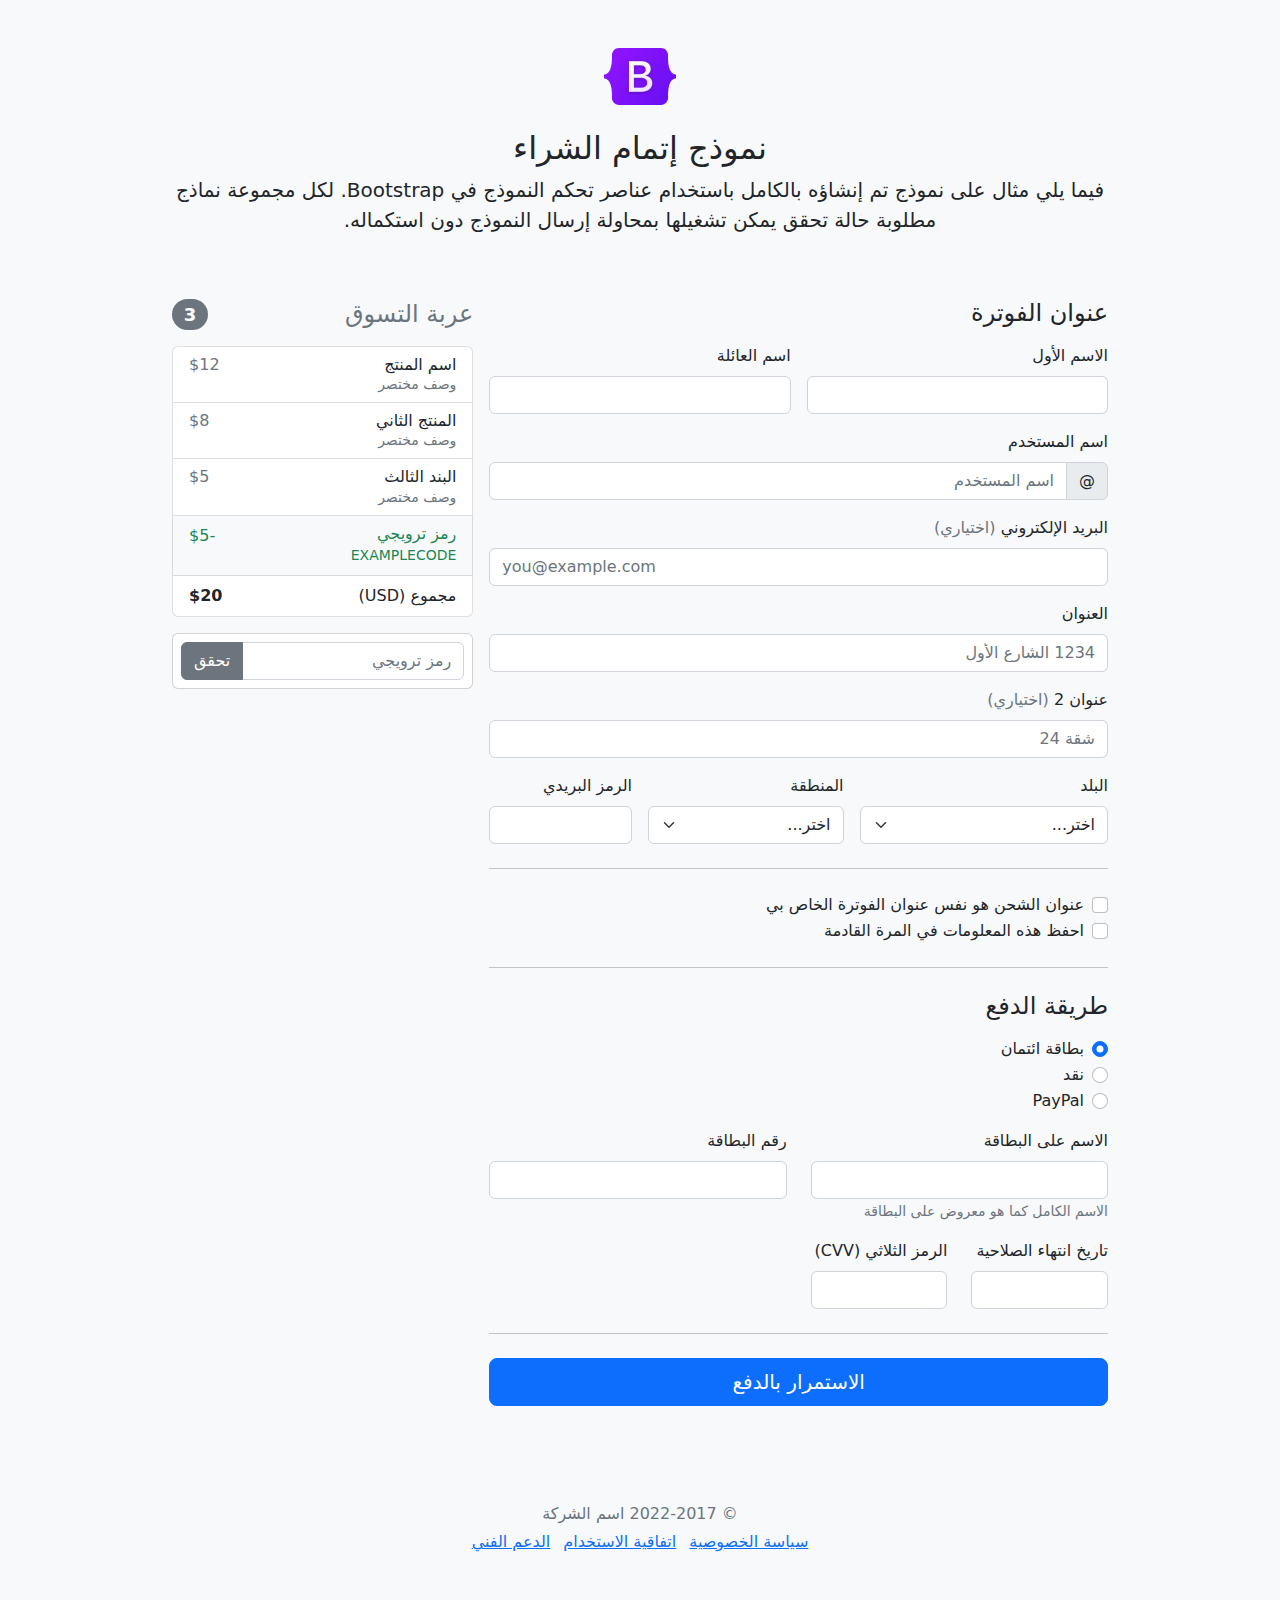
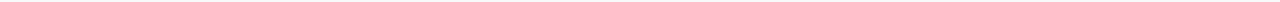
<file: bootstrap/bootstrap-5.2.3-examples/checkout-rtl/index.html>
<!doctype html>
<html lang="ar" dir="rtl">
  <head>
    <meta charset="utf-8">
    <meta name="viewport" content="width=device-width, initial-scale=1">
    <meta name="description" content="">
    <meta name="author" content="Mark Otto, Jacob Thornton, and Bootstrap contributors">
    <meta name="generator" content="Hugo 0.104.2">
    <title>مثال إتمام الشراء · Bootstrap v5.2</title>

    <link rel="canonical" href="https://getbootstrap.com/docs/5.2/examples/checkout-rtl/">

    

    

<link href="../assets/dist/css/bootstrap.rtl.min.css" rel="stylesheet">

    <style>
      .bd-placeholder-img {
        font-size: 1.125rem;
        text-anchor: middle;
        -webkit-user-select: none;
        -moz-user-select: none;
        user-select: none;
      }

      @media (min-width: 768px) {
        .bd-placeholder-img-lg {
          font-size: 3.5rem;
        }
      }

      .b-example-divider {
        height: 3rem;
        background-color: rgba(0, 0, 0, .1);
        border: solid rgba(0, 0, 0, .15);
        border-width: 1px 0;
        box-shadow: inset 0 .5em 1.5em rgba(0, 0, 0, .1), inset 0 .125em .5em rgba(0, 0, 0, .15);
      }

      .b-example-vr {
        flex-shrink: 0;
        width: 1.5rem;
        height: 100vh;
      }

      .bi {
        vertical-align: -.125em;
        fill: currentColor;
      }

      .nav-scroller {
        position: relative;
        z-index: 2;
        height: 2.75rem;
        overflow-y: hidden;
      }

      .nav-scroller .nav {
        display: flex;
        flex-wrap: nowrap;
        padding-bottom: 1rem;
        margin-top: -1px;
        overflow-x: auto;
        text-align: center;
        white-space: nowrap;
        -webkit-overflow-scrolling: touch;
      }
    </style>

    
    <!-- Custom styles for this template -->
    <link href="../checkout/form-validation.css" rel="stylesheet">
  </head>
  <body class="bg-light">
    
<div class="container">
  <main>
    <div class="py-5 text-center">
      <img class="d-block mx-auto mb-4" src="../assets/brand/bootstrap-logo.svg" alt="" width="72" height="57">
      <h2>نموذج إتمام الشراء</h2>
      <p class="lead">فيما يلي مثال على نموذج تم إنشاؤه بالكامل باستخدام عناصر تحكم النموذج في Bootstrap. لكل مجموعة نماذج مطلوبة حالة تحقق يمكن تشغيلها بمحاولة إرسال النموذج دون استكماله.</p>
    </div>

    <div class="row g-3">
      <div class="col-md-5 col-lg-4 order-md-last">
        <h4 class="d-flex justify-content-between align-items-center mb-3">
          <span class="text-muted">عربة التسوق</span>
          <span class="badge bg-secondary rounded-pill">3</span>
        </h4>
        <ul class="list-group mb-3">
          <li class="list-group-item d-flex justify-content-between lh-sm">
            <div>
              <h6 class="my-0">اسم المنتج</h6>
              <small class="text-muted">وصف مختصر</small>
            </div>
            <span class="text-muted">$12</span>
          </li>
          <li class="list-group-item d-flex justify-content-between lh-sm">
            <div>
              <h6 class="my-0">المنتج الثاني</h6>
              <small class="text-muted">وصف مختصر</small>
            </div>
            <span class="text-muted">$8</span>
          </li>
          <li class="list-group-item d-flex justify-content-between lh-sm">
            <div>
              <h6 class="my-0">البند الثالث</h6>
              <small class="text-muted">وصف مختصر</small>
            </div>
            <span class="text-muted">$5</span>
          </li>
          <li class="list-group-item d-flex justify-content-between bg-light">
            <div class="text-success">
              <h6 class="my-0">رمز ترويجي</h6>
              <small>EXAMPLECODE</small>
            </div>
            <span class="text-success">-$5</span>
          </li>
          <li class="list-group-item d-flex justify-content-between">
            <span>مجموع (USD)</span>
            <strong>$20</strong>
          </li>
        </ul>

        <form class="card p-2">
          <div class="input-group">
            <input type="text" class="form-control" placeholder="رمز ترويجي">
            <button type="submit" class="btn btn-secondary">تحقق</button>
          </div>
        </form>
      </div>
      <div class="col-md-7 col-lg-8">
        <h4 class="mb-3">عنوان الفوترة</h4>
        <form class="needs-validation" novalidate>
          <div class="row g-3">
            <div class="col-sm-6">
              <label for="firstName" class="form-label">الاسم الأول</label>
              <input type="text" class="form-control" id="firstName" placeholder="" value="" required>
              <div class="invalid-feedback">
                يرجى إدخال اسم أول صحيح.
              </div>
            </div>

            <div class="col-sm-6">
              <label for="lastName" class="form-label">اسم العائلة</label>
              <input type="text" class="form-control" id="lastName" placeholder="" value="" required>
              <div class="invalid-feedback">
                يرجى إدخال اسم عائلة صحيح.
              </div>
            </div>

            <div class="col-12">
              <label for="username" class="form-label">اسم المستخدم</label>
              <div class="input-group has-validation">
                <span class="input-group-text">@</span>
                <input type="text" class="form-control" id="username" placeholder="اسم المستخدم" required>
              <div class="invalid-feedback">
                اسم المستخدم الخاص بك مطلوب.
                </div>
              </div>
            </div>

            <div class="col-12">
              <label for="email" class="form-label">البريد الإلكتروني <span class="text-muted">(اختياري)</span></label>
              <input type="email" class="form-control" id="email" placeholder="you@example.com">
              <div class="invalid-feedback">
                يرجى إدخال عنوان بريد إلكتروني صحيح لتصلكم تحديثات الشحن.
              </div>
            </div>

            <div class="col-12">
              <label for="address" class="form-label">العنوان</label>
              <input type="text" class="form-control" id="address" placeholder="1234 الشارع الأول" required>
              <div class="invalid-feedback">
                يرجى إدخال عنوان الشحن الخاص بك.
              </div>
            </div>

            <div class="col-12">
              <label for="address2" class="form-label">عنوان 2 <span class="text-muted">(اختياري)</span></label>
              <input type="text" class="form-control" id="address2" placeholder="شقة 24">
            </div>

            <div class="col-md-5">
              <label for="country" class="form-label">البلد</label>
              <select class="form-select" id="country" required>
                <option value="">اختر...</option>
                <option>الولايات المتحدة الأمريكية</option>
              </select>
              <div class="invalid-feedback">
                يرجى اختيار بلد صحيح.
              </div>
            </div>

            <div class="col-md-4">
              <label for="state" class="form-label">المنطقة</label>
              <select class="form-select" id="state" required>
                <option value="">اختر...</option>
                <option>كاليفورنيا</option>
              </select>
              <div class="invalid-feedback">
                يرجى اختيار اسم منطقة صحيح.
              </div>
            </div>

            <div class="col-md-3">
              <label for="zip" class="form-label">الرمز البريدي</label>
              <input type="text" class="form-control" id="zip" placeholder="" required>
              <div class="invalid-feedback">
                الرمز البريدي مطلوب.
              </div>
            </div>
          </div>

          <hr class="my-4">

          <div class="form-check">
            <input type="checkbox" class="form-check-input" id="same-address">
            <label class="form-check-label" for="same-address">عنوان الشحن هو نفس عنوان الفوترة الخاص بي</label>
          </div>

          <div class="form-check">
            <input type="checkbox" class="form-check-input" id="save-info">
            <label class="form-check-label" for="save-info">احفظ هذه المعلومات في المرة القادمة</label>
          </div>

          <hr class="my-4">

          <h4 class="mb-3">طريقة الدفع</h4>

          <div class="my-3">
            <div class="form-check">
              <input id="credit" name="paymentMethod" type="radio" class="form-check-input" checked required>
              <label class="form-check-label" for="credit">بطاقة ائتمان</label>
            </div>
            <div class="form-check">
              <input id="cash" name="paymentMethod" type="radio" class="form-check-input" required>
              <label class="form-check-label" for="cash">نقد</label>
            </div>
            <div class="form-check">
              <input id="paypal" name="paymentMethod" type="radio" class="form-check-input" required>
              <label class="form-check-label" for="paypal">PayPal</label>
            </div>
          </div>

          <div class="row gy-3">
            <div class="col-md-6">
              <label for="cc-name" class="form-label">الاسم على البطاقة</label>
              <input type="text" class="form-control" id="cc-name" placeholder="" required>
              <small class="text-muted">الاسم الكامل كما هو معروض على البطاقة</small>
              <div class="invalid-feedback">
                الاسم على البطاقة مطلوب
              </div>
            </div>

            <div class="col-md-6">
              <label for="cc-number" class="form-label">رقم البطاقة</label>
              <input type="text" class="form-control" id="cc-number" placeholder="" required>
              <div class="invalid-feedback">
                رقم بطاقة الائتمان مطلوب
              </div>
            </div>

            <div class="col-md-3">
              <label for="cc-expiration" class="form-label">تاريخ انتهاء الصلاحية</label>
              <input type="text" class="form-control" id="cc-expiration" placeholder="" required>
              <div class="invalid-feedback">
                تاريخ انتهاء الصلاحية مطلوب
              </div>
            </div>

            <div class="col-md-3">
              <label for="cc-cvv" class="form-label">الرمز الثلاثي (CVV)</label>
              <input type="text" class="form-control" id="cc-cvv" placeholder="" required>
              <div class="invalid-feedback">
                رمز الحماية مطلوب
              </div>
            </div>
          </div>

          <hr class="my-4">

          <button class="w-100 btn btn-primary btn-lg" type="submit">الاستمرار بالدفع</button>
        </form>
      </div>
    </div>
  </main>
  <footer class="my-5 pt-5 text-muted text-center text-small">
    <p class="mb-1">&copy; 2022-2017 اسم الشركة</p>
    <ul class="list-inline">
      <li class="list-inline-item"><a href="#">سياسة الخصوصية</a></li>
      <li class="list-inline-item"><a href="#">اتفاقية الاستخدام</a></li>
      <li class="list-inline-item"><a href="#">الدعم الفني</a></li>
    </ul>
  </footer>
</div>


    <script src="../assets/dist/js/bootstrap.bundle.min.js"></script>

      <script src="../checkout/form-validation.js"></script>
  </body>
</html>
</file>
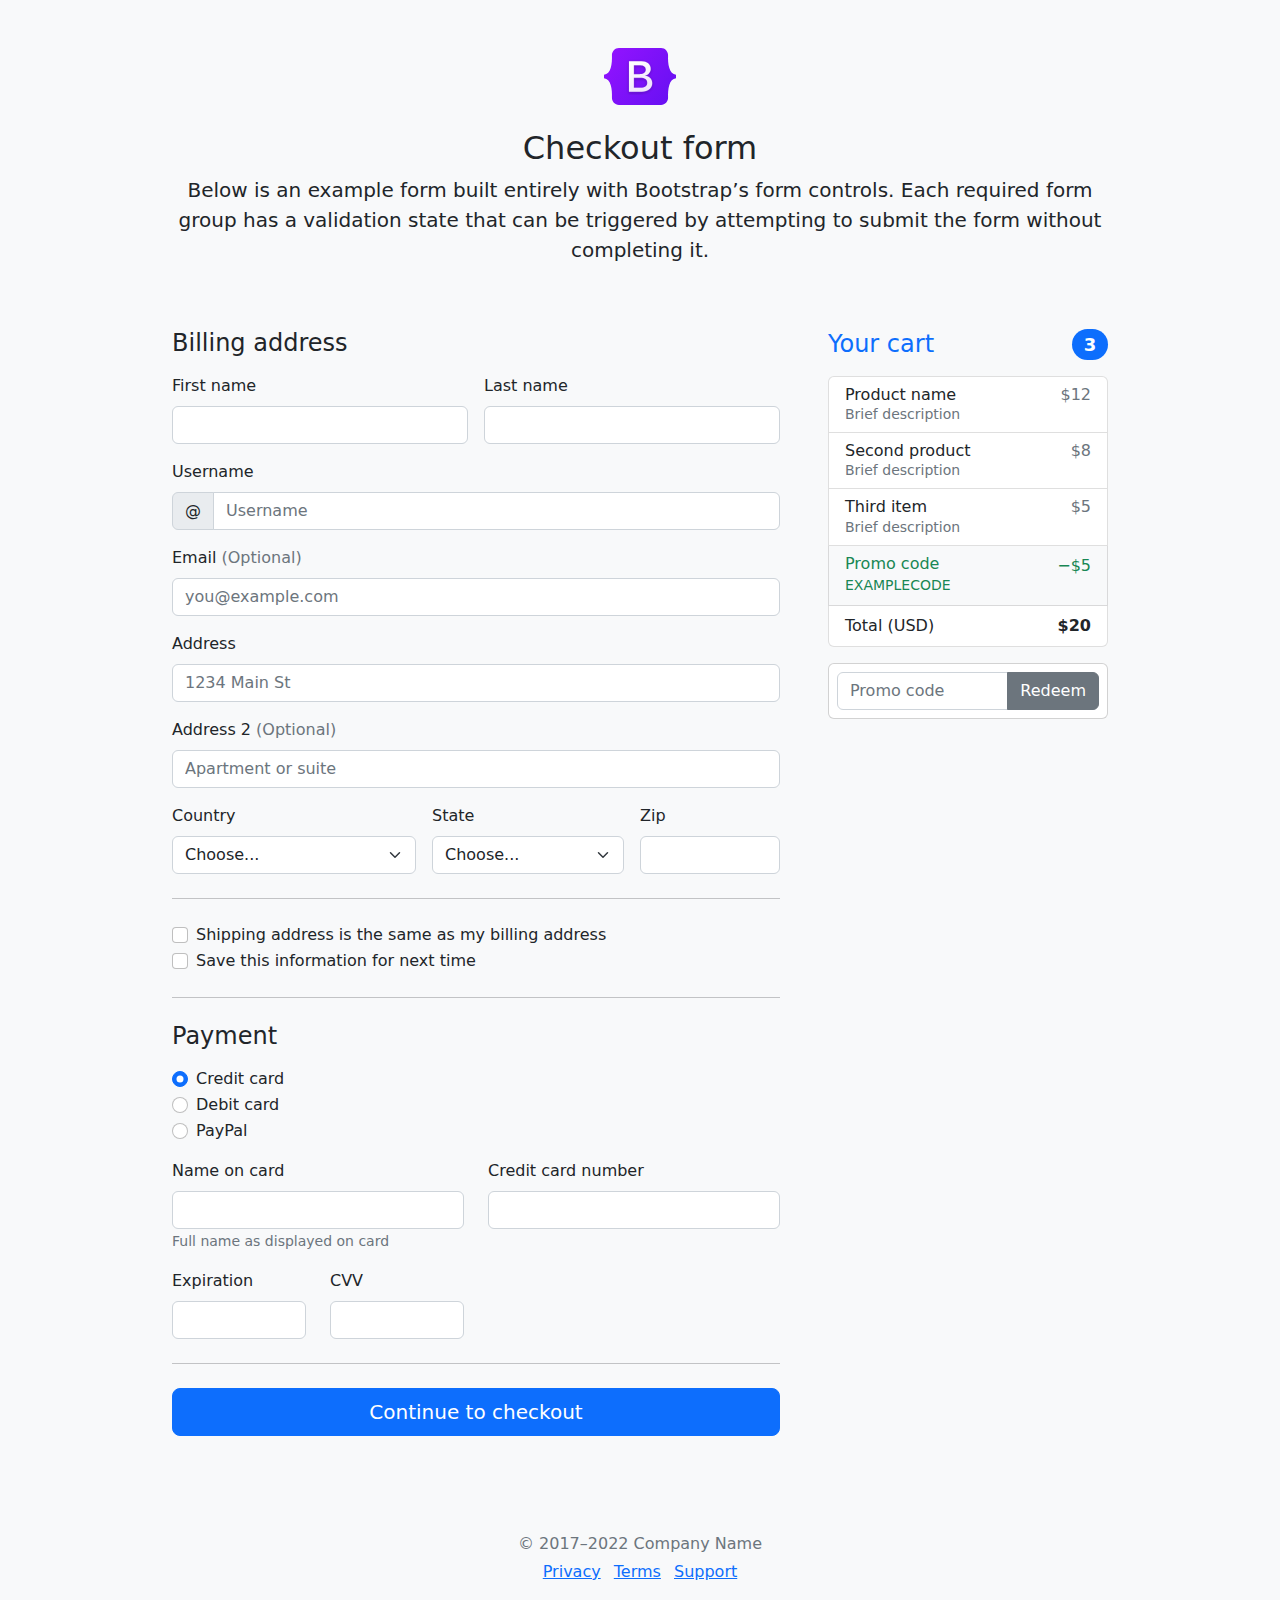
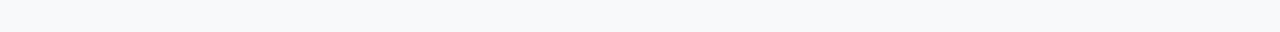
<file: bootstrap/bootstrap-5.2.3-examples/checkout/index.html>
<!doctype html>
<html lang="en">
  <head>
    <meta charset="utf-8">
    <meta name="viewport" content="width=device-width, initial-scale=1">
    <meta name="description" content="">
    <meta name="author" content="Mark Otto, Jacob Thornton, and Bootstrap contributors">
    <meta name="generator" content="Hugo 0.104.2">
    <title>Checkout example · Bootstrap v5.2</title>

    <link rel="canonical" href="https://getbootstrap.com/docs/5.2/examples/checkout/">

    

    

<link href="../assets/dist/css/bootstrap.min.css" rel="stylesheet">

    <style>
      .bd-placeholder-img {
        font-size: 1.125rem;
        text-anchor: middle;
        -webkit-user-select: none;
        -moz-user-select: none;
        user-select: none;
      }

      @media (min-width: 768px) {
        .bd-placeholder-img-lg {
          font-size: 3.5rem;
        }
      }

      .b-example-divider {
        height: 3rem;
        background-color: rgba(0, 0, 0, .1);
        border: solid rgba(0, 0, 0, .15);
        border-width: 1px 0;
        box-shadow: inset 0 .5em 1.5em rgba(0, 0, 0, .1), inset 0 .125em .5em rgba(0, 0, 0, .15);
      }

      .b-example-vr {
        flex-shrink: 0;
        width: 1.5rem;
        height: 100vh;
      }

      .bi {
        vertical-align: -.125em;
        fill: currentColor;
      }

      .nav-scroller {
        position: relative;
        z-index: 2;
        height: 2.75rem;
        overflow-y: hidden;
      }

      .nav-scroller .nav {
        display: flex;
        flex-wrap: nowrap;
        padding-bottom: 1rem;
        margin-top: -1px;
        overflow-x: auto;
        text-align: center;
        white-space: nowrap;
        -webkit-overflow-scrolling: touch;
      }
    </style>

    
    <!-- Custom styles for this template -->
    <link href="form-validation.css" rel="stylesheet">
  </head>
  <body class="bg-light">
    
<div class="container">
  <main>
    <div class="py-5 text-center">
      <img class="d-block mx-auto mb-4" src="../assets/brand/bootstrap-logo.svg" alt="" width="72" height="57">
      <h2>Checkout form</h2>
      <p class="lead">Below is an example form built entirely with Bootstrap’s form controls. Each required form group has a validation state that can be triggered by attempting to submit the form without completing it.</p>
    </div>

    <div class="row g-5">
      <div class="col-md-5 col-lg-4 order-md-last">
        <h4 class="d-flex justify-content-between align-items-center mb-3">
          <span class="text-primary">Your cart</span>
          <span class="badge bg-primary rounded-pill">3</span>
        </h4>
        <ul class="list-group mb-3">
          <li class="list-group-item d-flex justify-content-between lh-sm">
            <div>
              <h6 class="my-0">Product name</h6>
              <small class="text-muted">Brief description</small>
            </div>
            <span class="text-muted">$12</span>
          </li>
          <li class="list-group-item d-flex justify-content-between lh-sm">
            <div>
              <h6 class="my-0">Second product</h6>
              <small class="text-muted">Brief description</small>
            </div>
            <span class="text-muted">$8</span>
          </li>
          <li class="list-group-item d-flex justify-content-between lh-sm">
            <div>
              <h6 class="my-0">Third item</h6>
              <small class="text-muted">Brief description</small>
            </div>
            <span class="text-muted">$5</span>
          </li>
          <li class="list-group-item d-flex justify-content-between bg-light">
            <div class="text-success">
              <h6 class="my-0">Promo code</h6>
              <small>EXAMPLECODE</small>
            </div>
            <span class="text-success">−$5</span>
          </li>
          <li class="list-group-item d-flex justify-content-between">
            <span>Total (USD)</span>
            <strong>$20</strong>
          </li>
        </ul>

        <form class="card p-2">
          <div class="input-group">
            <input type="text" class="form-control" placeholder="Promo code">
            <button type="submit" class="btn btn-secondary">Redeem</button>
          </div>
        </form>
      </div>
      <div class="col-md-7 col-lg-8">
        <h4 class="mb-3">Billing address</h4>
        <form class="needs-validation" novalidate>
          <div class="row g-3">
            <div class="col-sm-6">
              <label for="firstName" class="form-label">First name</label>
              <input type="text" class="form-control" id="firstName" placeholder="" value="" required>
              <div class="invalid-feedback">
                Valid first name is required.
              </div>
            </div>

            <div class="col-sm-6">
              <label for="lastName" class="form-label">Last name</label>
              <input type="text" class="form-control" id="lastName" placeholder="" value="" required>
              <div class="invalid-feedback">
                Valid last name is required.
              </div>
            </div>

            <div class="col-12">
              <label for="username" class="form-label">Username</label>
              <div class="input-group has-validation">
                <span class="input-group-text">@</span>
                <input type="text" class="form-control" id="username" placeholder="Username" required>
              <div class="invalid-feedback">
                  Your username is required.
                </div>
              </div>
            </div>

            <div class="col-12">
              <label for="email" class="form-label">Email <span class="text-muted">(Optional)</span></label>
              <input type="email" class="form-control" id="email" placeholder="you@example.com">
              <div class="invalid-feedback">
                Please enter a valid email address for shipping updates.
              </div>
            </div>

            <div class="col-12">
              <label for="address" class="form-label">Address</label>
              <input type="text" class="form-control" id="address" placeholder="1234 Main St" required>
              <div class="invalid-feedback">
                Please enter your shipping address.
              </div>
            </div>

            <div class="col-12">
              <label for="address2" class="form-label">Address 2 <span class="text-muted">(Optional)</span></label>
              <input type="text" class="form-control" id="address2" placeholder="Apartment or suite">
            </div>

            <div class="col-md-5">
              <label for="country" class="form-label">Country</label>
              <select class="form-select" id="country" required>
                <option value="">Choose...</option>
                <option>United States</option>
              </select>
              <div class="invalid-feedback">
                Please select a valid country.
              </div>
            </div>

            <div class="col-md-4">
              <label for="state" class="form-label">State</label>
              <select class="form-select" id="state" required>
                <option value="">Choose...</option>
                <option>California</option>
              </select>
              <div class="invalid-feedback">
                Please provide a valid state.
              </div>
            </div>

            <div class="col-md-3">
              <label for="zip" class="form-label">Zip</label>
              <input type="text" class="form-control" id="zip" placeholder="" required>
              <div class="invalid-feedback">
                Zip code required.
              </div>
            </div>
          </div>

          <hr class="my-4">

          <div class="form-check">
            <input type="checkbox" class="form-check-input" id="same-address">
            <label class="form-check-label" for="same-address">Shipping address is the same as my billing address</label>
          </div>

          <div class="form-check">
            <input type="checkbox" class="form-check-input" id="save-info">
            <label class="form-check-label" for="save-info">Save this information for next time</label>
          </div>

          <hr class="my-4">

          <h4 class="mb-3">Payment</h4>

          <div class="my-3">
            <div class="form-check">
              <input id="credit" name="paymentMethod" type="radio" class="form-check-input" checked required>
              <label class="form-check-label" for="credit">Credit card</label>
            </div>
            <div class="form-check">
              <input id="debit" name="paymentMethod" type="radio" class="form-check-input" required>
              <label class="form-check-label" for="debit">Debit card</label>
            </div>
            <div class="form-check">
              <input id="paypal" name="paymentMethod" type="radio" class="form-check-input" required>
              <label class="form-check-label" for="paypal">PayPal</label>
            </div>
          </div>

          <div class="row gy-3">
            <div class="col-md-6">
              <label for="cc-name" class="form-label">Name on card</label>
              <input type="text" class="form-control" id="cc-name" placeholder="" required>
              <small class="text-muted">Full name as displayed on card</small>
              <div class="invalid-feedback">
                Name on card is required
              </div>
            </div>

            <div class="col-md-6">
              <label for="cc-number" class="form-label">Credit card number</label>
              <input type="text" class="form-control" id="cc-number" placeholder="" required>
              <div class="invalid-feedback">
                Credit card number is required
              </div>
            </div>

            <div class="col-md-3">
              <label for="cc-expiration" class="form-label">Expiration</label>
              <input type="text" class="form-control" id="cc-expiration" placeholder="" required>
              <div class="invalid-feedback">
                Expiration date required
              </div>
            </div>

            <div class="col-md-3">
              <label for="cc-cvv" class="form-label">CVV</label>
              <input type="text" class="form-control" id="cc-cvv" placeholder="" required>
              <div class="invalid-feedback">
                Security code required
              </div>
            </div>
          </div>

          <hr class="my-4">

          <button class="w-100 btn btn-primary btn-lg" type="submit">Continue to checkout</button>
        </form>
      </div>
    </div>
  </main>

  <footer class="my-5 pt-5 text-muted text-center text-small">
    <p class="mb-1">&copy; 2017–2022 Company Name</p>
    <ul class="list-inline">
      <li class="list-inline-item"><a href="#">Privacy</a></li>
      <li class="list-inline-item"><a href="#">Terms</a></li>
      <li class="list-inline-item"><a href="#">Support</a></li>
    </ul>
  </footer>
</div>


    <script src="../assets/dist/js/bootstrap.bundle.min.js"></script>

      <script src="form-validation.js"></script>
  </body>
</html>
</file>
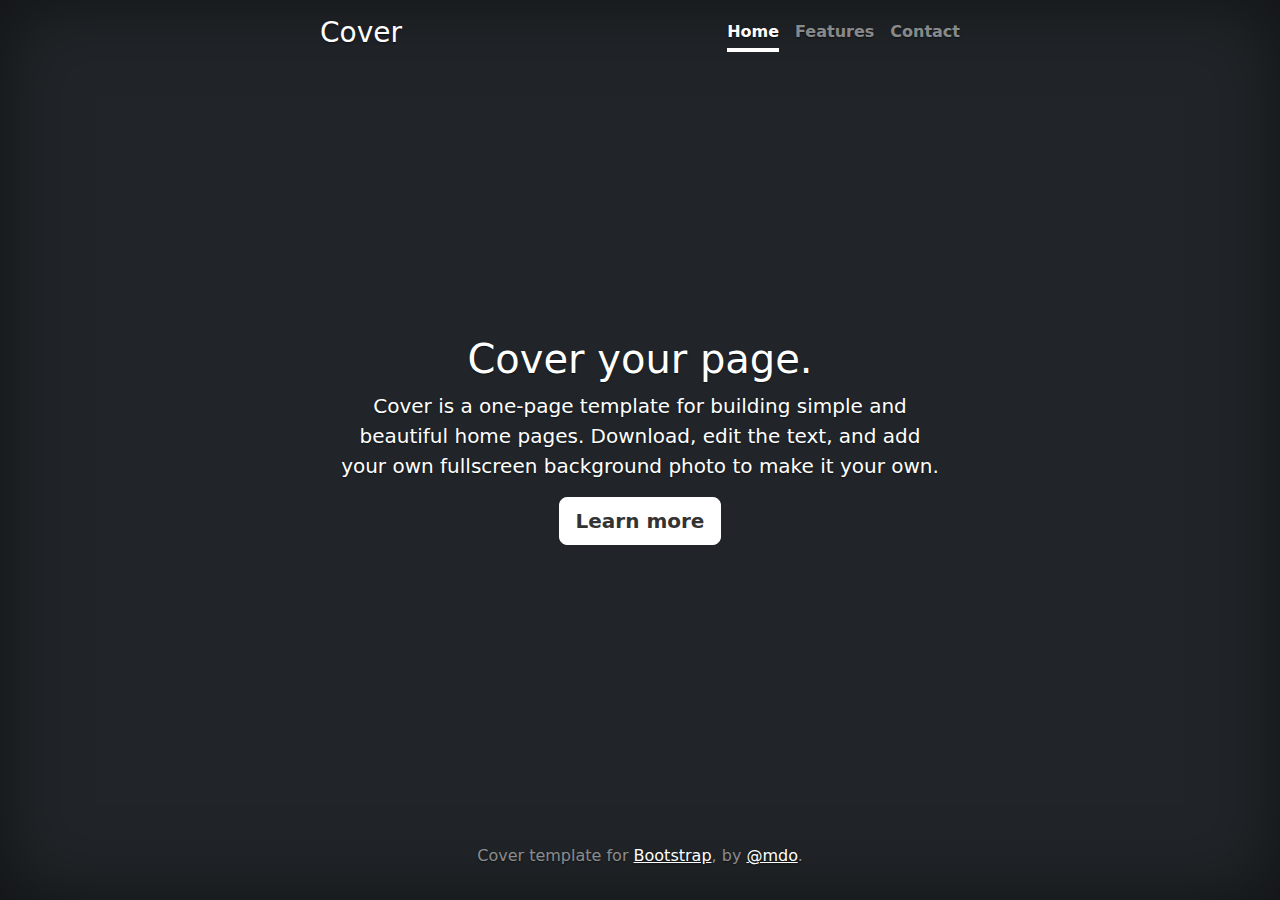
<file: bootstrap/bootstrap-5.2.3-examples/cover/index.html>
<!doctype html>
<html lang="en" class="h-100">
  <head>
    <meta charset="utf-8">
    <meta name="viewport" content="width=device-width, initial-scale=1">
    <meta name="description" content="">
    <meta name="author" content="Mark Otto, Jacob Thornton, and Bootstrap contributors">
    <meta name="generator" content="Hugo 0.104.2">
    <title>Cover Template · Bootstrap v5.2</title>

    <link rel="canonical" href="https://getbootstrap.com/docs/5.2/examples/cover/">

    

    

<link href="../assets/dist/css/bootstrap.min.css" rel="stylesheet">

    <style>
      .bd-placeholder-img {
        font-size: 1.125rem;
        text-anchor: middle;
        -webkit-user-select: none;
        -moz-user-select: none;
        user-select: none;
      }

      @media (min-width: 768px) {
        .bd-placeholder-img-lg {
          font-size: 3.5rem;
        }
      }

      .b-example-divider {
        height: 3rem;
        background-color: rgba(0, 0, 0, .1);
        border: solid rgba(0, 0, 0, .15);
        border-width: 1px 0;
        box-shadow: inset 0 .5em 1.5em rgba(0, 0, 0, .1), inset 0 .125em .5em rgba(0, 0, 0, .15);
      }

      .b-example-vr {
        flex-shrink: 0;
        width: 1.5rem;
        height: 100vh;
      }

      .bi {
        vertical-align: -.125em;
        fill: currentColor;
      }

      .nav-scroller {
        position: relative;
        z-index: 2;
        height: 2.75rem;
        overflow-y: hidden;
      }

      .nav-scroller .nav {
        display: flex;
        flex-wrap: nowrap;
        padding-bottom: 1rem;
        margin-top: -1px;
        overflow-x: auto;
        text-align: center;
        white-space: nowrap;
        -webkit-overflow-scrolling: touch;
      }
    </style>

    
    <!-- Custom styles for this template -->
    <link href="cover.css" rel="stylesheet">
  </head>
  <body class="d-flex h-100 text-center text-bg-dark">
    
<div class="cover-container d-flex w-100 h-100 p-3 mx-auto flex-column">
  <header class="mb-auto">
    <div>
      <h3 class="float-md-start mb-0">Cover</h3>
      <nav class="nav nav-masthead justify-content-center float-md-end">
        <a class="nav-link fw-bold py-1 px-0 active" aria-current="page" href="#">Home</a>
        <a class="nav-link fw-bold py-1 px-0" href="#">Features</a>
        <a class="nav-link fw-bold py-1 px-0" href="#">Contact</a>
      </nav>
    </div>
  </header>

  <main class="px-3">
    <h1>Cover your page.</h1>
    <p class="lead">Cover is a one-page template for building simple and beautiful home pages. Download, edit the text, and add your own fullscreen background photo to make it your own.</p>
    <p class="lead">
      <a href="#" class="btn btn-lg btn-secondary fw-bold border-white bg-white">Learn more</a>
    </p>
  </main>

  <footer class="mt-auto text-white-50">
    <p>Cover template for <a href="https://getbootstrap.com/" class="text-white">Bootstrap</a>, by <a href="https://twitter.com/mdo" class="text-white">@mdo</a>.</p>
  </footer>
</div>


    
  </body>
</html>
</file>
<file: headers.css>
.form-control-dark {
  border-color: var(--bs-gray);
}
.form-control-dark:focus {
  border-color: #fff;
  box-shadow: 0 0 0 .25rem rgba(255, 255, 255, .25);
}

.text-small {
  font-size: 85%;
}

.dropdown-toggle {
  outline: 0;
}
</file>
<file: pricing/pricing.css>
body {
  background-color: white;
}

.container {
  max-width: 960px;
}

.pricing-header {
  max-width: 700px;
}
</file>
<file: header.css>
.bd-placeholder-img {
    font-size: 1.125rem;
    text-anchor: middle;
    -webkit-user-select: none;
    -moz-user-select: none;
    user-select: none;
  }

  @media (min-width: 768px) {
    .bd-placeholder-img-lg {
      font-size: 3.5rem;
    }
  }

  .b-example-divider {
    height: 3rem;
    background-color: rgba(0, 0, 0, .1);
    border: solid rgba(0, 0, 0, .15);
    border-width: 1px 0;
    box-shadow: inset 0 .5em 1.5em rgba(0, 0, 0, .1), inset 0 .125em .5em rgba(0, 0, 0, .15);
  }

  .b-example-vr {
    flex-shrink: 0;
    width: 1.5rem;
    height: 100vh;
  }

  .bi {
    vertical-align: -.125em;
    fill: currentColor;
  }

  .nav-scroller {
    position: relative;
    z-index: 2;
    height: 2.75rem;
    overflow-y: hidden;
  }

  .nav-scroller .nav {
    display: flex;
    flex-wrap: nowrap;
    padding-bottom: 1rem;
    margin-top: -1px;
    overflow-x: auto;
    text-align: center;
    white-space: nowrap;
    -webkit-overflow-scrolling: touch;
  }
  
  .form-control-dark {
    border-color: var(--bs-gray);
  }
  .form-control-dark:focus {
    border-color: #fff;
    box-shadow: 0 0 0 .25rem rgba(255, 255, 255, .25);
  }
  
  .text-small {
    font-size: 85%;
  }
  
  .dropdown-toggle {
    outline: 0;
  }
</file>
<file: bootstrap/bootstrap-5.2.3-examples/blog/blog.rtl.css>
/* stylelint-disable selector-list-comma-newline-after */

.blog-header {
  border-bottom: 1px solid #e5e5e5;
}

.blog-header-logo {
  font-family: Amiri, Georgia, "Times New Roman", serif;
  font-size: 2.25rem;
}

.blog-header-logo:hover {
  text-decoration: none;
}

h1, h2, h3, h4, h5, h6 {
  font-family: Amiri, Georgia, "Times New Roman", serif;
}

.display-4 {
  font-size: 2.5rem;
}
@media (min-width: 768px) {
  .display-4 {
    font-size: 3rem;
  }
}

.flex-auto {
  flex: 0 0 auto;
}

.h-250 { height: 250px; }
@media (min-width: 768px) {
  .h-md-250 { height: 250px; }
}

/* Pagination */
.blog-pagination {
  margin-bottom: 4rem;
}

/*
 * Blog posts
 */
.blog-post {
  margin-bottom: 4rem;
}
.blog-post-title {
  font-size: 2.5rem;
}
.blog-post-meta {
  margin-bottom: 1.25rem;
  color: #727272;
}

/*
 * Footer
 */
.blog-footer {
  padding: 2.5rem 0;
  color: #727272;
  text-align: center;
  background-color: #f9f9f9;
  border-top: .05rem solid #e5e5e5;
}
.blog-footer p:last-child {
  margin-bottom: 0;
}
</file>
<file: bootstrap/bootstrap-5.2.3-examples/blog/blog.css>
/* stylelint-disable selector-list-comma-newline-after */

.blog-header {
  border-bottom: 1px solid #e5e5e5;
}

.blog-header-logo {
  font-family: "Playfair Display", Georgia, "Times New Roman", serif/*rtl:Amiri, Georgia, "Times New Roman", serif*/;
  font-size: 2.25rem;
}

.blog-header-logo:hover {
  text-decoration: none;
}

h1, h2, h3, h4, h5, h6 {
  font-family: "Playfair Display", Georgia, "Times New Roman", serif/*rtl:Amiri, Georgia, "Times New Roman", serif*/;
}

.display-4 {
  font-size: 2.5rem;
}
@media (min-width: 768px) {
  .display-4 {
    font-size: 3rem;
  }
}

.flex-auto {
  flex: 0 0 auto;
}

.h-250 { height: 250px; }
@media (min-width: 768px) {
  .h-md-250 { height: 250px; }
}

/* Pagination */
.blog-pagination {
  margin-bottom: 4rem;
}

/*
 * Blog posts
 */
.blog-post {
  margin-bottom: 4rem;
}
.blog-post-title {
  font-size: 2.5rem;
}
.blog-post-meta {
  margin-bottom: 1.25rem;
  color: #727272;
}

/*
 * Footer
 */
.blog-footer {
  padding: 2.5rem 0;
  color: #727272;
  text-align: center;
  background-color: #f9f9f9;
  border-top: .05rem solid #e5e5e5;
}
.blog-footer p:last-child {
  margin-bottom: 0;
}
</file>
<file: bootstrap/bootstrap-5.2.3-examples/carousel/carousel.rtl.css>
/* GLOBAL STYLES
-------------------------------------------------- */
/* Padding below the footer and lighter body text */

body {
  padding-top: 3rem;
  padding-bottom: 3rem;
  color: #5a5a5a;
}


/* CUSTOMIZE THE CAROUSEL
-------------------------------------------------- */

/* Carousel base class */
.carousel {
  margin-bottom: 4rem;
}
/* Since positioning the image, we need to help out the caption */
.carousel-caption {
  bottom: 3rem;
  z-index: 10;
}

/* Declare heights because of positioning of img element */
.carousel-item {
  height: 32rem;
}


/* MARKETING CONTENT
-------------------------------------------------- */

/* Center align the text within the three columns below the carousel */
.marketing .col-lg-4 {
  margin-bottom: 1.5rem;
  text-align: center;
}
.marketing .col-lg-4 p {
  margin-right: .75rem;
  margin-left: .75rem;
}


/* Featurettes
------------------------- */

.featurette-divider {
  margin: 5rem 0; /* Space out the Bootstrap <hr> more */
}

/* Thin out the marketing headings */

/* RESPONSIVE CSS
-------------------------------------------------- */

@media (min-width: 40em) {
  /* Bump up size of carousel content */
  .carousel-caption p {
    margin-bottom: 1.25rem;
    font-size: 1.25rem;
    line-height: 1.4;
  }

  .featurette-heading {
    font-size: 50px;
  }
}

@media (min-width: 62em) {
  .featurette-heading {
    margin-top: 7rem;
  }
}
</file>
<file: bootstrap/bootstrap-5.2.3-examples/carousel/carousel.css>
/* GLOBAL STYLES
-------------------------------------------------- */
/* Padding below the footer and lighter body text */

body {
  padding-top: 3rem;
  padding-bottom: 3rem;
  color: #5a5a5a;
}


/* CUSTOMIZE THE CAROUSEL
-------------------------------------------------- */

/* Carousel base class */
.carousel {
  margin-bottom: 4rem;
}
/* Since positioning the image, we need to help out the caption */
.carousel-caption {
  bottom: 3rem;
  z-index: 10;
}

/* Declare heights because of positioning of img element */
.carousel-item {
  height: 32rem;
}


/* MARKETING CONTENT
-------------------------------------------------- */

/* Center align the text within the three columns below the carousel */
.marketing .col-lg-4 {
  margin-bottom: 1.5rem;
  text-align: center;
}
/* rtl:begin:ignore */
.marketing .col-lg-4 p {
  margin-right: .75rem;
  margin-left: .75rem;
}
/* rtl:end:ignore */


/* Featurettes
------------------------- */

.featurette-divider {
  margin: 5rem 0; /* Space out the Bootstrap <hr> more */
}

/* Thin out the marketing headings */
/* rtl:begin:remove */
.featurette-heading {
  letter-spacing: -.05rem;
}

/* rtl:end:remove */

/* RESPONSIVE CSS
-------------------------------------------------- */

@media (min-width: 40em) {
  /* Bump up size of carousel content */
  .carousel-caption p {
    margin-bottom: 1.25rem;
    font-size: 1.25rem;
    line-height: 1.4;
  }

  .featurette-heading {
    font-size: 50px;
  }
}

@media (min-width: 62em) {
  .featurette-heading {
    margin-top: 7rem;
  }
}
</file>
<file: bootstrap/bootstrap-5.2.3-examples/checkout/form-validation.css>
.container {
  max-width: 960px;
}
</file>
<file: bootstrap/bootstrap-5.2.3-examples/cover/cover.css>
/*
 * Globals
 */


/* Custom default button */
.btn-secondary,
.btn-secondary:hover,
.btn-secondary:focus {
  color: #333;
  text-shadow: none; /* Prevent inheritance from `body` */
}


/*
 * Base structure
 */

body {
  text-shadow: 0 .05rem .1rem rgba(0, 0, 0, .5);
  box-shadow: inset 0 0 5rem rgba(0, 0, 0, .5);
}

.cover-container {
  max-width: 42em;
}


/*
 * Header
 */

.nav-masthead .nav-link {
  color: rgba(255, 255, 255, .5);
  border-bottom: .25rem solid transparent;
}

.nav-masthead .nav-link:hover,
.nav-masthead .nav-link:focus {
  border-bottom-color: rgba(255, 255, 255, .25);
}

.nav-masthead .nav-link + .nav-link {
  margin-left: 1rem;
}

.nav-masthead .active {
  color: #fff;
  border-bottom-color: #fff;
}
</file>
<file: bootstrap/bootstrap-5.2.3-examples/cheatsheet/cheatsheet.rtl.css>
body {
  scroll-behavior: smooth;
}

/**
 * Bootstrap "Journal code" icon
 * @link https://icons.getbootstrap.com/icons/journal-code/
 */
.bd-heading a::before {
  display: inline-block;
  width: 1em;
  height: 1em;
  margin-left: .25rem;
  content: "";
  background-image: url("data:image/svg+xml,%3Csvg xmlns='http://www.w3.org/2000/svg' fill='%25230d6efd' viewBox='0 0 16 16'%3E%3Cpath d='M4 1h8a2 2 0 0 1 2 2v10a2 2 0 0 1-2 2H4a2 2 0 0 1-2-2h1a1 1 0 0 0 1 1h8a1 1 0 0 0 1-1V3a1 1 0 0 0-1-1H4a1 1 0 0 0-1 1H2a2 2 0 0 1 2-2z'/%3E%3Cpath d='M2 5v-.5a.5.5 0 0 1 1 0V5h.5a.5.5 0 0 1 0 1h-2a.5.5 0 0 1 0-1H2zm0 3v-.5a.5.5 0 0 1 1 0V8h.5a.5.5 0 0 1 0 1h-2a.5.5 0 0 1 0-1H2zm0 3v-.5a.5.5 0 0 1 1 0v.5h.5a.5.5 0 0 1 0 1h-2a.5.5 0 0 1 0-1H2z'/%3E%3Cpath fill-rule='evenodd' d='M8.646 5.646a.5.5 0 0 1 .708 0l2 2a.5.5 0 0 1 0 .708l-2 2a.5.5 0 0 1-.708-.708L10.293 8 8.646 6.354a.5.5 0 0 1 0-.708zm-1.292 0a.5.5 0 0 0-.708 0l-2 2a.5.5 0 0 0 0 .708l2 2a.5.5 0 0 0 .708-.708L5.707 8l1.647-1.646a.5.5 0 0 0 0-.708z'/%3E%3C/svg%3E");
  background-size: 1em;
}

/* stylelint-disable-next-line selector-max-universal */
.bd-heading + div > * + * {
  margin-top: 3rem;
}

/* Table of contents */
.bd-aside a {
  padding: .1875rem .5rem;
  margin-top: .125rem;
  margin-right: .3125rem;
  color: rgba(0, 0, 0, .65);
}

.bd-aside a:hover,
.bd-aside a:focus {
  color: rgba(0, 0, 0, .85);
  background-color: rgba(121, 82, 179, .1);
}

.bd-aside .active {
  font-weight: 600;
  color: rgba(0, 0, 0, .85);
}

.bd-aside .btn {
  padding: .25rem .5rem;
  font-weight: 600;
  color: rgba(0, 0, 0, .65);
}

.bd-aside .btn:hover,
.bd-aside .btn:focus {
  color: rgba(0, 0, 0, .85);
  background-color: rgba(121, 82, 179, .1);
}

.bd-aside .btn:focus {
  box-shadow: 0 0 0 1px rgba(121, 82, 179, .7);
}

.bd-aside .btn::before {
  width: 1.25em;
  line-height: 0;
  content: url("data:image/svg+xml,%3csvg xmlns='http://www.w3.org/2000/svg' width='16' height='16' viewBox='0 0 16 16'%3e%3cpath fill='none' stroke='rgba%280,0,0,.5%29' stroke-linecap='round' stroke-linejoin='round' stroke-width='2' d='M5 14l6-6-6-6'/%3e%3c/svg%3e");
  transition: transform .35s ease;
  transform: rotate(180deg) translateX(-2px);
  transform-origin: .5em 50%;
}

.bd-aside .btn[aria-expanded="true"]::before {
  transform: rotate(90deg);
}


/* Examples */
.scrollspy-example {
  height: 200px;
}

[id="modal"] .bd-example .btn,
[id="buttons"] .bd-example .btn,
[id="tooltips"] .bd-example .btn,
[id="popovers"] .bd-example .btn,
[id="dropdowns"] .bd-example .btn-group,
[id="dropdowns"] .bd-example .dropdown,
[id="dropdowns"] .bd-example .dropup,
[id="dropdowns"] .bd-example .dropend,
[id="dropdowns"] .bd-example .dropstart {
  margin: 0 0 1rem 1rem;
}

/* Layout */
@media (min-width: 1200px) {
  body {
    display: grid;
    grid-template-rows: auto;
    grid-template-columns: 1fr 4fr 1fr;
    gap: 1rem;
  }

  .bd-header {
    position: fixed;
    top: 0;
    right: 0;
    left: 0;
    z-index: 1030;
    grid-column: 1 / span 3;
  }

  .bd-aside,
  .bd-cheatsheet {
    padding-top: 4rem;
  }

  /**
   * 1. Too bad only Firefox supports subgrids ATM
   */
  .bd-cheatsheet,
  .bd-cheatsheet section,
  .bd-cheatsheet article {
    display: inherit; /* 1 */
    grid-template-rows: auto;
    grid-template-columns: 1fr 4fr;
    grid-column: 1 / span 2;
    gap: inherit; /* 1 */
  }

  .bd-aside {
    grid-area: 1 / 3;
    scroll-margin-top: 4rem;
  }

  .bd-cheatsheet section,
  .bd-cheatsheet section > h2 {
    top: 2rem;
    scroll-margin-top: 2rem;
  }

  .bd-cheatsheet section > h2::before {
    position: absolute;
    top: 0;
    right: 0;
    bottom: -2rem;
    left: 0;
    z-index: -1;
    content: "";
    background-image: linear-gradient(to bottom, rgba(255, 255, 255, 1) calc(100% - 3rem), rgba(255, 255, 255, .01));
  }

  .bd-cheatsheet article,
  .bd-cheatsheet .bd-heading {
    top: 8rem;
    scroll-margin-top: 8rem;
  }

  .bd-cheatsheet .bd-heading {
    z-index: 1;
  }
}
</file>
<file: bootstrap/bootstrap-5.2.3-examples/cheatsheet/cheatsheet.css>
body {
  scroll-behavior: smooth;
}

/**
 * Bootstrap "Journal code" icon
 * @link https://icons.getbootstrap.com/icons/journal-code/
 */
.bd-heading a::before {
  display: inline-block;
  width: 1em;
  height: 1em;
  margin-right: .25rem;
  content: "";
  background-image: url("data:image/svg+xml,%3Csvg xmlns='http://www.w3.org/2000/svg' fill='%25230d6efd' viewBox='0 0 16 16'%3E%3Cpath d='M4 1h8a2 2 0 0 1 2 2v10a2 2 0 0 1-2 2H4a2 2 0 0 1-2-2h1a1 1 0 0 0 1 1h8a1 1 0 0 0 1-1V3a1 1 0 0 0-1-1H4a1 1 0 0 0-1 1H2a2 2 0 0 1 2-2z'/%3E%3Cpath d='M2 5v-.5a.5.5 0 0 1 1 0V5h.5a.5.5 0 0 1 0 1h-2a.5.5 0 0 1 0-1H2zm0 3v-.5a.5.5 0 0 1 1 0V8h.5a.5.5 0 0 1 0 1h-2a.5.5 0 0 1 0-1H2zm0 3v-.5a.5.5 0 0 1 1 0v.5h.5a.5.5 0 0 1 0 1h-2a.5.5 0 0 1 0-1H2z'/%3E%3Cpath fill-rule='evenodd' d='M8.646 5.646a.5.5 0 0 1 .708 0l2 2a.5.5 0 0 1 0 .708l-2 2a.5.5 0 0 1-.708-.708L10.293 8 8.646 6.354a.5.5 0 0 1 0-.708zm-1.292 0a.5.5 0 0 0-.708 0l-2 2a.5.5 0 0 0 0 .708l2 2a.5.5 0 0 0 .708-.708L5.707 8l1.647-1.646a.5.5 0 0 0 0-.708z'/%3E%3C/svg%3E");
  background-size: 1em;
}

/* stylelint-disable-next-line selector-max-universal */
.bd-heading + div > * + * {
  margin-top: 3rem;
}

/* Table of contents */
.bd-aside a {
  padding: .1875rem .5rem;
  margin-top: .125rem;
  margin-left: .3125rem;
  color: rgba(0, 0, 0, .65);
}

.bd-aside a:hover,
.bd-aside a:focus {
  color: rgba(0, 0, 0, .85);
  background-color: rgba(121, 82, 179, .1);
}

.bd-aside .active {
  font-weight: 600;
  color: rgba(0, 0, 0, .85);
}

.bd-aside .btn {
  padding: .25rem .5rem;
  font-weight: 600;
  color: rgba(0, 0, 0, .65);
}

.bd-aside .btn:hover,
.bd-aside .btn:focus {
  color: rgba(0, 0, 0, .85);
  background-color: rgba(121, 82, 179, .1);
}

.bd-aside .btn:focus {
  box-shadow: 0 0 0 1px rgba(121, 82, 179, .7);
}

.bd-aside .btn::before {
  width: 1.25em;
  line-height: 0;
  content: url("data:image/svg+xml,%3csvg xmlns='http://www.w3.org/2000/svg' width='16' height='16' viewBox='0 0 16 16'%3e%3cpath fill='none' stroke='rgba%280,0,0,.5%29' stroke-linecap='round' stroke-linejoin='round' stroke-width='2' d='M5 14l6-6-6-6'/%3e%3c/svg%3e");
  transition: transform .35s ease;

  /* rtl:raw:
  transform: rotate(180deg) translateX(-2px);
  */
  transform-origin: .5em 50%;
}

.bd-aside .btn[aria-expanded="true"]::before {
  transform: rotate(90deg)/* rtl:ignore */;
}


/* Examples */
.scrollspy-example {
  height: 200px;
}

[id="modal"] .bd-example .btn,
[id="buttons"] .bd-example .btn,
[id="tooltips"] .bd-example .btn,
[id="popovers"] .bd-example .btn,
[id="dropdowns"] .bd-example .btn-group,
[id="dropdowns"] .bd-example .dropdown,
[id="dropdowns"] .bd-example .dropup,
[id="dropdowns"] .bd-example .dropend,
[id="dropdowns"] .bd-example .dropstart {
  margin: 0 1rem 1rem 0;
}

/* Layout */
@media (min-width: 1200px) {
  body {
    display: grid;
    grid-template-rows: auto;
    grid-template-columns: 1fr 4fr 1fr;
    gap: 1rem;
  }

  .bd-header {
    position: fixed;
    top: 0;
    /* rtl:begin:ignore */
    right: 0;
    left: 0;
    /* rtl:end:ignore */
    z-index: 1030;
    grid-column: 1 / span 3;
  }

  .bd-aside,
  .bd-cheatsheet {
    padding-top: 4rem;
  }

  /**
   * 1. Too bad only Firefox supports subgrids ATM
   */
  .bd-cheatsheet,
  .bd-cheatsheet section,
  .bd-cheatsheet article {
    display: inherit; /* 1 */
    grid-template-rows: auto;
    grid-template-columns: 1fr 4fr;
    grid-column: 1 / span 2;
    gap: inherit; /* 1 */
  }

  .bd-aside {
    grid-area: 1 / 3;
    scroll-margin-top: 4rem;
  }

  .bd-cheatsheet section,
  .bd-cheatsheet section > h2 {
    top: 2rem;
    scroll-margin-top: 2rem;
  }

  .bd-cheatsheet section > h2::before {
    position: absolute;
    /* rtl:begin:ignore */
    top: 0;
    right: 0;
    bottom: -2rem;
    left: 0;
    /* rtl:end:ignore */
    z-index: -1;
    content: "";
    background-image: linear-gradient(to bottom, rgba(255, 255, 255, 1) calc(100% - 3rem), rgba(255, 255, 255, .01));
  }

  .bd-cheatsheet article,
  .bd-cheatsheet .bd-heading {
    top: 8rem;
    scroll-margin-top: 8rem;
  }

  .bd-cheatsheet .bd-heading {
    z-index: 1;
  }
}
</file>
